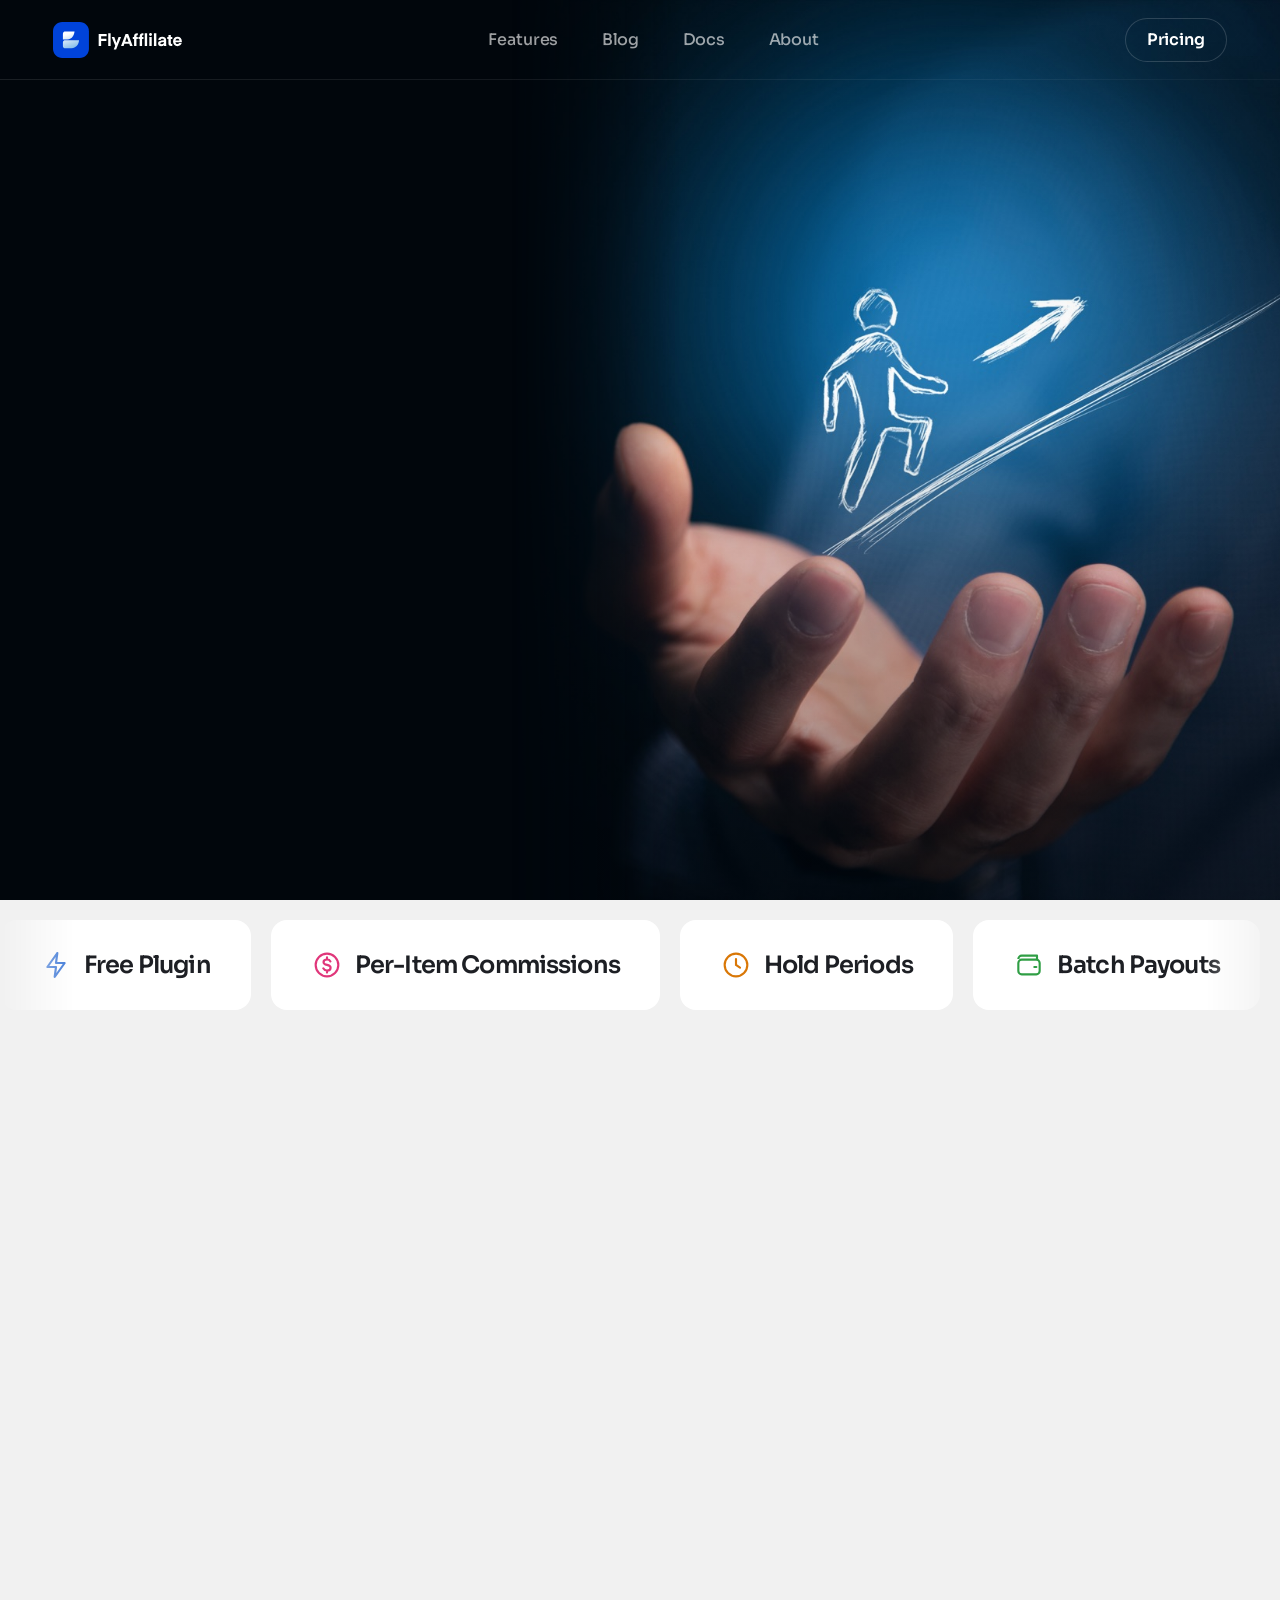
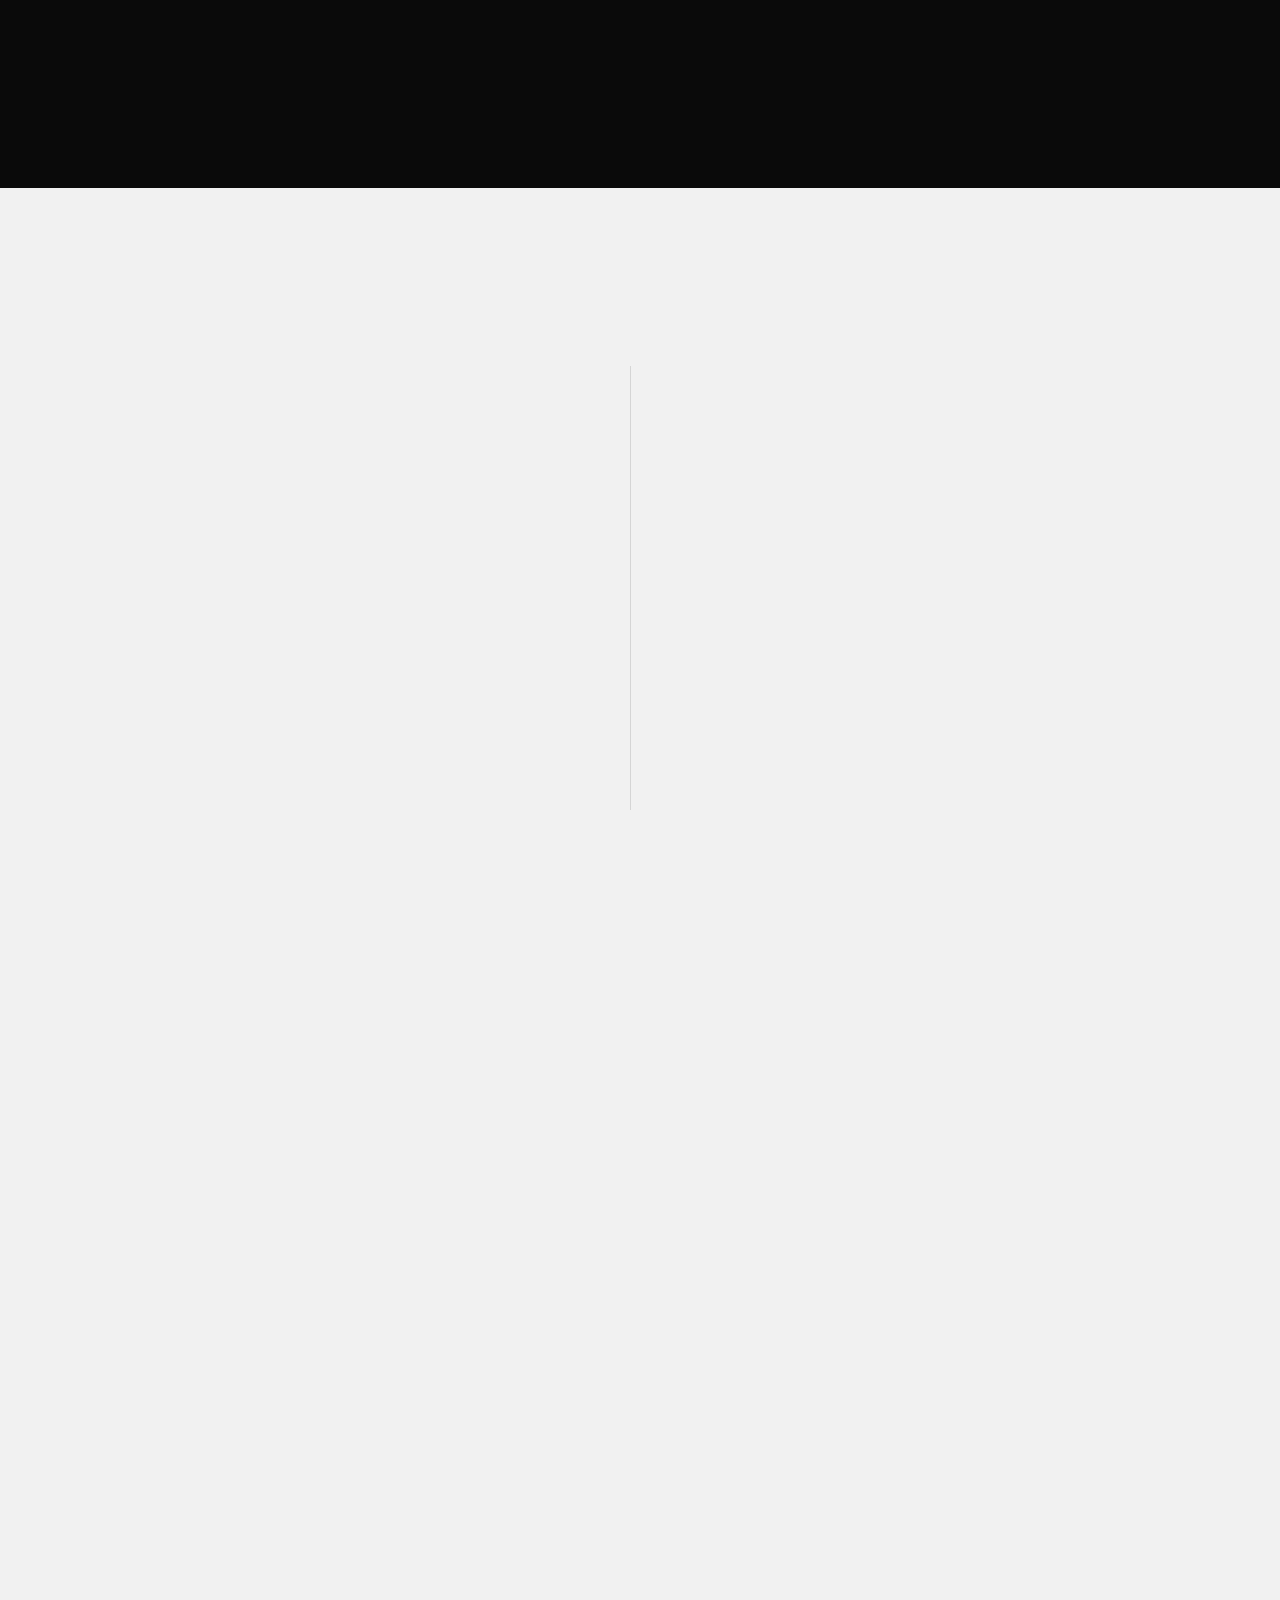
<file: index.html>
<!doctype html>
<html lang="en">
<head>
<meta charset="utf-8">
<meta name="viewport" content="width=device-width, initial-scale=1">
<title>FlyAffiliate — Run Your Own Affiliate Program on WordPress</title>
<meta name="description" content="FlyAffiliate lets you recruit affiliates, track referrals, manage commissions and handle payouts from WordPress. Free WordPress plugin.">
<meta property="og:title" content="FlyAffiliate — Run Your Own Affiliate Program on WordPress">
<meta property="og:description" content="FlyAffiliate lets you recruit affiliates, track referrals, manage commissions and handle payouts from WordPress. Free WordPress plugin.">
<meta name="theme-color" content="#f1f1f1">
<link rel="icon" href="/assets/img/favicon.svg" type="image/svg+xml">
<link rel="preconnect" href="https://fonts.googleapis.com">
<link rel="preconnect" href="https://fonts.gstatic.com" crossorigin>
<link rel="stylesheet" href="https://fonts.googleapis.com/css2?family=Sora:wght@400;500;600;700&amp;family=Lato:wght@400;700&amp;display=swap">
<link rel="stylesheet" href="/assets/css/site.css?v=166">
<script>document.documentElement.classList.add('js')</script>
</head>
<body class="page-home">
<a class="skip" href="#main">Skip to content</a>

<header class="hdr">
  <div class="hdr__in">
    <a class="logo" href="/" aria-label="FlyAffiliate home" aria-current="page"><svg class="logo__svg" viewBox="0 0 520 145" fill="none" aria-hidden="true"><path transform="translate(15 0)" d="M178.954 96.4067H169.011V48.0548H201.087V57.1804H178.954V67.3275H200.065V76.453H178.954V96.4067ZM217.172 96.4067H207.502V45.3307H217.172V96.4067ZM229.734 110.572L235.727 95.7938L221.63 60.7216H231.913L240.494 84.5571L249.143 60.7216H259.222L239.268 110.572H229.734ZM269.489 96.4067H259.069L277.252 48.0548H287.74L305.923 96.4067H295.231L292.303 88.0984H272.417L269.489 96.4067ZM282.428 60.313H282.292L275.618 79.1771H289.102L282.428 60.313ZM321.218 60.7216H326.734V68.349H321.218V96.4067H311.548V68.349H306.44V60.7216H311.548V57.8614C311.548 49.2806 316.451 45.3307 323.67 45.3307C325.372 45.3307 326.53 45.4669 326.53 45.4669V53.7753C326.53 53.7753 326.121 53.7072 325.032 53.7072C322.716 53.7072 321.218 54.6606 321.218 57.6571V60.7216ZM343.84 60.7216H349.356V68.349H343.84V96.4067H334.169V68.349H329.062V60.7216H334.169V57.8614C334.169 49.2806 339.072 45.3307 346.291 45.3307C347.994 45.3307 349.151 45.4669 349.151 45.4669V53.7753C349.151 53.7753 348.743 53.7072 347.653 53.7072C345.338 53.7072 343.84 54.6606 343.84 57.6571V60.7216ZM364.202 96.4067H354.531V45.3307H364.202V96.4067ZM377.868 56.0907C374.463 56.0907 372.012 53.7072 372.012 50.3021C372.012 46.8971 374.463 44.4454 377.868 44.4454C381.273 44.4454 383.725 46.8971 383.725 50.3021C383.725 53.7072 381.273 56.0907 377.868 56.0907ZM373.033 96.4067V60.7216H382.704V96.4067H373.033ZM401.259 96.4067H391.588V45.3307H401.259V96.4067ZM431.663 80.3348L423.082 81.7649C418.928 82.5141 417.634 84.0123 417.634 85.9872C417.634 88.4389 419.132 89.7328 423.014 89.7328C428.667 89.7328 431.663 86.4639 431.663 81.7649V80.3348ZM420.835 97.224C412.595 97.224 408.304 92.6612 408.304 86.2596C408.304 80.0624 412.595 76.3849 422.129 74.8867L431.663 73.4566V73.1161C431.663 69.6429 429.484 67.8723 425.262 67.8723C420.767 67.8723 418.996 69.7791 418.656 72.2308H409.122C409.666 66.0335 413.889 59.9044 425.194 59.9044C435.681 59.9044 440.857 64.8758 440.857 73.1842V90.0052C440.857 92.3207 441.265 94.9766 441.878 96.4067H432.548C432.48 96.4067 432.14 94.7723 432.14 92.4569C429.892 95.6576 426.283 97.224 420.835 97.224ZM465.536 87.826V96.2024C465.536 96.2024 463.901 96.611 460.973 96.611C453.141 96.611 450.008 92.5931 450.008 85.7148V68.349H445.173V60.7216H450.008V51.8685H459.679V60.7216H465.604V68.349H459.679V84.6933C459.679 87.0769 460.768 88.1665 463.288 88.1665C464.582 88.1665 465.536 87.826 465.536 87.826ZM504.029 81.3563H478.151C478.832 86.2596 481.965 88.9156 486.8 88.9156C489.728 88.9156 492.52 87.6217 493.678 85.0338H503.416C501.305 92.2526 494.768 97.224 486.527 97.224C475.972 97.224 468.549 89.4604 468.549 78.4961C468.549 67.9404 475.903 59.9044 486.459 59.9044C497.015 59.9044 504.166 67.9404 504.166 78.4961C504.166 80.0624 504.029 81.3563 504.029 81.3563ZM486.391 67.668C481.965 67.668 479.104 70.3239 478.287 74.41H494.495C493.814 70.392 490.886 67.668 486.391 67.668Z" fill="currentColor"/><path d="M107.714 0H37.0553C16.5902 0 0 16.5902 0 37.0553V107.714C0 128.179 16.5902 144.77 37.0553 144.77H107.714C128.179 144.77 144.77 128.179 144.77 107.714V37.0553C144.77 16.5902 128.179 0 107.714 0Z" fill="#0043DA"/><path d="M69.2728 73.4424L86.6224 73.4512L86.6312 73.459H104.872C104.363 82.3335 101.799 89.8923 95.3021 96.3125C84.3555 106.546 74.8352 105.705 61.0267 105.705H57.7572L48.6107 105.671C45.5365 105.671 39.9398 103.157 39.9398 97.6201L39.9222 82.1641C39.9137 75.9901 44.7298 73.4424 49.2562 73.4424H69.2728ZM86.6224 38.2158V38.9033L86.5297 39.0654H86.5375C85.739 49.4347 78.7925 69.2558 57.6722 70.4873H39.9144V47.1328C39.9145 40.7635 45.01 38.2158 49.2562 38.2158H86.6224Z" fill="url(#fa-logo-g1)"/><defs><linearGradient id="fa-logo-g1" x1="78.9513" y1="41.6539" x2="102.679" y2="109.094" gradientUnits="userSpaceOnUse"><stop stop-color="#fff"/><stop offset="1" stop-color="#70B2E6"/></linearGradient></defs></svg></a>
    <nav class="hdr__nav" aria-label="Main">
      <a class="hdr__link" href="/features/">Features</a>
      <a class="hdr__link" href="/blog/">Blog</a>
      <a class="hdr__link" href="/docs/">Docs</a>
      <a class="hdr__link" href="/about/">About</a>
    </nav>
    <a class="btn hdr__cta btn--secondary btn--sm" href="/pricing/"><span class="btn__t">Pricing</span></a>
    <button class="hdr__burger" type="button" aria-label="Open menu" aria-expanded="false" aria-controls="drawer" data-menu><svg viewBox="0 0 24 24" fill="none" stroke="currentColor" stroke-width="1.8" stroke-linecap="round"><path d="M4 8h16M4 16h16"/></svg></button>
  </div>
</header>
<div class="drawer" id="drawer" data-drawer aria-hidden="true">
  <div class="drawer__top"><a class="logo" href="/" aria-label="FlyAffiliate home"><svg class="logo__svg" viewBox="0 0 520 145" fill="none" aria-hidden="true"><path transform="translate(15 0)" d="M178.954 96.4067H169.011V48.0548H201.087V57.1804H178.954V67.3275H200.065V76.453H178.954V96.4067ZM217.172 96.4067H207.502V45.3307H217.172V96.4067ZM229.734 110.572L235.727 95.7938L221.63 60.7216H231.913L240.494 84.5571L249.143 60.7216H259.222L239.268 110.572H229.734ZM269.489 96.4067H259.069L277.252 48.0548H287.74L305.923 96.4067H295.231L292.303 88.0984H272.417L269.489 96.4067ZM282.428 60.313H282.292L275.618 79.1771H289.102L282.428 60.313ZM321.218 60.7216H326.734V68.349H321.218V96.4067H311.548V68.349H306.44V60.7216H311.548V57.8614C311.548 49.2806 316.451 45.3307 323.67 45.3307C325.372 45.3307 326.53 45.4669 326.53 45.4669V53.7753C326.53 53.7753 326.121 53.7072 325.032 53.7072C322.716 53.7072 321.218 54.6606 321.218 57.6571V60.7216ZM343.84 60.7216H349.356V68.349H343.84V96.4067H334.169V68.349H329.062V60.7216H334.169V57.8614C334.169 49.2806 339.072 45.3307 346.291 45.3307C347.994 45.3307 349.151 45.4669 349.151 45.4669V53.7753C349.151 53.7753 348.743 53.7072 347.653 53.7072C345.338 53.7072 343.84 54.6606 343.84 57.6571V60.7216ZM364.202 96.4067H354.531V45.3307H364.202V96.4067ZM377.868 56.0907C374.463 56.0907 372.012 53.7072 372.012 50.3021C372.012 46.8971 374.463 44.4454 377.868 44.4454C381.273 44.4454 383.725 46.8971 383.725 50.3021C383.725 53.7072 381.273 56.0907 377.868 56.0907ZM373.033 96.4067V60.7216H382.704V96.4067H373.033ZM401.259 96.4067H391.588V45.3307H401.259V96.4067ZM431.663 80.3348L423.082 81.7649C418.928 82.5141 417.634 84.0123 417.634 85.9872C417.634 88.4389 419.132 89.7328 423.014 89.7328C428.667 89.7328 431.663 86.4639 431.663 81.7649V80.3348ZM420.835 97.224C412.595 97.224 408.304 92.6612 408.304 86.2596C408.304 80.0624 412.595 76.3849 422.129 74.8867L431.663 73.4566V73.1161C431.663 69.6429 429.484 67.8723 425.262 67.8723C420.767 67.8723 418.996 69.7791 418.656 72.2308H409.122C409.666 66.0335 413.889 59.9044 425.194 59.9044C435.681 59.9044 440.857 64.8758 440.857 73.1842V90.0052C440.857 92.3207 441.265 94.9766 441.878 96.4067H432.548C432.48 96.4067 432.14 94.7723 432.14 92.4569C429.892 95.6576 426.283 97.224 420.835 97.224ZM465.536 87.826V96.2024C465.536 96.2024 463.901 96.611 460.973 96.611C453.141 96.611 450.008 92.5931 450.008 85.7148V68.349H445.173V60.7216H450.008V51.8685H459.679V60.7216H465.604V68.349H459.679V84.6933C459.679 87.0769 460.768 88.1665 463.288 88.1665C464.582 88.1665 465.536 87.826 465.536 87.826ZM504.029 81.3563H478.151C478.832 86.2596 481.965 88.9156 486.8 88.9156C489.728 88.9156 492.52 87.6217 493.678 85.0338H503.416C501.305 92.2526 494.768 97.224 486.527 97.224C475.972 97.224 468.549 89.4604 468.549 78.4961C468.549 67.9404 475.903 59.9044 486.459 59.9044C497.015 59.9044 504.166 67.9404 504.166 78.4961C504.166 80.0624 504.029 81.3563 504.029 81.3563ZM486.391 67.668C481.965 67.668 479.104 70.3239 478.287 74.41H494.495C493.814 70.392 490.886 67.668 486.391 67.668Z" fill="currentColor"/><path d="M107.714 0H37.0553C16.5902 0 0 16.5902 0 37.0553V107.714C0 128.179 16.5902 144.77 37.0553 144.77H107.714C128.179 144.77 144.77 128.179 144.77 107.714V37.0553C144.77 16.5902 128.179 0 107.714 0Z" fill="#0043DA"/><path d="M69.2728 73.4424L86.6224 73.4512L86.6312 73.459H104.872C104.363 82.3335 101.799 89.8923 95.3021 96.3125C84.3555 106.546 74.8352 105.705 61.0267 105.705H57.7572L48.6107 105.671C45.5365 105.671 39.9398 103.157 39.9398 97.6201L39.9222 82.1641C39.9137 75.9901 44.7298 73.4424 49.2562 73.4424H69.2728ZM86.6224 38.2158V38.9033L86.5297 39.0654H86.5375C85.739 49.4347 78.7925 69.2558 57.6722 70.4873H39.9144V47.1328C39.9145 40.7635 45.01 38.2158 49.2562 38.2158H86.6224Z" fill="url(#fa-logo-g2)"/><defs><linearGradient id="fa-logo-g2" x1="78.9513" y1="41.6539" x2="102.679" y2="109.094" gradientUnits="userSpaceOnUse"><stop stop-color="#fff"/><stop offset="1" stop-color="#70B2E6"/></linearGradient></defs></svg></a><button class="drawer__x" type="button" aria-label="Close menu" data-menu-close><svg viewBox="0 0 24 24" fill="none" stroke="currentColor" stroke-width="1.8" stroke-linecap="round"><path d="m6 6 12 12M18 6 6 18"/></svg></button></div>
  <nav class="drawer__nav" aria-label="Mobile">
    <a href="/features/"><small>01</small>Features</a>
    <a href="/blog/"><small>02</small>Blog</a>
    <a href="/docs/"><small>03</small>Docs</a>
    <a href="/about/"><small>04</small>About</a>
    <a href="/pricing/"><small>05</small>Pricing</a>
  </nav>
  <div class="drawer__foot"><a class="btn" href="https://wordpress.org/plugins/search/flyaffiliate/" target="_blank" rel="noopener"><span class="btn__t">Get Started</span><span class="btn__i" aria-hidden="true"><svg viewBox="0 0 28 16" fill="none" stroke="currentColor" stroke-width="1.6" stroke-linecap="round" stroke-linejoin="round"><path d="M1.5 8h24M19 1.5 25.5 8 19 14.5"/></svg></span></a><p>Free WordPress plugin</p></div>
</div>
<main id="main">

<section class="uhero" aria-labelledby="hero-h">
  <div class="uhero__panel">
    <div class="uhero__copy">
      <div class="uhero__main">
        <div class="uhero__proof" data-reveal>
          <span class="uhero__avs" aria-hidden="true"><img src="/assets/img/demo-avatar-1.jpg" alt="" width="34" height="34"><img src="/assets/img/demo-avatar-2.jpg" alt="" width="34" height="34"><span>+</span></span>
          <span>For customers, creators &amp; partners</span>
        </div>
        <h1 id="hero-h" class="uhero__h1" data-reveal>Run Your Own Affiliate Program on WordPress</h1>
        <p class="uhero__p" data-reveal>Turn customers, creators, and partners into a sales channel. FlyAffiliate lets you recruit affiliates, track referrals, manage commissions, and handle payouts from WordPress.</p>
        <div class="uhero__btns" data-reveal>
          <a class="btn" href="https://wordpress.org/plugins/search/flyaffiliate/" target="_blank" rel="noopener"><span class="btn__t">Start Your Affiliate Program</span><span class="btn__i" aria-hidden="true"><svg viewBox="0 0 28 16" fill="none" stroke="currentColor" stroke-width="1.6" stroke-linecap="round" stroke-linejoin="round"><path d="M1.5 8h24M19 1.5 25.5 8 19 14.5"/></svg></span></a>
          <a class="btn btn--tertiary" href="/features/"><span class="btn__t">Explore Features</span></a>
        </div>
      </div>
    </div>
    <div class="uhero__visual">
      <div class="uhero__img" aria-hidden="true"></div>
      <div class="uhero__chips" role="list" aria-label="What FlyAffiliate handles">
        <div class="uhero__chiprow" data-reveal-stagger><span class="uhero__chip" role="listitem"><span class="uhero__chip-ic" style="background:#7cc8ff"><svg viewBox="0 0 20 20" fill="currentColor"><path d="M10 0c.6 5.2 4.2 8.8 10 10-5.8 1.2-9.4 4.8-10 10-.6-5.2-4.2-8.8-10-10C5.8 8.8 9.4 5.2 10 0Z"/></svg></span>Recruit</span><span class="uhero__chip" role="listitem"><span class="uhero__chip-ic" style="background:#86ecaa"><svg viewBox="0 0 20 20" fill="currentColor"><path d="M10 0c.6 5.2 4.2 8.8 10 10-5.8 1.2-9.4 4.8-10 10-.6-5.2-4.2-8.8-10-10C5.8 8.8 9.4 5.2 10 0Z"/></svg></span>Track</span><span class="uhero__chip" role="listitem"><span class="uhero__chip-ic" style="background:#ff86ad"><svg viewBox="0 0 20 20" fill="currentColor"><path d="M10 0c.6 5.2 4.2 8.8 10 10-5.8 1.2-9.4 4.8-10 10-.6-5.2-4.2-8.8-10-10C5.8 8.8 9.4 5.2 10 0Z"/></svg></span>Commissions</span></div>
        <div class="uhero__chiprow" data-reveal-stagger><span class="uhero__chip" role="listitem"><span class="uhero__chip-ic" style="background:#f2ee74"><svg viewBox="0 0 20 20" fill="currentColor"><path d="M10 0c.6 5.2 4.2 8.8 10 10-5.8 1.2-9.4 4.8-10 10-.6-5.2-4.2-8.8-10-10C5.8 8.8 9.4 5.2 10 0Z"/></svg></span>Hold</span><span class="uhero__chip" role="listitem"><span class="uhero__chip-ic" style="background:#ec97ff"><svg viewBox="0 0 20 20" fill="currentColor"><path d="M10 0c.6 5.2 4.2 8.8 10 10-5.8 1.2-9.4 4.8-10 10-.6-5.2-4.2-8.8-10-10C5.8 8.8 9.4 5.2 10 0Z"/></svg></span>Payouts</span></div>
      </div>
    </div>
  </div>
  <div class="logos" aria-label="Highlights">
    <div class="logos__track"><ul class="logos__row"><li><span class="logos__ic" style="color:#2f6fd6"><svg viewBox="0 0 24 24" fill="none" stroke="currentColor" stroke-width="1.6" stroke-linejoin="round"><path d="M13 3 5.5 13.5H12L11 21l7.5-10.5H12z"/></svg></span>Free Plugin</li><li><span class="logos__ic" style="color:#e0367a"><svg viewBox="0 0 24 24" fill="none" stroke="currentColor" stroke-width="1.6" stroke-linecap="round"><circle cx="12" cy="12" r="8.5"/><path d="M14.6 9.3c-.5-.9-1.5-1.4-2.6-1.4-1.5 0-2.6.8-2.6 2s1.1 1.7 2.6 2 2.7.8 2.7 2.1-1.2 2.1-2.7 2.1c-1.2 0-2.3-.6-2.8-1.6M12 6.3v1.6m0 8.3v1.5"/></svg></span>Per-Item Commissions</li><li><span class="logos__ic" style="color:#d97706"><svg viewBox="0 0 24 24" fill="none" stroke="currentColor" stroke-width="1.6" stroke-linecap="round"><circle cx="12" cy="12" r="8.5"/><path d="M12 7.5V12l3 2"/></svg></span>Hold Periods</li><li><span class="logos__ic" style="color:#2f9e44"><svg viewBox="0 0 24 24" fill="none" stroke="currentColor" stroke-width="1.6" stroke-linejoin="round"><path d="M4 7.5A2.5 2.5 0 0 1 6.5 5H18v3"/><rect x="4" y="8" width="16" height="11" rx="2.5"/><path d="M16 13.5h1.5" stroke-linecap="round"/></svg></span>Batch Payouts</li><li><span class="logos__ic" style="color:#4f46e5"><svg viewBox="0 0 24 24" fill="none" stroke="currentColor" stroke-width="1.6" stroke-linejoin="round"><path d="M6 3.5h8l4 4V20.5H6z"/><path d="M14 3.5v4h4M9 12.5h6M9 16h6" stroke-linecap="round"/></svg></span>CSV Export</li><li><span class="logos__ic" style="color:#0ea5a4"><svg viewBox="0 0 24 24" fill="none" stroke="currentColor" stroke-width="1.6" stroke-linejoin="round"><path d="M12 3.5 19 6v5.5c0 4.3-2.9 7.7-7 9-4.1-1.3-7-4.7-7-9V6z"/><path d="m9 12 2.2 2.2L15.5 10" stroke-linecap="round"/></svg></span>No Third-Party Network</li><li><span class="logos__ic" style="color:#8d4dff"><svg viewBox="0 0 24 24" fill="none" stroke="currentColor" stroke-width="1.6" stroke-linejoin="round"><path d="M4 9.5 5.5 4h13L20 9.5M4 9.5h16M4 9.5a2.7 2.7 0 0 0 5.3 0 2.7 2.7 0 0 0 5.4 0 2.7 2.7 0 0 0 5.3 0M5.5 12v8h13v-8M10 20v-5h4v5"/></svg></span>Built by weDevs</li></ul><ul class="logos__row" aria-hidden="true"><li><span class="logos__ic" style="color:#2f6fd6"><svg viewBox="0 0 24 24" fill="none" stroke="currentColor" stroke-width="1.6" stroke-linejoin="round"><path d="M13 3 5.5 13.5H12L11 21l7.5-10.5H12z"/></svg></span>Free Plugin</li><li><span class="logos__ic" style="color:#e0367a"><svg viewBox="0 0 24 24" fill="none" stroke="currentColor" stroke-width="1.6" stroke-linecap="round"><circle cx="12" cy="12" r="8.5"/><path d="M14.6 9.3c-.5-.9-1.5-1.4-2.6-1.4-1.5 0-2.6.8-2.6 2s1.1 1.7 2.6 2 2.7.8 2.7 2.1-1.2 2.1-2.7 2.1c-1.2 0-2.3-.6-2.8-1.6M12 6.3v1.6m0 8.3v1.5"/></svg></span>Per-Item Commissions</li><li><span class="logos__ic" style="color:#d97706"><svg viewBox="0 0 24 24" fill="none" stroke="currentColor" stroke-width="1.6" stroke-linecap="round"><circle cx="12" cy="12" r="8.5"/><path d="M12 7.5V12l3 2"/></svg></span>Hold Periods</li><li><span class="logos__ic" style="color:#2f9e44"><svg viewBox="0 0 24 24" fill="none" stroke="currentColor" stroke-width="1.6" stroke-linejoin="round"><path d="M4 7.5A2.5 2.5 0 0 1 6.5 5H18v3"/><rect x="4" y="8" width="16" height="11" rx="2.5"/><path d="M16 13.5h1.5" stroke-linecap="round"/></svg></span>Batch Payouts</li><li><span class="logos__ic" style="color:#4f46e5"><svg viewBox="0 0 24 24" fill="none" stroke="currentColor" stroke-width="1.6" stroke-linejoin="round"><path d="M6 3.5h8l4 4V20.5H6z"/><path d="M14 3.5v4h4M9 12.5h6M9 16h6" stroke-linecap="round"/></svg></span>CSV Export</li><li><span class="logos__ic" style="color:#0ea5a4"><svg viewBox="0 0 24 24" fill="none" stroke="currentColor" stroke-width="1.6" stroke-linejoin="round"><path d="M12 3.5 19 6v5.5c0 4.3-2.9 7.7-7 9-4.1-1.3-7-4.7-7-9V6z"/><path d="m9 12 2.2 2.2L15.5 10" stroke-linecap="round"/></svg></span>No Third-Party Network</li><li><span class="logos__ic" style="color:#8d4dff"><svg viewBox="0 0 24 24" fill="none" stroke="currentColor" stroke-width="1.6" stroke-linejoin="round"><path d="M4 9.5 5.5 4h13L20 9.5M4 9.5h16M4 9.5a2.7 2.7 0 0 0 5.3 0 2.7 2.7 0 0 0 5.4 0 2.7 2.7 0 0 0 5.3 0M5.5 12v8h13v-8M10 20v-5h4v5"/></svg></span>Built by weDevs</li></ul></div>
  </div>
</section>

<section class="sec" id="audience" aria-labelledby="aud-h">
  <div class="wrap">
    <div class="au__head">
      <h2 id="aud-h" class="h2" data-reveal>Turn Your Audience <br>Into Sales</h2>
      <p class="au__sub" data-reveal>Give the people who recommend your products <br>a way to earn from every sale they bring.</p>
    </div>
    <div class="au" data-reveal-stagger>
      <article class="au__card au__photo">
        <span class="au__pic" aria-hidden="true"><svg viewBox="0 0 24 24" fill="none" stroke="currentColor" stroke-width="1.7" stroke-linecap="round"><circle cx="10" cy="8.5" r="3.6"/><path d="M3.5 19.5c1.1-3.3 3.6-5 6.5-5s5.4 1.7 6.5 5M18.5 7v6M15.5 10h6"/></svg></span>
        <div class="au__photo-in">
          <h3 class="au__big">Bring Affiliates On Board</h3>
          <p class="au__pd">Simple registration and email activation.</p>
        </div>
      </article>
      <article class="au__card">
        <div><h3 class="au__t">Give Every <br>Affiliate a Link</h3><p class="au__d">Unique referral links for your store, pages and products.</p></div>
        <div class="au__foot">
          <p class="au__k"><span>yourstore.com/?affiliate=</span><b>1</b></p>
          <div class="au__avs" aria-hidden="true"><img src="/assets/img/demo-avatar-1.jpg" alt="" width="56" height="56"><img src="/assets/img/demo-avatar-2.jpg" alt="" width="56" height="56"><img src="/assets/img/demo-avatar-3.jpg" alt="" width="56" height="56"><img src="/assets/img/demo-avatar-4.jpg" alt="" width="56" height="56"><span class="au__plus"><svg viewBox="0 0 24 24" fill="none" stroke="currentColor" stroke-width="1.7" stroke-linecap="round" stroke-linejoin="round"><path d="M10 14a4.5 4.5 0 0 0 6.4 0l3.2-3.2a4.5 4.5 0 0 0-6.4-6.4L11.6 6"/><path d="M14 10a4.5 4.5 0 0 0-6.4 0l-3.2 3.2a4.5 4.5 0 0 0 6.4 6.4l1.6-1.6"/></svg></span></div>
        </div>
      </article>
      <article class="au__card">
        <div class="au__order" aria-hidden="true"><span class="au__oi"><svg viewBox="0 0 24 24" fill="none" stroke="currentColor" stroke-width="1.6" stroke-linecap="round" stroke-linejoin="round"><path d="M3 4h2.2l2.2 11h10.8L20.5 7H6.4"/><circle cx="9.5" cy="19" r="1.4"/><circle cx="17" cy="19" r="1.4"/></svg></span><div><b>Order #2481</b><small>Referred by Maya</small></div><span class="st st--pending">Pending</span></div>
        <div><h3 class="au__t">Track Referred Sales</h3><p class="au__d">Connect affiliate referrals to WooCommerce orders.</p></div>
      </article>
    </div>
  </div>
</section>

<section class="sec" id="ledger" aria-labelledby="led-h">
  <div class="wrap">
    <div class="split-head">
      <h2 id="led-h" class="h2" data-reveal>Every Commission, <br>Clearly Tracked</h2>
      <p class="lead muted" data-reveal>From the first referral to the final payout, <br>keep every commission in one clear place.</p>
    </div>
    <ol class="flow" data-reveal-stagger><li><span>Referral</span><i aria-hidden="true"><svg viewBox="0 0 28 16" fill="none" stroke="currentColor" stroke-width="1.6" stroke-linecap="round" stroke-linejoin="round"><path d="M1.5 8h24M19 1.5 25.5 8 19 14.5"/></svg></i></li><li><span>Visit</span><i aria-hidden="true"><svg viewBox="0 0 28 16" fill="none" stroke="currentColor" stroke-width="1.6" stroke-linecap="round" stroke-linejoin="round"><path d="M1.5 8h24M19 1.5 25.5 8 19 14.5"/></svg></i></li><li><span>Order</span><i aria-hidden="true"><svg viewBox="0 0 28 16" fill="none" stroke="currentColor" stroke-width="1.6" stroke-linecap="round" stroke-linejoin="round"><path d="M1.5 8h24M19 1.5 25.5 8 19 14.5"/></svg></i></li><li><span>Commission</span><i aria-hidden="true"><svg viewBox="0 0 28 16" fill="none" stroke="currentColor" stroke-width="1.6" stroke-linecap="round" stroke-linejoin="round"><path d="M1.5 8h24M19 1.5 25.5 8 19 14.5"/></svg></i></li><li><span>Payout</span></li></ol>
    <figure class="work" data-reveal>
      <div class="work__media art art--meadow">
<div class="ui ui--ledger">
  <div class="ui__bar"><span class="ui__title">Commissions</span><span class="ui__actions"><span class="ui__ghost"><svg viewBox="0 0 24 24" fill="none" stroke="currentColor" stroke-width="1.7" stroke-linecap="round" stroke-linejoin="round"><path d="M12 4v11m-4.5-4.5L12 15l4.5-4.5M5 19h14"/></svg>Export CSV</span><span class="ui__solid">+ Add commission</span></span></div>
  <div class="ui-tabs"><span class="on">All <i>128</i></span><span>Pending <i>24</i></span><span>Unpaid <i>41</i></span><span>Paid <i>57</i></span><span>Rejected <i>6</i></span></div>
  <div class="ui-table" role="presentation">
    <div class="ui-tr ui-th"><span>Affiliate</span><span>Order</span><span class="hide-s">Product</span><span>Commission</span><span>Status</span></div>
    <div class="ui-tr"><span class="ui-who"><span class="av" style="--h:18">MK</span>Maya Khan</span><span class="ui-mono">#2481</span><span class="hide-s">Leather Tote</span><span class="ui-num">$18.40</span><span><span class="st st--pending">Pending</span></span></div><div class="ui-tr"><span class="ui-who"><span class="av" style="--h:200">JR</span>Jonas Reed</span><span class="ui-mono">#2476</span><span class="hide-s">Canvas Sneakers</span><span class="ui-num">$9.60</span><span><span class="st st--unpaid">Unpaid</span></span></div><div class="ui-tr"><span class="ui-who"><span class="av" style="--h:140">AL</span>Ava Lim</span><span class="ui-mono">#2470</span><span class="hide-s">Wool Overshirt</span><span class="ui-num">$22.00</span><span><span class="st st--paid">Paid</span></span></div><div class="ui-tr"><span class="ui-who"><span class="av" style="--h:260">TO</span>Tomi Ola</span><span class="ui-mono">#2463</span><span class="hide-s">Desk Lamp</span><span class="ui-num">$6.25</span><span><span class="st st--rejected">Rejected</span></span></div><div class="ui-tr"><span class="ui-who"><span class="av" style="--h:30">SP</span>Sara Pérez</span><span class="ui-mono">#2459</span><span class="hide-s">Travel Mug</span><span class="ui-num">$4.80</span><span><span class="st st--unpaid">Unpaid</span></span></div><div class="ui-tr"><span class="ui-who"><span class="av" style="--h:320">DN</span>Dev Nair</span><span class="ui-mono">#2452</span><span class="hide-s">Linen Shirt</span><span class="ui-num">$12.90</span><span><span class="st st--paid">Paid</span></span></div>
  </div>
</div></div>
    </figure>
    <div class="status4" data-reveal-stagger>
      <article class="status"><h3 class="st st--pending">Pending</h3><p>Still waiting to become payable.</p></article><article class="status"><h3 class="st st--unpaid">Unpaid</h3><p>Ready for a payout.</p></article><article class="status"><h3 class="st st--paid">Paid</h3><p>Payment completed.</p></article><article class="status"><h3 class="st st--rejected">Rejected</h3><p>No longer payable.</p></article>
    </div>
  </div>
</section>

<section class="sec" id="rules" aria-labelledby="rules-h">
  <div class="wrap rl" data-rules>
    <div class="rl__copy">
      <h2 id="rules-h" class="h2" data-reveal>Commission Rules That Fit Your Store</h2>
      <p class="lead muted rl__sub" data-reveal>Different products. Different margins. Better control. <br>Set a rate per product, a store-wide default and a maximum.</p>
      <div class="rl__list" data-reveal>
        <div class="rl__row is-open" data-rule>
          <h3 class="rl__h"><button class="rl__head" type="button" aria-expanded="true" aria-controls="rule-0"><span class="rl__ic" aria-hidden="true"><svg viewBox="0 0 24 24" fill="none" stroke="currentColor" stroke-width="1.6" stroke-linecap="round"><circle cx="12" cy="12" r="8.5"/><path d="M14.6 9.3c-.5-.9-1.5-1.4-2.6-1.4-1.5 0-2.6.8-2.6 2s1.1 1.7 2.6 2 2.7.8 2.7 2.1-1.2 2.1-2.7 2.1c-1.2 0-2.3-.6-2.8-1.6M12 6.3v1.6m0 8.3v1.5"/></svg></span><span class="rl__t">Per-Item Commissions</span><span class="rl__pm" aria-hidden="true"></span></button></h3>
          <div class="rl__body" id="rule-0" role="region"><div><p class="rl__d">Calculate commissions for each product in an order.</p></div></div>
          <span class="rl__bar" aria-hidden="true"></span>
        </div>
        <div class="rl__row" data-rule>
          <h3 class="rl__h"><button class="rl__head" type="button" aria-expanded="false" aria-controls="rule-1"><span class="rl__ic" aria-hidden="true"><svg viewBox="0 0 24 24" fill="none" stroke="currentColor" stroke-width="1.7" stroke-linecap="round"><path d="M18 6 6 18"/><circle cx="7.5" cy="7.5" r="2.5"/><circle cx="16.5" cy="16.5" r="2.5"/></svg></span><span class="rl__t">One Default Rate</span><span class="rl__pm" aria-hidden="true"></span></button></h3>
          <div class="rl__body" id="rule-1" role="region"><div><p class="rl__d">Set one rate that applies across your store.</p></div></div>
          <span class="rl__bar" aria-hidden="true"></span>
        </div>
        <div class="rl__row" data-rule>
          <h3 class="rl__h"><button class="rl__head" type="button" aria-expanded="false" aria-controls="rule-2"><span class="rl__ic" aria-hidden="true"><svg viewBox="0 0 24 24" fill="none" stroke="currentColor" stroke-width="1.7" stroke-linecap="round" stroke-linejoin="round"><path d="M4 18h16M6 14l4-4 3 3 5-6"/><path d="M4 5h16" stroke-dasharray="2 2.5"/></svg></span><span class="rl__t">Maximum Commission</span><span class="rl__pm" aria-hidden="true"></span></button></h3>
          <div class="rl__body" id="rule-2" role="region"><div><p class="rl__d">Keep every commission within your limits.</p></div></div>
          <span class="rl__bar" aria-hidden="true"></span>
        </div>
      </div>
    </div>
    <div class="rl__vis art" data-reveal aria-hidden="true">
      <div class="rl__panel rl__panel--c1 is-on" data-rule-panel>
        <div class="rl__chips"><span>3 items</span></div>
        <div class="rl__ui">
<div class="ui ui--mini">
  <div class="ui__bar"><span class="ui__title">Order #2481</span><span class="st st--pending">Pending</span></div>
  <div class="ui__body ui-lines">
    <div><span>Leather Tote</span><span>10%</span><b>$12.00</b></div>
    <div><span>Card Holder</span><span>10%</span><b>$4.00</b></div>
    <div><span>Gift Wrap</span><span>10%</span><b>$0.50</b></div>
    <div class="ui-total"><span>Commission</span><b>$16.50</b></div>
  </div>
</div></div>
        <div class="rl__meter"><p><span>Commission on this order</span><b>$16.50</b></p><i style="--p:100%"></i></div>
      </div>
      <div class="rl__panel rl__panel--c2" data-rule-panel>
        <div class="rl__chips"><span>All products</span></div>
        <div class="rl__ui">
<div class="ui ui--mini">
  <div class="ui__bar"><span class="ui__title">Commission settings</span></div>
  <div class="ui__body">
    <div class="ui-cap"><span class="ui-k">Default rate</span><span class="ui-v">10%</span></div>
    <div class="ui-lines ui-lines--tight"><div><span>Applies to</span><b>All products</b></div></div>
  </div>
</div></div>
        <div class="rl__meter"><p><span>Default rate</span><b>10%</b></p><i style="--p:50%"></i></div>
      </div>
      <div class="rl__panel rl__panel--c3" data-rule-panel>
        <div class="rl__chips"><span>Per item</span></div>
        <div class="rl__ui">
<div class="ui ui--mini">
  <div class="ui__bar"><span class="ui__title">Maximum commission</span></div>
  <div class="ui__body">
    <div class="ui-cap"><span class="ui-k">Maximum rate</span><span class="ui-v">20%</span></div>
    <div class="ui-meter"><i style="width:50%"></i></div>
    <div class="ui-capnote"><span>Default 10%</span><b>Cap 20%</b></div>
  </div>
</div></div>
        <div class="rl__meter"><p><span>Commission cap</span><b>20%</b></p><i style="--p:100%"></i></div>
      </div>
    </div>
  </div>
</section>

<section class="sec" id="hold" aria-labelledby="hold-h">
  <div class="wrap">
    <div class="split-head">
      <h2 id="hold-h" class="h2" data-reveal>Hold Commissions <br>Until They’re Ready</h2>
      <p class="lead muted" data-reveal>Don’t pay commissions before the sale is ready. Set a hold <br>period and let order status guide the commission lifecycle.</p>
    </div>
    <div class="proc proc--icons" data-proc data-reveal>
      <article class="proc__card is-active" data-proc-card>
        <button class="proc__hit" type="button" aria-expanded="true" aria-label="Set Your Hold Period"></button>
        <div class="proc__top"><div class="proc__head"><h3 class="proc__t">Set Your Hold Period</h3><p class="proc__d">Choose when commissions become payable. New commissions stay pending for the period you set, so returns and cancellations can settle before anything is owed.</p></div><span class="proc__ico" aria-hidden="true"><svg viewBox="0 0 24 24" fill="none" stroke="currentColor" stroke-width="1.6" stroke-linecap="round"><circle cx="12" cy="12" r="8.5"/><path d="M12 7.5V12l3 2"/></svg></span></div>
        <div class="proc__body"><div class="proc__vis">
<div class="ui ui--hold">
  <div class="ui__bar"><span class="ui__title">Commission #C-1093</span><span class="st st--pending">Pending</span></div>
  <div class="ui__body">
    <ol class="ui-steps">
      <li class="done"><b>Order completed</b><span>WooCommerce · #2481</span></li>
      <li class="now"><b>Hold period</b><span>Pending for the days you set</span></li>
      <li class=""><b>Payable</b><span>Moves to Unpaid</span></li>
    </ol>
  </div>
</div></div></div>
        <div class="proc__foot"><span></span><span class="proc__btn" aria-hidden="true"><svg viewBox="0 0 20 20" fill="none" stroke="currentColor" stroke-width="1.6" stroke-linecap="round"><path d="M10 3v14M3 10h14"/></svg></span></div>
      </article>
      <article class="proc__card" data-proc-card>
        <button class="proc__hit" type="button" aria-expanded="false" aria-label="Follow Order Status"></button>
        <div class="proc__top"><div class="proc__head"><h3 class="proc__t">Follow Order Status</h3><p class="proc__d">Keep commissions tied to the underlying order. As the WooCommerce order moves forward, its commission follows, so what you owe matches what actually sold.</p></div><span class="proc__ico" aria-hidden="true"><svg viewBox="0 0 24 24" fill="none" stroke="currentColor" stroke-width="1.7" stroke-linecap="round" stroke-linejoin="round"><path d="M20 11a8 8 0 0 0-14.3-4.9L4 8"/><path d="M4 3.5V8h4.5"/><path d="M4 13a8 8 0 0 0 14.3 4.9L20 16"/><path d="M20 20.5V16h-4.5"/></svg></span></div>
        <div class="proc__body"><div class="proc__vis">
<div class="ui ui--mini">
  <div class="ui__bar"><span class="ui__title">Status sync</span><span class="ui__pill">Automatic</span></div>
  <div class="ui__body ui-lines">
    <div><span>Order #2481</span><b>Completed</b></div>
    <div class="ui-sync" aria-hidden="true"><svg viewBox="0 0 28 16" fill="none" stroke="currentColor" stroke-width="1.6" stroke-linecap="round" stroke-linejoin="round"><path d="M1.5 8h24M19 1.5 25.5 8 19 14.5"/></svg></div>
    <div><span>Commission</span><span class="st st--pending">Pending</span></div>
  </div>
</div></div></div>
        <div class="proc__foot"><span></span><span class="proc__btn" aria-hidden="true"><svg viewBox="0 0 20 20" fill="none" stroke="currentColor" stroke-width="1.6" stroke-linecap="round"><path d="M10 3v14M3 10h14"/></svg></span></div>
      </article>
      <article class="proc__card" data-proc-card>
        <button class="proc__hit" type="button" aria-expanded="false" aria-label="Handle Refunds"></button>
        <div class="proc__top"><div class="proc__head"><h3 class="proc__t">Handle Refunds</h3><p class="proc__d">Reject eligible commissions after refunds when enabled. When an order is refunded, its commission stops short of becoming payable, so you never pay for a sale you didn’t keep.</p></div><span class="proc__ico" aria-hidden="true"><svg viewBox="0 0 24 24" fill="none" stroke="currentColor" stroke-width="1.7" stroke-linecap="round" stroke-linejoin="round"><path d="M9 14 4 9l5-5"/><path d="M4 9h10.5a5.5 5.5 0 0 1 0 11H11"/></svg></span></div>
        <div class="proc__body"><div class="proc__vis">
<div class="ui ui--mini">
  <div class="ui__bar"><span class="ui__title">Order #2463</span><span class="st st--rejected">Refunded</span></div>
  <div class="ui__body ui-lines">
    <div><span>Desk Lamp</span><b>$6.25</b></div>
    <div class="ui-total"><span>Commission</span><span class="st st--rejected">Rejected</span></div>
  </div>
</div></div></div>
        <div class="proc__foot"><span></span><span class="proc__btn" aria-hidden="true"><svg viewBox="0 0 20 20" fill="none" stroke="currentColor" stroke-width="1.6" stroke-linecap="round"><path d="M10 3v14M3 10h14"/></svg></span></div>
      </article>
    </div>
  </div>
</section>

<section class="sec sec--dark" id="reports" aria-labelledby="rep-h">
  <div class="wrap">
    <div class="split-head">
      <h2 id="rep-h" class="h2" data-reveal>Know What’s Driving <br>Your Affiliate Sales</h2>
      <p class="lead muted" data-reveal>See the numbers behind your program: the revenue affiliates <br>bring in, what commissions cost, and who performs best.</p>
    </div>
    <div class="rb" data-reveal-stagger>
      <article class="rb__tile rb__tile--wide rb__tile--orange">
        <div class="rb__head"><span class="rb__ic" aria-hidden="true"><svg viewBox="0 0 24 24" fill="none" stroke="currentColor" stroke-width="1.6" stroke-linecap="round"><circle cx="12" cy="12" r="8.5"/><path d="M14.6 9.3c-.5-.9-1.5-1.4-2.6-1.4-1.5 0-2.6.8-2.6 2s1.1 1.7 2.6 2 2.7.8 2.7 2.1-1.2 2.1-2.7 2.1c-1.2 0-2.3-.6-2.8-1.6M12 6.3v1.6m0 8.3v1.5"/></svg></span><div><h3>Revenue &amp; Commission Costs</h3><p>See what affiliates generate and what they cost.</p></div>
          <div class="rb__kpis" aria-hidden="true"><div class="rb__kpi"><span>Revenue</span><b>$48,250</b><small>↑ 18%</small></div><div class="rb__kpi"><span>Costs</span><b>$4,825</b><small>10%</small></div></div></div>
        <div class="pbars" aria-hidden="true">
  <div class="pbars__grid"><i></i><i></i><i></i></div>
  <div class="pbar"><div class="pbar__col" style="--h:38%"><i class="pbar__cost" style="--c:21%"></i></div><small>J</small></div><div class="pbar"><div class="pbar__col" style="--h:50%"><i class="pbar__cost" style="--c:20%"></i></div><small>F</small></div><div class="pbar"><div class="pbar__col" style="--h:44%"><i class="pbar__cost" style="--c:20%"></i></div><small>M</small></div><div class="pbar"><div class="pbar__col" style="--h:58%"><i class="pbar__cost" style="--c:21%"></i></div><small>A</small></div><div class="pbar"><div class="pbar__col" style="--h:64%"><i class="pbar__cost" style="--c:20%"></i></div><small>M</small></div><div class="pbar"><div class="pbar__col" style="--h:55%"><i class="pbar__cost" style="--c:20%"></i></div><small>J</small></div><div class="pbar"><div class="pbar__col" style="--h:70%"><i class="pbar__cost" style="--c:20%"></i></div><small>J</small></div><div class="pbar"><div class="pbar__col" style="--h:76%"><i class="pbar__cost" style="--c:20%"></i></div><small>A</small></div><div class="pbar"><div class="pbar__col" style="--h:72%"><i class="pbar__cost" style="--c:19%"></i></div><small>S</small></div><div class="pbar"><div class="pbar__col" style="--h:84%"><i class="pbar__cost" style="--c:20%"></i></div><small>O</small></div><div class="pbar"><div class="pbar__col" style="--h:80%"><i class="pbar__cost" style="--c:20%"></i></div><small>N</small></div><div class="pbar on"><div class="pbar__col" style="--h:94%"><i class="pbar__cost" style="--c:20%"></i><span class="pbar__tip">$48,250</span></div><small>D</small></div>
</div>
      </article>
      <article class="rb__tile rb__tile--tall">
        <div class="rb__head rb__head--col"><span class="rb__ic" aria-hidden="true"><svg viewBox="0 0 24 24" fill="none" stroke="currentColor" stroke-width="1.6"><circle cx="12" cy="8.5" r="3.8"/><path d="M4.5 20c1.2-3.6 4-5.5 7.5-5.5s6.3 1.9 7.5 5.5" stroke-linecap="round"/></svg></span><h3>Top Affiliates</h3><p>Find your strongest performers.</p></div>
        <ol class="rb__rank" aria-hidden="true"><li><span class="av" style="--h:18">MK</span><span class="rb__n">Maya Khan</span><b>$4,210</b><i style="--w:92%"></i></li><li><span class="av" style="--h:260">AL</span><span class="rb__n">Ava Lim</span><b>$3,380</b><i style="--w:74%"></i></li><li><span class="av" style="--h:320">DN</span><span class="rb__n">Dev Nair</span><b>$2,640</b><i style="--w:58%"></i></li><li><span class="av" style="--h:200">JR</span><span class="rb__n">Jonas Reed</span><b>$1,870</b><i style="--w:41%"></i></li></ol>
      </article>
      <article class="rb__tile">
        <div class="rb__head rb__head--col"><span class="rb__ic" aria-hidden="true"><svg viewBox="0 0 24 24" fill="none" stroke="currentColor" stroke-width="1.6" stroke-linecap="round" stroke-linejoin="round"><path d="M4 20V4m0 16h16"/><path d="m7.5 15 3.5-4 3 2.5 5-6.5"/></svg></span><h3>Visits &amp; Conversions</h3><p>Track traffic and sales from affiliates.</p></div>
        <div class="achart" aria-hidden="true"><svg viewBox="0 0 600 220"><defs><linearGradient id="ag1" x1="0" y1="0" x2="0" y2="1"><stop offset="0" stop-color="#6b97ff" stop-opacity=".45"/><stop offset="1" stop-color="#0043DA" stop-opacity="0"/></linearGradient></defs>
  <line x1="0" x2="600" y1="55" y2="55" class="achart__grid"/><line x1="0" x2="600" y1="110" y2="110" class="achart__grid"/><line x1="0" x2="600" y1="165" y2="165" class="achart__grid"/>
  <path d="M16 204 C24.6 200.2 50.4 183.1 67.6 181.3 C84.8 179.4 102.1 198.3 119.3 192.6 C136.5 186.9 153.7 151.9 170.9 147.1 C188.1 142.4 205.3 168.9 222.5 164.2 C239.8 159.4 257.0 124.4 274.2 118.7 C291.4 113.0 308.6 135.8 325.8 130.1 C343.0 124.4 360.2 89.3 377.5 84.6 C394.7 79.8 411.9 106.4 429.1 101.6 C446.3 96.9 463.5 61.8 480.7 56.1 C497.9 50.4 515.2 73.2 532.4 67.5 C549.6 61.8 575.4 29.6 584.0 22.0 L584 220 L16 220Z" fill="url(#ag1)"/><path d="M16 204 C24.6 200.2 50.4 183.1 67.6 181.3 C84.8 179.4 102.1 198.3 119.3 192.6 C136.5 186.9 153.7 151.9 170.9 147.1 C188.1 142.4 205.3 168.9 222.5 164.2 C239.8 159.4 257.0 124.4 274.2 118.7 C291.4 113.0 308.6 135.8 325.8 130.1 C343.0 124.4 360.2 89.3 377.5 84.6 C394.7 79.8 411.9 106.4 429.1 101.6 C446.3 96.9 463.5 61.8 480.7 56.1 C497.9 50.4 515.2 73.2 532.4 67.5 C549.6 61.8 575.4 29.6 584.0 22.0" class="achart__line"/>
  <circle cx="584" cy="22" r="14" class="achart__halo"/><circle cx="584" cy="22" r="6" class="achart__dot"/></svg>
  <span class="achart__tip" style="left:97.3%;top:10.0%">1,284 visits</span></div>
      </article>
      <article class="rb__tile rb__tile--navy">
        <div class="rb__head rb__head--col"><span class="rb__ic" aria-hidden="true"><svg viewBox="0 0 24 24" fill="none" stroke="currentColor" stroke-width="1.7" stroke-linecap="round" stroke-linejoin="round"><path d="M4 19h16"/><path d="m5 15 4-5 4 3 6-7"/><path d="M15 6h4v4"/></svg></span><h3>Performance Trends</h3><p>See visits and conversions day by day.</p></div>
        <div class="dchart" aria-hidden="true"><div class="dchart__leg"><span><i></i>Visits</span><span><i class="c2"></i>Conversions</span></div><svg viewBox="0 0 600 200">
  <line x1="24" x2="24" y1="0" y2="200" class="dchart__col"/><line x1="116" x2="116" y1="0" y2="200" class="dchart__col"/><line x1="208" x2="208" y1="0" y2="200" class="dchart__col"/><line x1="300" x2="300" y1="0" y2="200" class="dchart__col"/><line x1="392" x2="392" y1="0" y2="200" class="dchart__col"/><line x1="484" x2="484" y1="0" y2="200" class="dchart__col"/><line x1="576" x2="576" y1="0" y2="200" class="dchart__col"/>
  <path d="M24 182 C39.3 179.6 85.3 168.7 116.0 167.5 C146.7 166.3 177.3 177.2 208.0 174.8 C238.7 172.4 269.3 155.5 300.0 153.1 C330.7 150.6 361.3 162.3 392.0 160.3 C422.7 158.3 453.3 146.6 484.0 141.0 C514.7 135.4 560.7 128.9 576.0 126.5" class="dchart__l2"/><path d="M24 124.11764705882352 C39.3 118.9 85.3 95.2 116.0 92.8 C146.7 90.4 177.3 114.1 208.0 109.6 C238.7 105.2 269.3 71.5 300.0 66.2 C330.7 61.0 361.3 83.1 392.0 78.3 C422.7 73.5 453.3 47.3 484.0 37.3 C514.7 27.2 560.7 21.2 576.0 18.0" class="dchart__l1"/>
  <circle cx="24" cy="182" r="5" class="dchart__d2"/><circle cx="116" cy="167.52941176470588" r="5" class="dchart__d2"/><circle cx="208" cy="174.76470588235296" r="5" class="dchart__d2"/><circle cx="300" cy="153.05882352941177" r="5" class="dchart__d2"/><circle cx="392" cy="160.29411764705884" r="5" class="dchart__d2"/><circle cx="484" cy="141" r="5" class="dchart__d2"/><circle cx="576" cy="126.52941176470588" r="5" class="dchart__d2"/><circle cx="24" cy="124.11764705882352" r="5" class="dchart__d1"/><circle cx="116" cy="92.76470588235294" r="5" class="dchart__d1"/><circle cx="208" cy="109.64705882352942" r="5" class="dchart__d1"/><circle cx="300" cy="66.23529411764704" r="5" class="dchart__d1"/><circle cx="392" cy="78.29411764705883" r="5" class="dchart__d1"/><circle cx="484" cy="37.294117647058826" r="5" class="dchart__d1"/><circle cx="576" cy="18" r="5" class="dchart__d1"/></svg>
  <div class="dchart__days"><small>Mon</small><small>Tue</small><small>Wed</small><small>Thu</small><small>Fri</small><small>Sat</small><small>Sun</small></div></div>
      </article>
    </div>
  </div>
</section>

<section class="sec" id="dashboard" aria-labelledby="dash-h">
  <div class="wrap">
    <div class="split-head">
      <h2 id="dash-h" class="h2" data-reveal>Give Affiliates Their <br>Own Dashboard</h2>
      <p class="lead muted" data-reveal>Give affiliates their links, earnings and payouts in one place, <br>so they get what they need without the back-and-forth.</p>
    </div>
    <div class="ad">
      <div class="ad__card" data-reveal>
        <span class="ad__q" aria-hidden="true">“</span>
        <p class="ad__tag">You run the program. <span>They track their results.</span></p>
        <div class="ad__ui" aria-hidden="true">
<div class="ui ui--mini">
  <div class="ui__bar"><span class="ui__title">Visits &amp; commissions</span><span class="ui__pill">30 days</span></div>
  <div class="ui__body">
    <div class="ui-bars"><i style="--h:38%"></i><i style="--h:52%"></i><i style="--h:44%"></i><i style="--h:66%"></i><i style="--h:58%"></i><i style="--h:72%"></i><i style="--h:61%"></i><i style="--h:84%"></i><i style="--h:70%"></i><i style="--h:92%" class="on"></i></div>
    <div class="ui-split"><div><span class="ui-k">Visits</span><span class="ui-v">1,284</span></div><div><span class="ui-k">Earned</span><span class="ui-v ui-v--acc">$612.40</span></div></div>
  </div>
</div></div>
      </div>
      <div class="ad__list" data-reveal-stagger>
        <a class="ad__row" href="/features/#affiliates">
          <div class="ad__thumb ad__thumb--g1" aria-hidden="true"><div>
<div class="ui ui--mini">
  <div class="ui__bar"><span class="ui__title">My links</span><span class="ui__solid">+ New link</span></div>
  <div class="ui__body ui-lines">
    <div><span class="ui-url-s"><svg viewBox="0 0 24 24" fill="none" stroke="currentColor" stroke-width="1.7" stroke-linecap="round" stroke-linejoin="round"><path d="M10 14a4.5 4.5 0 0 0 6.4 0l3.2-3.2a4.5 4.5 0 0 0-6.4-6.4L11.6 6"/><path d="M14 10a4.5 4.5 0 0 0-6.4 0l-3.2 3.2a4.5 4.5 0 0 0 6.4 6.4l1.6-1.6"/></svg>/?ref=maya</span><b>812</b></div>
    <div><span class="ui-url-s"><svg viewBox="0 0 24 24" fill="none" stroke="currentColor" stroke-width="1.7" stroke-linecap="round" stroke-linejoin="round"><path d="M10 14a4.5 4.5 0 0 0 6.4 0l3.2-3.2a4.5 4.5 0 0 0-6.4-6.4L11.6 6"/><path d="M14 10a4.5 4.5 0 0 0-6.4 0l-3.2 3.2a4.5 4.5 0 0 0 6.4 6.4l1.6-1.6"/></svg>/tote?ref=maya</span><b>304</b></div>
    <div><span class="ui-url-s"><svg viewBox="0 0 24 24" fill="none" stroke="currentColor" stroke-width="1.7" stroke-linecap="round" stroke-linejoin="round"><path d="M10 14a4.5 4.5 0 0 0 6.4 0l3.2-3.2a4.5 4.5 0 0 0-6.4-6.4L11.6 6"/><path d="M14 10a4.5 4.5 0 0 0-6.4 0l-3.2 3.2a4.5 4.5 0 0 0 6.4 6.4l1.6-1.6"/></svg>/sale?ref=maya</span><b>168</b></div>
  </div>
</div></div></div>
          <div class="ad__copy"><h3>Referral Links</h3><p>Access and generate links.</p></div>
          <span class="ad__arr" aria-hidden="true"><svg viewBox="0 0 24 24" fill="none" stroke="currentColor" stroke-width="1.6" stroke-linecap="round" stroke-linejoin="round"><path d="M7 17 17 7M8 7h9v9"/></svg></span>
        </a>
        <a class="ad__row" href="/features/#affiliates">
          <div class="ad__thumb ad__thumb--g2" aria-hidden="true"><div>
<div class="ui ui--mini">
  <div class="ui__bar"><span class="ui__title">Visits &amp; commissions</span><span class="ui__pill">30 days</span></div>
  <div class="ui__body">
    <div class="ui-bars"><i style="--h:38%"></i><i style="--h:52%"></i><i style="--h:44%"></i><i style="--h:66%"></i><i style="--h:58%"></i><i style="--h:72%"></i><i style="--h:61%"></i><i style="--h:84%"></i><i style="--h:70%"></i><i style="--h:92%" class="on"></i></div>
    <div class="ui-split"><div><span class="ui-k">Visits</span><span class="ui-v">1,284</span></div><div><span class="ui-k">Earned</span><span class="ui-v ui-v--acc">$612.40</span></div></div>
  </div>
</div></div></div>
          <div class="ad__copy"><h3>Visits &amp; Commissions</h3><p>See referral activity and earnings.</p></div>
          <span class="ad__arr" aria-hidden="true"><svg viewBox="0 0 24 24" fill="none" stroke="currentColor" stroke-width="1.6" stroke-linecap="round" stroke-linejoin="round"><path d="M7 17 17 7M8 7h9v9"/></svg></span>
        </a>
        <a class="ad__row" href="/features/#affiliates">
          <div class="ad__thumb ad__thumb--g3" aria-hidden="true"><div>
<div class="ui ui--mini">
  <div class="ui__bar"><span class="ui__title">Balance &amp; payouts</span></div>
  <div class="ui__body">
    <div class="ui-cap"><span class="ui-k">Available balance</span><span class="ui-v">$212.80</span></div>
    <div class="ui-lines ui-lines--tight">
      <div><span>Sep 30 payout</span><b>$184.00</b><span class="st st--paid">Paid</span></div>
      <div><span>Aug 31 payout</span><b>$146.50</b><span class="st st--paid">Paid</span></div>
    </div>
  </div>
</div></div></div>
          <div class="ad__copy"><h3>Balance &amp; Payouts</h3><p>Track balances and payout history.</p></div>
          <span class="ad__arr" aria-hidden="true"><svg viewBox="0 0 24 24" fill="none" stroke="currentColor" stroke-width="1.6" stroke-linecap="round" stroke-linejoin="round"><path d="M7 17 17 7M8 7h9v9"/></svg></span>
        </a>
      </div>
    </div>
  </div>
</section>

<section class="sec sec--dark" id="payouts" aria-labelledby="pay-h">
  <div class="wrap">
    <div class="split-head">
      <h2 id="pay-h" class="h2" data-reveal>Make Payouts <br>Easier to Manage</h2>
      <p class="lead muted" data-reveal>Turn unpaid commissions into organized payouts. <br>Choose who to pay, review the totals, and keep the records.</p>
    </div>
    <div class="plan" data-reveal>
      <div class="plan__l" aria-hidden="true">
        <p class="plan__amt"><span>$531.70</span><small>/ 4 affiliates</small></p>
        <ul class="plan__list">
          <li class=""><span class="ui-chk on"><svg viewBox="0 0 20 20" fill="none" stroke="currentColor" stroke-width="1.8" stroke-linecap="round" stroke-linejoin="round"><path d="m5 10.5 3.2 3L15 6.5"/></svg></span><span class="av" style="--h:18">MK</span><span class="plan__n">Maya Khan</span><b>$212.80</b></li><li class=""><span class="ui-chk on"><svg viewBox="0 0 20 20" fill="none" stroke="currentColor" stroke-width="1.8" stroke-linecap="round" stroke-linejoin="round"><path d="m5 10.5 3.2 3L15 6.5"/></svg></span><span class="av" style="--h:140">AL</span><span class="plan__n">Ava Lim</span><b>$148.00</b></li><li class=""><span class="ui-chk on"><svg viewBox="0 0 20 20" fill="none" stroke="currentColor" stroke-width="1.8" stroke-linecap="round" stroke-linejoin="round"><path d="m5 10.5 3.2 3L15 6.5"/></svg></span><span class="av" style="--h:200">JR</span><span class="plan__n">Jonas Reed</span><b>$96.40</b></li><li class=""><span class="ui-chk on"><svg viewBox="0 0 20 20" fill="none" stroke="currentColor" stroke-width="1.8" stroke-linecap="round" stroke-linejoin="round"><path d="m5 10.5 3.2 3L15 6.5"/></svg></span><span class="av" style="--h:320">DN</span><span class="plan__n">Dev Nair</span><b>$74.50</b></li><li class="is-under"><span class="ui-chk"><svg viewBox="0 0 20 20" fill="none" stroke="currentColor" stroke-width="1.8" stroke-linecap="round" stroke-linejoin="round"><path d="m5 10.5 3.2 3L15 6.5"/></svg></span><span class="av" style="--h:30">SP</span><span class="plan__n">Sara Pérez</span><b>$38.20</b></li>
        </ul>
      </div>
      <div class="plan__r">
        <ul class="checks">
          <li><span class="checks__ic"><svg viewBox="0 0 20 20" fill="none" stroke="currentColor" stroke-width="1.8" stroke-linecap="round" stroke-linejoin="round"><path d="m5 10.5 3.2 3L15 6.5"/></svg></span><div><h3>Choose Who to Pay</h3><p>Pay everyone or select specific affiliates.</p></div></li><li><span class="checks__ic"><svg viewBox="0 0 20 20" fill="none" stroke="currentColor" stroke-width="1.8" stroke-linecap="round" stroke-linejoin="round"><path d="m5 10.5 3.2 3L15 6.5"/></svg></span><div><h3>Set a Minimum</h3><p>Only include balances that meet your threshold.</p></div></li><li><span class="checks__ic"><svg viewBox="0 0 20 20" fill="none" stroke="currentColor" stroke-width="1.8" stroke-linecap="round" stroke-linejoin="round"><path d="m5 10.5 3.2 3L15 6.5"/></svg></span><div><h3>Review Before Paying</h3><p>Preview affiliates, commissions and totals.</p></div></li><li><span class="checks__ic"><svg viewBox="0 0 20 20" fill="none" stroke="currentColor" stroke-width="1.8" stroke-linecap="round" stroke-linejoin="round"><path d="m5 10.5 3.2 3L15 6.5"/></svg></span><div><h3>Keep Payment Records</h3><p>Mark payments as paid and export CSV records.</p></div></li>
        </ul>
        <div class="plan__foot"><p class="muted">Know who you’re paying and why.</p></div>
      </div>
    </div>
  </div>
</section>

<section class="sec" id="data" aria-labelledby="data-h">
  <div class="wrap own">
    <div class="own__l">
      <h2 id="data-h" class="h2" data-reveal>Your Affiliate Data Stays With Your Store</h2>
      <p class="lead muted" data-reveal>No external affiliate network required. FlyAffiliate runs directly on your WordPress site and sends nothing to outside services.</p>
    </div>
    <ul class="own__r" data-reveal-stagger>
      <li class="own__ln own__ln--0"><span class="own__ic" aria-hidden="true"><svg viewBox="0 0 24 24" fill="none" stroke="currentColor" stroke-width="1.6"><circle cx="12" cy="8.5" r="3.8"/><path d="M4.5 20c1.2-3.6 4-5.5 7.5-5.5s6.3 1.9 7.5 5.5" stroke-linecap="round"/></svg></span>Your affiliates.</li><li class="own__ln own__ln--1"><span class="own__ic" aria-hidden="true"><svg viewBox="0 0 24 24" fill="none" stroke="currentColor" stroke-width="1.7" stroke-linecap="round" stroke-linejoin="round"><path d="M10 14a4.5 4.5 0 0 0 6.4 0l3.2-3.2a4.5 4.5 0 0 0-6.4-6.4L11.6 6"/><path d="M14 10a4.5 4.5 0 0 0-6.4 0l-3.2 3.2a4.5 4.5 0 0 0 6.4 6.4l1.6-1.6"/></svg></span>Your referrals.</li><li class="own__ln own__ln--2"><span class="own__ic" aria-hidden="true"><svg viewBox="0 0 24 24" fill="none" stroke="currentColor" stroke-width="1.6" stroke-linecap="round"><circle cx="12" cy="12" r="8.5"/><path d="M14.6 9.3c-.5-.9-1.5-1.4-2.6-1.4-1.5 0-2.6.8-2.6 2s1.1 1.7 2.6 2 2.7.8 2.7 2.1-1.2 2.1-2.7 2.1c-1.2 0-2.3-.6-2.8-1.6M12 6.3v1.6m0 8.3v1.5"/></svg></span>Your commissions.</li><li class="own__ln own__ln--3"><span class="own__ic" aria-hidden="true"><svg viewBox="0 0 24 24" fill="none" stroke="currentColor" stroke-width="1.6" stroke-linejoin="round"><path d="M12 3.5 19 6v5.5c0 4.3-2.9 7.7-7 9-4.1-1.3-7-4.7-7-9V6z"/><path d="m9 12 2.2 2.2L15.5 10" stroke-linecap="round"/></svg></span>Your data.</li>
    </ul>
  </div>
</section>

<section class="sec" id="woocommerce" aria-labelledby="woo-h">
  <div class="wrap">
    <div class="split-head">
      <h2 id="woo-h" class="h2" data-reveal>Built for <br>WooCommerce</h2>
      <p class="lead muted" data-reveal>Add affiliate marketing to the store you already have. <br>Referred orders, products and checkout all stay in WooCommerce.</p>
    </div>
    <div class="clients">
      <div class="clients__tiles" data-reveal-stagger>
        <article class="tile"><span class="tile__ic"><svg viewBox="0 0 24 24" fill="none" stroke="currentColor" stroke-width="1.6" stroke-linecap="round" stroke-linejoin="round"><path d="M3 4h2.2l2.2 11h10.8L20.5 7H6.4"/><circle cx="9.5" cy="19" r="1.4"/><circle cx="17" cy="19" r="1.4"/></svg></span><h3>WooCommerce Orders</h3><p>Track referred orders and commissions.</p></article>
        <article class="tile"><span class="tile__ic"><svg viewBox="0 0 24 24" fill="none" stroke="currentColor" stroke-width="1.6" stroke-linecap="round" stroke-linejoin="round"><path d="M4 20V4m0 16h16"/><path d="m7.5 15 3.5-4 3 2.5 5-6.5"/></svg></span><h3>Product-Level Tracking</h3><p>Calculate commissions per order item.</p></article>
        <article class="tile"><span class="tile__ic"><svg viewBox="0 0 20 20" fill="none" stroke="currentColor" stroke-width="1.8" stroke-linecap="round" stroke-linejoin="round"><path d="m5 10.5 3.2 3L15 6.5"/></svg></span><h3>Classic &amp; Block Checkout</h3><p>Works with both WooCommerce checkout types.</p></article>
        <article class="tile tile--dark"><p class="tile__big">Your store stays where it is.</p></article>
      </div>
      <div class="clients__media art art--woo" data-reveal>
<div class="ui ui--woo">
  <div class="ui__bar"><span class="ui__title">Order #2481 <small>· Processing</small></span><span class="ui__pill ui__pill--acc">Referred by maya</span></div>
  <div class="ui__body ui-lines">
    <div class="ui-lh"><span>Item</span><span>Qty</span><span>Total</span><span>Commission</span></div>
    <div class="ui-l4"><span>Leather Tote</span><span>1</span><span>$120.00</span><b>$12.00</b></div>
    <div class="ui-l4"><span>Card Holder</span><span>1</span><span>$40.00</span><b>$4.00</b></div>
    <div class="ui-l4"><span>Gift Wrap</span><span>1</span><span>$5.00</span><b>$0.50</b></div>
    <div class="ui-total"><span>Affiliate commission</span><b>$16.50</b></div>
  </div>
  <div class="ui__foot ui__foot--chips"><span><svg viewBox="0 0 20 20" fill="none" stroke="currentColor" stroke-width="1.8" stroke-linecap="round" stroke-linejoin="round"><path d="m5 10.5 3.2 3L15 6.5"/></svg>Classic checkout</span><span><svg viewBox="0 0 20 20" fill="none" stroke="currentColor" stroke-width="1.8" stroke-linecap="round" stroke-linejoin="round"><path d="m5 10.5 3.2 3L15 6.5"/></svg>Block checkout</span></div>
</div></div>
    </div>
  </div>
</section>

<section class="sec" id="dokan" aria-labelledby="dokan-h">
  <div class="wrap">
    <div class="dkw" data-reveal>
      <div class="dkw__head">
        <p class="soon">Coming Soon</p>
        <h2 id="dokan-h" class="h2">Turn Your Dokan Marketplace Into a Vendor-Powered Affiliate Program</h2>
        <p class="lead muted">Let vendors build their own sales networks. FlyAffiliate + Dokan will give vendors a way to promote their products through affiliates.</p>
      </div>
      <ul class="dkw__cols" data-reveal-stagger>
        <li><span class="dkw__ic" aria-hidden="true"><svg viewBox="0 0 24 24" fill="none" stroke="currentColor" stroke-width="1.6" stroke-linejoin="round"><path d="M4 9.5 5.5 4h13L20 9.5M4 9.5h16M4 9.5a2.7 2.7 0 0 0 5.3 0 2.7 2.7 0 0 0 5.4 0 2.7 2.7 0 0 0 5.3 0M5.5 12v8h13v-8M10 20v-5h4v5"/></svg></span><h3>Vendor Affiliate Programs</h3><p>Participating vendors use affiliates to promote their products.</p></li><li><span class="dkw__ic" aria-hidden="true"><svg viewBox="0 0 24 24" fill="none" stroke="currentColor" stroke-width="1.6" stroke-linecap="round"><path d="M4 7h9m4 0h3M4 17h3m4 0h9"/><circle cx="15" cy="7" r="2.2"/><circle cx="9" cy="17" r="2.2"/></svg></span><h3>Vendor Commission Rules</h3><p>Vendors control their affiliate rates.</p></li><li><span class="dkw__ic" aria-hidden="true"><svg viewBox="0 0 24 24" fill="none" stroke="currentColor" stroke-width="1.6"><circle cx="12" cy="12" r="8.5"/><circle cx="12" cy="12" r="4.5"/><circle cx="12" cy="12" r="1.2" fill="currentColor"/></svg></span><h3>Vendor-Level Attribution</h3><p>Commissions stay tied to the right vendor’s products.</p></li><li><span class="dkw__ic" aria-hidden="true"><svg viewBox="0 0 24 24" fill="none" stroke="currentColor" stroke-width="1.6" stroke-linejoin="round"><path d="M4 7.5A2.5 2.5 0 0 1 6.5 5H18v3"/><rect x="4" y="8" width="16" height="11" rx="2.5"/><path d="M16 13.5h1.5" stroke-linecap="round"/></svg></span><h3>Clear Vendor Earnings</h3><p>Affiliate commissions come out of the relevant vendor’s earnings.</p></li>
      </ul>
    </div>
  </div>
</section>
<section class="sec sec--snug" id="marketplace" aria-labelledby="mkt-h">
  <div class="wrap">
    <p class="soon" data-reveal>Coming Soon</p>
    <div class="split-head">
      <h2 id="mkt-h" class="h2" data-reveal>One Marketplace. <br>Many Affiliate Opportunities.</h2>
      <p class="lead muted" data-reveal>One marketplace. Multiple vendor sales networks. <br>Each vendor grows its own affiliate team.</p>
    </div>
    <div class="mk2" data-reveal aria-hidden="true">
      <div class="mk2__hub"><span><svg viewBox="0 0 24 24" fill="none" stroke="currentColor" stroke-width="1.6" stroke-linejoin="round"><path d="M4 9.5 5.5 4h13L20 9.5M4 9.5h16M4 9.5a2.7 2.7 0 0 0 5.3 0 2.7 2.7 0 0 0 5.4 0 2.7 2.7 0 0 0 5.3 0M5.5 12v8h13v-8M10 20v-5h4v5"/></svg></span>Your Dokan marketplace</div>
      <svg class="mk2__ln" viewBox="0 0 200 360" preserveAspectRatio="none"><path d="M0 180C100 180 100 60 200 60M0 180H200M0 180C100 180 100 300 200 300" fill="none" stroke="currentColor" stroke-width="1.5" vector-effect="non-scaling-stroke"/></svg>
      <div class="mk2__vs" data-reveal-stagger>
        <div class="mk2__v"><div><b>Urban Leather</b><span>12% affiliate rate</span></div><span class="mk2__affs"><img src="/assets/img/demo-avatar-1.jpg" alt="" width="36" height="36" loading="lazy"><img src="/assets/img/demo-avatar-2.jpg" alt="" width="36" height="36" loading="lazy"><img src="/assets/img/demo-avatar-3.jpg" alt="" width="36" height="36" loading="lazy"></span><small>3 affiliates</small></div><div class="mk2__v"><div><b>Northwind Home</b><span>8% affiliate rate</span></div><span class="mk2__affs"><img src="/assets/img/demo-avatar-4.jpg" alt="" width="36" height="36" loading="lazy"><img src="/assets/img/demo-avatar-1.jpg" alt="" width="36" height="36" loading="lazy"></span><small>2 affiliates</small></div><div class="mk2__v"><div><b>Kiln &amp; Clay</b><span>15% affiliate rate</span></div><span class="mk2__affs"><img src="/assets/img/demo-avatar-2.jpg" alt="" width="36" height="36" loading="lazy"><img src="/assets/img/demo-avatar-3.jpg" alt="" width="36" height="36" loading="lazy"><img src="/assets/img/demo-avatar-4.jpg" alt="" width="36" height="36" loading="lazy"><img src="/assets/img/demo-avatar-1.jpg" alt="" width="36" height="36" loading="lazy"></span><small>4 affiliates</small></div>
      </div>
    </div>
    <div class="mk2__flow" data-reveal><ol class="flow" data-reveal-stagger><li><span>Vendor</span><i aria-hidden="true"><svg viewBox="0 0 28 16" fill="none" stroke="currentColor" stroke-width="1.6" stroke-linecap="round" stroke-linejoin="round"><path d="M1.5 8h24M19 1.5 25.5 8 19 14.5"/></svg></i></li><li><span>Affiliate</span><i aria-hidden="true"><svg viewBox="0 0 28 16" fill="none" stroke="currentColor" stroke-width="1.6" stroke-linecap="round" stroke-linejoin="round"><path d="M1.5 8h24M19 1.5 25.5 8 19 14.5"/></svg></i></li><li><span>Product</span><i aria-hidden="true"><svg viewBox="0 0 28 16" fill="none" stroke="currentColor" stroke-width="1.6" stroke-linecap="round" stroke-linejoin="round"><path d="M1.5 8h24M19 1.5 25.5 8 19 14.5"/></svg></i></li><li><span>Sale</span><i aria-hidden="true"><svg viewBox="0 0 28 16" fill="none" stroke="currentColor" stroke-width="1.6" stroke-linecap="round" stroke-linejoin="round"><path d="M1.5 8h24M19 1.5 25.5 8 19 14.5"/></svg></i></li><li><span>Commission</span></li></ol></div>
  </div>
</section>

<section class="sec sec--snug" id="workflow" aria-labelledby="wf-h">
  <div class="wrap">
    <div class="wf art art--workflow" data-reveal>
      <div class="wf__l">
        <h2 id="wf-h" class="h2">Everything in One WordPress Dashboard</h2>
        <p class="wf__sub">No spreadsheets. No separate affiliate platform.</p>
        <p class="wf__foot"><i aria-hidden="true"><svg viewBox="0 0 20 20" fill="none" stroke="currentColor" stroke-width="1.8" stroke-linecap="round" stroke-linejoin="round"><path d="m5 10.5 3.2 3L15 6.5"/></svg></i>Run your affiliate program from WordPress.</p>
      </div>
      <ol class="wf__steps" data-reveal-stagger><li><span class="wf__ic" aria-hidden="true"><svg viewBox="0 0 24 24" fill="none" stroke="currentColor" stroke-width="1.6" stroke-linecap="round"><circle cx="10" cy="8.5" r="3.6"/><path d="M3.5 19.5c1.1-3.3 3.6-5 6.5-5s5.4 1.7 6.5 5M18.5 7v6M15.5 10h6"/></svg></span><b>Recruit</b></li><li><span class="wf__ic" aria-hidden="true"><svg viewBox="0 0 24 24" fill="none" stroke="currentColor" stroke-width="1.7" stroke-linecap="round" stroke-linejoin="round"><path d="M10 14a4.5 4.5 0 0 0 6.4 0l3.2-3.2a4.5 4.5 0 0 0-6.4-6.4L11.6 6"/><path d="M14 10a4.5 4.5 0 0 0-6.4 0l-3.2 3.2a4.5 4.5 0 0 0 6.4 6.4l1.6-1.6"/></svg></span><b>Share</b></li><li><span class="wf__ic" aria-hidden="true"><svg viewBox="0 0 24 24" fill="none" stroke="currentColor" stroke-width="1.6" stroke-linecap="round" stroke-linejoin="round"><path d="M4 20V4m0 16h16"/><path d="m7.5 15 3.5-4 3 2.5 5-6.5"/></svg></span><b>Track</b></li><li><span class="wf__ic" aria-hidden="true"><svg viewBox="0 0 24 24" fill="none" stroke="currentColor" stroke-width="1.6" stroke-linecap="round" stroke-linejoin="round"><rect x="5" y="3.5" width="14" height="17" rx="2.5"/><path d="M8.5 7.5h7M8.5 12h.01M12 12h.01M15.5 12h.01M8.5 16h.01M12 16h.01M15.5 16h.01"/></svg></span><b>Calculate</b></li><li><span class="wf__ic" aria-hidden="true"><svg viewBox="0 0 24 24" fill="none" stroke="currentColor" stroke-width="1.6" stroke-linecap="round"><circle cx="12" cy="12" r="8.5"/><path d="M12 7.5V12l3 2"/></svg></span><b>Hold</b></li><li><span class="wf__ic" aria-hidden="true"><svg viewBox="0 0 24 24" fill="none" stroke="currentColor" stroke-width="1.6" stroke-linejoin="round"><path d="M4 7.5A2.5 2.5 0 0 1 6.5 5H18v3"/><rect x="4" y="8" width="16" height="11" rx="2.5"/><path d="M16 13.5h1.5" stroke-linecap="round"/></svg></span><b>Pay</b></li></ol>
    </div>
  </div>
</section>

<section class="sec" id="team" aria-label="Built by weDevs and getting started">
  <div class="wrap">
    <div class="duo" data-reveal>
      <div class="duo__built">
        <img class="duo__dokan" src="/assets/img/dokan-logo.svg" alt="Dokan" width="150" height="40">
        <h2 id="team-h" class="duo__h">Built by the Team <br>Behind Dokan</h2>
        <p class="built__q"><b>FlyAffiliate</b> is built by <b>weDevs</b>, the team behind <b>Dokan</b> and other WordPress products.</p>
        <ul class="built__pills" data-reveal-stagger><li><svg viewBox="0 0 20 20" fill="none" stroke="currentColor" stroke-width="1.8" stroke-linecap="round" stroke-linejoin="round"><path d="m5 10.5 3.2 3L15 6.5"/></svg>Built for WordPress.</li><li><svg viewBox="0 0 20 20" fill="none" stroke="currentColor" stroke-width="1.8" stroke-linecap="round" stroke-linejoin="round"><path d="m5 10.5 3.2 3L15 6.5"/></svg>Built for WooCommerce.</li><li><svg viewBox="0 0 20 20" fill="none" stroke="currentColor" stroke-width="1.8" stroke-linecap="round" stroke-linejoin="round"><path d="m5 10.5 3.2 3L15 6.5"/></svg>Built for Dokan.</li></ul>
      </div>
      <div class="duo__start" id="start">
        <h2 id="start-h" class="duo__h">Start Your <br>Affiliate Program</h2>
        <p class="duo__p">Turn recommendations into revenue with an affiliate <br>program that runs right inside your WordPress store.</p>
        <ol class="duo__steps" data-reveal-stagger><li><span aria-hidden="true"><svg viewBox="0 0 24 24" fill="none" stroke="currentColor" stroke-width="1.7" stroke-linecap="round" stroke-linejoin="round"><path d="M10 14a4.5 4.5 0 0 0 6.4 0l3.2-3.2a4.5 4.5 0 0 0-6.4-6.4L11.6 6"/><path d="M14 10a4.5 4.5 0 0 0-6.4 0l-3.2 3.2a4.5 4.5 0 0 0 6.4 6.4l1.6-1.6"/></svg></span>Give your affiliates a link.</li><li><span aria-hidden="true"><svg viewBox="0 0 24 24" fill="none" stroke="currentColor" stroke-width="1.6" stroke-linecap="round" stroke-linejoin="round"><path d="M4 20V4m0 16h16"/><path d="m7.5 15 3.5-4 3 2.5 5-6.5"/></svg></span>Track the sales.</li><li><span aria-hidden="true"><svg viewBox="0 0 24 24" fill="none" stroke="currentColor" stroke-width="1.6" stroke-linecap="round"><circle cx="12" cy="12" r="8.5"/><path d="M14.6 9.3c-.5-.9-1.5-1.4-2.6-1.4-1.5 0-2.6.8-2.6 2s1.1 1.7 2.6 2 2.7.8 2.7 2.1-1.2 2.1-2.7 2.1c-1.2 0-2.3-.6-2.8-1.6M12 6.3v1.6m0 8.3v1.5"/></svg></span>Manage the commissions.</li></ol>
        <a class="btn btn--white" href="https://wordpress.org/plugins/search/flyaffiliate/" target="_blank" rel="noopener"><span class="btn__t">Start Your Affiliate Program</span><span class="btn__i" aria-hidden="true"><svg viewBox="0 0 28 16" fill="none" stroke="currentColor" stroke-width="1.6" stroke-linecap="round" stroke-linejoin="round"><path d="M1.5 8h24M19 1.5 25.5 8 19 14.5"/></svg></span></a>
      </div>
    </div>
  </div>
</section>

<section class="sec" id="faq" aria-labelledby="faq-h">
  <div class="wrap faq">
    <div class="faq__l">
      <h2 id="faq-h" class="h3" data-reveal>Frequently Asked <br>Questions</h2>
      <p class="muted" data-reveal>Quick answers about setup, tracking, <br>commissions and payouts in FlyAffiliate.</p>
      
    </div>
    <div class="faq__list" data-accordion data-reveal-stagger>
      <div class="faq__item">
        <h3><button class="faq__q" type="button" aria-expanded="false" aria-controls="faq-a0"><span>What is FlyAffiliate?</span><span class="faq__ic" aria-hidden="true"><svg viewBox="0 0 20 20" fill="none" stroke="currentColor" stroke-width="1.6" stroke-linecap="round"><path d="M10 3v14M3 10h14"/></svg></span></button></h3>
        <div class="faq__a" id="faq-a0" role="region"><div><p>FlyAffiliate lets you run your own affiliate program from WordPress.</p></div></div>
      </div>
      <div class="faq__item">
        <h3><button class="faq__q" type="button" aria-expanded="false" aria-controls="faq-a1"><span>Does FlyAffiliate work with WooCommerce?</span><span class="faq__ic" aria-hidden="true"><svg viewBox="0 0 20 20" fill="none" stroke="currentColor" stroke-width="1.6" stroke-linecap="round"><path d="M10 3v14M3 10h14"/></svg></span></button></h3>
        <div class="faq__a" id="faq-a1" role="region"><div><p>Yes. Track referred WooCommerce orders and calculate commissions.</p></div></div>
      </div>
      <div class="faq__item">
        <h3><button class="faq__q" type="button" aria-expanded="false" aria-controls="faq-a2"><span>How does affiliate tracking work?</span><span class="faq__ic" aria-hidden="true"><svg viewBox="0 0 20 20" fill="none" stroke="currentColor" stroke-width="1.6" stroke-linecap="round"><path d="M10 3v14M3 10h14"/></svg></span></button></h3>
        <div class="faq__a" id="faq-a2" role="region"><div><p>Each affiliate gets a unique referral link. FlyAffiliate tracks visits and eligible referred orders.</p></div></div>
      </div>
      <div class="faq__item">
        <h3><button class="faq__q" type="button" aria-expanded="false" aria-controls="faq-a3"><span>How are commissions calculated?</span><span class="faq__ic" aria-hidden="true"><svg viewBox="0 0 20 20" fill="none" stroke="currentColor" stroke-width="1.6" stroke-linecap="round"><path d="M10 3v14M3 10h14"/></svg></span></button></h3>
        <div class="faq__a" id="faq-a3" role="region"><div><p>Per order item, using your default rate and capped at your maximum rate.</p></div></div>
      </div>
      <div class="faq__item">
        <h3><button class="faq__q" type="button" aria-expanded="false" aria-controls="faq-a4"><span>Can I set a commission hold period?</span><span class="faq__ic" aria-hidden="true"><svg viewBox="0 0 20 20" fill="none" stroke="currentColor" stroke-width="1.6" stroke-linecap="round"><path d="M10 3v14M3 10h14"/></svg></span></button></h3>
        <div class="faq__a" id="faq-a4" role="region"><div><p>Yes. Set how long commissions stay pending before becoming payable.</p></div></div>
      </div>
      <div class="faq__item">
        <h3><button class="faq__q" type="button" aria-expanded="false" aria-controls="faq-a5"><span>Can affiliates see their commissions?</span><span class="faq__ic" aria-hidden="true"><svg viewBox="0 0 20 20" fill="none" stroke="currentColor" stroke-width="1.6" stroke-linecap="round"><path d="M10 3v14M3 10h14"/></svg></span></button></h3>
        <div class="faq__a" id="faq-a5" role="region"><div><p>Yes. Affiliates can view their links, visits, commissions, balances and payouts.</p></div></div>
      </div>
      <div class="faq__item">
        <h3><button class="faq__q" type="button" aria-expanded="false" aria-controls="faq-a6"><span>Can I manage payouts?</span><span class="faq__ic" aria-hidden="true"><svg viewBox="0 0 20 20" fill="none" stroke="currentColor" stroke-width="1.6" stroke-linecap="round"><path d="M10 3v14M3 10h14"/></svg></span></button></h3>
        <div class="faq__a" id="faq-a6" role="region"><div><p>Yes. Create payout batches, review payments, mark them as paid and export CSV records.</p></div></div>
      </div>
      <div class="faq__item">
        <h3><button class="faq__q" type="button" aria-expanded="false" aria-controls="faq-a7"><span>Does FlyAffiliate work with Dokan?</span><span class="faq__ic" aria-hidden="true"><svg viewBox="0 0 20 20" fill="none" stroke="currentColor" stroke-width="1.6" stroke-linecap="round"><path d="M10 3v14M3 10h14"/></svg></span></button></h3>
        <div class="faq__a" id="faq-a7" role="region"><div><p>The Dokan integration is in development. It will let vendors run affiliate programs for their own products.</p></div></div>
      </div>
      <div class="faq__item">
        <h3><button class="faq__q" type="button" aria-expanded="false" aria-controls="faq-a8"><span>Does FlyAffiliate use a third-party affiliate network?</span><span class="faq__ic" aria-hidden="true"><svg viewBox="0 0 20 20" fill="none" stroke="currentColor" stroke-width="1.6" stroke-linecap="round"><path d="M10 3v14M3 10h14"/></svg></span></button></h3>
        <div class="faq__a" id="faq-a8" role="region"><div><p>No. FlyAffiliate runs directly on your WordPress site.</p></div></div>
      </div>
      <div class="faq__item">
        <h3><button class="faq__q" type="button" aria-expanded="false" aria-controls="faq-a9"><span>Is FlyAffiliate free?</span><span class="faq__ic" aria-hidden="true"><svg viewBox="0 0 20 20" fill="none" stroke="currentColor" stroke-width="1.6" stroke-linecap="round"><path d="M10 3v14M3 10h14"/></svg></span></button></h3>
        <div class="faq__a" id="faq-a9" role="region"><div><p>Yes. FlyAffiliate is available as a free WordPress plugin.</p></div></div>
      </div>
    </div>
  </div>
</section>
</main>

<footer class="ftr">
  <div class="wrap">
    <div class="ftr__card art art--cta ftr__card--split" data-reveal>
      <div class="ftr__copy"><h2 class="h3 ftr__tag">Start Your <br>Affiliate Program</h2><p class="ftr__p">Your products already have people talking about them. Give them a way to promote your store and earn from the sales they generate.</p></div>
      <div class="ftr__cta"><a class="btn" href="https://wordpress.org/plugins/search/flyaffiliate/" target="_blank" rel="noopener"><span class="btn__t">Start Your Affiliate Program</span><span class="btn__i" aria-hidden="true"><svg viewBox="0 0 28 16" fill="none" stroke="currentColor" stroke-width="1.6" stroke-linecap="round" stroke-linejoin="round"><path d="M1.5 8h24M19 1.5 25.5 8 19 14.5"/></svg></span></a><a class="btn ftr__alt btn--tertiary" href="https://wordpress.org/plugins/search/flyaffiliate/" target="_blank" rel="noopener"><span class="btn__t">Free WordPress plugin</span></a></div>
    </div>
    <div class="ftr__row">
      <a class="logo ftr__logo" href="/" aria-label="FlyAffiliate home"><svg class="logo__svg" viewBox="0 0 520 145" fill="none" aria-hidden="true"><path transform="translate(15 0)" d="M178.954 96.4067H169.011V48.0548H201.087V57.1804H178.954V67.3275H200.065V76.453H178.954V96.4067ZM217.172 96.4067H207.502V45.3307H217.172V96.4067ZM229.734 110.572L235.727 95.7938L221.63 60.7216H231.913L240.494 84.5571L249.143 60.7216H259.222L239.268 110.572H229.734ZM269.489 96.4067H259.069L277.252 48.0548H287.74L305.923 96.4067H295.231L292.303 88.0984H272.417L269.489 96.4067ZM282.428 60.313H282.292L275.618 79.1771H289.102L282.428 60.313ZM321.218 60.7216H326.734V68.349H321.218V96.4067H311.548V68.349H306.44V60.7216H311.548V57.8614C311.548 49.2806 316.451 45.3307 323.67 45.3307C325.372 45.3307 326.53 45.4669 326.53 45.4669V53.7753C326.53 53.7753 326.121 53.7072 325.032 53.7072C322.716 53.7072 321.218 54.6606 321.218 57.6571V60.7216ZM343.84 60.7216H349.356V68.349H343.84V96.4067H334.169V68.349H329.062V60.7216H334.169V57.8614C334.169 49.2806 339.072 45.3307 346.291 45.3307C347.994 45.3307 349.151 45.4669 349.151 45.4669V53.7753C349.151 53.7753 348.743 53.7072 347.653 53.7072C345.338 53.7072 343.84 54.6606 343.84 57.6571V60.7216ZM364.202 96.4067H354.531V45.3307H364.202V96.4067ZM377.868 56.0907C374.463 56.0907 372.012 53.7072 372.012 50.3021C372.012 46.8971 374.463 44.4454 377.868 44.4454C381.273 44.4454 383.725 46.8971 383.725 50.3021C383.725 53.7072 381.273 56.0907 377.868 56.0907ZM373.033 96.4067V60.7216H382.704V96.4067H373.033ZM401.259 96.4067H391.588V45.3307H401.259V96.4067ZM431.663 80.3348L423.082 81.7649C418.928 82.5141 417.634 84.0123 417.634 85.9872C417.634 88.4389 419.132 89.7328 423.014 89.7328C428.667 89.7328 431.663 86.4639 431.663 81.7649V80.3348ZM420.835 97.224C412.595 97.224 408.304 92.6612 408.304 86.2596C408.304 80.0624 412.595 76.3849 422.129 74.8867L431.663 73.4566V73.1161C431.663 69.6429 429.484 67.8723 425.262 67.8723C420.767 67.8723 418.996 69.7791 418.656 72.2308H409.122C409.666 66.0335 413.889 59.9044 425.194 59.9044C435.681 59.9044 440.857 64.8758 440.857 73.1842V90.0052C440.857 92.3207 441.265 94.9766 441.878 96.4067H432.548C432.48 96.4067 432.14 94.7723 432.14 92.4569C429.892 95.6576 426.283 97.224 420.835 97.224ZM465.536 87.826V96.2024C465.536 96.2024 463.901 96.611 460.973 96.611C453.141 96.611 450.008 92.5931 450.008 85.7148V68.349H445.173V60.7216H450.008V51.8685H459.679V60.7216H465.604V68.349H459.679V84.6933C459.679 87.0769 460.768 88.1665 463.288 88.1665C464.582 88.1665 465.536 87.826 465.536 87.826ZM504.029 81.3563H478.151C478.832 86.2596 481.965 88.9156 486.8 88.9156C489.728 88.9156 492.52 87.6217 493.678 85.0338H503.416C501.305 92.2526 494.768 97.224 486.527 97.224C475.972 97.224 468.549 89.4604 468.549 78.4961C468.549 67.9404 475.903 59.9044 486.459 59.9044C497.015 59.9044 504.166 67.9404 504.166 78.4961C504.166 80.0624 504.029 81.3563 504.029 81.3563ZM486.391 67.668C481.965 67.668 479.104 70.3239 478.287 74.41H494.495C493.814 70.392 490.886 67.668 486.391 67.668Z" fill="currentColor"/><path d="M107.714 0H37.0553C16.5902 0 0 16.5902 0 37.0553V107.714C0 128.179 16.5902 144.77 37.0553 144.77H107.714C128.179 144.77 144.77 128.179 144.77 107.714V37.0553C144.77 16.5902 128.179 0 107.714 0Z" fill="#0043DA"/><path d="M69.2728 73.4424L86.6224 73.4512L86.6312 73.459H104.872C104.363 82.3335 101.799 89.8923 95.3021 96.3125C84.3555 106.546 74.8352 105.705 61.0267 105.705H57.7572L48.6107 105.671C45.5365 105.671 39.9398 103.157 39.9398 97.6201L39.9222 82.1641C39.9137 75.9901 44.7298 73.4424 49.2562 73.4424H69.2728ZM86.6224 38.2158V38.9033L86.5297 39.0654H86.5375C85.739 49.4347 78.7925 69.2558 57.6722 70.4873H39.9144V47.1328C39.9145 40.7635 45.01 38.2158 49.2562 38.2158H86.6224Z" fill="url(#fa-logo-g3)"/><defs><linearGradient id="fa-logo-g3" x1="78.9513" y1="41.6539" x2="102.679" y2="109.094" gradientUnits="userSpaceOnUse"><stop stop-color="#fff"/><stop offset="1" stop-color="#70B2E6"/></linearGradient></defs></svg></a>
      <div class="ftr__col"><p class="ftr__k">Product</p><a href="/features/">Features</a><a href="/docs/">Documentation</a><a href="/blog/">Blog</a><a href="/about/">About</a></div>
      <div class="ftr__col"><p class="ftr__k">Get started</p><a href="https://wordpress.org/plugins/search/flyaffiliate/" target="_blank" rel="noopener">Download plugin</a><a href="/docs/#quick-start">Quick start</a><a href="/#faq">FAQ</a></div>
      <div class="ftr__info">
        <div><p class="ftr__k">Built by</p><a class="ftr__v" href="https://wedevs.com" target="_blank" rel="noopener">weDevs — the team behind Dokan</a></div>
        <div><p class="ftr__k">Works with</p><p class="ftr__v">WordPress · WooCommerce · Dokan</p></div>
      </div>
    </div>
    <div class="ftr__base"><p>© 2026 FlyAffiliate by weDevs. All rights reserved.</p><p>Built for WordPress. Built for WooCommerce. Built for Dokan.</p></div>
  </div>
</footer>
<script src="/assets/js/site.js?v=166" defer></script>
</body>
</html>
</file>
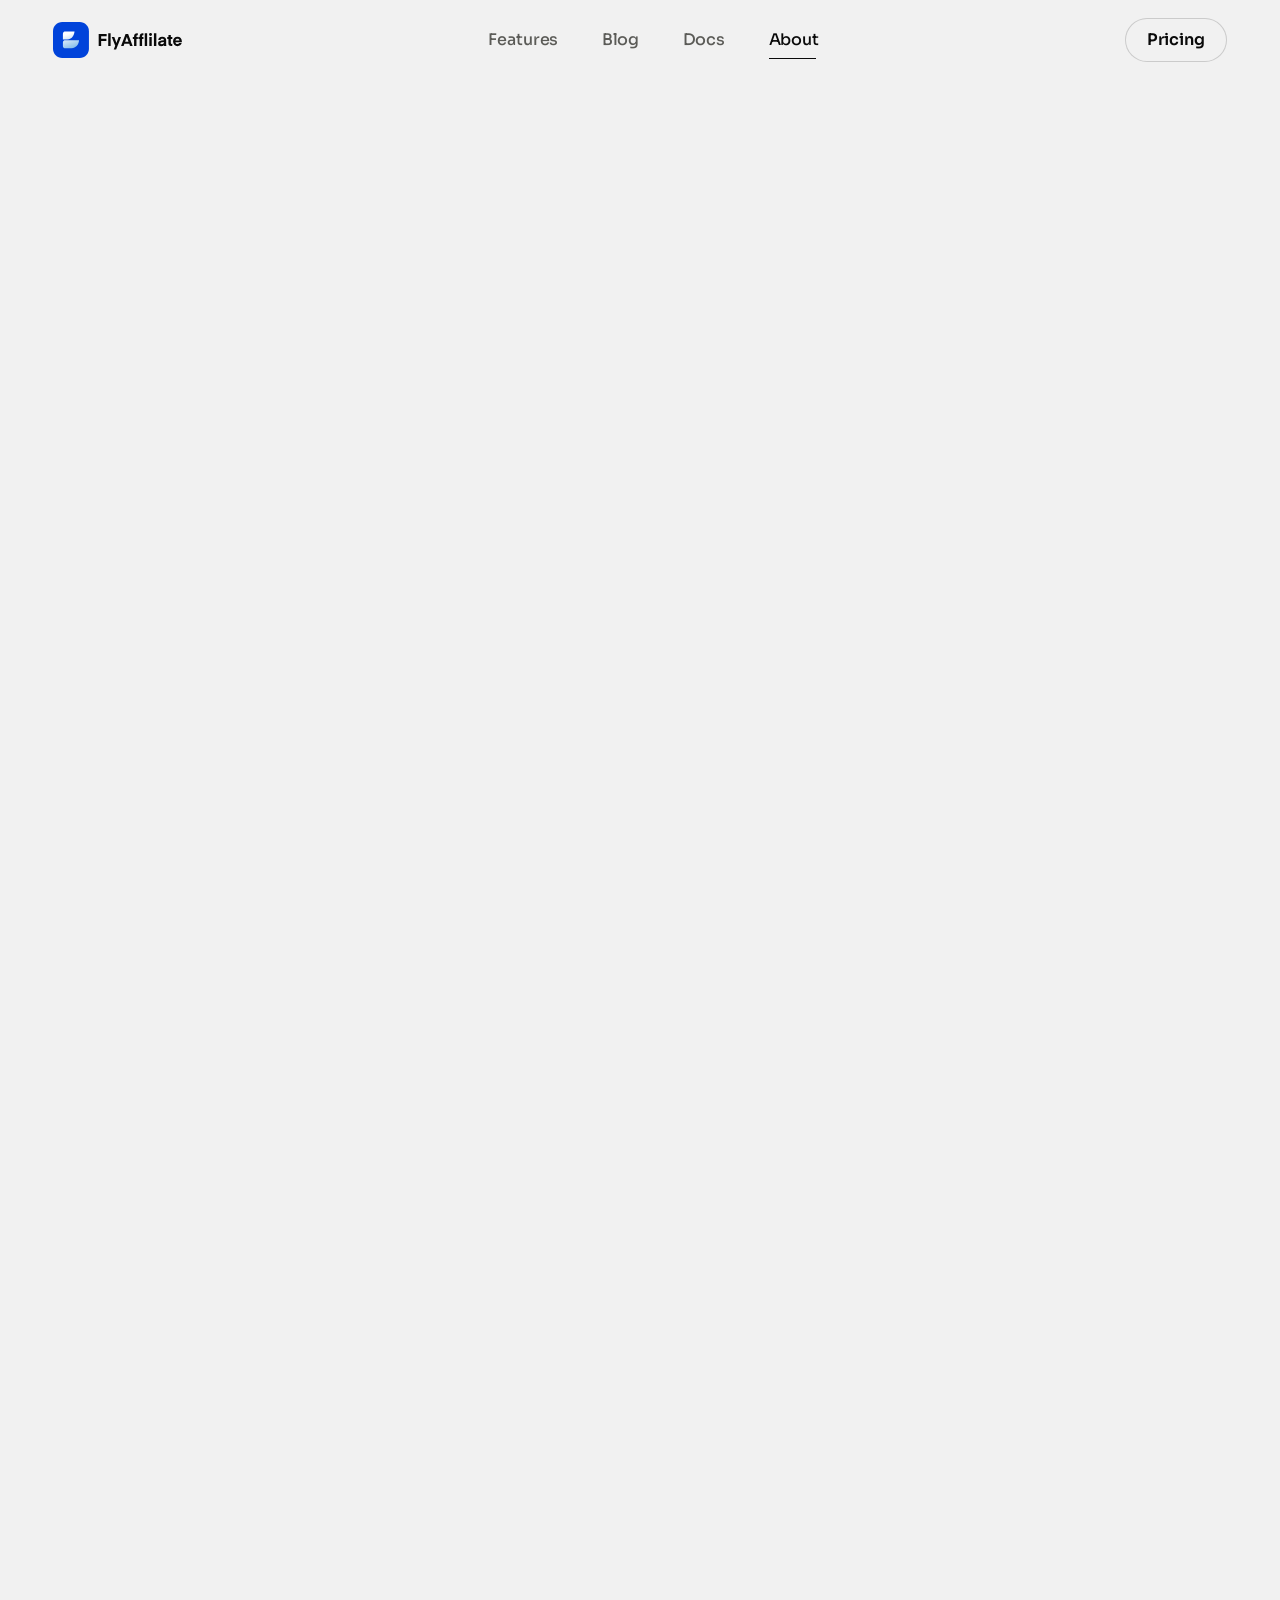
<file: about/index.html>
<!doctype html>
<html lang="en">
<head>
<meta charset="utf-8">
<meta name="viewport" content="width=device-width, initial-scale=1">
<title>About — FlyAffiliate</title>
<meta name="description" content="FlyAffiliate is built by weDevs, the team behind Dokan and other WordPress products. Affiliate marketing that runs on your own WordPress site.">
<meta property="og:title" content="About — FlyAffiliate">
<meta property="og:description" content="FlyAffiliate is built by weDevs, the team behind Dokan and other WordPress products. Affiliate marketing that runs on your own WordPress site.">
<meta name="theme-color" content="#f1f1f1">
<link rel="icon" href="/assets/img/favicon.svg" type="image/svg+xml">
<link rel="preconnect" href="https://fonts.googleapis.com">
<link rel="preconnect" href="https://fonts.gstatic.com" crossorigin>
<link rel="stylesheet" href="https://fonts.googleapis.com/css2?family=Sora:wght@400;500;600;700&amp;family=Lato:wght@400;700&amp;display=swap">
<link rel="stylesheet" href="/assets/css/site.css?v=166">
<script>document.documentElement.classList.add('js')</script>
</head>
<body class="page-about">
<a class="skip" href="#main">Skip to content</a>

<header class="hdr">
  <div class="hdr__in">
    <a class="logo" href="/" aria-label="FlyAffiliate home"><svg class="logo__svg" viewBox="0 0 520 145" fill="none" aria-hidden="true"><path transform="translate(15 0)" d="M178.954 96.4067H169.011V48.0548H201.087V57.1804H178.954V67.3275H200.065V76.453H178.954V96.4067ZM217.172 96.4067H207.502V45.3307H217.172V96.4067ZM229.734 110.572L235.727 95.7938L221.63 60.7216H231.913L240.494 84.5571L249.143 60.7216H259.222L239.268 110.572H229.734ZM269.489 96.4067H259.069L277.252 48.0548H287.74L305.923 96.4067H295.231L292.303 88.0984H272.417L269.489 96.4067ZM282.428 60.313H282.292L275.618 79.1771H289.102L282.428 60.313ZM321.218 60.7216H326.734V68.349H321.218V96.4067H311.548V68.349H306.44V60.7216H311.548V57.8614C311.548 49.2806 316.451 45.3307 323.67 45.3307C325.372 45.3307 326.53 45.4669 326.53 45.4669V53.7753C326.53 53.7753 326.121 53.7072 325.032 53.7072C322.716 53.7072 321.218 54.6606 321.218 57.6571V60.7216ZM343.84 60.7216H349.356V68.349H343.84V96.4067H334.169V68.349H329.062V60.7216H334.169V57.8614C334.169 49.2806 339.072 45.3307 346.291 45.3307C347.994 45.3307 349.151 45.4669 349.151 45.4669V53.7753C349.151 53.7753 348.743 53.7072 347.653 53.7072C345.338 53.7072 343.84 54.6606 343.84 57.6571V60.7216ZM364.202 96.4067H354.531V45.3307H364.202V96.4067ZM377.868 56.0907C374.463 56.0907 372.012 53.7072 372.012 50.3021C372.012 46.8971 374.463 44.4454 377.868 44.4454C381.273 44.4454 383.725 46.8971 383.725 50.3021C383.725 53.7072 381.273 56.0907 377.868 56.0907ZM373.033 96.4067V60.7216H382.704V96.4067H373.033ZM401.259 96.4067H391.588V45.3307H401.259V96.4067ZM431.663 80.3348L423.082 81.7649C418.928 82.5141 417.634 84.0123 417.634 85.9872C417.634 88.4389 419.132 89.7328 423.014 89.7328C428.667 89.7328 431.663 86.4639 431.663 81.7649V80.3348ZM420.835 97.224C412.595 97.224 408.304 92.6612 408.304 86.2596C408.304 80.0624 412.595 76.3849 422.129 74.8867L431.663 73.4566V73.1161C431.663 69.6429 429.484 67.8723 425.262 67.8723C420.767 67.8723 418.996 69.7791 418.656 72.2308H409.122C409.666 66.0335 413.889 59.9044 425.194 59.9044C435.681 59.9044 440.857 64.8758 440.857 73.1842V90.0052C440.857 92.3207 441.265 94.9766 441.878 96.4067H432.548C432.48 96.4067 432.14 94.7723 432.14 92.4569C429.892 95.6576 426.283 97.224 420.835 97.224ZM465.536 87.826V96.2024C465.536 96.2024 463.901 96.611 460.973 96.611C453.141 96.611 450.008 92.5931 450.008 85.7148V68.349H445.173V60.7216H450.008V51.8685H459.679V60.7216H465.604V68.349H459.679V84.6933C459.679 87.0769 460.768 88.1665 463.288 88.1665C464.582 88.1665 465.536 87.826 465.536 87.826ZM504.029 81.3563H478.151C478.832 86.2596 481.965 88.9156 486.8 88.9156C489.728 88.9156 492.52 87.6217 493.678 85.0338H503.416C501.305 92.2526 494.768 97.224 486.527 97.224C475.972 97.224 468.549 89.4604 468.549 78.4961C468.549 67.9404 475.903 59.9044 486.459 59.9044C497.015 59.9044 504.166 67.9404 504.166 78.4961C504.166 80.0624 504.029 81.3563 504.029 81.3563ZM486.391 67.668C481.965 67.668 479.104 70.3239 478.287 74.41H494.495C493.814 70.392 490.886 67.668 486.391 67.668Z" fill="currentColor"/><path d="M107.714 0H37.0553C16.5902 0 0 16.5902 0 37.0553V107.714C0 128.179 16.5902 144.77 37.0553 144.77H107.714C128.179 144.77 144.77 128.179 144.77 107.714V37.0553C144.77 16.5902 128.179 0 107.714 0Z" fill="#0043DA"/><path d="M69.2728 73.4424L86.6224 73.4512L86.6312 73.459H104.872C104.363 82.3335 101.799 89.8923 95.3021 96.3125C84.3555 106.546 74.8352 105.705 61.0267 105.705H57.7572L48.6107 105.671C45.5365 105.671 39.9398 103.157 39.9398 97.6201L39.9222 82.1641C39.9137 75.9901 44.7298 73.4424 49.2562 73.4424H69.2728ZM86.6224 38.2158V38.9033L86.5297 39.0654H86.5375C85.739 49.4347 78.7925 69.2558 57.6722 70.4873H39.9144V47.1328C39.9145 40.7635 45.01 38.2158 49.2562 38.2158H86.6224Z" fill="url(#fa-logo-g13)"/><defs><linearGradient id="fa-logo-g13" x1="78.9513" y1="41.6539" x2="102.679" y2="109.094" gradientUnits="userSpaceOnUse"><stop stop-color="#fff"/><stop offset="1" stop-color="#70B2E6"/></linearGradient></defs></svg></a>
    <nav class="hdr__nav" aria-label="Main">
      <a class="hdr__link" href="/features/">Features</a>
      <a class="hdr__link" href="/blog/">Blog</a>
      <a class="hdr__link" href="/docs/">Docs</a>
      <a class="hdr__link" href="/about/" aria-current="page">About</a>
    </nav>
    <a class="btn hdr__cta btn--secondary btn--sm" href="/pricing/"><span class="btn__t">Pricing</span></a>
    <button class="hdr__burger" type="button" aria-label="Open menu" aria-expanded="false" aria-controls="drawer" data-menu><svg viewBox="0 0 24 24" fill="none" stroke="currentColor" stroke-width="1.8" stroke-linecap="round"><path d="M4 8h16M4 16h16"/></svg></button>
  </div>
</header>
<div class="drawer" id="drawer" data-drawer aria-hidden="true">
  <div class="drawer__top"><a class="logo" href="/" aria-label="FlyAffiliate home"><svg class="logo__svg" viewBox="0 0 520 145" fill="none" aria-hidden="true"><path transform="translate(15 0)" d="M178.954 96.4067H169.011V48.0548H201.087V57.1804H178.954V67.3275H200.065V76.453H178.954V96.4067ZM217.172 96.4067H207.502V45.3307H217.172V96.4067ZM229.734 110.572L235.727 95.7938L221.63 60.7216H231.913L240.494 84.5571L249.143 60.7216H259.222L239.268 110.572H229.734ZM269.489 96.4067H259.069L277.252 48.0548H287.74L305.923 96.4067H295.231L292.303 88.0984H272.417L269.489 96.4067ZM282.428 60.313H282.292L275.618 79.1771H289.102L282.428 60.313ZM321.218 60.7216H326.734V68.349H321.218V96.4067H311.548V68.349H306.44V60.7216H311.548V57.8614C311.548 49.2806 316.451 45.3307 323.67 45.3307C325.372 45.3307 326.53 45.4669 326.53 45.4669V53.7753C326.53 53.7753 326.121 53.7072 325.032 53.7072C322.716 53.7072 321.218 54.6606 321.218 57.6571V60.7216ZM343.84 60.7216H349.356V68.349H343.84V96.4067H334.169V68.349H329.062V60.7216H334.169V57.8614C334.169 49.2806 339.072 45.3307 346.291 45.3307C347.994 45.3307 349.151 45.4669 349.151 45.4669V53.7753C349.151 53.7753 348.743 53.7072 347.653 53.7072C345.338 53.7072 343.84 54.6606 343.84 57.6571V60.7216ZM364.202 96.4067H354.531V45.3307H364.202V96.4067ZM377.868 56.0907C374.463 56.0907 372.012 53.7072 372.012 50.3021C372.012 46.8971 374.463 44.4454 377.868 44.4454C381.273 44.4454 383.725 46.8971 383.725 50.3021C383.725 53.7072 381.273 56.0907 377.868 56.0907ZM373.033 96.4067V60.7216H382.704V96.4067H373.033ZM401.259 96.4067H391.588V45.3307H401.259V96.4067ZM431.663 80.3348L423.082 81.7649C418.928 82.5141 417.634 84.0123 417.634 85.9872C417.634 88.4389 419.132 89.7328 423.014 89.7328C428.667 89.7328 431.663 86.4639 431.663 81.7649V80.3348ZM420.835 97.224C412.595 97.224 408.304 92.6612 408.304 86.2596C408.304 80.0624 412.595 76.3849 422.129 74.8867L431.663 73.4566V73.1161C431.663 69.6429 429.484 67.8723 425.262 67.8723C420.767 67.8723 418.996 69.7791 418.656 72.2308H409.122C409.666 66.0335 413.889 59.9044 425.194 59.9044C435.681 59.9044 440.857 64.8758 440.857 73.1842V90.0052C440.857 92.3207 441.265 94.9766 441.878 96.4067H432.548C432.48 96.4067 432.14 94.7723 432.14 92.4569C429.892 95.6576 426.283 97.224 420.835 97.224ZM465.536 87.826V96.2024C465.536 96.2024 463.901 96.611 460.973 96.611C453.141 96.611 450.008 92.5931 450.008 85.7148V68.349H445.173V60.7216H450.008V51.8685H459.679V60.7216H465.604V68.349H459.679V84.6933C459.679 87.0769 460.768 88.1665 463.288 88.1665C464.582 88.1665 465.536 87.826 465.536 87.826ZM504.029 81.3563H478.151C478.832 86.2596 481.965 88.9156 486.8 88.9156C489.728 88.9156 492.52 87.6217 493.678 85.0338H503.416C501.305 92.2526 494.768 97.224 486.527 97.224C475.972 97.224 468.549 89.4604 468.549 78.4961C468.549 67.9404 475.903 59.9044 486.459 59.9044C497.015 59.9044 504.166 67.9404 504.166 78.4961C504.166 80.0624 504.029 81.3563 504.029 81.3563ZM486.391 67.668C481.965 67.668 479.104 70.3239 478.287 74.41H494.495C493.814 70.392 490.886 67.668 486.391 67.668Z" fill="currentColor"/><path d="M107.714 0H37.0553C16.5902 0 0 16.5902 0 37.0553V107.714C0 128.179 16.5902 144.77 37.0553 144.77H107.714C128.179 144.77 144.77 128.179 144.77 107.714V37.0553C144.77 16.5902 128.179 0 107.714 0Z" fill="#0043DA"/><path d="M69.2728 73.4424L86.6224 73.4512L86.6312 73.459H104.872C104.363 82.3335 101.799 89.8923 95.3021 96.3125C84.3555 106.546 74.8352 105.705 61.0267 105.705H57.7572L48.6107 105.671C45.5365 105.671 39.9398 103.157 39.9398 97.6201L39.9222 82.1641C39.9137 75.9901 44.7298 73.4424 49.2562 73.4424H69.2728ZM86.6224 38.2158V38.9033L86.5297 39.0654H86.5375C85.739 49.4347 78.7925 69.2558 57.6722 70.4873H39.9144V47.1328C39.9145 40.7635 45.01 38.2158 49.2562 38.2158H86.6224Z" fill="url(#fa-logo-g14)"/><defs><linearGradient id="fa-logo-g14" x1="78.9513" y1="41.6539" x2="102.679" y2="109.094" gradientUnits="userSpaceOnUse"><stop stop-color="#fff"/><stop offset="1" stop-color="#70B2E6"/></linearGradient></defs></svg></a><button class="drawer__x" type="button" aria-label="Close menu" data-menu-close><svg viewBox="0 0 24 24" fill="none" stroke="currentColor" stroke-width="1.8" stroke-linecap="round"><path d="m6 6 12 12M18 6 6 18"/></svg></button></div>
  <nav class="drawer__nav" aria-label="Mobile">
    <a href="/features/"><small>01</small>Features</a>
    <a href="/blog/"><small>02</small>Blog</a>
    <a href="/docs/"><small>03</small>Docs</a>
    <a href="/about/" aria-current="page"><small>04</small>About</a>
    <a href="/pricing/"><small>05</small>Pricing</a>
  </nav>
  <div class="drawer__foot"><a class="btn" href="https://wordpress.org/plugins/search/flyaffiliate/" target="_blank" rel="noopener"><span class="btn__t">Get Started</span><span class="btn__i" aria-hidden="true"><svg viewBox="0 0 28 16" fill="none" stroke="currentColor" stroke-width="1.6" stroke-linecap="round" stroke-linejoin="round"><path d="M1.5 8h24M19 1.5 25.5 8 19 14.5"/></svg></span></a><p>Free WordPress plugin</p></div>
</div>
<main id="main">

<section class="abt-hero" aria-labelledby="a-h">
  <div class="wrap">
    <p class="abt-pill" data-reveal>About FlyAffiliate</p>
    <div class="abt-hero__row">
      <h1 id="a-h" class="abt-hero__h" data-reveal>Affiliate Marketing <br>That Lives in Your Store</h1>
      <div class="abt-hero__r" data-reveal>
        <p class="abt-hero__p">We build affiliate marketing that runs inside your <br>WordPress store, not in someone else’s network.</p>
        <div class="abt-hero__btns"><a class="btn" href="https://wordpress.org/plugins/search/flyaffiliate/" target="_blank" rel="noopener"><span class="btn__t">Start Your Affiliate Program</span><span class="btn__i" aria-hidden="true"><svg viewBox="0 0 28 16" fill="none" stroke="currentColor" stroke-width="1.6" stroke-linecap="round" stroke-linejoin="round"><path d="M1.5 8h24M19 1.5 25.5 8 19 14.5"/></svg></span></a><a class="btn btn--tertiary" href="/features/"><span class="btn__t">Explore Features</span></a></div>
      </div>
    </div>
    <div class="abt-banner art art--hero" data-reveal>
      <div class="abt-belief">
        <p class="abt-belief__t">Your affiliates. Your referrals. Your commissions. <span>Your data.</span></p>
        <p class="abt-belief__by"><span class="abt-belief__ic" aria-hidden="true"><svg viewBox="0 0 24 24" fill="none" stroke="currentColor" stroke-width="1.6" stroke-linejoin="round"><path d="M4 9.5 5.5 4h13L20 9.5M4 9.5h16M4 9.5a2.7 2.7 0 0 0 5.3 0 2.7 2.7 0 0 0 5.4 0 2.7 2.7 0 0 0 5.3 0M5.5 12v8h13v-8M10 20v-5h4v5"/></svg></span>Built by weDevs, the team behind Dokan</p>
      </div>
      <ul class="abt-facts" aria-label="FlyAffiliate at a glance">
        <li><b>0</b><span>Affiliate networks required</span></li>
        <li><b>4</b><span>Clear commission statuses</span></li>
        <li><b>6</b><span>Steps from click to payout</span></li>
      </ul>
    </div>
  </div>
</section>

<section class="sec" id="story" aria-labelledby="story-h">
  <div class="wrap">
    <div class="split-head">
      <h2 id="story-h" class="h2" data-reveal>Why We Built <br>FlyAffiliate</h2>
      <p class="lead muted" data-reveal>Store owners kept asking for a simple way to reward <br>the people who already recommend their products.</p>
    </div>
    <div class="abt-story" data-reveal-stagger>
      <article class="abt-story__big art art--workflow">
        <p class="abt-story__q">The people who already love your products are your best sales channel.</p>
      </article>
      <article class="abt-card">
        <span class="abt-ic" aria-hidden="true"><svg viewBox="0 0 24 24" fill="none" stroke="currentColor" stroke-width="1.6"><circle cx="12" cy="8.5" r="3.8"/><path d="M4.5 20c1.2-3.6 4-5.5 7.5-5.5s6.3 1.9 7.5 5.5" stroke-linecap="round"/></svg></span>
        <h3 class="abt-card__t">Reward the People <br>Who Recommend You</h3>
        <p>Customers, creators and partners recommend products every day. FlyAffiliate gives them a link and a fair share of the sales they bring.</p>
      </article>
      <article class="abt-card">
        <span class="abt-ic" aria-hidden="true"><svg viewBox="0 0 24 24" fill="none" stroke="currentColor" stroke-width="1.6" stroke-linejoin="round"><path d="M4 7.5A2.5 2.5 0 0 1 6.5 5H18v3"/><rect x="4" y="8" width="16" height="11" rx="2.5"/><path d="M16 13.5h1.5" stroke-linecap="round"/></svg></span>
        <h3 class="abt-card__t">Keep Every Record <br>on Your Own Site</h3>
        <p>Sales are tracked to WooCommerce orders, commissions follow clear rules, and payouts stay organized inside WordPress.</p>
      </article>
    </div>
  </div>
</section>

<section class="sec" id="principles" aria-labelledby="pr-h">
  <div class="wrap">
    <div class="split-head">
      <h2 id="pr-h" class="h2" data-reveal>What Guides <br>FlyAffiliate</h2>
      <p class="lead muted" data-reveal>Four ideas behind every feature we ship, <br>from owning your data to keeping things clear.</p>
    </div>
    <div class="abt-mf" data-reveal>
      <ul class="abt-mf__g" data-reveal-stagger>
        <li class="abt-mf__c">
          <div class="abt-mf__top"><span class="abt-mf__ic" aria-hidden="true"><svg viewBox="0 0 24 24" fill="none" stroke="currentColor" stroke-width="1.6" stroke-linejoin="round"><path d="M12 3.5 19 6v5.5c0 4.3-2.9 7.7-7 9-4.1-1.3-7-4.7-7-9V6z"/><path d="m9 12 2.2 2.2L15.5 10" stroke-linecap="round"/></svg></span><span class="abt-mf__tags"><span>First-party</span><span>No network</span></span></div>
          <h3 class="abt-mf__t">Own Your Data</h3>
          <p>Affiliate accounts, referrals and commission records live on your WordPress site.</p>
        </li>
        <li class="abt-mf__c">
          <div class="abt-mf__top"><span class="abt-mf__ic" aria-hidden="true"><svg viewBox="0 0 24 24" fill="none" stroke="currentColor" stroke-width="1.6" stroke-linecap="round" stroke-linejoin="round"><path d="M3 4h2.2l2.2 11h10.8L20.5 7H6.4"/><circle cx="9.5" cy="19" r="1.4"/><circle cx="17" cy="19" r="1.4"/></svg></span><span class="abt-mf__tags"><span>Orders</span><span>Classic + block</span></span></div>
          <h3 class="abt-mf__t">Built on WooCommerce</h3>
          <p>Commissions are tied to real orders and calculated per item, on classic and block checkout.</p>
        </li>
        <li class="abt-mf__c">
          <div class="abt-mf__top"><span class="abt-mf__ic" aria-hidden="true"><svg viewBox="0 0 24 24" fill="none" stroke="currentColor" stroke-width="1.6" stroke-linejoin="round"><path d="M4 9.5 5.5 4h13L20 9.5M4 9.5h16M4 9.5a2.7 2.7 0 0 0 5.3 0 2.7 2.7 0 0 0 5.4 0 2.7 2.7 0 0 0 5.3 0M5.5 12v8h13v-8M10 20v-5h4v5"/></svg></span><span class="abt-mf__tags"><span>Dokan</span><span>Vendors</span></span></div>
          <h3 class="abt-mf__t">Made for Marketplaces</h3>
          <p>From the team behind Dokan. Vendor affiliate programs are coming soon.</p>
        </li>
        <li class="abt-mf__c">
          <div class="abt-mf__top"><span class="abt-mf__ic" aria-hidden="true"><svg viewBox="0 0 20 20" fill="none" stroke="currentColor" stroke-width="1.8" stroke-linecap="round" stroke-linejoin="round"><path d="m5 10.5 3.2 3L15 6.5"/></svg></span><span class="abt-mf__tags"><span>Statuses</span><span>CSV records</span></span></div>
          <h3 class="abt-mf__t">Clear Over Clever</h3>
          <p>Four statuses, a hold period, and payouts you review first. You always know who you pay and why.</p>
        </li>
      </ul>
    </div>
  </div>
</section>

<section class="sec" id="family" aria-labelledby="fam-h">
  <div class="wrap">
    <div class="split-head">
      <h2 id="fam-h" class="h2" data-reveal>Built by the Team <br>Behind Dokan</h2>
      <p class="lead muted" data-reveal>FlyAffiliate is built by weDevs, the team behind <br>Dokan and other WordPress products.</p>
    </div>
    <ul class="abt-fam" data-reveal-stagger>
      <li class="abt-fam__dokan"><img class="abt-fam__logo" src="/assets/img/brands/dokan.svg" alt="Dokan"><small>Multivendor marketplace</small></li>
      <li><img class="abt-fam__logo abt-fam__logo--wpuf" src="/assets/img/brands/wpuf.svg" alt="WP User Frontend"></li><li><img class="abt-fam__logo abt-fam__logo--wp-erp" src="/assets/img/brands/wp-erp.svg" alt="WP ERP"></li><li><img class="abt-fam__logo abt-fam__logo--wedocs" src="/assets/img/brands/wedocs.svg" alt="weDocs"></li><li><img class="abt-fam__logo abt-fam__logo--wp-pm" src="/assets/img/brands/wp-pm.svg" alt="WP Project Manager"></li><li><img class="abt-fam__logo abt-fam__logo--wemail" src="/assets/img/brands/wemail.svg" alt="weMail"></li><li><img class="abt-fam__logo abt-fam__logo--wepos" src="/assets/img/brands/wepos.svg" alt="wePOS"></li><li><img class="abt-fam__logo abt-fam__logo--appsero" src="/assets/img/brands/appsero.svg" alt="Appsero"></li>
      <li class="abt-fam__me"><img class="abt-fam__logo" src="/assets/img/flyaffiliate-logo-white.svg" alt="FlyAffiliate"><small>The newest member</small></li>
      <li class="abt-fam__more"><a href="https://wedevs.com" target="_blank" rel="noopener"><img class="abt-fam__logo" src="/assets/img/brands/wedevs-white.svg" alt="weDevs"><small>See all products <svg viewBox="0 0 28 16" fill="none" stroke="currentColor" stroke-width="1.6" stroke-linecap="round" stroke-linejoin="round"><path d="M1.5 8h24M19 1.5 25.5 8 19 14.5"/></svg></small></a></li>
    </ul>
  </div>
</section>

<section class="sec" id="contact" aria-labelledby="c-h">
  <div class="wrap">
    <div class="abt-contact" data-reveal>
      <div class="abt-contact__l">
        <h2 id="c-h" class="abt-contact__h">Let’s Talk</h2>
        <p class="abt-contact__p">Questions about FlyAffiliate, your store, or your <br>marketplace? Send us a note.</p>
        <ul class="abt-contact__list">
          <li><span aria-hidden="true"><svg viewBox="0 0 24 24" fill="none" stroke="currentColor" stroke-width="1.6" stroke-linejoin="round"><path d="M5 5.5h14a1.5 1.5 0 0 1 1.5 1.5v8.5A1.5 1.5 0 0 1 19 17h-8l-4.5 3.5V17H5a1.5 1.5 0 0 1-1.5-1.5V7A1.5 1.5 0 0 1 5 5.5Z"/></svg></span>Product and setup questions</li>
          <li><span aria-hidden="true"><svg viewBox="0 0 24 24" fill="none" stroke="currentColor" stroke-width="1.6" stroke-linejoin="round"><path d="M4 9.5 5.5 4h13L20 9.5M4 9.5h16M4 9.5a2.7 2.7 0 0 0 5.3 0 2.7 2.7 0 0 0 5.4 0 2.7 2.7 0 0 0 5.3 0M5.5 12v8h13v-8M10 20v-5h4v5"/></svg></span>WooCommerce and Dokan stores</li>
          <li><span aria-hidden="true"><svg viewBox="0 0 24 24" fill="none" stroke="currentColor" stroke-width="1.6" stroke-linejoin="round"><rect x="3.5" y="5.5" width="17" height="13" rx="2.5"/><path d="m4.5 7 7.5 6 7.5-6" stroke-linecap="round"/></svg></span>We reply by email</li>
        </ul>
        <p class="abt-contact__co">Company <a href="https://wedevs.com" target="_blank" rel="noopener">weDevs</a></p>
      </div>
      <form class="abt-contact__form form" data-demo-form>
        <p class="abt-contact__ct">Have a question in mind?</p>
        <label class="sr-only" for="c-name">Name</label><input id="c-name" class="field" type="text" name="name" placeholder="Your name" autocomplete="name" required>
        <label class="sr-only" for="c-email">Email</label><input id="c-email" class="field" type="email" name="email" placeholder="you@yourstore.com" autocomplete="email" required>
        <label class="sr-only" for="c-msg">Message</label><textarea id="c-msg" class="field field--area" name="message" placeholder="Your message here…" rows="4"></textarea>
        <button class="btn abt-contact__send" type="submit"><span class="btn__t">Send Message</span><span class="btn__i" aria-hidden="true"><svg viewBox="0 0 28 16" fill="none" stroke="currentColor" stroke-width="1.6" stroke-linecap="round" stroke-linejoin="round"><path d="M1.5 8h24M19 1.5 25.5 8 19 14.5"/></svg></span></button>
        <p class="form__note" data-form-note data-ok="Thanks — message received. (Demo form: nothing was sent.)" hidden role="status"></p>
      </form>
    </div>
  </div>
</section>
</main>

<footer class="ftr">
  <div class="wrap">
    <div class="ftr__card art art--cta ftr__card--split" data-reveal>
      <div class="ftr__copy"><h2 class="h3 ftr__tag">Start Your <br>Affiliate Program</h2><p class="ftr__p">Your products already have people talking about them. Give them a way to promote your store and earn from the sales they generate.</p></div>
      <div class="ftr__cta"><a class="btn" href="https://wordpress.org/plugins/search/flyaffiliate/" target="_blank" rel="noopener"><span class="btn__t">Start Your Affiliate Program</span><span class="btn__i" aria-hidden="true"><svg viewBox="0 0 28 16" fill="none" stroke="currentColor" stroke-width="1.6" stroke-linecap="round" stroke-linejoin="round"><path d="M1.5 8h24M19 1.5 25.5 8 19 14.5"/></svg></span></a><a class="btn ftr__alt btn--tertiary" href="https://wordpress.org/plugins/search/flyaffiliate/" target="_blank" rel="noopener"><span class="btn__t">Free WordPress plugin</span></a></div>
    </div>
    <div class="ftr__row">
      <a class="logo ftr__logo" href="/" aria-label="FlyAffiliate home"><svg class="logo__svg" viewBox="0 0 520 145" fill="none" aria-hidden="true"><path transform="translate(15 0)" d="M178.954 96.4067H169.011V48.0548H201.087V57.1804H178.954V67.3275H200.065V76.453H178.954V96.4067ZM217.172 96.4067H207.502V45.3307H217.172V96.4067ZM229.734 110.572L235.727 95.7938L221.63 60.7216H231.913L240.494 84.5571L249.143 60.7216H259.222L239.268 110.572H229.734ZM269.489 96.4067H259.069L277.252 48.0548H287.74L305.923 96.4067H295.231L292.303 88.0984H272.417L269.489 96.4067ZM282.428 60.313H282.292L275.618 79.1771H289.102L282.428 60.313ZM321.218 60.7216H326.734V68.349H321.218V96.4067H311.548V68.349H306.44V60.7216H311.548V57.8614C311.548 49.2806 316.451 45.3307 323.67 45.3307C325.372 45.3307 326.53 45.4669 326.53 45.4669V53.7753C326.53 53.7753 326.121 53.7072 325.032 53.7072C322.716 53.7072 321.218 54.6606 321.218 57.6571V60.7216ZM343.84 60.7216H349.356V68.349H343.84V96.4067H334.169V68.349H329.062V60.7216H334.169V57.8614C334.169 49.2806 339.072 45.3307 346.291 45.3307C347.994 45.3307 349.151 45.4669 349.151 45.4669V53.7753C349.151 53.7753 348.743 53.7072 347.653 53.7072C345.338 53.7072 343.84 54.6606 343.84 57.6571V60.7216ZM364.202 96.4067H354.531V45.3307H364.202V96.4067ZM377.868 56.0907C374.463 56.0907 372.012 53.7072 372.012 50.3021C372.012 46.8971 374.463 44.4454 377.868 44.4454C381.273 44.4454 383.725 46.8971 383.725 50.3021C383.725 53.7072 381.273 56.0907 377.868 56.0907ZM373.033 96.4067V60.7216H382.704V96.4067H373.033ZM401.259 96.4067H391.588V45.3307H401.259V96.4067ZM431.663 80.3348L423.082 81.7649C418.928 82.5141 417.634 84.0123 417.634 85.9872C417.634 88.4389 419.132 89.7328 423.014 89.7328C428.667 89.7328 431.663 86.4639 431.663 81.7649V80.3348ZM420.835 97.224C412.595 97.224 408.304 92.6612 408.304 86.2596C408.304 80.0624 412.595 76.3849 422.129 74.8867L431.663 73.4566V73.1161C431.663 69.6429 429.484 67.8723 425.262 67.8723C420.767 67.8723 418.996 69.7791 418.656 72.2308H409.122C409.666 66.0335 413.889 59.9044 425.194 59.9044C435.681 59.9044 440.857 64.8758 440.857 73.1842V90.0052C440.857 92.3207 441.265 94.9766 441.878 96.4067H432.548C432.48 96.4067 432.14 94.7723 432.14 92.4569C429.892 95.6576 426.283 97.224 420.835 97.224ZM465.536 87.826V96.2024C465.536 96.2024 463.901 96.611 460.973 96.611C453.141 96.611 450.008 92.5931 450.008 85.7148V68.349H445.173V60.7216H450.008V51.8685H459.679V60.7216H465.604V68.349H459.679V84.6933C459.679 87.0769 460.768 88.1665 463.288 88.1665C464.582 88.1665 465.536 87.826 465.536 87.826ZM504.029 81.3563H478.151C478.832 86.2596 481.965 88.9156 486.8 88.9156C489.728 88.9156 492.52 87.6217 493.678 85.0338H503.416C501.305 92.2526 494.768 97.224 486.527 97.224C475.972 97.224 468.549 89.4604 468.549 78.4961C468.549 67.9404 475.903 59.9044 486.459 59.9044C497.015 59.9044 504.166 67.9404 504.166 78.4961C504.166 80.0624 504.029 81.3563 504.029 81.3563ZM486.391 67.668C481.965 67.668 479.104 70.3239 478.287 74.41H494.495C493.814 70.392 490.886 67.668 486.391 67.668Z" fill="currentColor"/><path d="M107.714 0H37.0553C16.5902 0 0 16.5902 0 37.0553V107.714C0 128.179 16.5902 144.77 37.0553 144.77H107.714C128.179 144.77 144.77 128.179 144.77 107.714V37.0553C144.77 16.5902 128.179 0 107.714 0Z" fill="#0043DA"/><path d="M69.2728 73.4424L86.6224 73.4512L86.6312 73.459H104.872C104.363 82.3335 101.799 89.8923 95.3021 96.3125C84.3555 106.546 74.8352 105.705 61.0267 105.705H57.7572L48.6107 105.671C45.5365 105.671 39.9398 103.157 39.9398 97.6201L39.9222 82.1641C39.9137 75.9901 44.7298 73.4424 49.2562 73.4424H69.2728ZM86.6224 38.2158V38.9033L86.5297 39.0654H86.5375C85.739 49.4347 78.7925 69.2558 57.6722 70.4873H39.9144V47.1328C39.9145 40.7635 45.01 38.2158 49.2562 38.2158H86.6224Z" fill="url(#fa-logo-g15)"/><defs><linearGradient id="fa-logo-g15" x1="78.9513" y1="41.6539" x2="102.679" y2="109.094" gradientUnits="userSpaceOnUse"><stop stop-color="#fff"/><stop offset="1" stop-color="#70B2E6"/></linearGradient></defs></svg></a>
      <div class="ftr__col"><p class="ftr__k">Product</p><a href="/features/">Features</a><a href="/docs/">Documentation</a><a href="/blog/">Blog</a><a href="/about/">About</a></div>
      <div class="ftr__col"><p class="ftr__k">Get started</p><a href="https://wordpress.org/plugins/search/flyaffiliate/" target="_blank" rel="noopener">Download plugin</a><a href="/docs/#quick-start">Quick start</a><a href="/#faq">FAQ</a></div>
      <div class="ftr__info">
        <div><p class="ftr__k">Built by</p><a class="ftr__v" href="https://wedevs.com" target="_blank" rel="noopener">weDevs — the team behind Dokan</a></div>
        <div><p class="ftr__k">Works with</p><p class="ftr__v">WordPress · WooCommerce · Dokan</p></div>
      </div>
    </div>
    <div class="ftr__base"><p>© 2026 FlyAffiliate by weDevs. All rights reserved.</p><p>Built for WordPress. Built for WooCommerce. Built for Dokan.</p></div>
  </div>
</footer>
<script src="/assets/js/site.js?v=166" defer></script>
</body>
</html>
</file>
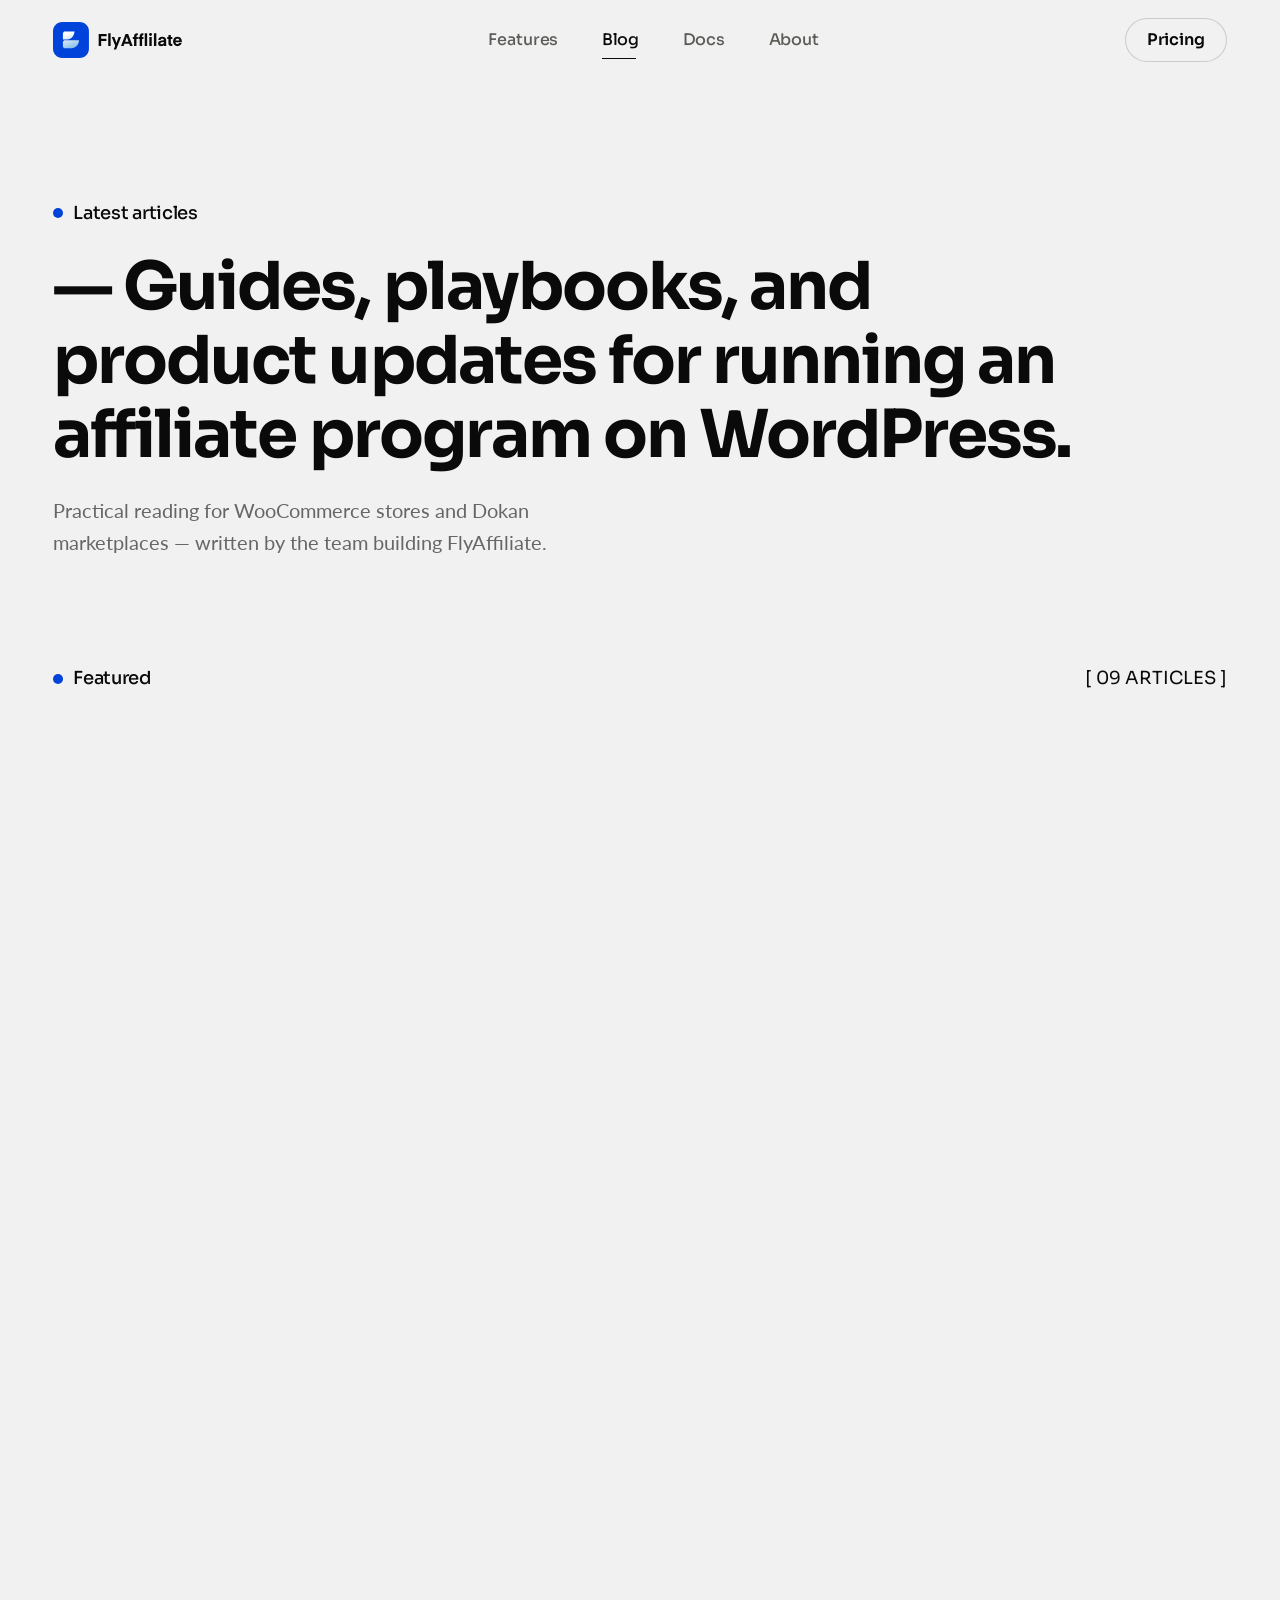
<file: blog/index.html>
<!doctype html>
<html lang="en">
<head>
<meta charset="utf-8">
<meta name="viewport" content="width=device-width, initial-scale=1">
<title>Blog — FlyAffiliate</title>
<meta name="description" content="Guides, playbooks, and product updates for running an affiliate program on WordPress, WooCommerce, and Dokan.">
<meta property="og:title" content="Blog — FlyAffiliate">
<meta property="og:description" content="Guides, playbooks, and product updates for running an affiliate program on WordPress, WooCommerce, and Dokan.">
<meta name="theme-color" content="#f1f1f1">
<link rel="icon" href="/assets/img/favicon.svg" type="image/svg+xml">
<link rel="preconnect" href="https://fonts.googleapis.com">
<link rel="preconnect" href="https://fonts.gstatic.com" crossorigin>
<link rel="stylesheet" href="https://fonts.googleapis.com/css2?family=Sora:wght@400;500;600;700&amp;family=Lato:wght@400;700&amp;display=swap">
<link rel="stylesheet" href="/assets/css/site.css?v=166">
<script>document.documentElement.classList.add('js')</script>
</head>
<body class="">
<a class="skip" href="#main">Skip to content</a>

<header class="hdr">
  <div class="hdr__in">
    <a class="logo" href="/" aria-label="FlyAffiliate home"><svg class="logo__svg" viewBox="0 0 520 145" fill="none" aria-hidden="true"><path transform="translate(15 0)" d="M178.954 96.4067H169.011V48.0548H201.087V57.1804H178.954V67.3275H200.065V76.453H178.954V96.4067ZM217.172 96.4067H207.502V45.3307H217.172V96.4067ZM229.734 110.572L235.727 95.7938L221.63 60.7216H231.913L240.494 84.5571L249.143 60.7216H259.222L239.268 110.572H229.734ZM269.489 96.4067H259.069L277.252 48.0548H287.74L305.923 96.4067H295.231L292.303 88.0984H272.417L269.489 96.4067ZM282.428 60.313H282.292L275.618 79.1771H289.102L282.428 60.313ZM321.218 60.7216H326.734V68.349H321.218V96.4067H311.548V68.349H306.44V60.7216H311.548V57.8614C311.548 49.2806 316.451 45.3307 323.67 45.3307C325.372 45.3307 326.53 45.4669 326.53 45.4669V53.7753C326.53 53.7753 326.121 53.7072 325.032 53.7072C322.716 53.7072 321.218 54.6606 321.218 57.6571V60.7216ZM343.84 60.7216H349.356V68.349H343.84V96.4067H334.169V68.349H329.062V60.7216H334.169V57.8614C334.169 49.2806 339.072 45.3307 346.291 45.3307C347.994 45.3307 349.151 45.4669 349.151 45.4669V53.7753C349.151 53.7753 348.743 53.7072 347.653 53.7072C345.338 53.7072 343.84 54.6606 343.84 57.6571V60.7216ZM364.202 96.4067H354.531V45.3307H364.202V96.4067ZM377.868 56.0907C374.463 56.0907 372.012 53.7072 372.012 50.3021C372.012 46.8971 374.463 44.4454 377.868 44.4454C381.273 44.4454 383.725 46.8971 383.725 50.3021C383.725 53.7072 381.273 56.0907 377.868 56.0907ZM373.033 96.4067V60.7216H382.704V96.4067H373.033ZM401.259 96.4067H391.588V45.3307H401.259V96.4067ZM431.663 80.3348L423.082 81.7649C418.928 82.5141 417.634 84.0123 417.634 85.9872C417.634 88.4389 419.132 89.7328 423.014 89.7328C428.667 89.7328 431.663 86.4639 431.663 81.7649V80.3348ZM420.835 97.224C412.595 97.224 408.304 92.6612 408.304 86.2596C408.304 80.0624 412.595 76.3849 422.129 74.8867L431.663 73.4566V73.1161C431.663 69.6429 429.484 67.8723 425.262 67.8723C420.767 67.8723 418.996 69.7791 418.656 72.2308H409.122C409.666 66.0335 413.889 59.9044 425.194 59.9044C435.681 59.9044 440.857 64.8758 440.857 73.1842V90.0052C440.857 92.3207 441.265 94.9766 441.878 96.4067H432.548C432.48 96.4067 432.14 94.7723 432.14 92.4569C429.892 95.6576 426.283 97.224 420.835 97.224ZM465.536 87.826V96.2024C465.536 96.2024 463.901 96.611 460.973 96.611C453.141 96.611 450.008 92.5931 450.008 85.7148V68.349H445.173V60.7216H450.008V51.8685H459.679V60.7216H465.604V68.349H459.679V84.6933C459.679 87.0769 460.768 88.1665 463.288 88.1665C464.582 88.1665 465.536 87.826 465.536 87.826ZM504.029 81.3563H478.151C478.832 86.2596 481.965 88.9156 486.8 88.9156C489.728 88.9156 492.52 87.6217 493.678 85.0338H503.416C501.305 92.2526 494.768 97.224 486.527 97.224C475.972 97.224 468.549 89.4604 468.549 78.4961C468.549 67.9404 475.903 59.9044 486.459 59.9044C497.015 59.9044 504.166 67.9404 504.166 78.4961C504.166 80.0624 504.029 81.3563 504.029 81.3563ZM486.391 67.668C481.965 67.668 479.104 70.3239 478.287 74.41H494.495C493.814 70.392 490.886 67.668 486.391 67.668Z" fill="currentColor"/><path d="M107.714 0H37.0553C16.5902 0 0 16.5902 0 37.0553V107.714C0 128.179 16.5902 144.77 37.0553 144.77H107.714C128.179 144.77 144.77 128.179 144.77 107.714V37.0553C144.77 16.5902 128.179 0 107.714 0Z" fill="#0043DA"/><path d="M69.2728 73.4424L86.6224 73.4512L86.6312 73.459H104.872C104.363 82.3335 101.799 89.8923 95.3021 96.3125C84.3555 106.546 74.8352 105.705 61.0267 105.705H57.7572L48.6107 105.671C45.5365 105.671 39.9398 103.157 39.9398 97.6201L39.9222 82.1641C39.9137 75.9901 44.7298 73.4424 49.2562 73.4424H69.2728ZM86.6224 38.2158V38.9033L86.5297 39.0654H86.5375C85.739 49.4347 78.7925 69.2558 57.6722 70.4873H39.9144V47.1328C39.9145 40.7635 45.01 38.2158 49.2562 38.2158H86.6224Z" fill="url(#fa-logo-g7)"/><defs><linearGradient id="fa-logo-g7" x1="78.9513" y1="41.6539" x2="102.679" y2="109.094" gradientUnits="userSpaceOnUse"><stop stop-color="#fff"/><stop offset="1" stop-color="#70B2E6"/></linearGradient></defs></svg></a>
    <nav class="hdr__nav" aria-label="Main">
      <a class="hdr__link" href="/features/">Features</a>
      <a class="hdr__link" href="/blog/" aria-current="page">Blog</a>
      <a class="hdr__link" href="/docs/">Docs</a>
      <a class="hdr__link" href="/about/">About</a>
    </nav>
    <a class="btn hdr__cta btn--secondary btn--sm" href="/pricing/"><span class="btn__t">Pricing</span></a>
    <button class="hdr__burger" type="button" aria-label="Open menu" aria-expanded="false" aria-controls="drawer" data-menu><svg viewBox="0 0 24 24" fill="none" stroke="currentColor" stroke-width="1.8" stroke-linecap="round"><path d="M4 8h16M4 16h16"/></svg></button>
  </div>
</header>
<div class="drawer" id="drawer" data-drawer aria-hidden="true">
  <div class="drawer__top"><a class="logo" href="/" aria-label="FlyAffiliate home"><svg class="logo__svg" viewBox="0 0 520 145" fill="none" aria-hidden="true"><path transform="translate(15 0)" d="M178.954 96.4067H169.011V48.0548H201.087V57.1804H178.954V67.3275H200.065V76.453H178.954V96.4067ZM217.172 96.4067H207.502V45.3307H217.172V96.4067ZM229.734 110.572L235.727 95.7938L221.63 60.7216H231.913L240.494 84.5571L249.143 60.7216H259.222L239.268 110.572H229.734ZM269.489 96.4067H259.069L277.252 48.0548H287.74L305.923 96.4067H295.231L292.303 88.0984H272.417L269.489 96.4067ZM282.428 60.313H282.292L275.618 79.1771H289.102L282.428 60.313ZM321.218 60.7216H326.734V68.349H321.218V96.4067H311.548V68.349H306.44V60.7216H311.548V57.8614C311.548 49.2806 316.451 45.3307 323.67 45.3307C325.372 45.3307 326.53 45.4669 326.53 45.4669V53.7753C326.53 53.7753 326.121 53.7072 325.032 53.7072C322.716 53.7072 321.218 54.6606 321.218 57.6571V60.7216ZM343.84 60.7216H349.356V68.349H343.84V96.4067H334.169V68.349H329.062V60.7216H334.169V57.8614C334.169 49.2806 339.072 45.3307 346.291 45.3307C347.994 45.3307 349.151 45.4669 349.151 45.4669V53.7753C349.151 53.7753 348.743 53.7072 347.653 53.7072C345.338 53.7072 343.84 54.6606 343.84 57.6571V60.7216ZM364.202 96.4067H354.531V45.3307H364.202V96.4067ZM377.868 56.0907C374.463 56.0907 372.012 53.7072 372.012 50.3021C372.012 46.8971 374.463 44.4454 377.868 44.4454C381.273 44.4454 383.725 46.8971 383.725 50.3021C383.725 53.7072 381.273 56.0907 377.868 56.0907ZM373.033 96.4067V60.7216H382.704V96.4067H373.033ZM401.259 96.4067H391.588V45.3307H401.259V96.4067ZM431.663 80.3348L423.082 81.7649C418.928 82.5141 417.634 84.0123 417.634 85.9872C417.634 88.4389 419.132 89.7328 423.014 89.7328C428.667 89.7328 431.663 86.4639 431.663 81.7649V80.3348ZM420.835 97.224C412.595 97.224 408.304 92.6612 408.304 86.2596C408.304 80.0624 412.595 76.3849 422.129 74.8867L431.663 73.4566V73.1161C431.663 69.6429 429.484 67.8723 425.262 67.8723C420.767 67.8723 418.996 69.7791 418.656 72.2308H409.122C409.666 66.0335 413.889 59.9044 425.194 59.9044C435.681 59.9044 440.857 64.8758 440.857 73.1842V90.0052C440.857 92.3207 441.265 94.9766 441.878 96.4067H432.548C432.48 96.4067 432.14 94.7723 432.14 92.4569C429.892 95.6576 426.283 97.224 420.835 97.224ZM465.536 87.826V96.2024C465.536 96.2024 463.901 96.611 460.973 96.611C453.141 96.611 450.008 92.5931 450.008 85.7148V68.349H445.173V60.7216H450.008V51.8685H459.679V60.7216H465.604V68.349H459.679V84.6933C459.679 87.0769 460.768 88.1665 463.288 88.1665C464.582 88.1665 465.536 87.826 465.536 87.826ZM504.029 81.3563H478.151C478.832 86.2596 481.965 88.9156 486.8 88.9156C489.728 88.9156 492.52 87.6217 493.678 85.0338H503.416C501.305 92.2526 494.768 97.224 486.527 97.224C475.972 97.224 468.549 89.4604 468.549 78.4961C468.549 67.9404 475.903 59.9044 486.459 59.9044C497.015 59.9044 504.166 67.9404 504.166 78.4961C504.166 80.0624 504.029 81.3563 504.029 81.3563ZM486.391 67.668C481.965 67.668 479.104 70.3239 478.287 74.41H494.495C493.814 70.392 490.886 67.668 486.391 67.668Z" fill="currentColor"/><path d="M107.714 0H37.0553C16.5902 0 0 16.5902 0 37.0553V107.714C0 128.179 16.5902 144.77 37.0553 144.77H107.714C128.179 144.77 144.77 128.179 144.77 107.714V37.0553C144.77 16.5902 128.179 0 107.714 0Z" fill="#0043DA"/><path d="M69.2728 73.4424L86.6224 73.4512L86.6312 73.459H104.872C104.363 82.3335 101.799 89.8923 95.3021 96.3125C84.3555 106.546 74.8352 105.705 61.0267 105.705H57.7572L48.6107 105.671C45.5365 105.671 39.9398 103.157 39.9398 97.6201L39.9222 82.1641C39.9137 75.9901 44.7298 73.4424 49.2562 73.4424H69.2728ZM86.6224 38.2158V38.9033L86.5297 39.0654H86.5375C85.739 49.4347 78.7925 69.2558 57.6722 70.4873H39.9144V47.1328C39.9145 40.7635 45.01 38.2158 49.2562 38.2158H86.6224Z" fill="url(#fa-logo-g8)"/><defs><linearGradient id="fa-logo-g8" x1="78.9513" y1="41.6539" x2="102.679" y2="109.094" gradientUnits="userSpaceOnUse"><stop stop-color="#fff"/><stop offset="1" stop-color="#70B2E6"/></linearGradient></defs></svg></a><button class="drawer__x" type="button" aria-label="Close menu" data-menu-close><svg viewBox="0 0 24 24" fill="none" stroke="currentColor" stroke-width="1.8" stroke-linecap="round"><path d="m6 6 12 12M18 6 6 18"/></svg></button></div>
  <nav class="drawer__nav" aria-label="Mobile">
    <a href="/features/"><small>01</small>Features</a>
    <a href="/blog/" aria-current="page"><small>02</small>Blog</a>
    <a href="/docs/"><small>03</small>Docs</a>
    <a href="/about/"><small>04</small>About</a>
    <a href="/pricing/"><small>05</small>Pricing</a>
  </nav>
  <div class="drawer__foot"><a class="btn" href="https://wordpress.org/plugins/search/flyaffiliate/" target="_blank" rel="noopener"><span class="btn__t">Get Started</span><span class="btn__i" aria-hidden="true"><svg viewBox="0 0 28 16" fill="none" stroke="currentColor" stroke-width="1.6" stroke-linecap="round" stroke-linejoin="round"><path d="M1.5 8h24M19 1.5 25.5 8 19 14.5"/></svg></span></a><p>Free WordPress plugin</p></div>
</div>
<main id="main">

<section class="phero" aria-labelledby="b-h">
  <div class="wrap">
    <div class="phero__grid">
      <div class="phero__l"><p class="eyebrow">Latest articles</p></div>
      <div class="phero__r">
        <h1 id="b-h" class="phero__h" data-reveal><span aria-hidden="true">— </span>Guides, playbooks, and product updates for running an affiliate program on WordPress.</h1>
        <p class="phero__p" data-reveal>Practical reading for WooCommerce stores and Dokan marketplaces — written by the team building FlyAffiliate.</p>
      </div>
    </div>
  </div>
</section>

<section class="sec sec--snug" aria-label="Featured article">
  <div class="wrap">
    <div class="shead" data-reveal><p class="eyebrow">Featured</p><p class="bracket">[ 09 articles ]</p></div>
    <a class="work work--link" href="#" data-reveal>
      <div class="work__media art art--hero bthumb bthumb--xl"><span class="g-mono">?ref=you</span><span class="bthumb__cat">Guides</span></div>
      <div class="work__cap">
        <div class="work__capl"><p class="bmeta">Oct 8, 2026 · 8 min read</p><h2 class="work__t">How to Start an Affiliate Program on WordPress</h2><p class="muted">From your first commission rate to your first payout — a step-by-step setup for store owners.</p></div>
        <span class="bcard__go" aria-hidden="true"><svg viewBox="0 0 28 16" fill="none" stroke="currentColor" stroke-width="1.6" stroke-linecap="round" stroke-linejoin="round"><path d="M1.5 8h24M19 1.5 25.5 8 19 14.5"/></svg></span>
      </div>
    </a>
  </div>
</section>

<section class="sec sec--snug" aria-labelledby="all-h">
  <div class="wrap">
    <div class="bbar">
      <h2 id="all-h" class="h3" data-reveal>All articles</h2>
      <div class="filters" role="group" aria-label="Filter by category" data-filter="[data-post]" data-empty="[data-post-empty]" data-reveal>
        <button type="button" data-cat="all" aria-pressed="true">All</button><button type="button" data-cat="guides" aria-pressed="false">Guides</button><button type="button" data-cat="commissions" aria-pressed="false">Commissions</button><button type="button" data-cat="payouts" aria-pressed="false">Payouts</button><button type="button" data-cat="woocommerce" aria-pressed="false">WooCommerce</button><button type="button" data-cat="dokan" aria-pressed="false">Dokan</button><button type="button" data-cat="product-updates" aria-pressed="false">Product updates</button>
      </div>
    </div>
    <div class="bgrid" data-reveal-stagger>
      <a class="bcard" href="#" data-post data-cat="commissions">
        <div class="bcard__media art art--peach bthumb"><span class="g-big">%</span><span class="bthumb__cat">Commissions</span></div>
        <div class="bcard__cap">
          <p class="bmeta">Oct 1, 2026 · 5 min read</p>
          <h3 class="bcard__t">Per-Item Commissions, Explained</h3>
          <p class="bcard__ex">Why calculating commissions for each product in an order keeps payouts fair across different margins.</p>
          <span class="bcard__go" aria-hidden="true"><svg viewBox="0 0 28 16" fill="none" stroke="currentColor" stroke-width="1.6" stroke-linecap="round" stroke-linejoin="round"><path d="M1.5 8h24M19 1.5 25.5 8 19 14.5"/></svg></span>
        </div>
      </a>
      <a class="bcard" href="#" data-post data-cat="commissions">
        <div class="bcard__media art art--stone bthumb"><span class="g-ic"><svg viewBox="0 0 24 24" fill="none" stroke="currentColor" stroke-width="1.6" stroke-linecap="round"><circle cx="12" cy="12" r="8.5"/><path d="M12 7.5V12l3 2"/></svg></span><span class="bthumb__cat">Commissions</span></div>
        <div class="bcard__cap">
          <p class="bmeta">Sep 24, 2026 · 4 min read</p>
          <h3 class="bcard__t">Why a Hold Period Protects Your Margins</h3>
          <p class="bcard__ex">Keep commissions pending until the sale is ready, and let refunds reject what should not be paid.</p>
          <span class="bcard__go" aria-hidden="true"><svg viewBox="0 0 28 16" fill="none" stroke="currentColor" stroke-width="1.6" stroke-linecap="round" stroke-linejoin="round"><path d="M1.5 8h24M19 1.5 25.5 8 19 14.5"/></svg></span>
        </div>
      </a>
      <a class="bcard" href="#" data-post data-cat="guides">
        <div class="bcard__media art art--sand bthumb"><span class="g-ic"><svg viewBox="0 0 24 24" fill="none" stroke="currentColor" stroke-width="1.6" stroke-linejoin="round"><path d="M12 3.5 19 6v5.5c0 4.3-2.9 7.7-7 9-4.1-1.3-7-4.7-7-9V6z"/><path d="m9 12 2.2 2.2L15.5 10" stroke-linecap="round"/></svg></span><span class="bthumb__cat">Guides</span></div>
        <div class="bcard__cap">
          <p class="bmeta">Sep 17, 2026 · 6 min read</p>
          <h3 class="bcard__t">First-Party Tracking: Keep Referral Data on Your Site</h3>
          <p class="bcard__ex">What changes when attribution runs on your own WordPress site instead of a third-party network.</p>
          <span class="bcard__go" aria-hidden="true"><svg viewBox="0 0 28 16" fill="none" stroke="currentColor" stroke-width="1.6" stroke-linecap="round" stroke-linejoin="round"><path d="M1.5 8h24M19 1.5 25.5 8 19 14.5"/></svg></span>
        </div>
      </a>
      <a class="bcard" href="#" data-post data-cat="payouts">
        <div class="bcard__media art art--dune bthumb"><span class="g-big">$</span><span class="bthumb__cat">Payouts</span></div>
        <div class="bcard__cap">
          <p class="bmeta">Sep 10, 2026 · 5 min read</p>
          <h3 class="bcard__t">Paying Affiliates Without Spreadsheets</h3>
          <p class="bcard__ex">Set a minimum, review the batch, mark it paid, and export CSV records for your books.</p>
          <span class="bcard__go" aria-hidden="true"><svg viewBox="0 0 28 16" fill="none" stroke="currentColor" stroke-width="1.6" stroke-linecap="round" stroke-linejoin="round"><path d="M1.5 8h24M19 1.5 25.5 8 19 14.5"/></svg></span>
        </div>
      </a>
      <a class="bcard" href="#" data-post data-cat="dokan">
        <div class="bcard__media art art--ember bthumb"><span class="g-ic"><svg viewBox="0 0 24 24" fill="none" stroke="currentColor" stroke-width="1.6" stroke-linejoin="round"><path d="M4 9.5 5.5 4h13L20 9.5M4 9.5h16M4 9.5a2.7 2.7 0 0 0 5.3 0 2.7 2.7 0 0 0 5.4 0 2.7 2.7 0 0 0 5.3 0M5.5 12v8h13v-8M10 20v-5h4v5"/></svg></span><span class="bthumb__cat">Dokan</span></div>
        <div class="bcard__cap">
          <p class="bmeta">Sep 3, 2026 · 7 min read</p>
          <h3 class="bcard__t">Vendor-Powered Affiliate Marketing for Dokan</h3>
          <p class="bcard__ex">Let vendors fund promotion for their own products while your marketplace keeps its structure.</p>
          <span class="bcard__go" aria-hidden="true"><svg viewBox="0 0 28 16" fill="none" stroke="currentColor" stroke-width="1.6" stroke-linecap="round" stroke-linejoin="round"><path d="M1.5 8h24M19 1.5 25.5 8 19 14.5"/></svg></span>
        </div>
      </a>
      <a class="bcard" href="#" data-post data-cat="woocommerce">
        <div class="bcard__media art art--peach bthumb"><span class="g-ic"><svg viewBox="0 0 24 24" fill="none" stroke="currentColor" stroke-width="1.6" stroke-linecap="round" stroke-linejoin="round"><path d="M3 4h2.2l2.2 11h10.8L20.5 7H6.4"/><circle cx="9.5" cy="19" r="1.4"/><circle cx="17" cy="19" r="1.4"/></svg></span><span class="bthumb__cat">WooCommerce</span></div>
        <div class="bcard__cap">
          <p class="bmeta">Aug 27, 2026 · 6 min read</p>
          <h3 class="bcard__t">An Affiliate Checklist for WooCommerce Stores</h3>
          <p class="bcard__ex">Orders, product-level tracking, and both checkout types — what to check before you launch.</p>
          <span class="bcard__go" aria-hidden="true"><svg viewBox="0 0 28 16" fill="none" stroke="currentColor" stroke-width="1.6" stroke-linecap="round" stroke-linejoin="round"><path d="M1.5 8h24M19 1.5 25.5 8 19 14.5"/></svg></span>
        </div>
      </a>
      <a class="bcard" href="#" data-post data-cat="guides">
        <div class="bcard__media art art--sand bthumb"><span class="g-big">20</span><span class="bthumb__cat">Guides</span></div>
        <div class="bcard__cap">
          <p class="bmeta">Aug 20, 2026 · 6 min read</p>
          <h3 class="bcard__t">Recruiting Your First 20 Affiliates</h3>
          <p class="bcard__ex">Start with the customers and creators who already recommend you, then make joining effortless.</p>
          <span class="bcard__go" aria-hidden="true"><svg viewBox="0 0 28 16" fill="none" stroke="currentColor" stroke-width="1.6" stroke-linecap="round" stroke-linejoin="round"><path d="M1.5 8h24M19 1.5 25.5 8 19 14.5"/></svg></span>
        </div>
      </a>
      <a class="bcard" href="#" data-post data-cat="product-updates">
        <div class="bcard__media art art--hero bthumb"><span class="g-word">FlyAffiliate<i>.</i></span><span class="bthumb__cat">Product updates</span></div>
        <div class="bcard__cap">
          <p class="bmeta">Aug 13, 2026 · 3 min read</p>
          <h3 class="bcard__t">Introducing FlyAffiliate</h3>
          <p class="bcard__ex">Recruit affiliates, track referrals, manage commissions, and handle payouts — all from WordPress.</p>
          <span class="bcard__go" aria-hidden="true"><svg viewBox="0 0 28 16" fill="none" stroke="currentColor" stroke-width="1.6" stroke-linecap="round" stroke-linejoin="round"><path d="M1.5 8h24M19 1.5 25.5 8 19 14.5"/></svg></span>
        </div>
      </a>
    </div>
    <p class="bempty" data-post-empty hidden>No articles in this category yet.</p>
  </div>
</section>

<section class="sec sec--dark contact" id="newsletter" aria-labelledby="nl-h">
  <div class="wrap contact__grid">
    <div class="contact__l">
      <p class="eyebrow">Newsletter</p>
      <h2 id="nl-h" class="h2xl" data-reveal>Get New Guides in Your Inbox</h2>
      <p class="lead contact__p" data-reveal>One email when something new is published. Affiliate playbooks, product updates, and Dokan tips.</p>
      <div class="contact__meta" data-reveal><p class="muted">Frequency</p><p class="contact__big">Only when there’s something worth reading.</p></div>
    </div>
    <form class="contact__card form" data-demo-form data-reveal>
      <p class="contact__ct">Subscribe to the blog.</p>
      <label class="sr-only" for="nl-name">Name</label><input id="nl-name" class="field" type="text" name="name" placeholder="Your name" autocomplete="name">
      <label class="sr-only" for="nl-email">Email</label><input id="nl-email" class="field" type="email" name="email" placeholder="you@yourstore.com" autocomplete="email" required>
      <button class="btn btn--block" type="submit"><span class="btn__t">Subscribe</span><span class="btn__i" aria-hidden="true"><svg viewBox="0 0 28 16" fill="none" stroke="currentColor" stroke-width="1.6" stroke-linecap="round" stroke-linejoin="round"><path d="M1.5 8h24M19 1.5 25.5 8 19 14.5"/></svg></span></button>
      <p class="form__note" data-form-note data-ok="Thanks — you’re on the list. (Demo form: nothing was sent.)" hidden role="status"></p>
    </form>
  </div>
</section>
</main>

<footer class="ftr">
  <div class="wrap">
    <div class="ftr__card art art--cta ftr__card--split" data-reveal>
      <div class="ftr__copy"><h2 class="h3 ftr__tag">Start Your <br>Affiliate Program</h2><p class="ftr__p">Your products already have people talking about them. Give them a way to promote your store and earn from the sales they generate.</p></div>
      <div class="ftr__cta"><a class="btn" href="https://wordpress.org/plugins/search/flyaffiliate/" target="_blank" rel="noopener"><span class="btn__t">Start Your Affiliate Program</span><span class="btn__i" aria-hidden="true"><svg viewBox="0 0 28 16" fill="none" stroke="currentColor" stroke-width="1.6" stroke-linecap="round" stroke-linejoin="round"><path d="M1.5 8h24M19 1.5 25.5 8 19 14.5"/></svg></span></a><a class="btn ftr__alt btn--tertiary" href="https://wordpress.org/plugins/search/flyaffiliate/" target="_blank" rel="noopener"><span class="btn__t">Free WordPress plugin</span></a></div>
    </div>
    <div class="ftr__row">
      <a class="logo ftr__logo" href="/" aria-label="FlyAffiliate home"><svg class="logo__svg" viewBox="0 0 520 145" fill="none" aria-hidden="true"><path transform="translate(15 0)" d="M178.954 96.4067H169.011V48.0548H201.087V57.1804H178.954V67.3275H200.065V76.453H178.954V96.4067ZM217.172 96.4067H207.502V45.3307H217.172V96.4067ZM229.734 110.572L235.727 95.7938L221.63 60.7216H231.913L240.494 84.5571L249.143 60.7216H259.222L239.268 110.572H229.734ZM269.489 96.4067H259.069L277.252 48.0548H287.74L305.923 96.4067H295.231L292.303 88.0984H272.417L269.489 96.4067ZM282.428 60.313H282.292L275.618 79.1771H289.102L282.428 60.313ZM321.218 60.7216H326.734V68.349H321.218V96.4067H311.548V68.349H306.44V60.7216H311.548V57.8614C311.548 49.2806 316.451 45.3307 323.67 45.3307C325.372 45.3307 326.53 45.4669 326.53 45.4669V53.7753C326.53 53.7753 326.121 53.7072 325.032 53.7072C322.716 53.7072 321.218 54.6606 321.218 57.6571V60.7216ZM343.84 60.7216H349.356V68.349H343.84V96.4067H334.169V68.349H329.062V60.7216H334.169V57.8614C334.169 49.2806 339.072 45.3307 346.291 45.3307C347.994 45.3307 349.151 45.4669 349.151 45.4669V53.7753C349.151 53.7753 348.743 53.7072 347.653 53.7072C345.338 53.7072 343.84 54.6606 343.84 57.6571V60.7216ZM364.202 96.4067H354.531V45.3307H364.202V96.4067ZM377.868 56.0907C374.463 56.0907 372.012 53.7072 372.012 50.3021C372.012 46.8971 374.463 44.4454 377.868 44.4454C381.273 44.4454 383.725 46.8971 383.725 50.3021C383.725 53.7072 381.273 56.0907 377.868 56.0907ZM373.033 96.4067V60.7216H382.704V96.4067H373.033ZM401.259 96.4067H391.588V45.3307H401.259V96.4067ZM431.663 80.3348L423.082 81.7649C418.928 82.5141 417.634 84.0123 417.634 85.9872C417.634 88.4389 419.132 89.7328 423.014 89.7328C428.667 89.7328 431.663 86.4639 431.663 81.7649V80.3348ZM420.835 97.224C412.595 97.224 408.304 92.6612 408.304 86.2596C408.304 80.0624 412.595 76.3849 422.129 74.8867L431.663 73.4566V73.1161C431.663 69.6429 429.484 67.8723 425.262 67.8723C420.767 67.8723 418.996 69.7791 418.656 72.2308H409.122C409.666 66.0335 413.889 59.9044 425.194 59.9044C435.681 59.9044 440.857 64.8758 440.857 73.1842V90.0052C440.857 92.3207 441.265 94.9766 441.878 96.4067H432.548C432.48 96.4067 432.14 94.7723 432.14 92.4569C429.892 95.6576 426.283 97.224 420.835 97.224ZM465.536 87.826V96.2024C465.536 96.2024 463.901 96.611 460.973 96.611C453.141 96.611 450.008 92.5931 450.008 85.7148V68.349H445.173V60.7216H450.008V51.8685H459.679V60.7216H465.604V68.349H459.679V84.6933C459.679 87.0769 460.768 88.1665 463.288 88.1665C464.582 88.1665 465.536 87.826 465.536 87.826ZM504.029 81.3563H478.151C478.832 86.2596 481.965 88.9156 486.8 88.9156C489.728 88.9156 492.52 87.6217 493.678 85.0338H503.416C501.305 92.2526 494.768 97.224 486.527 97.224C475.972 97.224 468.549 89.4604 468.549 78.4961C468.549 67.9404 475.903 59.9044 486.459 59.9044C497.015 59.9044 504.166 67.9404 504.166 78.4961C504.166 80.0624 504.029 81.3563 504.029 81.3563ZM486.391 67.668C481.965 67.668 479.104 70.3239 478.287 74.41H494.495C493.814 70.392 490.886 67.668 486.391 67.668Z" fill="currentColor"/><path d="M107.714 0H37.0553C16.5902 0 0 16.5902 0 37.0553V107.714C0 128.179 16.5902 144.77 37.0553 144.77H107.714C128.179 144.77 144.77 128.179 144.77 107.714V37.0553C144.77 16.5902 128.179 0 107.714 0Z" fill="#0043DA"/><path d="M69.2728 73.4424L86.6224 73.4512L86.6312 73.459H104.872C104.363 82.3335 101.799 89.8923 95.3021 96.3125C84.3555 106.546 74.8352 105.705 61.0267 105.705H57.7572L48.6107 105.671C45.5365 105.671 39.9398 103.157 39.9398 97.6201L39.9222 82.1641C39.9137 75.9901 44.7298 73.4424 49.2562 73.4424H69.2728ZM86.6224 38.2158V38.9033L86.5297 39.0654H86.5375C85.739 49.4347 78.7925 69.2558 57.6722 70.4873H39.9144V47.1328C39.9145 40.7635 45.01 38.2158 49.2562 38.2158H86.6224Z" fill="url(#fa-logo-g9)"/><defs><linearGradient id="fa-logo-g9" x1="78.9513" y1="41.6539" x2="102.679" y2="109.094" gradientUnits="userSpaceOnUse"><stop stop-color="#fff"/><stop offset="1" stop-color="#70B2E6"/></linearGradient></defs></svg></a>
      <div class="ftr__col"><p class="ftr__k">Product</p><a href="/features/">Features</a><a href="/docs/">Documentation</a><a href="/blog/">Blog</a><a href="/about/">About</a></div>
      <div class="ftr__col"><p class="ftr__k">Get started</p><a href="https://wordpress.org/plugins/search/flyaffiliate/" target="_blank" rel="noopener">Download plugin</a><a href="/docs/#quick-start">Quick start</a><a href="/#faq">FAQ</a></div>
      <div class="ftr__info">
        <div><p class="ftr__k">Built by</p><a class="ftr__v" href="https://wedevs.com" target="_blank" rel="noopener">weDevs — the team behind Dokan</a></div>
        <div><p class="ftr__k">Works with</p><p class="ftr__v">WordPress · WooCommerce · Dokan</p></div>
      </div>
    </div>
    <div class="ftr__base"><p>© 2026 FlyAffiliate by weDevs. All rights reserved.</p><p>Built for WordPress. Built for WooCommerce. Built for Dokan.</p></div>
  </div>
</footer>
<script src="/assets/js/site.js?v=166" defer></script>
</body>
</html>
</file>
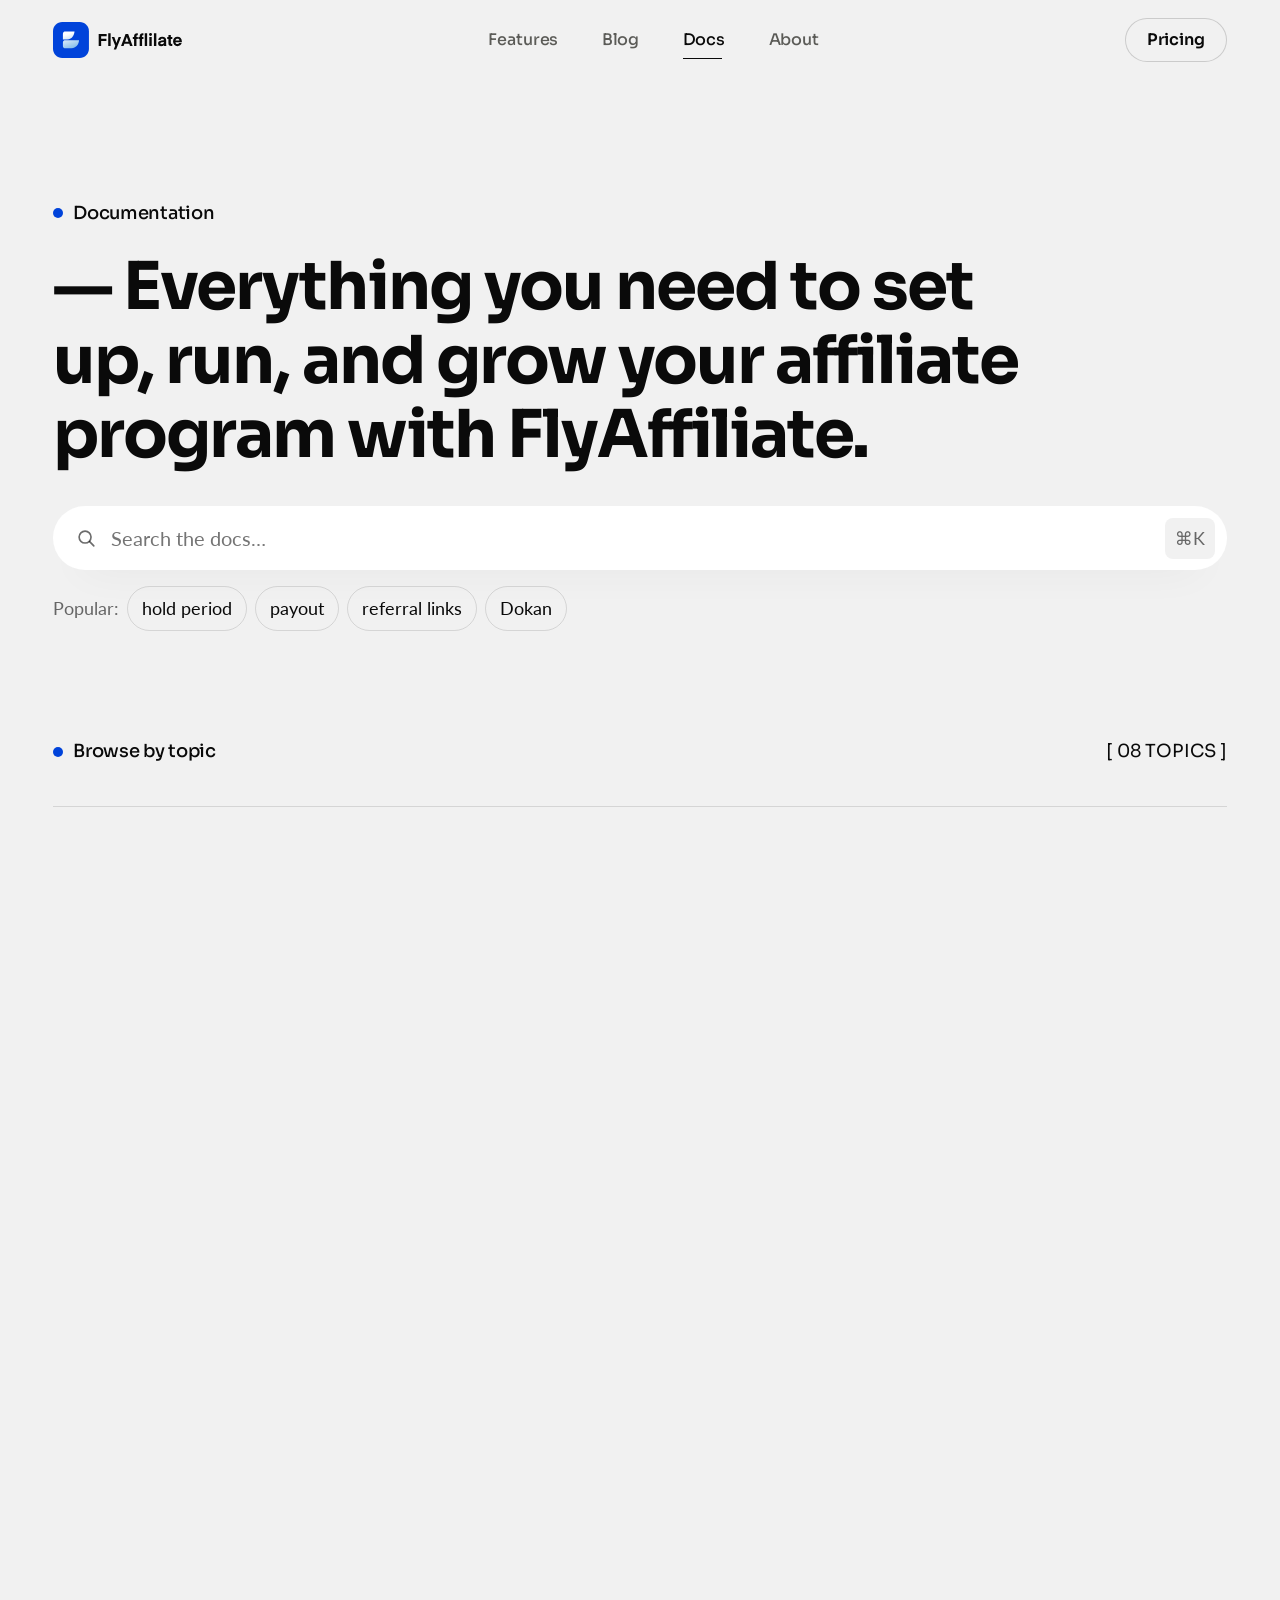
<file: docs/index.html>
<!doctype html>
<html lang="en">
<head>
<meta charset="utf-8">
<meta name="viewport" content="width=device-width, initial-scale=1">
<title>Docs — FlyAffiliate</title>
<meta name="description" content="FlyAffiliate documentation: getting started, affiliates, referral tracking, commissions, hold periods, payouts, WooCommerce, and Dokan.">
<meta property="og:title" content="Docs — FlyAffiliate">
<meta property="og:description" content="FlyAffiliate documentation: getting started, affiliates, referral tracking, commissions, hold periods, payouts, WooCommerce, and Dokan.">
<meta name="theme-color" content="#f1f1f1">
<link rel="icon" href="/assets/img/favicon.svg" type="image/svg+xml">
<link rel="preconnect" href="https://fonts.googleapis.com">
<link rel="preconnect" href="https://fonts.gstatic.com" crossorigin>
<link rel="stylesheet" href="https://fonts.googleapis.com/css2?family=Sora:wght@400;500;600;700&amp;family=Lato:wght@400;700&amp;display=swap">
<link rel="stylesheet" href="/assets/css/site.css?v=166">
<script>document.documentElement.classList.add('js')</script>
</head>
<body class="">
<a class="skip" href="#main">Skip to content</a>

<header class="hdr">
  <div class="hdr__in">
    <a class="logo" href="/" aria-label="FlyAffiliate home"><svg class="logo__svg" viewBox="0 0 520 145" fill="none" aria-hidden="true"><path transform="translate(15 0)" d="M178.954 96.4067H169.011V48.0548H201.087V57.1804H178.954V67.3275H200.065V76.453H178.954V96.4067ZM217.172 96.4067H207.502V45.3307H217.172V96.4067ZM229.734 110.572L235.727 95.7938L221.63 60.7216H231.913L240.494 84.5571L249.143 60.7216H259.222L239.268 110.572H229.734ZM269.489 96.4067H259.069L277.252 48.0548H287.74L305.923 96.4067H295.231L292.303 88.0984H272.417L269.489 96.4067ZM282.428 60.313H282.292L275.618 79.1771H289.102L282.428 60.313ZM321.218 60.7216H326.734V68.349H321.218V96.4067H311.548V68.349H306.44V60.7216H311.548V57.8614C311.548 49.2806 316.451 45.3307 323.67 45.3307C325.372 45.3307 326.53 45.4669 326.53 45.4669V53.7753C326.53 53.7753 326.121 53.7072 325.032 53.7072C322.716 53.7072 321.218 54.6606 321.218 57.6571V60.7216ZM343.84 60.7216H349.356V68.349H343.84V96.4067H334.169V68.349H329.062V60.7216H334.169V57.8614C334.169 49.2806 339.072 45.3307 346.291 45.3307C347.994 45.3307 349.151 45.4669 349.151 45.4669V53.7753C349.151 53.7753 348.743 53.7072 347.653 53.7072C345.338 53.7072 343.84 54.6606 343.84 57.6571V60.7216ZM364.202 96.4067H354.531V45.3307H364.202V96.4067ZM377.868 56.0907C374.463 56.0907 372.012 53.7072 372.012 50.3021C372.012 46.8971 374.463 44.4454 377.868 44.4454C381.273 44.4454 383.725 46.8971 383.725 50.3021C383.725 53.7072 381.273 56.0907 377.868 56.0907ZM373.033 96.4067V60.7216H382.704V96.4067H373.033ZM401.259 96.4067H391.588V45.3307H401.259V96.4067ZM431.663 80.3348L423.082 81.7649C418.928 82.5141 417.634 84.0123 417.634 85.9872C417.634 88.4389 419.132 89.7328 423.014 89.7328C428.667 89.7328 431.663 86.4639 431.663 81.7649V80.3348ZM420.835 97.224C412.595 97.224 408.304 92.6612 408.304 86.2596C408.304 80.0624 412.595 76.3849 422.129 74.8867L431.663 73.4566V73.1161C431.663 69.6429 429.484 67.8723 425.262 67.8723C420.767 67.8723 418.996 69.7791 418.656 72.2308H409.122C409.666 66.0335 413.889 59.9044 425.194 59.9044C435.681 59.9044 440.857 64.8758 440.857 73.1842V90.0052C440.857 92.3207 441.265 94.9766 441.878 96.4067H432.548C432.48 96.4067 432.14 94.7723 432.14 92.4569C429.892 95.6576 426.283 97.224 420.835 97.224ZM465.536 87.826V96.2024C465.536 96.2024 463.901 96.611 460.973 96.611C453.141 96.611 450.008 92.5931 450.008 85.7148V68.349H445.173V60.7216H450.008V51.8685H459.679V60.7216H465.604V68.349H459.679V84.6933C459.679 87.0769 460.768 88.1665 463.288 88.1665C464.582 88.1665 465.536 87.826 465.536 87.826ZM504.029 81.3563H478.151C478.832 86.2596 481.965 88.9156 486.8 88.9156C489.728 88.9156 492.52 87.6217 493.678 85.0338H503.416C501.305 92.2526 494.768 97.224 486.527 97.224C475.972 97.224 468.549 89.4604 468.549 78.4961C468.549 67.9404 475.903 59.9044 486.459 59.9044C497.015 59.9044 504.166 67.9404 504.166 78.4961C504.166 80.0624 504.029 81.3563 504.029 81.3563ZM486.391 67.668C481.965 67.668 479.104 70.3239 478.287 74.41H494.495C493.814 70.392 490.886 67.668 486.391 67.668Z" fill="currentColor"/><path d="M107.714 0H37.0553C16.5902 0 0 16.5902 0 37.0553V107.714C0 128.179 16.5902 144.77 37.0553 144.77H107.714C128.179 144.77 144.77 128.179 144.77 107.714V37.0553C144.77 16.5902 128.179 0 107.714 0Z" fill="#0043DA"/><path d="M69.2728 73.4424L86.6224 73.4512L86.6312 73.459H104.872C104.363 82.3335 101.799 89.8923 95.3021 96.3125C84.3555 106.546 74.8352 105.705 61.0267 105.705H57.7572L48.6107 105.671C45.5365 105.671 39.9398 103.157 39.9398 97.6201L39.9222 82.1641C39.9137 75.9901 44.7298 73.4424 49.2562 73.4424H69.2728ZM86.6224 38.2158V38.9033L86.5297 39.0654H86.5375C85.739 49.4347 78.7925 69.2558 57.6722 70.4873H39.9144V47.1328C39.9145 40.7635 45.01 38.2158 49.2562 38.2158H86.6224Z" fill="url(#fa-logo-g10)"/><defs><linearGradient id="fa-logo-g10" x1="78.9513" y1="41.6539" x2="102.679" y2="109.094" gradientUnits="userSpaceOnUse"><stop stop-color="#fff"/><stop offset="1" stop-color="#70B2E6"/></linearGradient></defs></svg></a>
    <nav class="hdr__nav" aria-label="Main">
      <a class="hdr__link" href="/features/">Features</a>
      <a class="hdr__link" href="/blog/">Blog</a>
      <a class="hdr__link" href="/docs/" aria-current="page">Docs</a>
      <a class="hdr__link" href="/about/">About</a>
    </nav>
    <a class="btn hdr__cta btn--secondary btn--sm" href="/pricing/"><span class="btn__t">Pricing</span></a>
    <button class="hdr__burger" type="button" aria-label="Open menu" aria-expanded="false" aria-controls="drawer" data-menu><svg viewBox="0 0 24 24" fill="none" stroke="currentColor" stroke-width="1.8" stroke-linecap="round"><path d="M4 8h16M4 16h16"/></svg></button>
  </div>
</header>
<div class="drawer" id="drawer" data-drawer aria-hidden="true">
  <div class="drawer__top"><a class="logo" href="/" aria-label="FlyAffiliate home"><svg class="logo__svg" viewBox="0 0 520 145" fill="none" aria-hidden="true"><path transform="translate(15 0)" d="M178.954 96.4067H169.011V48.0548H201.087V57.1804H178.954V67.3275H200.065V76.453H178.954V96.4067ZM217.172 96.4067H207.502V45.3307H217.172V96.4067ZM229.734 110.572L235.727 95.7938L221.63 60.7216H231.913L240.494 84.5571L249.143 60.7216H259.222L239.268 110.572H229.734ZM269.489 96.4067H259.069L277.252 48.0548H287.74L305.923 96.4067H295.231L292.303 88.0984H272.417L269.489 96.4067ZM282.428 60.313H282.292L275.618 79.1771H289.102L282.428 60.313ZM321.218 60.7216H326.734V68.349H321.218V96.4067H311.548V68.349H306.44V60.7216H311.548V57.8614C311.548 49.2806 316.451 45.3307 323.67 45.3307C325.372 45.3307 326.53 45.4669 326.53 45.4669V53.7753C326.53 53.7753 326.121 53.7072 325.032 53.7072C322.716 53.7072 321.218 54.6606 321.218 57.6571V60.7216ZM343.84 60.7216H349.356V68.349H343.84V96.4067H334.169V68.349H329.062V60.7216H334.169V57.8614C334.169 49.2806 339.072 45.3307 346.291 45.3307C347.994 45.3307 349.151 45.4669 349.151 45.4669V53.7753C349.151 53.7753 348.743 53.7072 347.653 53.7072C345.338 53.7072 343.84 54.6606 343.84 57.6571V60.7216ZM364.202 96.4067H354.531V45.3307H364.202V96.4067ZM377.868 56.0907C374.463 56.0907 372.012 53.7072 372.012 50.3021C372.012 46.8971 374.463 44.4454 377.868 44.4454C381.273 44.4454 383.725 46.8971 383.725 50.3021C383.725 53.7072 381.273 56.0907 377.868 56.0907ZM373.033 96.4067V60.7216H382.704V96.4067H373.033ZM401.259 96.4067H391.588V45.3307H401.259V96.4067ZM431.663 80.3348L423.082 81.7649C418.928 82.5141 417.634 84.0123 417.634 85.9872C417.634 88.4389 419.132 89.7328 423.014 89.7328C428.667 89.7328 431.663 86.4639 431.663 81.7649V80.3348ZM420.835 97.224C412.595 97.224 408.304 92.6612 408.304 86.2596C408.304 80.0624 412.595 76.3849 422.129 74.8867L431.663 73.4566V73.1161C431.663 69.6429 429.484 67.8723 425.262 67.8723C420.767 67.8723 418.996 69.7791 418.656 72.2308H409.122C409.666 66.0335 413.889 59.9044 425.194 59.9044C435.681 59.9044 440.857 64.8758 440.857 73.1842V90.0052C440.857 92.3207 441.265 94.9766 441.878 96.4067H432.548C432.48 96.4067 432.14 94.7723 432.14 92.4569C429.892 95.6576 426.283 97.224 420.835 97.224ZM465.536 87.826V96.2024C465.536 96.2024 463.901 96.611 460.973 96.611C453.141 96.611 450.008 92.5931 450.008 85.7148V68.349H445.173V60.7216H450.008V51.8685H459.679V60.7216H465.604V68.349H459.679V84.6933C459.679 87.0769 460.768 88.1665 463.288 88.1665C464.582 88.1665 465.536 87.826 465.536 87.826ZM504.029 81.3563H478.151C478.832 86.2596 481.965 88.9156 486.8 88.9156C489.728 88.9156 492.52 87.6217 493.678 85.0338H503.416C501.305 92.2526 494.768 97.224 486.527 97.224C475.972 97.224 468.549 89.4604 468.549 78.4961C468.549 67.9404 475.903 59.9044 486.459 59.9044C497.015 59.9044 504.166 67.9404 504.166 78.4961C504.166 80.0624 504.029 81.3563 504.029 81.3563ZM486.391 67.668C481.965 67.668 479.104 70.3239 478.287 74.41H494.495C493.814 70.392 490.886 67.668 486.391 67.668Z" fill="currentColor"/><path d="M107.714 0H37.0553C16.5902 0 0 16.5902 0 37.0553V107.714C0 128.179 16.5902 144.77 37.0553 144.77H107.714C128.179 144.77 144.77 128.179 144.77 107.714V37.0553C144.77 16.5902 128.179 0 107.714 0Z" fill="#0043DA"/><path d="M69.2728 73.4424L86.6224 73.4512L86.6312 73.459H104.872C104.363 82.3335 101.799 89.8923 95.3021 96.3125C84.3555 106.546 74.8352 105.705 61.0267 105.705H57.7572L48.6107 105.671C45.5365 105.671 39.9398 103.157 39.9398 97.6201L39.9222 82.1641C39.9137 75.9901 44.7298 73.4424 49.2562 73.4424H69.2728ZM86.6224 38.2158V38.9033L86.5297 39.0654H86.5375C85.739 49.4347 78.7925 69.2558 57.6722 70.4873H39.9144V47.1328C39.9145 40.7635 45.01 38.2158 49.2562 38.2158H86.6224Z" fill="url(#fa-logo-g11)"/><defs><linearGradient id="fa-logo-g11" x1="78.9513" y1="41.6539" x2="102.679" y2="109.094" gradientUnits="userSpaceOnUse"><stop stop-color="#fff"/><stop offset="1" stop-color="#70B2E6"/></linearGradient></defs></svg></a><button class="drawer__x" type="button" aria-label="Close menu" data-menu-close><svg viewBox="0 0 24 24" fill="none" stroke="currentColor" stroke-width="1.8" stroke-linecap="round"><path d="m6 6 12 12M18 6 6 18"/></svg></button></div>
  <nav class="drawer__nav" aria-label="Mobile">
    <a href="/features/"><small>01</small>Features</a>
    <a href="/blog/"><small>02</small>Blog</a>
    <a href="/docs/" aria-current="page"><small>03</small>Docs</a>
    <a href="/about/"><small>04</small>About</a>
    <a href="/pricing/"><small>05</small>Pricing</a>
  </nav>
  <div class="drawer__foot"><a class="btn" href="https://wordpress.org/plugins/search/flyaffiliate/" target="_blank" rel="noopener"><span class="btn__t">Get Started</span><span class="btn__i" aria-hidden="true"><svg viewBox="0 0 28 16" fill="none" stroke="currentColor" stroke-width="1.6" stroke-linecap="round" stroke-linejoin="round"><path d="M1.5 8h24M19 1.5 25.5 8 19 14.5"/></svg></span></a><p>Free WordPress plugin</p></div>
</div>
<main id="main">

<section class="phero" aria-labelledby="d-h">
  <div class="wrap">
    <div class="phero__grid">
      <div class="phero__l"><p class="eyebrow">Documentation</p></div>
      <div class="phero__r">
        <h1 id="d-h" class="phero__h" data-reveal><span aria-hidden="true">— </span>Everything you need to set up, run, and grow your affiliate program with FlyAffiliate.</h1>
        <div class="dsearch" data-reveal>
          <span class="dsearch__ic" aria-hidden="true"><svg viewBox="0 0 24 24" fill="none" stroke="currentColor" stroke-width="1.8" stroke-linecap="round"><circle cx="11" cy="11" r="6.5"/><path d="m16 16 4.5 4.5"/></svg></span>
          <label class="sr-only" for="doc-q">Search the docs</label>
          <input id="doc-q" type="search" placeholder="Search the docs…" autocomplete="off" data-doc-search>
          <kbd aria-hidden="true">⌘K</kbd>
        </div>
        <div class="dpop" data-reveal><span class="muted">Popular:</span><button type="button" data-doc-q="hold period">hold period</button><button type="button" data-doc-q="payout">payout</button><button type="button" data-doc-q="referral links">referral links</button><button type="button" data-doc-q="Dokan">Dokan</button></div>
      </div>
    </div>
  </div>
</section>

<section class="sec sec--snug" id="topics" aria-labelledby="topics-h">
  <div class="wrap">
    <div class="shead shead--rule" data-reveal><p class="eyebrow">Browse by topic</p><p class="bracket">[ 08 topics ]</p></div>
    <h2 id="topics-h" class="sr-only">Topics</h2>
    <div class="dcats" data-reveal-stagger>
      <article class="dcat" data-doc-card="Getting Started">
        <div class="dcat__top"><span class="dcat__ic"><svg viewBox="0 0 24 24" fill="none" stroke="currentColor" stroke-width="1.6" stroke-linejoin="round"><path d="M13 3 5.5 13.5H12L11 21l7.5-10.5H12z"/></svg></span><span class="dcat__n">01</span></div>
        <h3 class="dcat__t">Getting Started</h3>
        <ul class="dcat__list"><li><a href="#">Installing FlyAffiliate<span aria-hidden="true"><svg viewBox="0 0 28 16" fill="none" stroke="currentColor" stroke-width="1.6" stroke-linecap="round" stroke-linejoin="round"><path d="M1.5 8h24M19 1.5 25.5 8 19 14.5"/></svg></span></a></li><li><a href="#">Setting up your affiliate program<span aria-hidden="true"><svg viewBox="0 0 28 16" fill="none" stroke="currentColor" stroke-width="1.6" stroke-linecap="round" stroke-linejoin="round"><path d="M1.5 8h24M19 1.5 25.5 8 19 14.5"/></svg></span></a></li><li><a href="#">Choosing your default commission rate<span aria-hidden="true"><svg viewBox="0 0 28 16" fill="none" stroke="currentColor" stroke-width="1.6" stroke-linecap="round" stroke-linejoin="round"><path d="M1.5 8h24M19 1.5 25.5 8 19 14.5"/></svg></span></a></li><li><a href="#">Adding the affiliate registration page<span aria-hidden="true"><svg viewBox="0 0 28 16" fill="none" stroke="currentColor" stroke-width="1.6" stroke-linecap="round" stroke-linejoin="round"><path d="M1.5 8h24M19 1.5 25.5 8 19 14.5"/></svg></span></a></li></ul>
        <p class="dcat__foot"><i class="dot" aria-hidden="true"></i>4 articles</p>
      </article>
      <article class="dcat" data-doc-card="Affiliates">
        <div class="dcat__top"><span class="dcat__ic"><svg viewBox="0 0 24 24" fill="none" stroke="currentColor" stroke-width="1.6"><circle cx="12" cy="8.5" r="3.8"/><path d="M4.5 20c1.2-3.6 4-5.5 7.5-5.5s6.3 1.9 7.5 5.5" stroke-linecap="round"/></svg></span><span class="dcat__n">02</span></div>
        <h3 class="dcat__t">Affiliates</h3>
        <ul class="dcat__list"><li><a href="#">Registration and email activation<span aria-hidden="true"><svg viewBox="0 0 28 16" fill="none" stroke="currentColor" stroke-width="1.6" stroke-linecap="round" stroke-linejoin="round"><path d="M1.5 8h24M19 1.5 25.5 8 19 14.5"/></svg></span></a></li><li><a href="#">Managing affiliate accounts<span aria-hidden="true"><svg viewBox="0 0 28 16" fill="none" stroke="currentColor" stroke-width="1.6" stroke-linecap="round" stroke-linejoin="round"><path d="M1.5 8h24M19 1.5 25.5 8 19 14.5"/></svg></span></a></li><li><a href="#">What affiliates see in their dashboard<span aria-hidden="true"><svg viewBox="0 0 28 16" fill="none" stroke="currentColor" stroke-width="1.6" stroke-linecap="round" stroke-linejoin="round"><path d="M1.5 8h24M19 1.5 25.5 8 19 14.5"/></svg></span></a></li></ul>
        <p class="dcat__foot"><i class="dot" aria-hidden="true"></i>3 articles</p>
      </article>
      <article class="dcat" data-doc-card="Referral Links & Tracking">
        <div class="dcat__top"><span class="dcat__ic"><svg viewBox="0 0 24 24" fill="none" stroke="currentColor" stroke-width="1.7" stroke-linecap="round" stroke-linejoin="round"><path d="M10 14a4.5 4.5 0 0 0 6.4 0l3.2-3.2a4.5 4.5 0 0 0-6.4-6.4L11.6 6"/><path d="M14 10a4.5 4.5 0 0 0-6.4 0l-3.2 3.2a4.5 4.5 0 0 0 6.4 6.4l1.6-1.6"/></svg></span><span class="dcat__n">03</span></div>
        <h3 class="dcat__t">Referral Links &amp; Tracking</h3>
        <ul class="dcat__list"><li><a href="#">How referral links work<span aria-hidden="true"><svg viewBox="0 0 28 16" fill="none" stroke="currentColor" stroke-width="1.6" stroke-linecap="round" stroke-linejoin="round"><path d="M1.5 8h24M19 1.5 25.5 8 19 14.5"/></svg></span></a></li><li><a href="#">Creating product and page links<span aria-hidden="true"><svg viewBox="0 0 28 16" fill="none" stroke="currentColor" stroke-width="1.6" stroke-linecap="round" stroke-linejoin="round"><path d="M1.5 8h24M19 1.5 25.5 8 19 14.5"/></svg></span></a></li><li><a href="#">First-party tracking explained<span aria-hidden="true"><svg viewBox="0 0 28 16" fill="none" stroke="currentColor" stroke-width="1.6" stroke-linecap="round" stroke-linejoin="round"><path d="M1.5 8h24M19 1.5 25.5 8 19 14.5"/></svg></span></a></li><li><a href="#">The 30-day attribution window<span aria-hidden="true"><svg viewBox="0 0 28 16" fill="none" stroke="currentColor" stroke-width="1.6" stroke-linecap="round" stroke-linejoin="round"><path d="M1.5 8h24M19 1.5 25.5 8 19 14.5"/></svg></span></a></li></ul>
        <p class="dcat__foot"><i class="dot" aria-hidden="true"></i>4 articles</p>
      </article>
      <article class="dcat" data-doc-card="Commissions">
        <div class="dcat__top"><span class="dcat__ic"><svg viewBox="0 0 24 24" fill="none" stroke="currentColor" stroke-width="1.6" stroke-linecap="round"><circle cx="12" cy="12" r="8.5"/><path d="M14.6 9.3c-.5-.9-1.5-1.4-2.6-1.4-1.5 0-2.6.8-2.6 2s1.1 1.7 2.6 2 2.7.8 2.7 2.1-1.2 2.1-2.7 2.1c-1.2 0-2.3-.6-2.8-1.6M12 6.3v1.6m0 8.3v1.5"/></svg></span><span class="dcat__n">04</span></div>
        <h3 class="dcat__t">Commissions</h3>
        <ul class="dcat__list"><li><a href="#">How per-item commissions are calculated<span aria-hidden="true"><svg viewBox="0 0 28 16" fill="none" stroke="currentColor" stroke-width="1.6" stroke-linecap="round" stroke-linejoin="round"><path d="M1.5 8h24M19 1.5 25.5 8 19 14.5"/></svg></span></a></li><li><a href="#">Setting product-level rates<span aria-hidden="true"><svg viewBox="0 0 28 16" fill="none" stroke="currentColor" stroke-width="1.6" stroke-linecap="round" stroke-linejoin="round"><path d="M1.5 8h24M19 1.5 25.5 8 19 14.5"/></svg></span></a></li><li><a href="#">Setting a maximum commission<span aria-hidden="true"><svg viewBox="0 0 28 16" fill="none" stroke="currentColor" stroke-width="1.6" stroke-linecap="round" stroke-linejoin="round"><path d="M1.5 8h24M19 1.5 25.5 8 19 14.5"/></svg></span></a></li><li><a href="#">Adding and editing commissions manually<span aria-hidden="true"><svg viewBox="0 0 28 16" fill="none" stroke="currentColor" stroke-width="1.6" stroke-linecap="round" stroke-linejoin="round"><path d="M1.5 8h24M19 1.5 25.5 8 19 14.5"/></svg></span></a></li></ul>
        <p class="dcat__foot"><i class="dot" aria-hidden="true"></i>4 articles</p>
      </article>
      <article class="dcat" data-doc-card="Hold Period & Statuses">
        <div class="dcat__top"><span class="dcat__ic"><svg viewBox="0 0 24 24" fill="none" stroke="currentColor" stroke-width="1.6" stroke-linecap="round"><circle cx="12" cy="12" r="8.5"/><path d="M12 7.5V12l3 2"/></svg></span><span class="dcat__n">05</span></div>
        <h3 class="dcat__t">Hold Period &amp; Statuses</h3>
        <ul class="dcat__list"><li><a href="#">Setting a commission hold period<span aria-hidden="true"><svg viewBox="0 0 28 16" fill="none" stroke="currentColor" stroke-width="1.6" stroke-linecap="round" stroke-linejoin="round"><path d="M1.5 8h24M19 1.5 25.5 8 19 14.5"/></svg></span></a></li><li><a href="#">Pending, unpaid, paid, and rejected<span aria-hidden="true"><svg viewBox="0 0 28 16" fill="none" stroke="currentColor" stroke-width="1.6" stroke-linecap="round" stroke-linejoin="round"><path d="M1.5 8h24M19 1.5 25.5 8 19 14.5"/></svg></span></a></li><li><a href="#">How order status sync works<span aria-hidden="true"><svg viewBox="0 0 28 16" fill="none" stroke="currentColor" stroke-width="1.6" stroke-linecap="round" stroke-linejoin="round"><path d="M1.5 8h24M19 1.5 25.5 8 19 14.5"/></svg></span></a></li><li><a href="#">Handling refunds<span aria-hidden="true"><svg viewBox="0 0 28 16" fill="none" stroke="currentColor" stroke-width="1.6" stroke-linecap="round" stroke-linejoin="round"><path d="M1.5 8h24M19 1.5 25.5 8 19 14.5"/></svg></span></a></li></ul>
        <p class="dcat__foot"><i class="dot" aria-hidden="true"></i>4 articles</p>
      </article>
      <article class="dcat" data-doc-card="Payouts">
        <div class="dcat__top"><span class="dcat__ic"><svg viewBox="0 0 24 24" fill="none" stroke="currentColor" stroke-width="1.6" stroke-linejoin="round"><path d="M4 7.5A2.5 2.5 0 0 1 6.5 5H18v3"/><rect x="4" y="8" width="16" height="11" rx="2.5"/><path d="M16 13.5h1.5" stroke-linecap="round"/></svg></span><span class="dcat__n">06</span></div>
        <h3 class="dcat__t">Payouts</h3>
        <ul class="dcat__list"><li><a href="#">Creating a payout batch<span aria-hidden="true"><svg viewBox="0 0 28 16" fill="none" stroke="currentColor" stroke-width="1.6" stroke-linecap="round" stroke-linejoin="round"><path d="M1.5 8h24M19 1.5 25.5 8 19 14.5"/></svg></span></a></li><li><a href="#">Setting a payout minimum<span aria-hidden="true"><svg viewBox="0 0 28 16" fill="none" stroke="currentColor" stroke-width="1.6" stroke-linecap="round" stroke-linejoin="round"><path d="M1.5 8h24M19 1.5 25.5 8 19 14.5"/></svg></span></a></li><li><a href="#">Marking payouts as paid<span aria-hidden="true"><svg viewBox="0 0 28 16" fill="none" stroke="currentColor" stroke-width="1.6" stroke-linecap="round" stroke-linejoin="round"><path d="M1.5 8h24M19 1.5 25.5 8 19 14.5"/></svg></span></a></li><li><a href="#">Exporting CSV payout records<span aria-hidden="true"><svg viewBox="0 0 28 16" fill="none" stroke="currentColor" stroke-width="1.6" stroke-linecap="round" stroke-linejoin="round"><path d="M1.5 8h24M19 1.5 25.5 8 19 14.5"/></svg></span></a></li></ul>
        <p class="dcat__foot"><i class="dot" aria-hidden="true"></i>4 articles</p>
      </article>
      <article class="dcat" data-doc-card="WooCommerce">
        <div class="dcat__top"><span class="dcat__ic"><svg viewBox="0 0 24 24" fill="none" stroke="currentColor" stroke-width="1.6" stroke-linecap="round" stroke-linejoin="round"><path d="M3 4h2.2l2.2 11h10.8L20.5 7H6.4"/><circle cx="9.5" cy="19" r="1.4"/><circle cx="17" cy="19" r="1.4"/></svg></span><span class="dcat__n">07</span></div>
        <h3 class="dcat__t">WooCommerce</h3>
        <ul class="dcat__list"><li><a href="#">Tracking referred WooCommerce orders<span aria-hidden="true"><svg viewBox="0 0 28 16" fill="none" stroke="currentColor" stroke-width="1.6" stroke-linecap="round" stroke-linejoin="round"><path d="M1.5 8h24M19 1.5 25.5 8 19 14.5"/></svg></span></a></li><li><a href="#">Classic and block checkout support<span aria-hidden="true"><svg viewBox="0 0 28 16" fill="none" stroke="currentColor" stroke-width="1.6" stroke-linecap="round" stroke-linejoin="round"><path d="M1.5 8h24M19 1.5 25.5 8 19 14.5"/></svg></span></a></li></ul>
        <p class="dcat__foot"><i class="dot" aria-hidden="true"></i>2 articles</p>
      </article>
      <article class="dcat" data-doc-card="Dokan Marketplaces">
        <div class="dcat__top"><span class="dcat__ic"><svg viewBox="0 0 24 24" fill="none" stroke="currentColor" stroke-width="1.6" stroke-linejoin="round"><path d="M4 9.5 5.5 4h13L20 9.5M4 9.5h16M4 9.5a2.7 2.7 0 0 0 5.3 0 2.7 2.7 0 0 0 5.4 0 2.7 2.7 0 0 0 5.3 0M5.5 12v8h13v-8M10 20v-5h4v5"/></svg></span><span class="dcat__n">08</span></div>
        <h3 class="dcat__t">Dokan Marketplaces</h3>
        <ul class="dcat__list"><li><a href="#">Enabling vendor affiliate programs<span aria-hidden="true"><svg viewBox="0 0 28 16" fill="none" stroke="currentColor" stroke-width="1.6" stroke-linecap="round" stroke-linejoin="round"><path d="M1.5 8h24M19 1.5 25.5 8 19 14.5"/></svg></span></a></li><li><a href="#">Vendor commission rules<span aria-hidden="true"><svg viewBox="0 0 28 16" fill="none" stroke="currentColor" stroke-width="1.6" stroke-linecap="round" stroke-linejoin="round"><path d="M1.5 8h24M19 1.5 25.5 8 19 14.5"/></svg></span></a></li><li><a href="#">Vendor-level attribution<span aria-hidden="true"><svg viewBox="0 0 28 16" fill="none" stroke="currentColor" stroke-width="1.6" stroke-linecap="round" stroke-linejoin="round"><path d="M1.5 8h24M19 1.5 25.5 8 19 14.5"/></svg></span></a></li><li><a href="#">Affiliate commissions and vendor earnings<span aria-hidden="true"><svg viewBox="0 0 28 16" fill="none" stroke="currentColor" stroke-width="1.6" stroke-linecap="round" stroke-linejoin="round"><path d="M1.5 8h24M19 1.5 25.5 8 19 14.5"/></svg></span></a></li></ul>
        <p class="dcat__foot"><i class="dot" aria-hidden="true"></i>4 articles</p>
      </article>
    </div>
    <p class="bempty" data-doc-empty hidden>No articles match that search. Try “commission” or “payout”.</p>
  </div>
</section>

<section class="sec" id="quick-start" aria-labelledby="qs-h">
  <div class="wrap">
    <div class="shead" data-reveal><p class="eyebrow">Quick start</p><p class="bracket">[ 01 — 04 ]</p></div>
    <div class="split-head">
      <h2 id="qs-h" class="h2" data-reveal>Up and Running <br>in Four Steps</h2>
      <p class="lead muted" data-reveal>The shortest path from installing the plugin <br>to your first affiliate payout.</p>
    </div>
    <div class="proc" data-proc data-reveal>
      <article class="proc__card is-active" data-proc-card>
        <button class="proc__hit" type="button" aria-expanded="true" aria-label="Install the Plugin"></button>
        <div class="proc__top"><h3 class="proc__t">Install the Plugin</h3><span class="proc__n">01</span></div>
        <div class="proc__body">
          <p class="proc__d">Add FlyAffiliate to your WordPress site and activate it.</p>
          <div class="proc__vis"><div class="proc__glyph"><svg viewBox="0 0 24 24" fill="none" stroke="currentColor" stroke-width="1.7" stroke-linecap="round" stroke-linejoin="round"><path d="M12 4v11m-4.5-4.5L12 15l4.5-4.5M5 19h14"/></svg></div></div>
        </div>
        <div class="proc__foot"><p class="proc__meta">Time<i aria-hidden="true"></i>A few minutes</p><span class="proc__btn" aria-hidden="true"><svg viewBox="0 0 20 20" fill="none" stroke="currentColor" stroke-width="1.6" stroke-linecap="round"><path d="M10 3v14M3 10h14"/></svg></span></div>
      </article>
      <article class="proc__card" data-proc-card>
        <button class="proc__hit" type="button" aria-expanded="false" aria-label="Set Your Rates"></button>
        <div class="proc__top"><h3 class="proc__t">Set Your Rates</h3><span class="proc__n">02</span></div>
        <div class="proc__body">
          <p class="proc__d">Choose a default commission rate, then add product-level rates or a maximum where needed.</p>
          <div class="proc__vis"><div class="proc__glyph"><svg viewBox="0 0 24 24" fill="none" stroke="currentColor" stroke-width="1.6"><circle cx="12" cy="12" r="3"/><path d="M12 3v2.2m0 13.6V21m9-9h-2.2M5.2 12H3m15.4-6.4-1.6 1.6M7.2 16.8l-1.6 1.6m12.8 0-1.6-1.6M7.2 7.2 5.6 5.6" stroke-linecap="round"/></svg></div></div>
        </div>
        <div class="proc__foot"><p class="proc__meta">Where<i aria-hidden="true"></i>Settings</p><span class="proc__btn" aria-hidden="true"><svg viewBox="0 0 20 20" fill="none" stroke="currentColor" stroke-width="1.6" stroke-linecap="round"><path d="M10 3v14M3 10h14"/></svg></span></div>
      </article>
      <article class="proc__card" data-proc-card>
        <button class="proc__hit" type="button" aria-expanded="false" aria-label="Invite Affiliates"></button>
        <div class="proc__top"><h3 class="proc__t">Invite Affiliates</h3><span class="proc__n">03</span></div>
        <div class="proc__body">
          <p class="proc__d">Share your registration page so affiliates can sign up and activate their accounts.</p>
          <div class="proc__vis"><div class="proc__glyph"><svg viewBox="0 0 24 24" fill="none" stroke="currentColor" stroke-width="1.6"><circle cx="12" cy="8.5" r="3.8"/><path d="M4.5 20c1.2-3.6 4-5.5 7.5-5.5s6.3 1.9 7.5 5.5" stroke-linecap="round"/></svg></div></div>
        </div>
        <div class="proc__foot"><p class="proc__meta">Where<i aria-hidden="true"></i>Registration page</p><span class="proc__btn" aria-hidden="true"><svg viewBox="0 0 20 20" fill="none" stroke="currentColor" stroke-width="1.6" stroke-linecap="round"><path d="M10 3v14M3 10h14"/></svg></span></div>
      </article>
      <article class="proc__card" data-proc-card>
        <button class="proc__hit" type="button" aria-expanded="false" aria-label="Track &amp; Pay"></button>
        <div class="proc__top"><h3 class="proc__t">Track &amp; Pay</h3><span class="proc__n">04</span></div>
        <div class="proc__body">
          <p class="proc__d">Watch referrals turn into commissions, then pay them in organized batches.</p>
          <div class="proc__vis"><div class="proc__glyph"><svg viewBox="0 0 24 24" fill="none" stroke="currentColor" stroke-width="1.6" stroke-linejoin="round"><path d="M4 7.5A2.5 2.5 0 0 1 6.5 5H18v3"/><rect x="4" y="8" width="16" height="11" rx="2.5"/><path d="M16 13.5h1.5" stroke-linecap="round"/></svg></div></div>
        </div>
        <div class="proc__foot"><p class="proc__meta">Where<i aria-hidden="true"></i>Commissions & Payouts</p><span class="proc__btn" aria-hidden="true"><svg viewBox="0 0 20 20" fill="none" stroke="currentColor" stroke-width="1.6" stroke-linecap="round"><path d="M10 3v14M3 10h14"/></svg></span></div>
      </article>
    </div>
  </div>
</section>

<section class="sec" id="popular" aria-labelledby="pop-h">
  <div class="wrap mlist">
    <div class="mlist__l">
      <p class="mlist__big" aria-hidden="true">(05)</p>
      <p class="eyebrow">Most read</p>
      <h2 id="pop-h" class="h3" data-reveal>Popular Articles</h2>
      <p class="muted" data-reveal>Where most store owners start.</p>
    </div>
    <ol class="plist" data-reveal-stagger>
      <li><a href="#"><span class="plist__n">01</span><span class="plist__t">Installing FlyAffiliate</span><span class="plist__go" aria-hidden="true"><svg viewBox="0 0 28 16" fill="none" stroke="currentColor" stroke-width="1.6" stroke-linecap="round" stroke-linejoin="round"><path d="M1.5 8h24M19 1.5 25.5 8 19 14.5"/></svg></span></a></li>
      <li><a href="#"><span class="plist__n">02</span><span class="plist__t">How per-item commissions are calculated</span><span class="plist__go" aria-hidden="true"><svg viewBox="0 0 28 16" fill="none" stroke="currentColor" stroke-width="1.6" stroke-linecap="round" stroke-linejoin="round"><path d="M1.5 8h24M19 1.5 25.5 8 19 14.5"/></svg></span></a></li>
      <li><a href="#"><span class="plist__n">03</span><span class="plist__t">Setting a commission hold period</span><span class="plist__go" aria-hidden="true"><svg viewBox="0 0 28 16" fill="none" stroke="currentColor" stroke-width="1.6" stroke-linecap="round" stroke-linejoin="round"><path d="M1.5 8h24M19 1.5 25.5 8 19 14.5"/></svg></span></a></li>
      <li><a href="#"><span class="plist__n">04</span><span class="plist__t">Creating a payout batch</span><span class="plist__go" aria-hidden="true"><svg viewBox="0 0 28 16" fill="none" stroke="currentColor" stroke-width="1.6" stroke-linecap="round" stroke-linejoin="round"><path d="M1.5 8h24M19 1.5 25.5 8 19 14.5"/></svg></span></a></li>
      <li><a href="#"><span class="plist__n">05</span><span class="plist__t">Enabling vendor affiliate programs</span><span class="plist__go" aria-hidden="true"><svg viewBox="0 0 28 16" fill="none" stroke="currentColor" stroke-width="1.6" stroke-linecap="round" stroke-linejoin="round"><path d="M1.5 8h24M19 1.5 25.5 8 19 14.5"/></svg></span></a></li>
    </ol>
  </div>
</section>

<section class="sec" id="help" aria-labelledby="help-h">
  <div class="wrap faq">
    <div class="faq__l">
      <p class="eyebrow">Help</p>
      <h2 id="help-h" class="h3" data-reveal>Still got more questions?</h2>
      <p class="muted" data-reveal>Check the FAQ, or grab the plugin and explore it on your own site.</p>
      <div data-reveal><a class="btn" href="/#faq"><span class="btn__t">Read the FAQ</span><span class="btn__i" aria-hidden="true"><svg viewBox="0 0 28 16" fill="none" stroke="currentColor" stroke-width="1.6" stroke-linecap="round" stroke-linejoin="round"><path d="M1.5 8h24M19 1.5 25.5 8 19 14.5"/></svg></span></a></div>
    </div>
    <div class="hcards" data-reveal-stagger>
      <a class="hcard" href="/#faq"><span class="hcard__ic"><svg viewBox="0 0 24 24" fill="none" stroke="currentColor" stroke-width="1.6" stroke-linejoin="round"><path d="M5 5.5h14a1.5 1.5 0 0 1 1.5 1.5v8.5A1.5 1.5 0 0 1 19 17h-8l-4.5 3.5V17H5a1.5 1.5 0 0 1-1.5-1.5V7A1.5 1.5 0 0 1 5 5.5Z"/></svg></span><span><b>Frequently asked questions</b><small>Quick answers about tracking, commissions, and payouts.</small></span><span class="hcard__go" aria-hidden="true"><svg viewBox="0 0 28 16" fill="none" stroke="currentColor" stroke-width="1.6" stroke-linecap="round" stroke-linejoin="round"><path d="M1.5 8h24M19 1.5 25.5 8 19 14.5"/></svg></span></a>
      <a class="hcard" href="/features/"><span class="hcard__ic"><svg viewBox="0 0 24 24" fill="none" stroke="currentColor" stroke-width="1.6" stroke-linejoin="round"><path d="M4 5.5A1.5 1.5 0 0 1 5.5 4H11v16H5.5A1.5 1.5 0 0 1 4 18.5zM20 5.5A1.5 1.5 0 0 0 18.5 4H13v16h5.5a1.5 1.5 0 0 0 1.5-1.5z"/></svg></span><span><b>Feature overview</b><small>Every feature, grouped by what it helps you do.</small></span><span class="hcard__go" aria-hidden="true"><svg viewBox="0 0 28 16" fill="none" stroke="currentColor" stroke-width="1.6" stroke-linecap="round" stroke-linejoin="round"><path d="M1.5 8h24M19 1.5 25.5 8 19 14.5"/></svg></span></a>
      <a class="hcard" href="https://wordpress.org/plugins/search/flyaffiliate/" target="_blank" rel="noopener"><span class="hcard__ic"><svg viewBox="0 0 24 24" fill="none" stroke="currentColor" stroke-width="1.7" stroke-linecap="round" stroke-linejoin="round"><path d="M12 4v11m-4.5-4.5L12 15l4.5-4.5M5 19h14"/></svg></span><span><b>Download the plugin</b><small>FlyAffiliate is a free WordPress plugin.</small></span><span class="hcard__go" aria-hidden="true"><svg viewBox="0 0 28 16" fill="none" stroke="currentColor" stroke-width="1.6" stroke-linecap="round" stroke-linejoin="round"><path d="M1.5 8h24M19 1.5 25.5 8 19 14.5"/></svg></span></a>
    </div>
  </div>
</section>
</main>

<footer class="ftr">
  <div class="wrap">
    <div class="ftr__card art art--cta ftr__card--split" data-reveal>
      <div class="ftr__copy"><h2 class="h3 ftr__tag">Start Your <br>Affiliate Program</h2><p class="ftr__p">Your products already have people talking about them. Give them a way to promote your store and earn from the sales they generate.</p></div>
      <div class="ftr__cta"><a class="btn" href="https://wordpress.org/plugins/search/flyaffiliate/" target="_blank" rel="noopener"><span class="btn__t">Start Your Affiliate Program</span><span class="btn__i" aria-hidden="true"><svg viewBox="0 0 28 16" fill="none" stroke="currentColor" stroke-width="1.6" stroke-linecap="round" stroke-linejoin="round"><path d="M1.5 8h24M19 1.5 25.5 8 19 14.5"/></svg></span></a><a class="btn ftr__alt btn--tertiary" href="https://wordpress.org/plugins/search/flyaffiliate/" target="_blank" rel="noopener"><span class="btn__t">Free WordPress plugin</span></a></div>
    </div>
    <div class="ftr__row">
      <a class="logo ftr__logo" href="/" aria-label="FlyAffiliate home"><svg class="logo__svg" viewBox="0 0 520 145" fill="none" aria-hidden="true"><path transform="translate(15 0)" d="M178.954 96.4067H169.011V48.0548H201.087V57.1804H178.954V67.3275H200.065V76.453H178.954V96.4067ZM217.172 96.4067H207.502V45.3307H217.172V96.4067ZM229.734 110.572L235.727 95.7938L221.63 60.7216H231.913L240.494 84.5571L249.143 60.7216H259.222L239.268 110.572H229.734ZM269.489 96.4067H259.069L277.252 48.0548H287.74L305.923 96.4067H295.231L292.303 88.0984H272.417L269.489 96.4067ZM282.428 60.313H282.292L275.618 79.1771H289.102L282.428 60.313ZM321.218 60.7216H326.734V68.349H321.218V96.4067H311.548V68.349H306.44V60.7216H311.548V57.8614C311.548 49.2806 316.451 45.3307 323.67 45.3307C325.372 45.3307 326.53 45.4669 326.53 45.4669V53.7753C326.53 53.7753 326.121 53.7072 325.032 53.7072C322.716 53.7072 321.218 54.6606 321.218 57.6571V60.7216ZM343.84 60.7216H349.356V68.349H343.84V96.4067H334.169V68.349H329.062V60.7216H334.169V57.8614C334.169 49.2806 339.072 45.3307 346.291 45.3307C347.994 45.3307 349.151 45.4669 349.151 45.4669V53.7753C349.151 53.7753 348.743 53.7072 347.653 53.7072C345.338 53.7072 343.84 54.6606 343.84 57.6571V60.7216ZM364.202 96.4067H354.531V45.3307H364.202V96.4067ZM377.868 56.0907C374.463 56.0907 372.012 53.7072 372.012 50.3021C372.012 46.8971 374.463 44.4454 377.868 44.4454C381.273 44.4454 383.725 46.8971 383.725 50.3021C383.725 53.7072 381.273 56.0907 377.868 56.0907ZM373.033 96.4067V60.7216H382.704V96.4067H373.033ZM401.259 96.4067H391.588V45.3307H401.259V96.4067ZM431.663 80.3348L423.082 81.7649C418.928 82.5141 417.634 84.0123 417.634 85.9872C417.634 88.4389 419.132 89.7328 423.014 89.7328C428.667 89.7328 431.663 86.4639 431.663 81.7649V80.3348ZM420.835 97.224C412.595 97.224 408.304 92.6612 408.304 86.2596C408.304 80.0624 412.595 76.3849 422.129 74.8867L431.663 73.4566V73.1161C431.663 69.6429 429.484 67.8723 425.262 67.8723C420.767 67.8723 418.996 69.7791 418.656 72.2308H409.122C409.666 66.0335 413.889 59.9044 425.194 59.9044C435.681 59.9044 440.857 64.8758 440.857 73.1842V90.0052C440.857 92.3207 441.265 94.9766 441.878 96.4067H432.548C432.48 96.4067 432.14 94.7723 432.14 92.4569C429.892 95.6576 426.283 97.224 420.835 97.224ZM465.536 87.826V96.2024C465.536 96.2024 463.901 96.611 460.973 96.611C453.141 96.611 450.008 92.5931 450.008 85.7148V68.349H445.173V60.7216H450.008V51.8685H459.679V60.7216H465.604V68.349H459.679V84.6933C459.679 87.0769 460.768 88.1665 463.288 88.1665C464.582 88.1665 465.536 87.826 465.536 87.826ZM504.029 81.3563H478.151C478.832 86.2596 481.965 88.9156 486.8 88.9156C489.728 88.9156 492.52 87.6217 493.678 85.0338H503.416C501.305 92.2526 494.768 97.224 486.527 97.224C475.972 97.224 468.549 89.4604 468.549 78.4961C468.549 67.9404 475.903 59.9044 486.459 59.9044C497.015 59.9044 504.166 67.9404 504.166 78.4961C504.166 80.0624 504.029 81.3563 504.029 81.3563ZM486.391 67.668C481.965 67.668 479.104 70.3239 478.287 74.41H494.495C493.814 70.392 490.886 67.668 486.391 67.668Z" fill="currentColor"/><path d="M107.714 0H37.0553C16.5902 0 0 16.5902 0 37.0553V107.714C0 128.179 16.5902 144.77 37.0553 144.77H107.714C128.179 144.77 144.77 128.179 144.77 107.714V37.0553C144.77 16.5902 128.179 0 107.714 0Z" fill="#0043DA"/><path d="M69.2728 73.4424L86.6224 73.4512L86.6312 73.459H104.872C104.363 82.3335 101.799 89.8923 95.3021 96.3125C84.3555 106.546 74.8352 105.705 61.0267 105.705H57.7572L48.6107 105.671C45.5365 105.671 39.9398 103.157 39.9398 97.6201L39.9222 82.1641C39.9137 75.9901 44.7298 73.4424 49.2562 73.4424H69.2728ZM86.6224 38.2158V38.9033L86.5297 39.0654H86.5375C85.739 49.4347 78.7925 69.2558 57.6722 70.4873H39.9144V47.1328C39.9145 40.7635 45.01 38.2158 49.2562 38.2158H86.6224Z" fill="url(#fa-logo-g12)"/><defs><linearGradient id="fa-logo-g12" x1="78.9513" y1="41.6539" x2="102.679" y2="109.094" gradientUnits="userSpaceOnUse"><stop stop-color="#fff"/><stop offset="1" stop-color="#70B2E6"/></linearGradient></defs></svg></a>
      <div class="ftr__col"><p class="ftr__k">Product</p><a href="/features/">Features</a><a href="/docs/">Documentation</a><a href="/blog/">Blog</a><a href="/about/">About</a></div>
      <div class="ftr__col"><p class="ftr__k">Get started</p><a href="https://wordpress.org/plugins/search/flyaffiliate/" target="_blank" rel="noopener">Download plugin</a><a href="/docs/#quick-start">Quick start</a><a href="/#faq">FAQ</a></div>
      <div class="ftr__info">
        <div><p class="ftr__k">Built by</p><a class="ftr__v" href="https://wedevs.com" target="_blank" rel="noopener">weDevs — the team behind Dokan</a></div>
        <div><p class="ftr__k">Works with</p><p class="ftr__v">WordPress · WooCommerce · Dokan</p></div>
      </div>
    </div>
    <div class="ftr__base"><p>© 2026 FlyAffiliate by weDevs. All rights reserved.</p><p>Built for WordPress. Built for WooCommerce. Built for Dokan.</p></div>
  </div>
</footer>
<script src="/assets/js/site.js?v=166" defer></script>
</body>
</html>
</file>
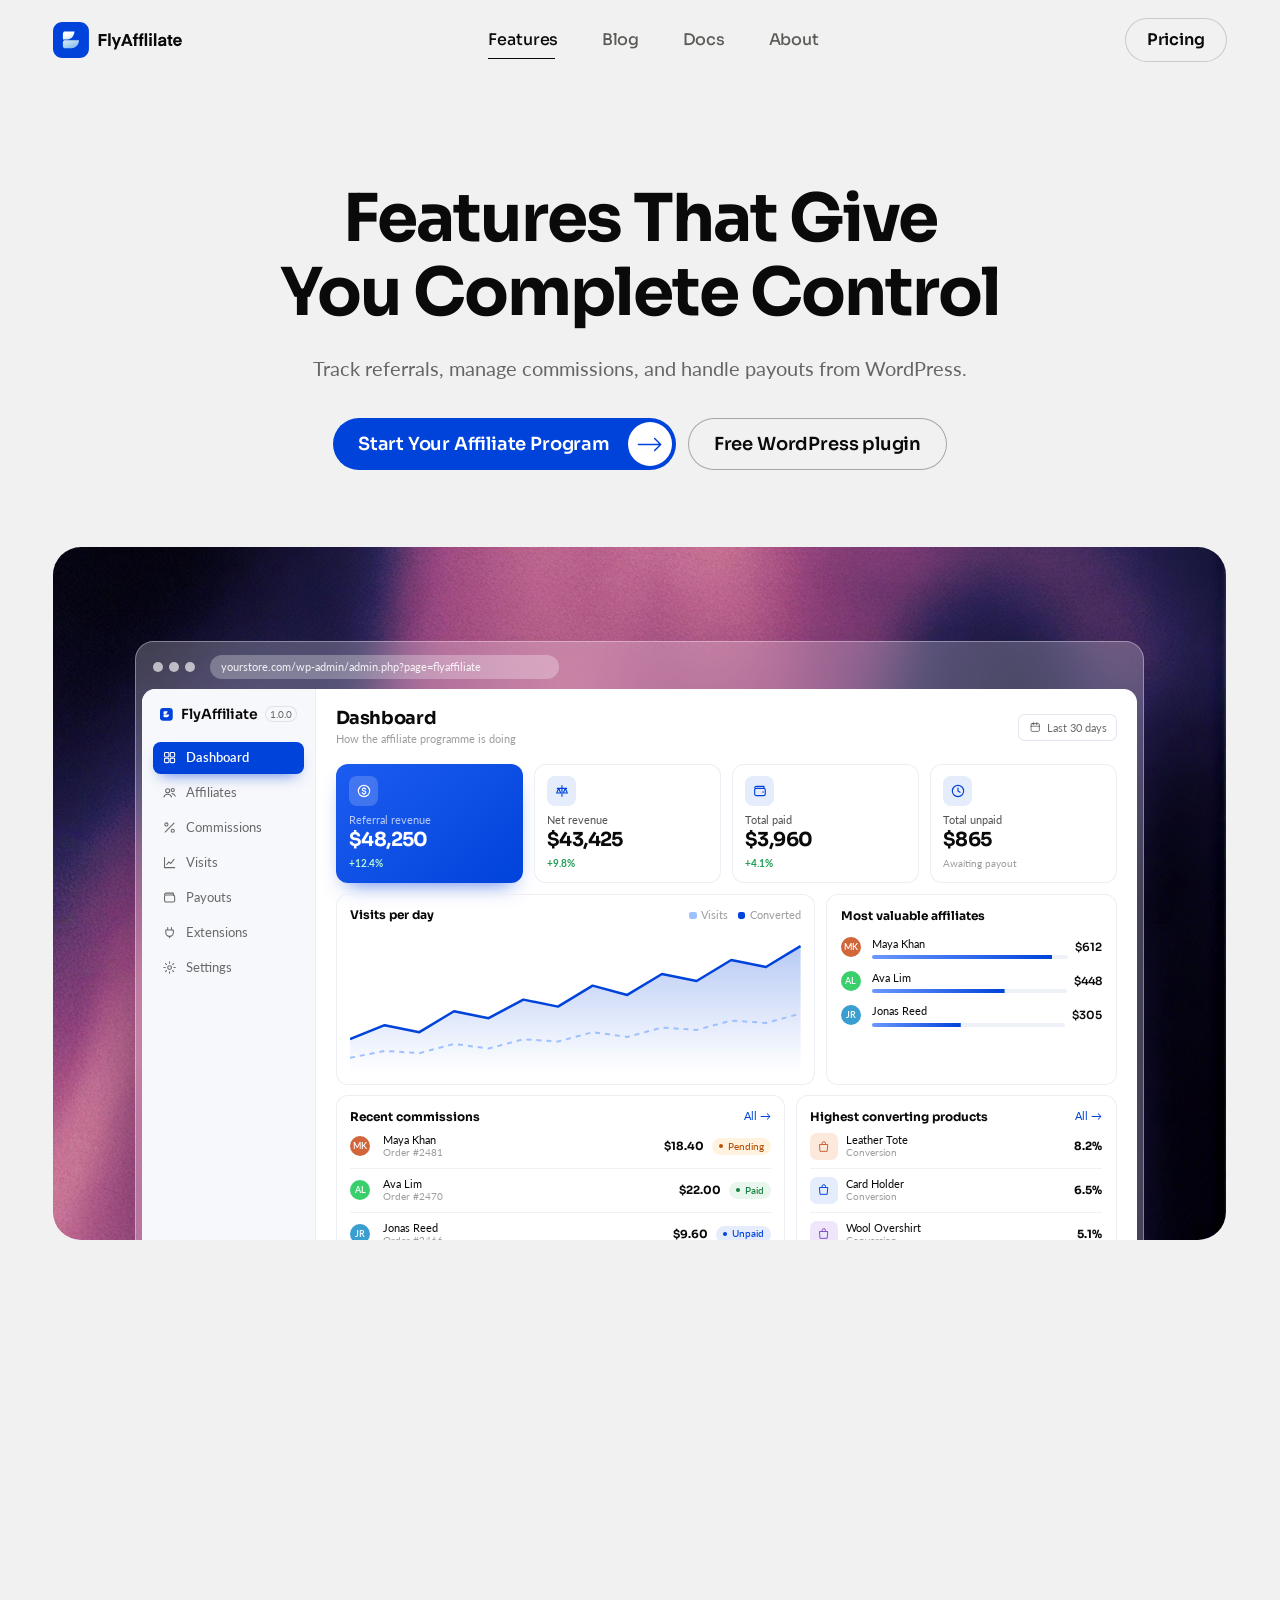
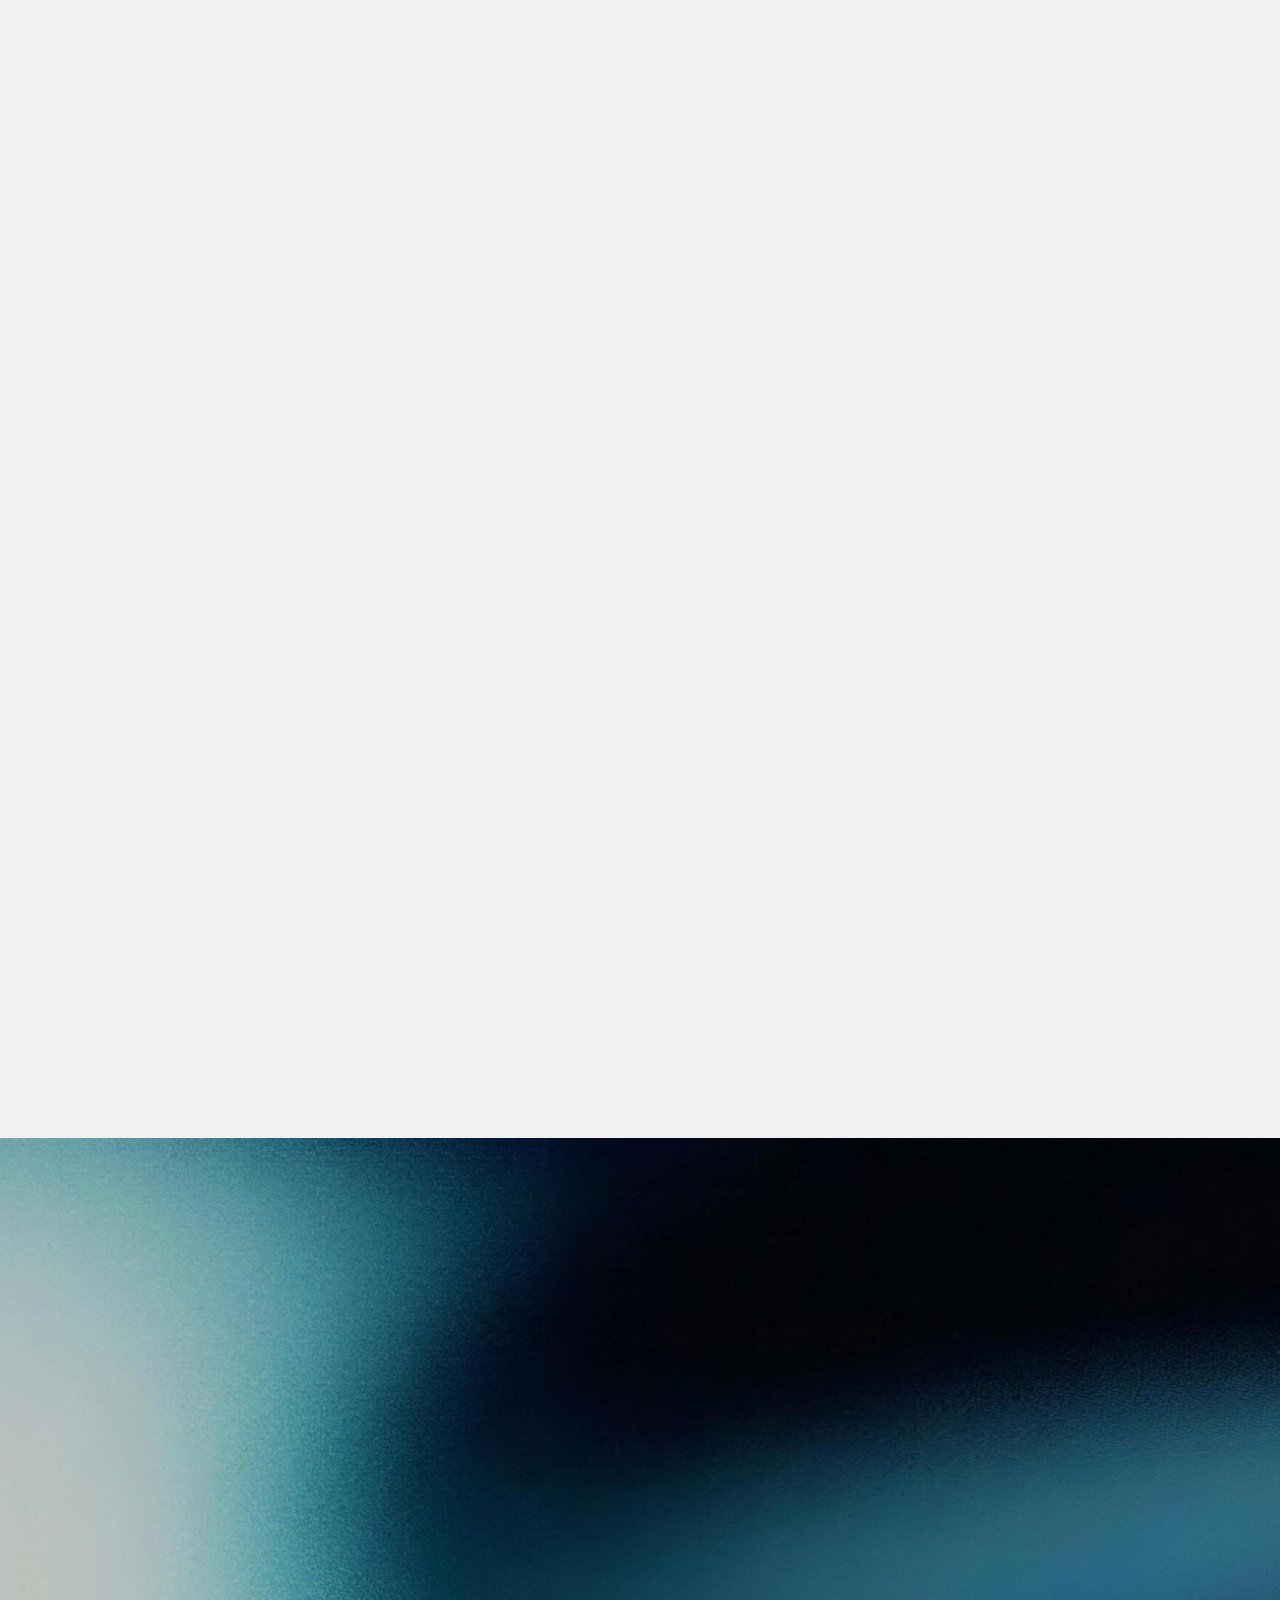
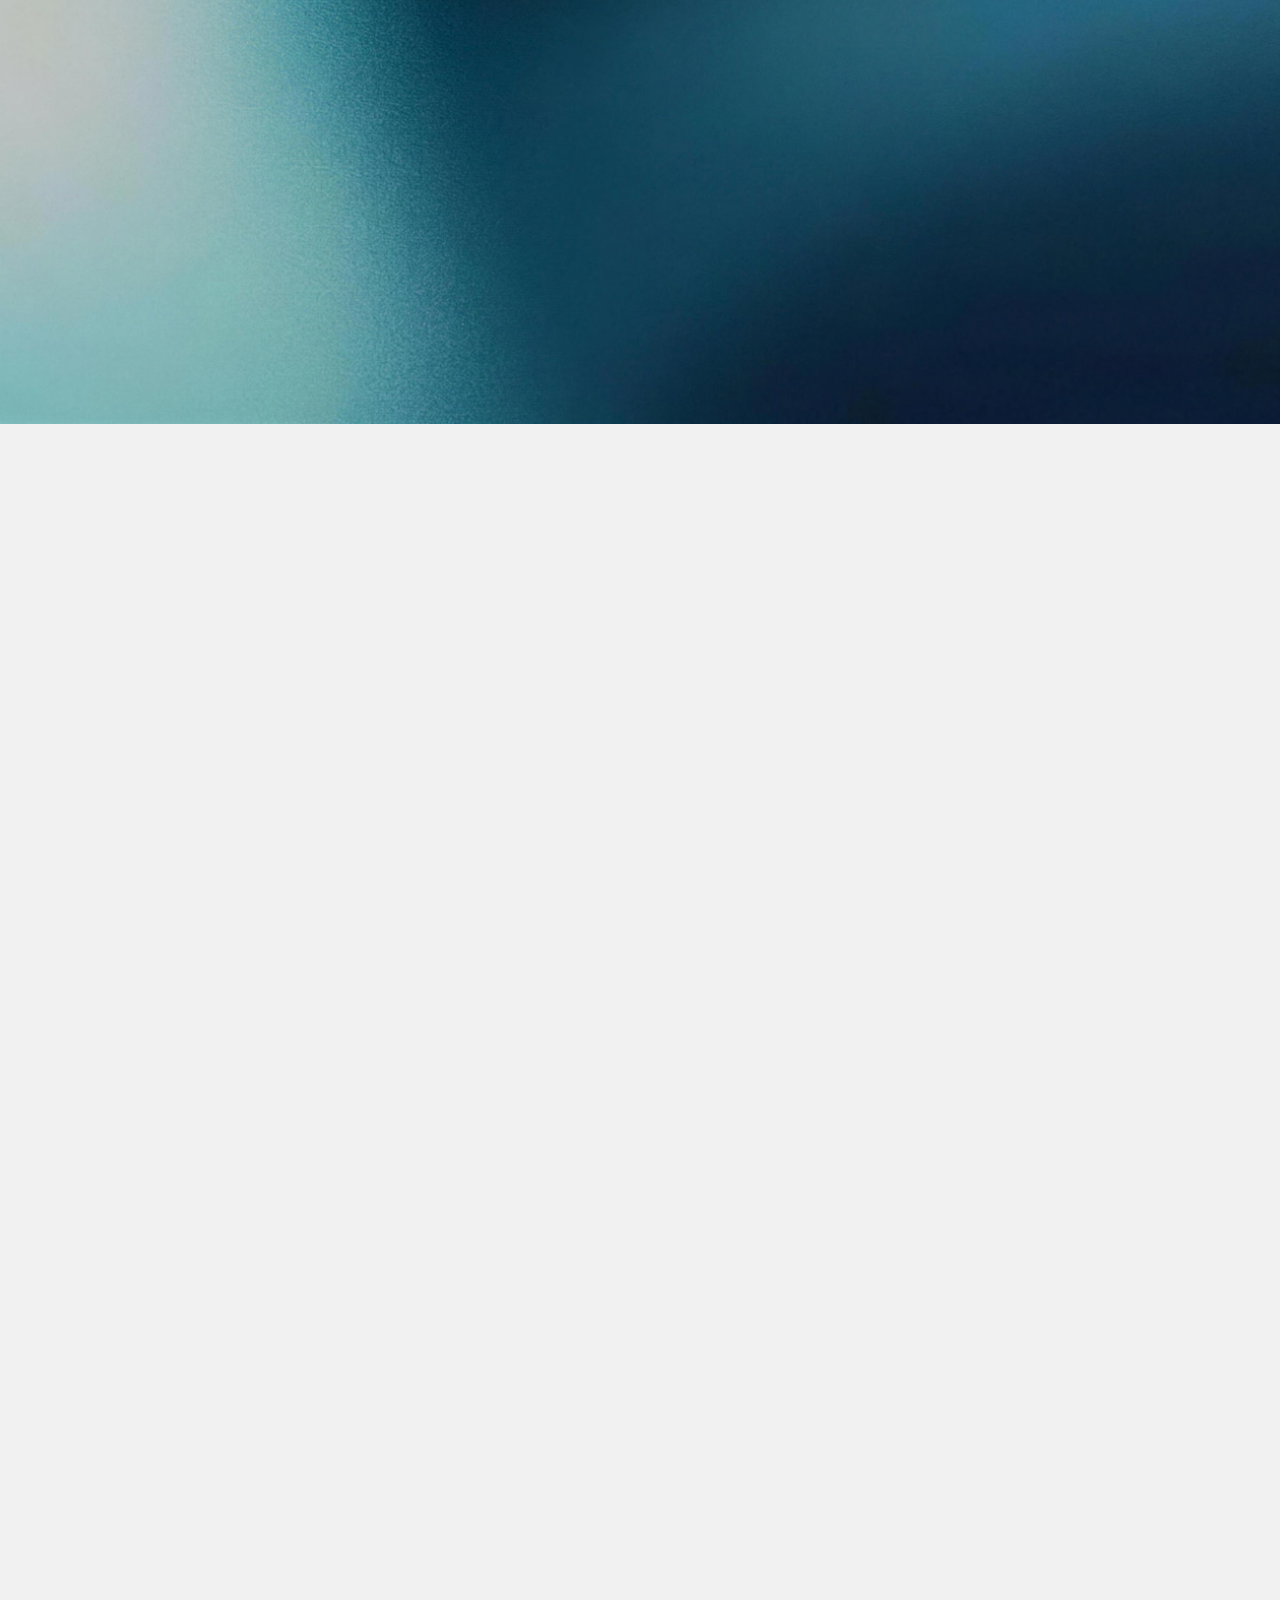
<file: features/index.html>
<!doctype html>
<html lang="en">
<head>
<meta charset="utf-8">
<meta name="viewport" content="width=device-width, initial-scale=1">
<title>Features — FlyAffiliate</title>
<meta name="description" content="Track referrals, manage commissions, and handle payouts from WordPress. Referral links, per-item commissions, hold periods, affiliate dashboards, payouts, and Dokan support.">
<meta property="og:title" content="Features — FlyAffiliate">
<meta property="og:description" content="Track referrals, manage commissions, and handle payouts from WordPress. Referral links, per-item commissions, hold periods, affiliate dashboards, payouts, and Dokan support.">
<meta name="theme-color" content="#f1f1f1">
<link rel="icon" href="/assets/img/favicon.svg" type="image/svg+xml">
<link rel="preconnect" href="https://fonts.googleapis.com">
<link rel="preconnect" href="https://fonts.gstatic.com" crossorigin>
<link rel="stylesheet" href="https://fonts.googleapis.com/css2?family=Sora:wght@400;500;600;700&amp;family=Lato:wght@400;700&amp;display=swap">
<link rel="stylesheet" href="/assets/css/site.css?v=166">
<script>document.documentElement.classList.add('js')</script>
</head>
<body class="page-features">
<a class="skip" href="#main">Skip to content</a>

<header class="hdr">
  <div class="hdr__in">
    <a class="logo" href="/" aria-label="FlyAffiliate home"><svg class="logo__svg" viewBox="0 0 520 145" fill="none" aria-hidden="true"><path transform="translate(15 0)" d="M178.954 96.4067H169.011V48.0548H201.087V57.1804H178.954V67.3275H200.065V76.453H178.954V96.4067ZM217.172 96.4067H207.502V45.3307H217.172V96.4067ZM229.734 110.572L235.727 95.7938L221.63 60.7216H231.913L240.494 84.5571L249.143 60.7216H259.222L239.268 110.572H229.734ZM269.489 96.4067H259.069L277.252 48.0548H287.74L305.923 96.4067H295.231L292.303 88.0984H272.417L269.489 96.4067ZM282.428 60.313H282.292L275.618 79.1771H289.102L282.428 60.313ZM321.218 60.7216H326.734V68.349H321.218V96.4067H311.548V68.349H306.44V60.7216H311.548V57.8614C311.548 49.2806 316.451 45.3307 323.67 45.3307C325.372 45.3307 326.53 45.4669 326.53 45.4669V53.7753C326.53 53.7753 326.121 53.7072 325.032 53.7072C322.716 53.7072 321.218 54.6606 321.218 57.6571V60.7216ZM343.84 60.7216H349.356V68.349H343.84V96.4067H334.169V68.349H329.062V60.7216H334.169V57.8614C334.169 49.2806 339.072 45.3307 346.291 45.3307C347.994 45.3307 349.151 45.4669 349.151 45.4669V53.7753C349.151 53.7753 348.743 53.7072 347.653 53.7072C345.338 53.7072 343.84 54.6606 343.84 57.6571V60.7216ZM364.202 96.4067H354.531V45.3307H364.202V96.4067ZM377.868 56.0907C374.463 56.0907 372.012 53.7072 372.012 50.3021C372.012 46.8971 374.463 44.4454 377.868 44.4454C381.273 44.4454 383.725 46.8971 383.725 50.3021C383.725 53.7072 381.273 56.0907 377.868 56.0907ZM373.033 96.4067V60.7216H382.704V96.4067H373.033ZM401.259 96.4067H391.588V45.3307H401.259V96.4067ZM431.663 80.3348L423.082 81.7649C418.928 82.5141 417.634 84.0123 417.634 85.9872C417.634 88.4389 419.132 89.7328 423.014 89.7328C428.667 89.7328 431.663 86.4639 431.663 81.7649V80.3348ZM420.835 97.224C412.595 97.224 408.304 92.6612 408.304 86.2596C408.304 80.0624 412.595 76.3849 422.129 74.8867L431.663 73.4566V73.1161C431.663 69.6429 429.484 67.8723 425.262 67.8723C420.767 67.8723 418.996 69.7791 418.656 72.2308H409.122C409.666 66.0335 413.889 59.9044 425.194 59.9044C435.681 59.9044 440.857 64.8758 440.857 73.1842V90.0052C440.857 92.3207 441.265 94.9766 441.878 96.4067H432.548C432.48 96.4067 432.14 94.7723 432.14 92.4569C429.892 95.6576 426.283 97.224 420.835 97.224ZM465.536 87.826V96.2024C465.536 96.2024 463.901 96.611 460.973 96.611C453.141 96.611 450.008 92.5931 450.008 85.7148V68.349H445.173V60.7216H450.008V51.8685H459.679V60.7216H465.604V68.349H459.679V84.6933C459.679 87.0769 460.768 88.1665 463.288 88.1665C464.582 88.1665 465.536 87.826 465.536 87.826ZM504.029 81.3563H478.151C478.832 86.2596 481.965 88.9156 486.8 88.9156C489.728 88.9156 492.52 87.6217 493.678 85.0338H503.416C501.305 92.2526 494.768 97.224 486.527 97.224C475.972 97.224 468.549 89.4604 468.549 78.4961C468.549 67.9404 475.903 59.9044 486.459 59.9044C497.015 59.9044 504.166 67.9404 504.166 78.4961C504.166 80.0624 504.029 81.3563 504.029 81.3563ZM486.391 67.668C481.965 67.668 479.104 70.3239 478.287 74.41H494.495C493.814 70.392 490.886 67.668 486.391 67.668Z" fill="currentColor"/><path d="M107.714 0H37.0553C16.5902 0 0 16.5902 0 37.0553V107.714C0 128.179 16.5902 144.77 37.0553 144.77H107.714C128.179 144.77 144.77 128.179 144.77 107.714V37.0553C144.77 16.5902 128.179 0 107.714 0Z" fill="#0043DA"/><path d="M69.2728 73.4424L86.6224 73.4512L86.6312 73.459H104.872C104.363 82.3335 101.799 89.8923 95.3021 96.3125C84.3555 106.546 74.8352 105.705 61.0267 105.705H57.7572L48.6107 105.671C45.5365 105.671 39.9398 103.157 39.9398 97.6201L39.9222 82.1641C39.9137 75.9901 44.7298 73.4424 49.2562 73.4424H69.2728ZM86.6224 38.2158V38.9033L86.5297 39.0654H86.5375C85.739 49.4347 78.7925 69.2558 57.6722 70.4873H39.9144V47.1328C39.9145 40.7635 45.01 38.2158 49.2562 38.2158H86.6224Z" fill="url(#fa-logo-g4)"/><defs><linearGradient id="fa-logo-g4" x1="78.9513" y1="41.6539" x2="102.679" y2="109.094" gradientUnits="userSpaceOnUse"><stop stop-color="#fff"/><stop offset="1" stop-color="#70B2E6"/></linearGradient></defs></svg></a>
    <nav class="hdr__nav" aria-label="Main">
      <a class="hdr__link" href="/features/" aria-current="page">Features</a>
      <a class="hdr__link" href="/blog/">Blog</a>
      <a class="hdr__link" href="/docs/">Docs</a>
      <a class="hdr__link" href="/about/">About</a>
    </nav>
    <a class="btn hdr__cta btn--secondary btn--sm" href="/pricing/"><span class="btn__t">Pricing</span></a>
    <button class="hdr__burger" type="button" aria-label="Open menu" aria-expanded="false" aria-controls="drawer" data-menu><svg viewBox="0 0 24 24" fill="none" stroke="currentColor" stroke-width="1.8" stroke-linecap="round"><path d="M4 8h16M4 16h16"/></svg></button>
  </div>
</header>
<div class="drawer" id="drawer" data-drawer aria-hidden="true">
  <div class="drawer__top"><a class="logo" href="/" aria-label="FlyAffiliate home"><svg class="logo__svg" viewBox="0 0 520 145" fill="none" aria-hidden="true"><path transform="translate(15 0)" d="M178.954 96.4067H169.011V48.0548H201.087V57.1804H178.954V67.3275H200.065V76.453H178.954V96.4067ZM217.172 96.4067H207.502V45.3307H217.172V96.4067ZM229.734 110.572L235.727 95.7938L221.63 60.7216H231.913L240.494 84.5571L249.143 60.7216H259.222L239.268 110.572H229.734ZM269.489 96.4067H259.069L277.252 48.0548H287.74L305.923 96.4067H295.231L292.303 88.0984H272.417L269.489 96.4067ZM282.428 60.313H282.292L275.618 79.1771H289.102L282.428 60.313ZM321.218 60.7216H326.734V68.349H321.218V96.4067H311.548V68.349H306.44V60.7216H311.548V57.8614C311.548 49.2806 316.451 45.3307 323.67 45.3307C325.372 45.3307 326.53 45.4669 326.53 45.4669V53.7753C326.53 53.7753 326.121 53.7072 325.032 53.7072C322.716 53.7072 321.218 54.6606 321.218 57.6571V60.7216ZM343.84 60.7216H349.356V68.349H343.84V96.4067H334.169V68.349H329.062V60.7216H334.169V57.8614C334.169 49.2806 339.072 45.3307 346.291 45.3307C347.994 45.3307 349.151 45.4669 349.151 45.4669V53.7753C349.151 53.7753 348.743 53.7072 347.653 53.7072C345.338 53.7072 343.84 54.6606 343.84 57.6571V60.7216ZM364.202 96.4067H354.531V45.3307H364.202V96.4067ZM377.868 56.0907C374.463 56.0907 372.012 53.7072 372.012 50.3021C372.012 46.8971 374.463 44.4454 377.868 44.4454C381.273 44.4454 383.725 46.8971 383.725 50.3021C383.725 53.7072 381.273 56.0907 377.868 56.0907ZM373.033 96.4067V60.7216H382.704V96.4067H373.033ZM401.259 96.4067H391.588V45.3307H401.259V96.4067ZM431.663 80.3348L423.082 81.7649C418.928 82.5141 417.634 84.0123 417.634 85.9872C417.634 88.4389 419.132 89.7328 423.014 89.7328C428.667 89.7328 431.663 86.4639 431.663 81.7649V80.3348ZM420.835 97.224C412.595 97.224 408.304 92.6612 408.304 86.2596C408.304 80.0624 412.595 76.3849 422.129 74.8867L431.663 73.4566V73.1161C431.663 69.6429 429.484 67.8723 425.262 67.8723C420.767 67.8723 418.996 69.7791 418.656 72.2308H409.122C409.666 66.0335 413.889 59.9044 425.194 59.9044C435.681 59.9044 440.857 64.8758 440.857 73.1842V90.0052C440.857 92.3207 441.265 94.9766 441.878 96.4067H432.548C432.48 96.4067 432.14 94.7723 432.14 92.4569C429.892 95.6576 426.283 97.224 420.835 97.224ZM465.536 87.826V96.2024C465.536 96.2024 463.901 96.611 460.973 96.611C453.141 96.611 450.008 92.5931 450.008 85.7148V68.349H445.173V60.7216H450.008V51.8685H459.679V60.7216H465.604V68.349H459.679V84.6933C459.679 87.0769 460.768 88.1665 463.288 88.1665C464.582 88.1665 465.536 87.826 465.536 87.826ZM504.029 81.3563H478.151C478.832 86.2596 481.965 88.9156 486.8 88.9156C489.728 88.9156 492.52 87.6217 493.678 85.0338H503.416C501.305 92.2526 494.768 97.224 486.527 97.224C475.972 97.224 468.549 89.4604 468.549 78.4961C468.549 67.9404 475.903 59.9044 486.459 59.9044C497.015 59.9044 504.166 67.9404 504.166 78.4961C504.166 80.0624 504.029 81.3563 504.029 81.3563ZM486.391 67.668C481.965 67.668 479.104 70.3239 478.287 74.41H494.495C493.814 70.392 490.886 67.668 486.391 67.668Z" fill="currentColor"/><path d="M107.714 0H37.0553C16.5902 0 0 16.5902 0 37.0553V107.714C0 128.179 16.5902 144.77 37.0553 144.77H107.714C128.179 144.77 144.77 128.179 144.77 107.714V37.0553C144.77 16.5902 128.179 0 107.714 0Z" fill="#0043DA"/><path d="M69.2728 73.4424L86.6224 73.4512L86.6312 73.459H104.872C104.363 82.3335 101.799 89.8923 95.3021 96.3125C84.3555 106.546 74.8352 105.705 61.0267 105.705H57.7572L48.6107 105.671C45.5365 105.671 39.9398 103.157 39.9398 97.6201L39.9222 82.1641C39.9137 75.9901 44.7298 73.4424 49.2562 73.4424H69.2728ZM86.6224 38.2158V38.9033L86.5297 39.0654H86.5375C85.739 49.4347 78.7925 69.2558 57.6722 70.4873H39.9144V47.1328C39.9145 40.7635 45.01 38.2158 49.2562 38.2158H86.6224Z" fill="url(#fa-logo-g5)"/><defs><linearGradient id="fa-logo-g5" x1="78.9513" y1="41.6539" x2="102.679" y2="109.094" gradientUnits="userSpaceOnUse"><stop stop-color="#fff"/><stop offset="1" stop-color="#70B2E6"/></linearGradient></defs></svg></a><button class="drawer__x" type="button" aria-label="Close menu" data-menu-close><svg viewBox="0 0 24 24" fill="none" stroke="currentColor" stroke-width="1.8" stroke-linecap="round"><path d="m6 6 12 12M18 6 6 18"/></svg></button></div>
  <nav class="drawer__nav" aria-label="Mobile">
    <a href="/features/" aria-current="page"><small>01</small>Features</a>
    <a href="/blog/"><small>02</small>Blog</a>
    <a href="/docs/"><small>03</small>Docs</a>
    <a href="/about/"><small>04</small>About</a>
    <a href="/pricing/"><small>05</small>Pricing</a>
  </nav>
  <div class="drawer__foot"><a class="btn" href="https://wordpress.org/plugins/search/flyaffiliate/" target="_blank" rel="noopener"><span class="btn__t">Get Started</span><span class="btn__i" aria-hidden="true"><svg viewBox="0 0 28 16" fill="none" stroke="currentColor" stroke-width="1.6" stroke-linecap="round" stroke-linejoin="round"><path d="M1.5 8h24M19 1.5 25.5 8 19 14.5"/></svg></span></a><p>Free WordPress plugin</p></div>
</div>
<main id="main">

<section class="phero" aria-labelledby="f-h">
  <div class="wrap">
    <div class="phero__grid">
      <div class="phero__r">
        <h1 id="f-h" class="phero__h" data-reveal>Features That Give You Complete Control</h1>
        <p class="phero__p" data-reveal>Track referrals, manage commissions, and handle payouts from WordPress.</p>
        <div class="phero__row" data-reveal><a class="btn" href="https://wordpress.org/plugins/search/flyaffiliate/" target="_blank" rel="noopener"><span class="btn__t">Start Your Affiliate Program</span><span class="btn__i" aria-hidden="true"><svg viewBox="0 0 28 16" fill="none" stroke="currentColor" stroke-width="1.6" stroke-linecap="round" stroke-linejoin="round"><path d="M1.5 8h24M19 1.5 25.5 8 19 14.5"/></svg></span></a><a class="btn btn--secondary" href="https://wordpress.org/plugins/search/flyaffiliate/" target="_blank" rel="noopener"><span class="btn__t">Free WordPress plugin</span></a></div>
      </div>
    </div>
    <div class="phero__media phero__media--fbg" data-reveal>
<div class="hd" aria-hidden="true">
  <div class="hd__win">
    <div class="hd__chrome"><i></i><i></i><i></i><span>yourstore.com/wp-admin/admin.php?page=flyaffiliate</span></div>
    <div class="hd__app">
      <aside class="hd__side">
        <p class="hd__brand"><svg viewBox="0 0 145 145" aria-hidden="true"><rect width="145" height="145" rx="37" fill="#0043DA"/><path d="M69.3 73.4h35.6c-.5 8.9-3.1 16.5-9.6 22.9-10.9 10.2-20.5 9.4-34.3 9.4h-12.4c-3.1 0-8.7-2.5-8.7-8.1V82.2c0-6.2 4.8-8.8 9.3-8.8Zm17.3-35.2c-.8 10.4-7.8 30.2-28.9 32.3H39.9V47.1c0-6.4 5.1-8.9 9.3-8.9Z" fill="#fff"/></svg>FlyAffiliate <em>1.0.0</em></p>
        <span class="on"><svg viewBox="0 0 24 24" fill="none" stroke="currentColor" stroke-width="1.7" stroke-linecap="round" stroke-linejoin="round"><rect x="4" y="4" width="7" height="7" rx="1.5"/><rect x="13" y="4" width="7" height="7" rx="1.5"/><rect x="4" y="13" width="7" height="7" rx="1.5"/><rect x="13" y="13" width="7" height="7" rx="1.5"/></svg>Dashboard</span><span class=""><svg viewBox="0 0 24 24" fill="none" stroke="currentColor" stroke-width="1.7" stroke-linecap="round" stroke-linejoin="round"><circle cx="9" cy="9" r="3.2"/><path d="M3 19c.9-2.9 3.1-4.5 6-4.5s5.1 1.6 6 4.5"/><circle cx="17" cy="8" r="2.5"/><path d="M16 13.6c2.3.1 4 1.5 5 4"/></svg>Affiliates</span><span class=""><svg viewBox="0 0 24 24" fill="none" stroke="currentColor" stroke-width="1.7" stroke-linecap="round" stroke-linejoin="round"><path d="M19 5 5 19"/><circle cx="7" cy="7" r="2.5"/><circle cx="17" cy="17" r="2.5"/></svg>Commissions</span><span class=""><svg viewBox="0 0 24 24" fill="none" stroke="currentColor" stroke-width="1.7" stroke-linecap="round" stroke-linejoin="round"><path d="M4 20V4m0 16h16"/><path d="m7.5 15 3.5-4 3 2.5 5-6.5"/></svg>Visits</span><span class=""><svg viewBox="0 0 24 24" fill="none" stroke="currentColor" stroke-width="1.7" stroke-linecap="round" stroke-linejoin="round"><path d="M4 7.5A2.5 2.5 0 0 1 6.5 5H18v3"/><rect x="4" y="8" width="16" height="11" rx="2.5"/></svg>Payouts</span><span class=""><svg viewBox="0 0 24 24" fill="none" stroke="currentColor" stroke-width="1.7" stroke-linecap="round" stroke-linejoin="round"><path d="M9 4v4M15 4v4M6 8h12v4a6 6 0 0 1-12 0zM12 18v2"/></svg>Extensions</span><span class=""><svg viewBox="0 0 24 24" fill="none" stroke="currentColor" stroke-width="1.7" stroke-linecap="round" stroke-linejoin="round"><circle cx="12" cy="12" r="3"/><path d="M12 3v2.2m0 13.6V21m9-9h-2.2M5.2 12H3m15.4-6.4-1.6 1.6M7.2 16.8l-1.6 1.6m12.8 0-1.6-1.6M7.2 7.2 5.6 5.6"/></svg>Settings</span>
      </aside>
      <div class="hd__main">
        <div class="hd__top"><div><b>Dashboard</b><small>How the affiliate programme is doing</small></div><span class="hd__range"><svg viewBox="0 0 24 24" fill="none" stroke="currentColor" stroke-width="1.7" stroke-linecap="round" stroke-linejoin="round"><rect x="4" y="5" width="16" height="15" rx="2"/><path d="M4 10h16M9 3v4M15 3v4"/></svg>Last 30 days</span></div>
        <div class="hd__kpis"><div><span class="hd__ki"><svg viewBox="0 0 24 24" fill="none" stroke="currentColor" stroke-width="1.7" stroke-linecap="round" stroke-linejoin="round"><circle cx="12" cy="12" r="8.5"/><path d="M14.6 9.3c-.5-.9-1.5-1.4-2.6-1.4-1.5 0-2.6.8-2.6 2s1.1 1.7 2.6 2 2.7.8 2.7 2.1-1.2 2.1-2.7 2.1c-1.2 0-2.3-.6-2.8-1.6M12 6.3v1.6m0 8.3v1.5"/></svg></span><small>Referral revenue</small><b>$48,250</b><em>+12.4%</em></div><div><span class="hd__ki"><svg viewBox="0 0 24 24" fill="none" stroke="currentColor" stroke-width="1.7" stroke-linecap="round" stroke-linejoin="round"><path d="M12 4v16M5 8h14M7 8l-3 7h6zM17 8l-3 7h6z"/></svg></span><small>Net revenue</small><b>$43,425</b><em>+9.8%</em></div><div><span class="hd__ki"><svg viewBox="0 0 24 24" fill="none" stroke="currentColor" stroke-width="1.7" stroke-linecap="round" stroke-linejoin="round"><path d="M4 7.5A2.5 2.5 0 0 1 6.5 5H18v3"/><rect x="4" y="8" width="16" height="11" rx="2.5"/><path d="M16 13.5h1.5"/></svg></span><small>Total paid</small><b>$3,960</b><em>+4.1%</em></div><div><span class="hd__ki"><svg viewBox="0 0 24 24" fill="none" stroke="currentColor" stroke-width="1.7" stroke-linecap="round" stroke-linejoin="round"><circle cx="12" cy="12" r="8.5"/><path d="M12 7.5V12l3 2"/></svg></span><small>Total unpaid</small><b>$865</b><em class="hd__muted">Awaiting payout</em></div></div>
        <div class="hd__row">
          <div class="hd__chart"><div class="hd__ch"><b>Visits per day</b><span><i></i>Visits<i class="on"></i>Converted</span></div>
            <svg viewBox="0 0 640 140" preserveAspectRatio="none"><defs><linearGradient id="hdg" x1="0" y1="0" x2="0" y2="1"><stop offset="0" stop-color="#0043DA" stop-opacity=".28"/><stop offset="1" stop-color="#0043DA" stop-opacity="0"/></linearGradient></defs><polygon points="0,140 0.0,107.3 49.2,93.3 98.5,100.3 147.7,79.3 196.9,86.3 246.2,67.7 295.4,74.7 344.6,53.7 393.8,63.0 443.1,42.0 492.3,49.0 541.5,28.0 590.8,35.0 640.0,14.0 640,140" fill="url(#hdg)"/><polyline points="0.0,107.3 49.2,93.3 98.5,100.3 147.7,79.3 196.9,86.3 246.2,67.7 295.4,74.7 344.6,53.7 393.8,63.0 443.1,42.0 492.3,49.0 541.5,28.0 590.8,35.0 640.0,14.0" fill="none" stroke="#0043DA" stroke-width="2.5" vector-effect="non-scaling-stroke" stroke-linejoin="round"/><polyline points="0.0,126.0 49.2,119.0 98.5,121.3 147.7,112.0 196.9,116.7 246.2,107.3 295.4,109.7 344.6,100.3 393.8,105.0 443.1,95.7 492.3,98.0 541.5,88.7 590.8,91.0 640.0,81.7" fill="none" stroke="#9fc0ff" stroke-width="2" stroke-dasharray="5 5" vector-effect="non-scaling-stroke"/></svg>
          </div>
          <div class="hd__top3"><b>Most valuable affiliates</b><div><span class="av" style="--h:18">MK</span><span><span>Maya Khan</span><i style="--w:92%"></i></span><em>$612</em></div><div><span class="av" style="--h:140">AL</span><span><span>Ava Lim</span><i style="--w:68%"></i></span><em>$448</em></div><div><span class="av" style="--h:200">JR</span><span><span>Jonas Reed</span><i style="--w:46%"></i></span><em>$305</em></div></div>
        </div>
        <div class="hd__row hd__row--b">
          <div class="hd__list"><div class="hd__ch"><b>Recent commissions</b><span>All →</span></div><div class="hd__li"><span class="av" style="--h:18">MK</span><span>Maya Khan<small>Order #2481</small></span><b>$18.40</b><span class="st st--pending">Pending</span></div><div class="hd__li"><span class="av" style="--h:140">AL</span><span>Ava Lim<small>Order #2470</small></span><b>$22.00</b><span class="st st--paid">Paid</span></div><div class="hd__li"><span class="av" style="--h:200">JR</span><span>Jonas Reed<small>Order #2466</small></span><b>$9.60</b><span class="st st--unpaid">Unpaid</span></div></div>
          <div class="hd__list"><div class="hd__ch"><b>Highest converting products</b><span>All →</span></div><div class="hd__li hd__li--p"><span class="cb__th cb__th--p1"><svg viewBox="0 0 24 24" fill="none" stroke="currentColor" stroke-width="1.7" stroke-linecap="round" stroke-linejoin="round"><path d="M5 8h14l-1 12H6z"/><path d="M9 8V6a3 3 0 0 1 6 0v2"/></svg></span><span>Leather Tote<small>Conversion</small></span><b>8.2%</b></div><div class="hd__li hd__li--p"><span class="cb__th cb__th--p2"><svg viewBox="0 0 24 24" fill="none" stroke="currentColor" stroke-width="1.7" stroke-linecap="round" stroke-linejoin="round"><path d="M5 8h14l-1 12H6z"/><path d="M9 8V6a3 3 0 0 1 6 0v2"/></svg></span><span>Card Holder<small>Conversion</small></span><b>6.5%</b></div><div class="hd__li hd__li--p"><span class="cb__th cb__th--p3"><svg viewBox="0 0 24 24" fill="none" stroke="currentColor" stroke-width="1.7" stroke-linecap="round" stroke-linejoin="round"><path d="M5 8h14l-1 12H6z"/><path d="M9 8V6a3 3 0 0 1 6 0v2"/></svg></span><span>Wool Overshirt<small>Conversion</small></span><b>5.1%</b></div></div>
        </div>
      </div>
    </div>
  </div>
  
</div></div>
  </div>
</section>
<div class="jump-scope">
<section class="sec fgroup tk" id="tracking" aria-labelledby="tracking-h">
  <div class="wrap">
    <div class="tk__head split-head">
      <div>
        <p class="tk__pill" data-reveal>Tracking</p>
        <h2 id="tracking-h" class="h2 tk__h" data-reveal>Know Where Every <br>Sale <span class="tk__chip" aria-hidden="true"><svg viewBox="0 0 24 24" fill="none" stroke="currentColor" stroke-width="1.7" stroke-linecap="round" stroke-linejoin="round"><path d="M10 14a4.5 4.5 0 0 0 6.4 0l3.2-3.2a4.5 4.5 0 0 0-6.4-6.4L11.6 6"/><path d="M14 10a4.5 4.5 0 0 0-6.4 0l-3.2 3.2a4.5 4.5 0 0 0 6.4 6.4l1.6-1.6"/></svg></span> Came From</h2>
      </div>
      <p class="lead muted" data-reveal>Give every affiliate a link, then follow each visit and order <br>back to the person who sent it, right on your own site.</p>
    </div>
    <div class="tk__grid" data-reveal-stagger>
      <article class="tk__card">
        <span class="tk__ic" aria-hidden="true"><svg viewBox="0 0 24 24" fill="none" stroke="currentColor" stroke-width="1.7" stroke-linecap="round" stroke-linejoin="round"><path d="M10 14a4.5 4.5 0 0 0 6.4 0l3.2-3.2a4.5 4.5 0 0 0-6.4-6.4L11.6 6"/><path d="M14 10a4.5 4.5 0 0 0-6.4 0l-3.2 3.2a4.5 4.5 0 0 0 6.4 6.4l1.6-1.6"/></svg></span>
        <h3 class="tk__t">Unique Referral Links</h3>
        <p class="tk__d">Give every affiliate a unique tracking link.</p>
        <div class="tk__foot"><span class="tk__url"><span>yourstore.com/?affiliate=<b>1</b></span><i><svg viewBox="0 0 24 24" fill="none" stroke="currentColor" stroke-width="1.7" stroke-linejoin="round"><rect x="8" y="8" width="12" height="12" rx="2.5"/><path d="M16 8V6.5A2.5 2.5 0 0 0 13.5 4h-7A2.5 2.5 0 0 0 4 6.5v7A2.5 2.5 0 0 0 6.5 16H8"/></svg></i></span><a class="tk__go" href="/docs/" aria-label="Unique Referral Links in the docs"><svg viewBox="0 0 28 16" fill="none" stroke="currentColor" stroke-width="1.6" stroke-linecap="round" stroke-linejoin="round"><path d="M1.5 8h24M19 1.5 25.5 8 19 14.5"/></svg></a></div>
      </article><article class="tk__card tk__card--dark">
        <span class="tk__ic" aria-hidden="true"><svg viewBox="0 0 24 24" fill="none" stroke="currentColor" stroke-width="1.6" stroke-linejoin="round"><path d="M6 3.5h8l4 4V20.5H6z"/><path d="M14 3.5v4h4M9 12.5h6M9 16h6" stroke-linecap="round"/></svg></span>
        <h3 class="tk__t">Product &amp; Page Links</h3>
        <p class="tk__d">Create links for specific products or pages.</p>
        <div class="tk__foot"><span class="tk__chips"><span>/tote?affiliate=1</span><span>/sale?affiliate=1</span></span><a class="tk__go" href="/docs/" aria-label="Product and Page Links in the docs"><svg viewBox="0 0 28 16" fill="none" stroke="currentColor" stroke-width="1.6" stroke-linecap="round" stroke-linejoin="round"><path d="M1.5 8h24M19 1.5 25.5 8 19 14.5"/></svg></a></div>
      </article><article class="tk__card">
        <span class="tk__ic" aria-hidden="true"><svg viewBox="0 0 24 24" fill="none" stroke="currentColor" stroke-width="1.6" stroke-linejoin="round"><path d="M12 3.5 19 6v5.5c0 4.3-2.9 7.7-7 9-4.1-1.3-7-4.7-7-9V6z"/><path d="m9 12 2.2 2.2L15.5 10" stroke-linecap="round"/></svg></span>
        <h3 class="tk__t">First-Party Tracking</h3>
        <p class="tk__d">Track referrals directly on your WordPress site.</p>
        <div class="tk__foot"><span class="tk__chips"><span><svg viewBox="0 0 24 24" fill="none" stroke="currentColor" stroke-width="1.6" stroke-linecap="round" stroke-linejoin="round"><path d="M4 20V4m0 16h16"/><path d="m7.5 15 3.5-4 3 2.5 5-6.5"/></svg>Visits 1,284</span><span><svg viewBox="0 0 24 24" fill="none" stroke="currentColor" stroke-width="1.6" stroke-linecap="round" stroke-linejoin="round"><path d="M3 4h2.2l2.2 11h10.8L20.5 7H6.4"/><circle cx="9.5" cy="19" r="1.4"/><circle cx="17" cy="19" r="1.4"/></svg>Orders 46</span></span><a class="tk__go" href="/docs/" aria-label="First-Party Tracking in the docs"><svg viewBox="0 0 28 16" fill="none" stroke="currentColor" stroke-width="1.6" stroke-linecap="round" stroke-linejoin="round"><path d="M1.5 8h24M19 1.5 25.5 8 19 14.5"/></svg></a></div>
      </article><article class="tk__card">
        <span class="tk__ic" aria-hidden="true"><svg viewBox="0 0 24 24" fill="none" stroke="currentColor" stroke-width="1.6" stroke-linecap="round"><circle cx="12" cy="12" r="8.5"/><path d="M12 7.5V12l3 2"/></svg></span>
        <h3 class="tk__t">30-Day Attribution</h3>
        <p class="tk__d">Keep referral attribution for 30 days by default.</p>
        <div class="tk__foot"><span class="tk__days"><i class="on"></i><i class="on"></i><i class="on"></i><i class="on"></i><i class="on"></i><i class="on"></i><i class="on"></i><i class="on"></i><i class="on"></i><i class="on"></i><b>30 days</b></span><a class="tk__go" href="/docs/" aria-label="30-Day Attribution in the docs"><svg viewBox="0 0 28 16" fill="none" stroke="currentColor" stroke-width="1.6" stroke-linecap="round" stroke-linejoin="round"><path d="M1.5 8h24M19 1.5 25.5 8 19 14.5"/></svg></a></div>
      </article>
    </div>
  </div>
</section>
<section class="sec fgroup cb" id="commissions" aria-labelledby="commissions-h">
  <div class="wrap">
    <div class="cb__top">
      <div class="cb__card cb__hero" data-reveal>
        <div class="cb__row"><p class="tk__pill">Commissions</p></div>
        <h2 id="commissions-h" class="h2 cb__h">Calculate Commissions Per Product</h2>
        <div class="cb__order" aria-hidden="true">
          <div class="cb__order-hd"><b>Order #2481</b><span class="st st--pending">Pending</span></div>
          <div class="cb__order-row"><span class="cb__th cb__th--p1"><svg viewBox="0 0 24 24" fill="none" stroke="currentColor" stroke-width="1.6" stroke-linejoin="round"><path d="M5 8h14l-1 12H6z"/><path d="M9 8V6a3 3 0 0 1 6 0v2" stroke-linecap="round"/></svg></span><span>Leather Tote<small>10% per item</small></span><b>$12.00</b></div><div class="cb__order-row"><span class="cb__th cb__th--p2"><svg viewBox="0 0 24 24" fill="none" stroke="currentColor" stroke-width="1.6" stroke-linejoin="round"><rect x="3.5" y="6" width="17" height="12" rx="2.5"/><path d="M3.5 10h17" /></svg></span><span>Card Holder<small>10% per item</small></span><b>$4.00</b></div><div class="cb__order-row"><span class="cb__th cb__th--p3"><svg viewBox="0 0 24 24" fill="none" stroke="currentColor" stroke-width="1.6" stroke-linejoin="round"><rect x="4" y="9" width="16" height="11" rx="1.5"/><path d="M3 9h18M12 9v11M12 9c-2-4-6-4-6-1.5S10 9 12 9c2 0 6-1 6-1.5S14 5 12 9Z"/></svg></span><span>Gift Wrap<small>10% per item</small></span><b>$0.50</b></div>
          <div class="cb__order-tot"><span>Commission</span><b>$16.50</b></div>
        </div>
      </div>
      <div class="cb__card cb__table-card" data-reveal>
        <h3 class="cb__t">Per-Item Commissions</h3>
        <p class="cb__d">Calculate earnings for each order item.</p>
        <div class="cb__table" aria-hidden="true">
          <div class="cb__tr cb__tr--hd"><i class="cb__cb"></i><span>Item</span><span>Rate</span><span>Commission</span></div>
          <div class="cb__tr"><i class="cb__cb on"><svg viewBox="0 0 20 20" fill="none" stroke="currentColor" stroke-width="1.8" stroke-linecap="round" stroke-linejoin="round"><path d="m5 10.5 3.2 3L15 6.5"/></svg></i><span class="cb__item"><span class="cb__th cb__th--p1"><svg viewBox="0 0 24 24" fill="none" stroke="currentColor" stroke-width="1.6" stroke-linejoin="round"><path d="M5 8h14l-1 12H6z"/><path d="M9 8V6a3 3 0 0 1 6 0v2" stroke-linecap="round"/></svg></span>Leather Tote</span><span class="cb__rate">10<em>%</em></span><b>$12.00</b></div><div class="cb__tr"><i class="cb__cb"></i><span class="cb__item"><span class="cb__th cb__th--p2"><svg viewBox="0 0 24 24" fill="none" stroke="currentColor" stroke-width="1.6" stroke-linejoin="round"><rect x="3.5" y="6" width="17" height="12" rx="2.5"/><path d="M3.5 10h17" /></svg></span>Card Holder</span><span class="cb__rate">10<em>%</em></span><b>$4.00</b></div><div class="cb__tr"><i class="cb__cb"></i><span class="cb__item"><span class="cb__th cb__th--p3"><svg viewBox="0 0 24 24" fill="none" stroke="currentColor" stroke-width="1.6" stroke-linejoin="round"><rect x="4" y="9" width="16" height="11" rx="1.5"/><path d="M3 9h18M12 9v11M12 9c-2-4-6-4-6-1.5S10 9 12 9c2 0 6-1 6-1.5S14 5 12 9Z"/></svg></span>Gift Wrap</span><span class="cb__rate">10<em>%</em></span><b>$0.50</b></div>
        </div>
      </div>
    </div>
    <div class="cb__bottom" data-reveal-stagger>
      <div class="cb__card cb__sm">
        <h3 class="cb__t">Product-Level Rates</h3>
        <p class="cb__d">Apply product-specific commission rates where configured.</p>
        <div class="cb__chips" aria-hidden="true"><span>Leather Tote <b>12%</b></span><span>Canvas Sneakers <b>8%</b></span><span>Wool Overshirt <b>15%</b></span></div>
      </div>
      <div class="cb__card cb__sm">
        <h3 class="cb__t">Global Default Rate</h3>
        <p class="cb__d">Set a default rate for your program.</p>
        <div class="cb__field" aria-hidden="true"><span>Default rate</span><div class="cb__input">10<em>%</em></div><small>Used when the product doesn’t set its own rate.</small></div>
      </div>
      <div class="cb__card cb__sm">
        <h3 class="cb__t">Maximum Commission</h3>
        <p class="cb__d">Keep commissions within your defined limit.</p>
        <div class="cb__cap" aria-hidden="true"><div><span>Maximum rate</span><b>50%</b></div><i style="--p:20%"></i><small><span>Default 10%</span><span>Cap 50%</span></small></div>
      </div>
    </div>
  </div>
</section>
<section class="sec fgroup hs" id="hold" aria-labelledby="hold-h">
  <div class="wrap hs__grid">
    <div class="hs__media art art--hold" data-reveal><div class="fstack">
<div class="ui ui--hold">
  <div class="ui__bar"><span class="ui__title">Commission #C-1093</span><span class="st st--pending">Pending</span></div>
  <div class="ui__body">
    <ol class="ui-steps">
      <li class="done"><b>Order completed</b><span>WooCommerce · #2481</span></li>
      <li class="now"><b>Hold period</b><span>Pending for the days you set</span></li>
      <li class=""><b>Payable</b><span>Moves to Unpaid</span></li>
    </ol>
  </div>
</div><span class="fbadge fbadge--row"><span class="st st--pending">Pending</span><span class="st st--unpaid">Unpaid</span><span class="st st--paid">Paid</span><span class="st st--rejected">Rejected</span></span></div></div>
    <div class="hs__copy">
      <div class="cb__row" data-reveal><p class="tk__pill">Hold &amp; status</p></div>
      <h2 id="hold-h" class="h2 hs__h" data-reveal>Pay Commissions When They’re Ready</h2>
      <ul class="hs__list" data-reveal-stagger>
        <li><span class="hs__ic" aria-hidden="true"><svg viewBox="0 0 24 24" fill="none" stroke="currentColor" stroke-width="1.6" stroke-linecap="round"><circle cx="12" cy="12" r="8.5"/><path d="M12 7.5V12l3 2"/></svg></span><div><h3>Hold Period</h3><p>Keep commissions pending for the time you choose.</p></div></li><li><span class="hs__ic" aria-hidden="true"><svg viewBox="0 0 24 24" fill="none" stroke="currentColor" stroke-width="1.6" stroke-linecap="round" stroke-linejoin="round"><path d="M20 11a8 8 0 0 0-14.6-4.5M4 13a8 8 0 0 0 14.6 4.5"/><path d="M5 3v4h4M19 21v-4h-4"/></svg></span><div><h3>Order Status Sync</h3><p>Commission status follows the WooCommerce order.</p></div></li><li><span class="hs__ic" aria-hidden="true"><svg viewBox="0 0 24 24" fill="none" stroke="currentColor" stroke-width="1.6" stroke-linecap="round" stroke-linejoin="round"><path d="M9 14 4 9l5-5"/><path d="M4 9h10.5a5.5 5.5 0 0 1 0 11H11"/></svg></span><div><h3>Refund Handling</h3><p>Reject eligible commissions after refunds when enabled.</p></div></li><li><span class="hs__ic" aria-hidden="true"><svg viewBox="0 0 24 24" fill="none" stroke="currentColor" stroke-width="1.6" stroke-linecap="round"><path d="M9 6h11M9 12h11M9 18h11"/><circle cx="4.5" cy="6" r="1.3"/><circle cx="4.5" cy="12" r="1.3"/><circle cx="4.5" cy="18" r="1.3"/></svg></span><div><h3>Clear Statuses</h3><p>Track every commission from pending to unpaid, paid, or rejected.</p></div></li>
      </ul>
  </div>
</section>
<section class="sec fgroup ab" id="affiliates" aria-labelledby="affiliates-h">
  <div class="wrap ab__grid" data-reveal-stagger>
    <div class="ab__card ab__hero">
      <div class="ab__win" aria-hidden="true">
        <div class="ab__chrome"><i></i><i></i><i></i><span>yourstore.com/affiliate-dashboard</span></div>
        <div class="ab__body">
          <aside><span class="on">Dashboard</span><span class="">Referral links</span><span class="">Commissions</span><span class="">Visits</span><span class="">Payouts</span><span class="">Settings</span></aside>
          <div class="ab__main"><b>Welcome back, Maya</b><small>Here’s how your links are doing</small><div class="ab__kpis"><span><small>Balance</small>$212.80</span><span><small>Visits</small>1,284</span><span><small>Commissions</small>46</span></div></div>
        </div>
      </div>
      <div class="ab__copy">
        <div class="cb__row"><p class="tk__pill">Affiliate dashboard</p></div>
        <h2 id="affiliates-h" class="h2 ab__h">Everything Affiliates Need to See</h2>
      </div>
    </div>
    <div class="ab__card ab__links">
      <div class="ab__vis" aria-hidden="true"><span class="ab__lk"><svg viewBox="0 0 24 24" fill="none" stroke="currentColor" stroke-width="1.7" stroke-linecap="round" stroke-linejoin="round"><path d="M10 14a4.5 4.5 0 0 0 6.4 0l3.2-3.2a4.5 4.5 0 0 0-6.4-6.4L11.6 6"/><path d="M14 10a4.5 4.5 0 0 0-6.4 0l-3.2 3.2a4.5 4.5 0 0 0 6.4 6.4l1.6-1.6"/></svg>/?affiliate=1</span><span class="ab__lk"><svg viewBox="0 0 24 24" fill="none" stroke="currentColor" stroke-width="1.7" stroke-linecap="round" stroke-linejoin="round"><path d="M10 14a4.5 4.5 0 0 0 6.4 0l3.2-3.2a4.5 4.5 0 0 0-6.4-6.4L11.6 6"/><path d="M14 10a4.5 4.5 0 0 0-6.4 0l-3.2 3.2a4.5 4.5 0 0 0 6.4 6.4l1.6-1.6"/></svg>/tote?affiliate=1</span><span class="ab__lk"><svg viewBox="0 0 24 24" fill="none" stroke="currentColor" stroke-width="1.7" stroke-linecap="round" stroke-linejoin="round"><path d="M10 14a4.5 4.5 0 0 0 6.4 0l3.2-3.2a4.5 4.5 0 0 0-6.4-6.4L11.6 6"/><path d="M14 10a4.5 4.5 0 0 0-6.4 0l-3.2 3.2a4.5 4.5 0 0 0 6.4 6.4l1.6-1.6"/></svg>/sale?affiliate=1</span><span class="ab__copybtn"><svg viewBox="0 0 24 24" fill="none" stroke="currentColor" stroke-width="1.7" stroke-linejoin="round"><rect x="8" y="8" width="12" height="12" rx="2.5"/><path d="M16 8V6.5A2.5 2.5 0 0 0 13.5 4h-7A2.5 2.5 0 0 0 4 6.5v7A2.5 2.5 0 0 0 6.5 16H8"/></svg>Copy link</span></div>
      <h3 class="ab__t">Referral Links</h3><p class="ab__d">Access and generate links to share.</p>
    </div>
    <div class="ab__card ab__pay">
      <div class="ab__vis" aria-hidden="true"><div class="ab__ticket"><small>Payout history</small><div><span>Sep 30 payout</span><b>$184.00</b></div><div><span>Aug 31 payout</span><b>$146.50</b></div><em class="st st--paid">Paid</em></div><span class="ab__badge"><svg viewBox="0 0 24 24" fill="none" stroke="currentColor" stroke-width="1.6" stroke-linejoin="round"><path d="M4 7.5A2.5 2.5 0 0 1 6.5 5H18v3"/><rect x="4" y="8" width="16" height="11" rx="2.5"/><path d="M16 13.5h1.5" stroke-linecap="round"/></svg><b>2</b></span></div>
      <h3 class="ab__t">Payouts</h3><p class="ab__d">See payout information in one place.</p>
    </div>
    <div class="ab__card ab__bal">
      <div class="ab__vis" aria-hidden="true"><div class="ab__amount"><small>Available balance</small><b>$212.80</b><div><span class="st st--unpaid">Unpaid $212.80</span><span class="st st--pending">Pending $48.20</span></div></div></div>
      <h3 class="ab__t">Balance</h3><p class="ab__d">Know how much is currently available.</p>
    </div>
    <div class="ab__card ab__vc">
      <div class="ab__vis" aria-hidden="true">
        <div class="ab__stats"><span><svg viewBox="0 0 24 24" fill="none" stroke="currentColor" stroke-width="1.6" stroke-linecap="round" stroke-linejoin="round"><path d="M4 20V4m0 16h16"/><path d="m7.5 15 3.5-4 3 2.5 5-6.5"/></svg><b>1,284</b><small>Visits</small></span><span><svg viewBox="0 0 20 20" fill="none" stroke="currentColor" stroke-width="1.8" stroke-linecap="round" stroke-linejoin="round"><path d="m5 10.5 3.2 3L15 6.5"/></svg><b>3.6%</b><small>Conversion</small></span><span><svg viewBox="0 0 24 24" fill="none" stroke="currentColor" stroke-width="1.6" stroke-linecap="round"><circle cx="12" cy="12" r="8.5"/><path d="M14.6 9.3c-.5-.9-1.5-1.4-2.6-1.4-1.5 0-2.6.8-2.6 2s1.1 1.7 2.6 2 2.7.8 2.7 2.1-1.2 2.1-2.7 2.1c-1.2 0-2.3-.6-2.8-1.6M12 6.3v1.6m0 8.3v1.5"/></svg><b>46</b><small>Commissions</small></span><span><svg viewBox="0 0 24 24" fill="none" stroke="currentColor" stroke-width="1.6" stroke-linejoin="round"><path d="M4 7.5A2.5 2.5 0 0 1 6.5 5H18v3"/><rect x="4" y="8" width="16" height="11" rx="2.5"/><path d="M16 13.5h1.5" stroke-linecap="round"/></svg><b>$612.40</b><small>Earned</small></span></div>
        <div class="ab__chart"><svg viewBox="0 0 520 120" preserveAspectRatio="none"><polyline class="ab__l2" points="0.0,105.0 37.1,97.5 74.3,100.0 111.4,90.0 148.6,95.0 185.7,85.0 222.9,87.5 260.0,77.5 297.1,82.5 334.3,85.0 371.4,75.0 408.6,80.0 445.7,67.5 482.9,72.5 520.0,60.0"/><polygon class="ab__area" points="0,120 0.0,100.0 37.1,85.0 74.3,92.5 111.4,75.0 148.6,82.5 185.7,60.0 222.9,70.0 260.0,45.0 297.1,55.0 334.3,65.0 371.4,42.5 408.6,50.0 445.7,25.0 482.9,35.0 520.0,10.0 520,120"/><polyline class="ab__l1" points="0.0,100.0 37.1,85.0 74.3,92.5 111.4,75.0 148.6,82.5 185.7,60.0 222.9,70.0 260.0,45.0 297.1,55.0 334.3,65.0 371.4,42.5 408.6,50.0 445.7,25.0 482.9,35.0 520.0,10.0"/></svg><span class="ab__tip">1,284 visits</span></div>
      </div>
      <h3 class="ab__t">Visits &amp; Commissions</h3><p class="ab__d">See referral activity and earnings.</p>
    </div>
  </div>
</section>
<section class="sec fgroup" id="payouts" aria-labelledby="payouts-h">
  <div class="wrap">
    <div class="fg">
      <div class="fg__copy">
        <h2 id="payouts-h" class="h2" data-reveal>Pay Affiliates Your Way</h2>
        <ul class="frows" data-reveal-stagger>
          <li><span class="frows__ic" aria-hidden="true"><svg viewBox="0 0 20 20" fill="currentColor"><path d="M10 0c.6 5.2 4.2 8.8 10 10-5.8 1.2-9.4 4.8-10 10-.6-5.2-4.2-8.8-10-10C5.8 8.8 9.4 5.2 10 0Z"/></svg></span><h3>Choose Who to Pay</h3><p>Pay everyone or selected affiliates.</p></li>
          <li><span class="frows__ic" aria-hidden="true"><svg viewBox="0 0 20 20" fill="currentColor"><path d="M10 0c.6 5.2 4.2 8.8 10 10-5.8 1.2-9.4 4.8-10 10-.6-5.2-4.2-8.8-10-10C5.8 8.8 9.4 5.2 10 0Z"/></svg></span><h3>Set a Minimum</h3><p>Only include balances above your threshold.</p></li>
          <li><span class="frows__ic" aria-hidden="true"><svg viewBox="0 0 20 20" fill="currentColor"><path d="M10 0c.6 5.2 4.2 8.8 10 10-5.8 1.2-9.4 4.8-10 10-.6-5.2-4.2-8.8-10-10C5.8 8.8 9.4 5.2 10 0Z"/></svg></span><h3>Review First</h3><p>Preview amounts before creating payouts.</p></li>
          <li><span class="frows__ic" aria-hidden="true"><svg viewBox="0 0 20 20" fill="currentColor"><path d="M10 0c.6 5.2 4.2 8.8 10 10-5.8 1.2-9.4 4.8-10 10-.6-5.2-4.2-8.8-10-10C5.8 8.8 9.4 5.2 10 0Z"/></svg></span><h3>Keep Records</h3><p>Mark payments as paid and export CSV records.</p></li>
        </ul>
      </div>
      <div class="fg__vis art art--payouts" data-reveal><div class="fstack">
<div class="ui ui--np">
  <div class="ui__bar"><span class="ui__title">New payout</span><span class="ui__pill">Manual</span></div>
  <div class="ui__body ui-np">
    <div class="ui-np__l">
      <p class="ui-np__k">Who to pay</p>
      <span class="ui-radio on">Everyone with an unpaid balance</span>
      <span class="ui-radio">Only the affiliates I choose</span>
      <span class="ui-radio">Everyone except the affiliates I choose</span>
      <p class="ui-np__k">Minimum amount</p><span class="ui-np__in">$50.00</span>
      <p class="ui-np__k">Period</p><span class="ui-np__in">Any time</span>
    </div>
    <div class="ui-np__r">
      <p class="ui-np__k">Preview</p>
      <div class="ui-np__p"><span class="av" style="--h:18">MK</span><span>Maya Khan</span><b>$212.80</b></div><div class="ui-np__p"><span class="av" style="--h:200">JR</span><span>Jonas Reed</span><b>$96.40</b></div><div class="ui-np__p"><span class="av" style="--h:140">AL</span><span>Ava Lim</span><b>$148.00</b></div>
      <div class="ui-np__tot"><span>3 affiliates</span><b>$457.20</b></div>
      <span class="ui__solid ui-np__btn">Create payout</span>
    </div>
  </div>
</div></div></div>
    </div>
  </div>
</section>
<section class="sec mf" id="more" aria-labelledby="more-h">
  <div class="wrap mf__wrap">
    <div class="mf__head">
      <h2 id="more-h" class="h2" data-reveal>More Features</h2>
      <p class="lead muted mf__sub" data-reveal>The rest of the toolkit for running your program day to day.</p>
    </div>
    <ul class="mf__cards" data-reveal-stagger>
        <li class="mf__c"><span class="mf__ic mf__ic--0" aria-hidden="true"><svg viewBox="0 0 24 24" fill="none" stroke="currentColor" stroke-width="1.7" stroke-linecap="round" stroke-linejoin="round"><circle cx="10" cy="8.5" r="3.6"/><path d="M3.5 19.5c1.1-3.3 3.6-5 6.5-5s5.4 1.7 6.5 5M18.5 7v6M15.5 10h6"/></svg></span><h3>Affiliate Registration</h3><p>Let affiliates join through a simple signup flow.</p></li>
        <li class="mf__c"><span class="mf__ic mf__ic--1" aria-hidden="true"><svg viewBox="0 0 24 24" fill="none" stroke="currentColor" stroke-width="1.7" stroke-linecap="round" stroke-linejoin="round"><circle cx="9" cy="9" r="3.2"/><path d="M3 19c.9-2.9 3.1-4.5 6-4.5s5.1 1.6 6 4.5"/><circle cx="17" cy="8" r="2.5"/><path d="M16 13.6c2.3.1 4 1.5 5 4"/></svg></span><h3>Affiliate Management</h3><p>Manage your affiliate accounts from WordPress.</p></li>
        <li class="mf__c"><span class="mf__ic mf__ic--2" aria-hidden="true"><svg viewBox="0 0 24 24" fill="none" stroke="currentColor" stroke-width="1.7" stroke-linecap="round" stroke-linejoin="round"><path d="M9 6h11M9 12h11M9 18h11"/><circle cx="4.5" cy="6" r="1.2"/><circle cx="4.5" cy="12" r="1.2"/><circle cx="4.5" cy="18" r="1.2"/></svg></span><h3>Commission Ledger</h3><p>Keep every commission organized by status.</p></li>
        <li class="mf__c"><span class="mf__ic mf__ic--3" aria-hidden="true"><svg viewBox="0 0 24 24" fill="none" stroke="currentColor" stroke-width="1.7" stroke-linecap="round" stroke-linejoin="round"><path d="M12 5v14M5 12h14"/></svg></span><h3>Manual Commissions</h3><p>Add commissions manually when needed.</p></li>
        <li class="mf__c"><span class="mf__ic mf__ic--4" aria-hidden="true"><svg viewBox="0 0 24 24" fill="none" stroke="currentColor" stroke-width="1.7" stroke-linecap="round" stroke-linejoin="round"><path d="m14.5 5.5 4 4L9 19H5v-4z"/><path d="m12.5 7.5 4 4"/></svg></span><h3>Commission Editing</h3><p>Edit eligible commission records before payment.</p></li>
        <li class="mf__c"><span class="mf__ic mf__ic--5" aria-hidden="true"><svg viewBox="0 0 24 24" fill="none" stroke="currentColor" stroke-width="1.7" stroke-linecap="round" stroke-linejoin="round"><path d="M3 4h2.2l2.2 11h10.8L20.5 7H6.4"/><circle cx="9.5" cy="19" r="1.4"/><circle cx="17" cy="19" r="1.4"/></svg></span><h3>WooCommerce Integration</h3><p>Connect affiliate activity with WooCommerce orders.</p></li>
        <li class="mf__c"><span class="mf__ic mf__ic--0" aria-hidden="true"><svg viewBox="0 0 24 24" fill="none" stroke="currentColor" stroke-width="1.7" stroke-linecap="round" stroke-linejoin="round"><rect x="3.5" y="6" width="17" height="12" rx="2.5"/><path d="M3.5 10h17M7 14.5h4"/></svg></span><h3>Block &amp; Classic Checkout</h3><p>Works with both WooCommerce checkout experiences.</p></li>
        <li class="mf__c"><span class="mf__ic mf__ic--1" aria-hidden="true"><svg viewBox="0 0 24 24" fill="none" stroke="currentColor" stroke-width="1.7" stroke-linecap="round" stroke-linejoin="round"><path d="M4 7.5A2.5 2.5 0 0 1 6.5 5H18v3"/><rect x="4" y="8" width="16" height="11" rx="2.5"/><path d="M16 13.5h1.5"/></svg></span><h3>Manual Payouts</h3><p>Create payout batches and record completed payments.</p></li>
        <li class="mf__c"><span class="mf__ic mf__ic--2" aria-hidden="true"><svg viewBox="0 0 24 24" fill="none" stroke="currentColor" stroke-width="1.7" stroke-linecap="round" stroke-linejoin="round"><path d="M12 4v11m-4.5-4.5L12 15l4.5-4.5M5 19h14"/></svg></span><h3>CSV Export</h3><p>Export payout information for your records.</p></li>
        <li class="mf__c"><span class="mf__ic mf__ic--3" aria-hidden="true"><svg viewBox="0 0 24 24" fill="none" stroke="currentColor" stroke-width="1.7" stroke-linecap="round" stroke-linejoin="round"><path d="M12 3.5 19 6v5.5c0 4.3-2.9 7.7-7 9-4.1-1.3-7-4.7-7-9V6z"/><path d="m9 12 2.2 2.2L15.5 10"/></svg></span><h3>First-Party Tracking</h3><p>Run referral attribution directly on your site.</p></li>
        <li class="mf__c"><span class="mf__ic mf__ic--4" aria-hidden="true"><svg viewBox="0 0 24 24" fill="none" stroke="currentColor" stroke-width="1.7" stroke-linecap="round" stroke-linejoin="round"><circle cx="6" cy="12" r="2.5"/><circle cx="18" cy="6" r="2.5"/><circle cx="18" cy="18" r="2.5"/><path d="m8.2 10.8 7.6-3.6M8.2 13.2l7.6 3.6M3 3l18 18"/></svg></span><h3>No Affiliate Network Required</h3><p>Run your program without a third-party affiliate network.</p></li>
        <li class="mf__c"><span class="mf__ic mf__ic--5" aria-hidden="true"><svg viewBox="0 0 24 24" fill="none" stroke="currentColor" stroke-width="1.7" stroke-linecap="round" stroke-linejoin="round"><path d="M20.5 13.5 13.5 20.5a1.5 1.5 0 0 1-2.1 0L4 13.1V4h9.1l7.4 7.4a1.5 1.5 0 0 1 0 2.1Z"/><circle cx="8.5" cy="8.5" r="1.3"/></svg></span><h3>Commission Statuses</h3><p>Track commissions from pending to paid or rejected.</p></li>
    </ul>
  </div>
</section></div>

<section class="sec sec--dk art" id="dokan" aria-labelledby="fd-h">
  <div class="wrap">
    <div class="dk" data-reveal>
      <div class="dk__card">
        <div class="dk__top"><p class="soon">Coming Soon</p></div>
        <img class="dk__logo" src="/assets/img/dokan-logo.svg" alt="Dokan" width="231" height="63">
        <h2 id="fd-h" class="h2 dk__h">Specially Built for Dokan Marketplaces</h2>
        <p class="dk__sub">Let Vendors Grow With Affiliates</p>
      </div>
      <ul class="dk__g" data-reveal-stagger>
        <li class="dk__c"><span class="dk__ic" aria-hidden="true"><svg viewBox="0 0 24 24" fill="none" stroke="currentColor" stroke-width="1.6" stroke-linejoin="round"><path d="M4 9.5 5.5 4h13L20 9.5M4 9.5h16M4 9.5a2.7 2.7 0 0 0 5.3 0 2.7 2.7 0 0 0 5.4 0 2.7 2.7 0 0 0 5.3 0M5.5 12v8h13v-8M10 20v-5h4v5"/></svg></span><div><h3 class="dk__t">Vendor Affiliate Programs</h3><p>Let vendors promote their own products through affiliates.</p></div></li><li class="dk__c"><span class="dk__ic" aria-hidden="true"><svg viewBox="0 0 24 24" fill="none" stroke="currentColor" stroke-width="1.6" stroke-linecap="round"><path d="M4 7h9m4 0h3M4 17h3m4 0h9"/><circle cx="15" cy="7" r="2.2"/><circle cx="9" cy="17" r="2.2"/></svg></span><div><h3 class="dk__t">Vendor Commission Rules</h3><p>Let vendors define affiliate commission rules.</p></div></li><li class="dk__c"><span class="dk__ic" aria-hidden="true"><svg viewBox="0 0 24 24" fill="none" stroke="currentColor" stroke-width="1.6"><circle cx="12" cy="12" r="8.5"/><circle cx="12" cy="12" r="4.5"/><circle cx="12" cy="12" r="1.2" fill="currentColor"/></svg></span><div><h3 class="dk__t">Vendor-Level Attribution</h3><p>Keep affiliate activity connected to vendor products.</p></div></li><li class="dk__c"><span class="dk__ic" aria-hidden="true"><svg viewBox="0 0 24 24" fill="none" stroke="currentColor" stroke-width="1.6"><rect x="3" y="7" width="18" height="10" rx="5"/><circle cx="16" cy="12" r="3" fill="currentColor"/></svg></span><div><h3 class="dk__t">Flexible Participation</h3><p>One vendor can participate while another chooses not to.</p></div></li>
      </ul>
    </div>
  </div>
</section>

<section class="sec" id="workflow" aria-labelledby="fw-h">
  <div class="wrap">
    <div class="split-head">
      <h2 id="fw-h" class="h2" data-reveal>From Click to <br>Commission to Payout</h2>
      <p class="lead muted" data-reveal>Six steps run your whole program, from the first <br>affiliate signup to the payout you send.</p>
    </div>
    <div class="wv" data-reveal>
      <svg class="wv__path" viewBox="0 0 1200 250" preserveAspectRatio="none" aria-hidden="true"><path d="M164 60 C200.0 60 200.0 190 236 190 M364 190 C400.0 190 400.0 60 436 60 M564 60 C600.0 60 600.0 190 636 190 M764 190 C800.0 190 800.0 60 836 60 M964 60 C1000.0 60 1000.0 190 1036 190" vector-effect="non-scaling-stroke"/></svg>
      <ol class="wv__list">
        <li class="wv__s"><span class="wv__ring" aria-hidden="true"><div class="wv__ic"><svg viewBox="0 0 24 24" fill="none" stroke="currentColor" stroke-width="1.6"><circle cx="12" cy="8.5" r="3.8"/><path d="M4.5 20c1.2-3.6 4-5.5 7.5-5.5s6.3 1.9 7.5 5.5" stroke-linecap="round"/></svg></div></span><h3 class="wv__t">Recruit</h3><p>Affiliates join through a simple signup flow.</p></li><li class="wv__s wv__s--dn"><span class="wv__ring" aria-hidden="true"><div class="wv__ic"><svg viewBox="0 0 24 24" fill="none" stroke="currentColor" stroke-width="1.7" stroke-linecap="round" stroke-linejoin="round"><path d="M10 14a4.5 4.5 0 0 0 6.4 0l3.2-3.2a4.5 4.5 0 0 0-6.4-6.4L11.6 6"/><path d="M14 10a4.5 4.5 0 0 0-6.4 0l-3.2 3.2a4.5 4.5 0 0 0 6.4 6.4l1.6-1.6"/></svg></div></span><h3 class="wv__t">Share</h3><p>Every affiliate gets unique links for your store, products, and pages.</p></li><li class="wv__s"><span class="wv__ring" aria-hidden="true"><div class="wv__ic"><svg viewBox="0 0 24 24" fill="none" stroke="currentColor" stroke-width="1.6" stroke-linecap="round" stroke-linejoin="round"><path d="M4 20V4m0 16h16"/><path d="m7.5 15 3.5-4 3 2.5 5-6.5"/></svg></div></span><h3 class="wv__t">Track</h3><p>Visits and referred orders are tracked on your own site.</p></li><li class="wv__s wv__s--dn"><span class="wv__ring" aria-hidden="true"><div class="wv__ic"><svg viewBox="0 0 24 24" fill="none" stroke="currentColor" stroke-width="1.6" stroke-linecap="round"><circle cx="12" cy="12" r="8.5"/><path d="M14.6 9.3c-.5-.9-1.5-1.4-2.6-1.4-1.5 0-2.6.8-2.6 2s1.1 1.7 2.6 2 2.7.8 2.7 2.1-1.2 2.1-2.7 2.1c-1.2 0-2.3-.6-2.8-1.6M12 6.3v1.6m0 8.3v1.5"/></svg></div></span><h3 class="wv__t">Calculate</h3><p>Commissions are calculated per order item.</p></li><li class="wv__s"><span class="wv__ring" aria-hidden="true"><div class="wv__ic"><svg viewBox="0 0 24 24" fill="none" stroke="currentColor" stroke-width="1.6" stroke-linecap="round"><circle cx="12" cy="12" r="8.5"/><path d="M12 7.5V12l3 2"/></svg></div></span><h3 class="wv__t">Hold</h3><p>Commissions stay pending until your hold period ends.</p></li><li class="wv__s wv__s--dn"><span class="wv__ring" aria-hidden="true"><div class="wv__ic"><svg viewBox="0 0 24 24" fill="none" stroke="currentColor" stroke-width="1.6" stroke-linejoin="round"><path d="M4 7.5A2.5 2.5 0 0 1 6.5 5H18v3"/><rect x="4" y="8" width="16" height="11" rx="2.5"/><path d="M16 13.5h1.5" stroke-linecap="round"/></svg></div></span><h3 class="wv__t">Pay</h3><p>Create payout batches, mark them paid, and export CSV records.</p></li>
      </ol>
    </div>
    <p class="wv__note" data-reveal><span class="wv__note-ic" aria-hidden="true"><svg viewBox="0 0 20 20" fill="none" stroke="currentColor" stroke-width="1.8" stroke-linecap="round" stroke-linejoin="round"><path d="m5 10.5 3.2 3L15 6.5"/></svg></span>One affiliate workflow. One WordPress site.</p>
  </div>
</section>
</main>

<footer class="ftr">
  <div class="wrap">
    <div class="ftr__card art art--cta ftr__card--split" data-reveal>
      <div class="ftr__copy"><h2 class="h3 ftr__tag">Start Your <br>Affiliate Program</h2><p class="ftr__p">Your products already have people talking about them. Give them a way to promote your store and earn from the sales they generate.</p></div>
      <div class="ftr__cta"><a class="btn" href="https://wordpress.org/plugins/search/flyaffiliate/" target="_blank" rel="noopener"><span class="btn__t">Start Your Affiliate Program</span><span class="btn__i" aria-hidden="true"><svg viewBox="0 0 28 16" fill="none" stroke="currentColor" stroke-width="1.6" stroke-linecap="round" stroke-linejoin="round"><path d="M1.5 8h24M19 1.5 25.5 8 19 14.5"/></svg></span></a><a class="btn ftr__alt btn--tertiary" href="https://wordpress.org/plugins/search/flyaffiliate/" target="_blank" rel="noopener"><span class="btn__t">Free WordPress plugin</span></a></div>
    </div>
    <div class="ftr__row">
      <a class="logo ftr__logo" href="/" aria-label="FlyAffiliate home"><svg class="logo__svg" viewBox="0 0 520 145" fill="none" aria-hidden="true"><path transform="translate(15 0)" d="M178.954 96.4067H169.011V48.0548H201.087V57.1804H178.954V67.3275H200.065V76.453H178.954V96.4067ZM217.172 96.4067H207.502V45.3307H217.172V96.4067ZM229.734 110.572L235.727 95.7938L221.63 60.7216H231.913L240.494 84.5571L249.143 60.7216H259.222L239.268 110.572H229.734ZM269.489 96.4067H259.069L277.252 48.0548H287.74L305.923 96.4067H295.231L292.303 88.0984H272.417L269.489 96.4067ZM282.428 60.313H282.292L275.618 79.1771H289.102L282.428 60.313ZM321.218 60.7216H326.734V68.349H321.218V96.4067H311.548V68.349H306.44V60.7216H311.548V57.8614C311.548 49.2806 316.451 45.3307 323.67 45.3307C325.372 45.3307 326.53 45.4669 326.53 45.4669V53.7753C326.53 53.7753 326.121 53.7072 325.032 53.7072C322.716 53.7072 321.218 54.6606 321.218 57.6571V60.7216ZM343.84 60.7216H349.356V68.349H343.84V96.4067H334.169V68.349H329.062V60.7216H334.169V57.8614C334.169 49.2806 339.072 45.3307 346.291 45.3307C347.994 45.3307 349.151 45.4669 349.151 45.4669V53.7753C349.151 53.7753 348.743 53.7072 347.653 53.7072C345.338 53.7072 343.84 54.6606 343.84 57.6571V60.7216ZM364.202 96.4067H354.531V45.3307H364.202V96.4067ZM377.868 56.0907C374.463 56.0907 372.012 53.7072 372.012 50.3021C372.012 46.8971 374.463 44.4454 377.868 44.4454C381.273 44.4454 383.725 46.8971 383.725 50.3021C383.725 53.7072 381.273 56.0907 377.868 56.0907ZM373.033 96.4067V60.7216H382.704V96.4067H373.033ZM401.259 96.4067H391.588V45.3307H401.259V96.4067ZM431.663 80.3348L423.082 81.7649C418.928 82.5141 417.634 84.0123 417.634 85.9872C417.634 88.4389 419.132 89.7328 423.014 89.7328C428.667 89.7328 431.663 86.4639 431.663 81.7649V80.3348ZM420.835 97.224C412.595 97.224 408.304 92.6612 408.304 86.2596C408.304 80.0624 412.595 76.3849 422.129 74.8867L431.663 73.4566V73.1161C431.663 69.6429 429.484 67.8723 425.262 67.8723C420.767 67.8723 418.996 69.7791 418.656 72.2308H409.122C409.666 66.0335 413.889 59.9044 425.194 59.9044C435.681 59.9044 440.857 64.8758 440.857 73.1842V90.0052C440.857 92.3207 441.265 94.9766 441.878 96.4067H432.548C432.48 96.4067 432.14 94.7723 432.14 92.4569C429.892 95.6576 426.283 97.224 420.835 97.224ZM465.536 87.826V96.2024C465.536 96.2024 463.901 96.611 460.973 96.611C453.141 96.611 450.008 92.5931 450.008 85.7148V68.349H445.173V60.7216H450.008V51.8685H459.679V60.7216H465.604V68.349H459.679V84.6933C459.679 87.0769 460.768 88.1665 463.288 88.1665C464.582 88.1665 465.536 87.826 465.536 87.826ZM504.029 81.3563H478.151C478.832 86.2596 481.965 88.9156 486.8 88.9156C489.728 88.9156 492.52 87.6217 493.678 85.0338H503.416C501.305 92.2526 494.768 97.224 486.527 97.224C475.972 97.224 468.549 89.4604 468.549 78.4961C468.549 67.9404 475.903 59.9044 486.459 59.9044C497.015 59.9044 504.166 67.9404 504.166 78.4961C504.166 80.0624 504.029 81.3563 504.029 81.3563ZM486.391 67.668C481.965 67.668 479.104 70.3239 478.287 74.41H494.495C493.814 70.392 490.886 67.668 486.391 67.668Z" fill="currentColor"/><path d="M107.714 0H37.0553C16.5902 0 0 16.5902 0 37.0553V107.714C0 128.179 16.5902 144.77 37.0553 144.77H107.714C128.179 144.77 144.77 128.179 144.77 107.714V37.0553C144.77 16.5902 128.179 0 107.714 0Z" fill="#0043DA"/><path d="M69.2728 73.4424L86.6224 73.4512L86.6312 73.459H104.872C104.363 82.3335 101.799 89.8923 95.3021 96.3125C84.3555 106.546 74.8352 105.705 61.0267 105.705H57.7572L48.6107 105.671C45.5365 105.671 39.9398 103.157 39.9398 97.6201L39.9222 82.1641C39.9137 75.9901 44.7298 73.4424 49.2562 73.4424H69.2728ZM86.6224 38.2158V38.9033L86.5297 39.0654H86.5375C85.739 49.4347 78.7925 69.2558 57.6722 70.4873H39.9144V47.1328C39.9145 40.7635 45.01 38.2158 49.2562 38.2158H86.6224Z" fill="url(#fa-logo-g6)"/><defs><linearGradient id="fa-logo-g6" x1="78.9513" y1="41.6539" x2="102.679" y2="109.094" gradientUnits="userSpaceOnUse"><stop stop-color="#fff"/><stop offset="1" stop-color="#70B2E6"/></linearGradient></defs></svg></a>
      <div class="ftr__col"><p class="ftr__k">Product</p><a href="/features/">Features</a><a href="/docs/">Documentation</a><a href="/blog/">Blog</a><a href="/about/">About</a></div>
      <div class="ftr__col"><p class="ftr__k">Get started</p><a href="https://wordpress.org/plugins/search/flyaffiliate/" target="_blank" rel="noopener">Download plugin</a><a href="/docs/#quick-start">Quick start</a><a href="/#faq">FAQ</a></div>
      <div class="ftr__info">
        <div><p class="ftr__k">Built by</p><a class="ftr__v" href="https://wedevs.com" target="_blank" rel="noopener">weDevs — the team behind Dokan</a></div>
        <div><p class="ftr__k">Works with</p><p class="ftr__v">WordPress · WooCommerce · Dokan</p></div>
      </div>
    </div>
    <div class="ftr__base"><p>© 2026 FlyAffiliate by weDevs. All rights reserved.</p><p>Built for WordPress. Built for WooCommerce. Built for Dokan.</p></div>
  </div>
</footer>
<script src="/assets/js/site.js?v=166" defer></script>
</body>
</html>
</file>
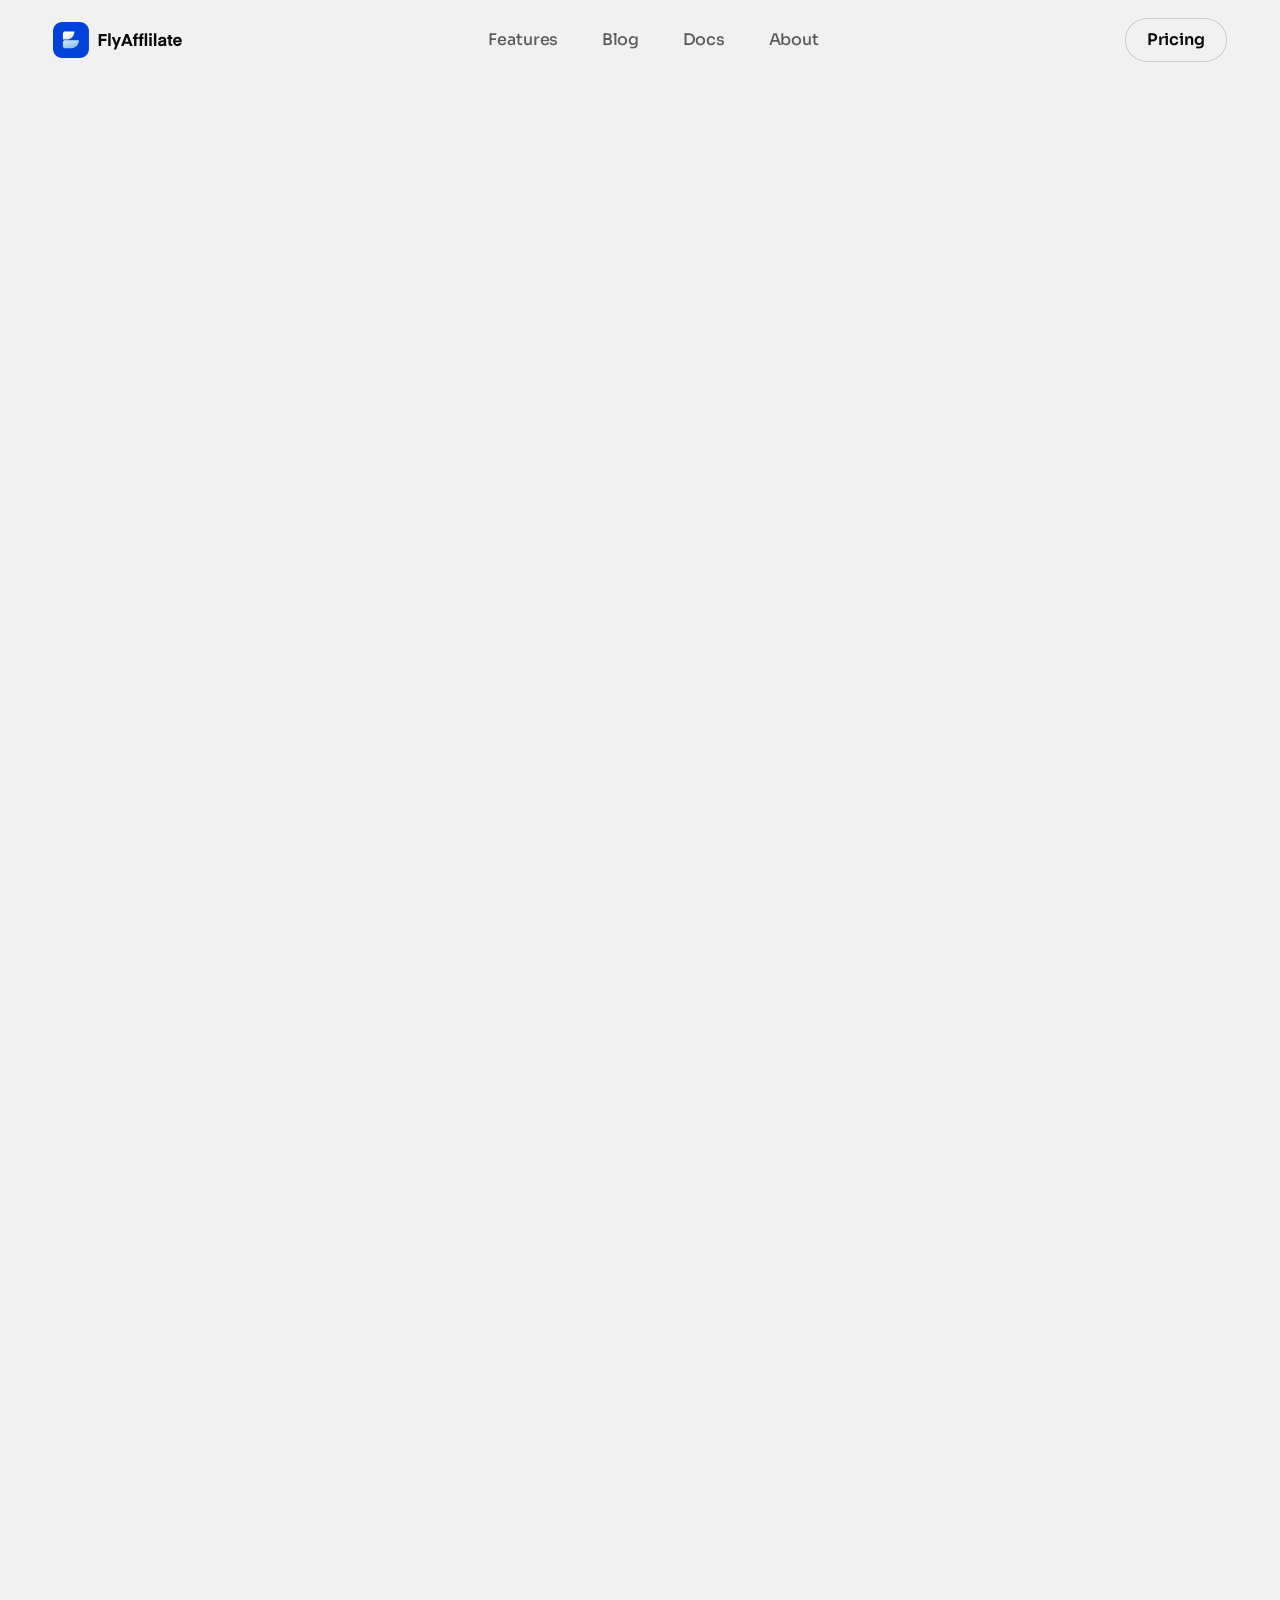
<file: pricing/index.html>
<!doctype html>
<html lang="en">
<head>
<meta charset="utf-8">
<meta name="viewport" content="width=device-width, initial-scale=1">
<title>Pricing — FlyAffiliate</title>
<meta name="description" content="Simple pricing for FlyAffiliate. Every feature in every plan, a free plugin forever, and a one-time lifetime option.">
<meta property="og:title" content="Pricing — FlyAffiliate">
<meta property="og:description" content="Simple pricing for FlyAffiliate. Every feature in every plan, a free plugin forever, and a one-time lifetime option.">
<meta name="theme-color" content="#f1f1f1">
<link rel="icon" href="/assets/img/favicon.svg" type="image/svg+xml">
<link rel="preconnect" href="https://fonts.googleapis.com">
<link rel="preconnect" href="https://fonts.gstatic.com" crossorigin>
<link rel="stylesheet" href="https://fonts.googleapis.com/css2?family=Sora:wght@400;500;600;700&amp;family=Lato:wght@400;700&amp;display=swap">
<link rel="stylesheet" href="/assets/css/site.css?v=166">
<script>document.documentElement.classList.add('js')</script>
</head>
<body class="page-pricing">
<a class="skip" href="#main">Skip to content</a>

<header class="hdr">
  <div class="hdr__in">
    <a class="logo" href="/" aria-label="FlyAffiliate home"><svg class="logo__svg" viewBox="0 0 520 145" fill="none" aria-hidden="true"><path transform="translate(15 0)" d="M178.954 96.4067H169.011V48.0548H201.087V57.1804H178.954V67.3275H200.065V76.453H178.954V96.4067ZM217.172 96.4067H207.502V45.3307H217.172V96.4067ZM229.734 110.572L235.727 95.7938L221.63 60.7216H231.913L240.494 84.5571L249.143 60.7216H259.222L239.268 110.572H229.734ZM269.489 96.4067H259.069L277.252 48.0548H287.74L305.923 96.4067H295.231L292.303 88.0984H272.417L269.489 96.4067ZM282.428 60.313H282.292L275.618 79.1771H289.102L282.428 60.313ZM321.218 60.7216H326.734V68.349H321.218V96.4067H311.548V68.349H306.44V60.7216H311.548V57.8614C311.548 49.2806 316.451 45.3307 323.67 45.3307C325.372 45.3307 326.53 45.4669 326.53 45.4669V53.7753C326.53 53.7753 326.121 53.7072 325.032 53.7072C322.716 53.7072 321.218 54.6606 321.218 57.6571V60.7216ZM343.84 60.7216H349.356V68.349H343.84V96.4067H334.169V68.349H329.062V60.7216H334.169V57.8614C334.169 49.2806 339.072 45.3307 346.291 45.3307C347.994 45.3307 349.151 45.4669 349.151 45.4669V53.7753C349.151 53.7753 348.743 53.7072 347.653 53.7072C345.338 53.7072 343.84 54.6606 343.84 57.6571V60.7216ZM364.202 96.4067H354.531V45.3307H364.202V96.4067ZM377.868 56.0907C374.463 56.0907 372.012 53.7072 372.012 50.3021C372.012 46.8971 374.463 44.4454 377.868 44.4454C381.273 44.4454 383.725 46.8971 383.725 50.3021C383.725 53.7072 381.273 56.0907 377.868 56.0907ZM373.033 96.4067V60.7216H382.704V96.4067H373.033ZM401.259 96.4067H391.588V45.3307H401.259V96.4067ZM431.663 80.3348L423.082 81.7649C418.928 82.5141 417.634 84.0123 417.634 85.9872C417.634 88.4389 419.132 89.7328 423.014 89.7328C428.667 89.7328 431.663 86.4639 431.663 81.7649V80.3348ZM420.835 97.224C412.595 97.224 408.304 92.6612 408.304 86.2596C408.304 80.0624 412.595 76.3849 422.129 74.8867L431.663 73.4566V73.1161C431.663 69.6429 429.484 67.8723 425.262 67.8723C420.767 67.8723 418.996 69.7791 418.656 72.2308H409.122C409.666 66.0335 413.889 59.9044 425.194 59.9044C435.681 59.9044 440.857 64.8758 440.857 73.1842V90.0052C440.857 92.3207 441.265 94.9766 441.878 96.4067H432.548C432.48 96.4067 432.14 94.7723 432.14 92.4569C429.892 95.6576 426.283 97.224 420.835 97.224ZM465.536 87.826V96.2024C465.536 96.2024 463.901 96.611 460.973 96.611C453.141 96.611 450.008 92.5931 450.008 85.7148V68.349H445.173V60.7216H450.008V51.8685H459.679V60.7216H465.604V68.349H459.679V84.6933C459.679 87.0769 460.768 88.1665 463.288 88.1665C464.582 88.1665 465.536 87.826 465.536 87.826ZM504.029 81.3563H478.151C478.832 86.2596 481.965 88.9156 486.8 88.9156C489.728 88.9156 492.52 87.6217 493.678 85.0338H503.416C501.305 92.2526 494.768 97.224 486.527 97.224C475.972 97.224 468.549 89.4604 468.549 78.4961C468.549 67.9404 475.903 59.9044 486.459 59.9044C497.015 59.9044 504.166 67.9404 504.166 78.4961C504.166 80.0624 504.029 81.3563 504.029 81.3563ZM486.391 67.668C481.965 67.668 479.104 70.3239 478.287 74.41H494.495C493.814 70.392 490.886 67.668 486.391 67.668Z" fill="currentColor"/><path d="M107.714 0H37.0553C16.5902 0 0 16.5902 0 37.0553V107.714C0 128.179 16.5902 144.77 37.0553 144.77H107.714C128.179 144.77 144.77 128.179 144.77 107.714V37.0553C144.77 16.5902 128.179 0 107.714 0Z" fill="#0043DA"/><path d="M69.2728 73.4424L86.6224 73.4512L86.6312 73.459H104.872C104.363 82.3335 101.799 89.8923 95.3021 96.3125C84.3555 106.546 74.8352 105.705 61.0267 105.705H57.7572L48.6107 105.671C45.5365 105.671 39.9398 103.157 39.9398 97.6201L39.9222 82.1641C39.9137 75.9901 44.7298 73.4424 49.2562 73.4424H69.2728ZM86.6224 38.2158V38.9033L86.5297 39.0654H86.5375C85.739 49.4347 78.7925 69.2558 57.6722 70.4873H39.9144V47.1328C39.9145 40.7635 45.01 38.2158 49.2562 38.2158H86.6224Z" fill="url(#fa-logo-g16)"/><defs><linearGradient id="fa-logo-g16" x1="78.9513" y1="41.6539" x2="102.679" y2="109.094" gradientUnits="userSpaceOnUse"><stop stop-color="#fff"/><stop offset="1" stop-color="#70B2E6"/></linearGradient></defs></svg></a>
    <nav class="hdr__nav" aria-label="Main">
      <a class="hdr__link" href="/features/">Features</a>
      <a class="hdr__link" href="/blog/">Blog</a>
      <a class="hdr__link" href="/docs/">Docs</a>
      <a class="hdr__link" href="/about/">About</a>
    </nav>
    <a class="btn hdr__cta btn--secondary btn--sm" href="/pricing/"><span class="btn__t">Pricing</span></a>
    <button class="hdr__burger" type="button" aria-label="Open menu" aria-expanded="false" aria-controls="drawer" data-menu><svg viewBox="0 0 24 24" fill="none" stroke="currentColor" stroke-width="1.8" stroke-linecap="round"><path d="M4 8h16M4 16h16"/></svg></button>
  </div>
</header>
<div class="drawer" id="drawer" data-drawer aria-hidden="true">
  <div class="drawer__top"><a class="logo" href="/" aria-label="FlyAffiliate home"><svg class="logo__svg" viewBox="0 0 520 145" fill="none" aria-hidden="true"><path transform="translate(15 0)" d="M178.954 96.4067H169.011V48.0548H201.087V57.1804H178.954V67.3275H200.065V76.453H178.954V96.4067ZM217.172 96.4067H207.502V45.3307H217.172V96.4067ZM229.734 110.572L235.727 95.7938L221.63 60.7216H231.913L240.494 84.5571L249.143 60.7216H259.222L239.268 110.572H229.734ZM269.489 96.4067H259.069L277.252 48.0548H287.74L305.923 96.4067H295.231L292.303 88.0984H272.417L269.489 96.4067ZM282.428 60.313H282.292L275.618 79.1771H289.102L282.428 60.313ZM321.218 60.7216H326.734V68.349H321.218V96.4067H311.548V68.349H306.44V60.7216H311.548V57.8614C311.548 49.2806 316.451 45.3307 323.67 45.3307C325.372 45.3307 326.53 45.4669 326.53 45.4669V53.7753C326.53 53.7753 326.121 53.7072 325.032 53.7072C322.716 53.7072 321.218 54.6606 321.218 57.6571V60.7216ZM343.84 60.7216H349.356V68.349H343.84V96.4067H334.169V68.349H329.062V60.7216H334.169V57.8614C334.169 49.2806 339.072 45.3307 346.291 45.3307C347.994 45.3307 349.151 45.4669 349.151 45.4669V53.7753C349.151 53.7753 348.743 53.7072 347.653 53.7072C345.338 53.7072 343.84 54.6606 343.84 57.6571V60.7216ZM364.202 96.4067H354.531V45.3307H364.202V96.4067ZM377.868 56.0907C374.463 56.0907 372.012 53.7072 372.012 50.3021C372.012 46.8971 374.463 44.4454 377.868 44.4454C381.273 44.4454 383.725 46.8971 383.725 50.3021C383.725 53.7072 381.273 56.0907 377.868 56.0907ZM373.033 96.4067V60.7216H382.704V96.4067H373.033ZM401.259 96.4067H391.588V45.3307H401.259V96.4067ZM431.663 80.3348L423.082 81.7649C418.928 82.5141 417.634 84.0123 417.634 85.9872C417.634 88.4389 419.132 89.7328 423.014 89.7328C428.667 89.7328 431.663 86.4639 431.663 81.7649V80.3348ZM420.835 97.224C412.595 97.224 408.304 92.6612 408.304 86.2596C408.304 80.0624 412.595 76.3849 422.129 74.8867L431.663 73.4566V73.1161C431.663 69.6429 429.484 67.8723 425.262 67.8723C420.767 67.8723 418.996 69.7791 418.656 72.2308H409.122C409.666 66.0335 413.889 59.9044 425.194 59.9044C435.681 59.9044 440.857 64.8758 440.857 73.1842V90.0052C440.857 92.3207 441.265 94.9766 441.878 96.4067H432.548C432.48 96.4067 432.14 94.7723 432.14 92.4569C429.892 95.6576 426.283 97.224 420.835 97.224ZM465.536 87.826V96.2024C465.536 96.2024 463.901 96.611 460.973 96.611C453.141 96.611 450.008 92.5931 450.008 85.7148V68.349H445.173V60.7216H450.008V51.8685H459.679V60.7216H465.604V68.349H459.679V84.6933C459.679 87.0769 460.768 88.1665 463.288 88.1665C464.582 88.1665 465.536 87.826 465.536 87.826ZM504.029 81.3563H478.151C478.832 86.2596 481.965 88.9156 486.8 88.9156C489.728 88.9156 492.52 87.6217 493.678 85.0338H503.416C501.305 92.2526 494.768 97.224 486.527 97.224C475.972 97.224 468.549 89.4604 468.549 78.4961C468.549 67.9404 475.903 59.9044 486.459 59.9044C497.015 59.9044 504.166 67.9404 504.166 78.4961C504.166 80.0624 504.029 81.3563 504.029 81.3563ZM486.391 67.668C481.965 67.668 479.104 70.3239 478.287 74.41H494.495C493.814 70.392 490.886 67.668 486.391 67.668Z" fill="currentColor"/><path d="M107.714 0H37.0553C16.5902 0 0 16.5902 0 37.0553V107.714C0 128.179 16.5902 144.77 37.0553 144.77H107.714C128.179 144.77 144.77 128.179 144.77 107.714V37.0553C144.77 16.5902 128.179 0 107.714 0Z" fill="#0043DA"/><path d="M69.2728 73.4424L86.6224 73.4512L86.6312 73.459H104.872C104.363 82.3335 101.799 89.8923 95.3021 96.3125C84.3555 106.546 74.8352 105.705 61.0267 105.705H57.7572L48.6107 105.671C45.5365 105.671 39.9398 103.157 39.9398 97.6201L39.9222 82.1641C39.9137 75.9901 44.7298 73.4424 49.2562 73.4424H69.2728ZM86.6224 38.2158V38.9033L86.5297 39.0654H86.5375C85.739 49.4347 78.7925 69.2558 57.6722 70.4873H39.9144V47.1328C39.9145 40.7635 45.01 38.2158 49.2562 38.2158H86.6224Z" fill="url(#fa-logo-g17)"/><defs><linearGradient id="fa-logo-g17" x1="78.9513" y1="41.6539" x2="102.679" y2="109.094" gradientUnits="userSpaceOnUse"><stop stop-color="#fff"/><stop offset="1" stop-color="#70B2E6"/></linearGradient></defs></svg></a><button class="drawer__x" type="button" aria-label="Close menu" data-menu-close><svg viewBox="0 0 24 24" fill="none" stroke="currentColor" stroke-width="1.8" stroke-linecap="round"><path d="m6 6 12 12M18 6 6 18"/></svg></button></div>
  <nav class="drawer__nav" aria-label="Mobile">
    <a href="/features/"><small>01</small>Features</a>
    <a href="/blog/"><small>02</small>Blog</a>
    <a href="/docs/"><small>03</small>Docs</a>
    <a href="/about/"><small>04</small>About</a>
    <a href="/pricing/" aria-current="page"><small>05</small>Pricing</a>
  </nav>
  <div class="drawer__foot"><a class="btn" href="https://wordpress.org/plugins/search/flyaffiliate/" target="_blank" rel="noopener"><span class="btn__t">Get Started</span><span class="btn__i" aria-hidden="true"><svg viewBox="0 0 28 16" fill="none" stroke="currentColor" stroke-width="1.6" stroke-linecap="round" stroke-linejoin="round"><path d="M1.5 8h24M19 1.5 25.5 8 19 14.5"/></svg></span></a><p>Free WordPress plugin</p></div>
</div>
<main id="main">

<section class="pr-hero" aria-labelledby="pr-h">
  <div class="wrap pr-hero__in">
    <p class="pr-badge" data-reveal><span>Launch Pricing</span>Save 50%</p>
    <h1 id="pr-h" class="pr-hero__h" data-reveal>Simple Pricing. Every Feature in Every Plan.</h1>
    <p class="lead muted pr-hero__p" data-reveal>Start free and upgrade when you’re ready. Pro adds PayPal payouts, so you can pay your whole affiliate team in one go. Every plan includes every Pro feature.</p>
    <div class="pr-toggle" role="tablist" aria-label="Billing" data-billing-toggle data-reveal>
      <button type="button" role="tab" aria-selected="true" data-billing="annual">Annual</button>
      <button type="button" role="tab" aria-selected="false" data-billing="lifetime">Lifetime</button>
    </div>
    <ul class="pr-trust" data-reveal><li><svg viewBox="0 0 20 20" fill="none" stroke="currentColor" stroke-width="1.8" stroke-linecap="round" stroke-linejoin="round"><path d="m5 10.5 3.2 3L15 6.5"/></svg>Free plugin forever</li><li><svg viewBox="0 0 20 20" fill="none" stroke="currentColor" stroke-width="1.8" stroke-linecap="round" stroke-linejoin="round"><path d="m5 10.5 3.2 3L15 6.5"/></svg>One-time lifetime option</li><li><svg viewBox="0 0 20 20" fill="none" stroke="currentColor" stroke-width="1.8" stroke-linecap="round" stroke-linejoin="round"><path d="m5 10.5 3.2 3L15 6.5"/></svg>Money-back guarantee</li></ul>
  </div>
</section>

<section class="pr-plans" id="plans" aria-label="Plans" data-billing-scope data-mode="annual">
  <div class="wrap">
    <div class="pr-grid" data-reveal-stagger>
      
      <article class="pr-card">
        <div class="pr-card__top"><h2 class="pr-card__n">Starter</h2></div>
        <p class="pr-card__price" data-show="annual"><b>$49</b><span>/year</span></p>
        <p class="pr-card__price" data-show="lifetime"><b>$149</b><span>one-time</span></p>
        <p class="pr-card__was" data-show="annual"><s>$99</s><em>Save 50%</em></p>
        <p class="pr-card__was" data-show="lifetime"><s>$299</s><em>Save 50%</em></p>
        <ul class="pr-card__list">
          <li><svg viewBox="0 0 20 20" fill="none" stroke="currentColor" stroke-width="1.8" stroke-linecap="round" stroke-linejoin="round"><path d="m5 10.5 3.2 3L15 6.5"/></svg>1 Site License</li>
          <li><svg viewBox="0 0 20 20" fill="none" stroke="currentColor" stroke-width="1.8" stroke-linecap="round" stroke-linejoin="round"><path d="m5 10.5 3.2 3L15 6.5"/></svg>All Pro Features</li>
          <li data-show="annual"><svg viewBox="0 0 20 20" fill="none" stroke="currentColor" stroke-width="1.8" stroke-linecap="round" stroke-linejoin="round"><path d="m5 10.5 3.2 3L15 6.5"/></svg>Updates and support for 1 year</li>
          <li data-show="lifetime"><svg viewBox="0 0 20 20" fill="none" stroke="currentColor" stroke-width="1.8" stroke-linecap="round" stroke-linejoin="round"><path d="m5 10.5 3.2 3L15 6.5"/></svg>Lifetime updates</li>
        </ul>
        <span data-show="annual"><a class="btn btn--dark btn--block" href="#plans"><span class="btn__t">Get Starter</span><span class="btn__i" aria-hidden="true"><svg viewBox="0 0 28 16" fill="none" stroke="currentColor" stroke-width="1.6" stroke-linecap="round" stroke-linejoin="round"><path d="M1.5 8h24M19 1.5 25.5 8 19 14.5"/></svg></span></a></span>
        <span data-show="lifetime"><a class="btn btn--dark btn--block" href="#plans"><span class="btn__t">Get Starter Lifetime</span><span class="btn__i" aria-hidden="true"><svg viewBox="0 0 28 16" fill="none" stroke="currentColor" stroke-width="1.6" stroke-linecap="round" stroke-linejoin="round"><path d="M1.5 8h24M19 1.5 25.5 8 19 14.5"/></svg></span></a></span>
      </article>
      <article class="pr-card pr-card--pop">
        <div class="pr-card__top"><h2 class="pr-card__n">Growth</h2><span class="pr-card__tag">Most Popular</span></div>
        <p class="pr-card__price" data-show="annual"><b>$89</b><span>/year</span></p>
        <p class="pr-card__price" data-show="lifetime"><b>$229</b><span>one-time</span></p>
        <p class="pr-card__was" data-show="annual"><s>$179</s><em>Save 50%</em></p>
        <p class="pr-card__was" data-show="lifetime"><s>$459</s><em>Save 50%</em></p>
        <ul class="pr-card__list">
          <li><svg viewBox="0 0 20 20" fill="none" stroke="currentColor" stroke-width="1.8" stroke-linecap="round" stroke-linejoin="round"><path d="m5 10.5 3.2 3L15 6.5"/></svg>5 Site Licenses</li>
          <li><svg viewBox="0 0 20 20" fill="none" stroke="currentColor" stroke-width="1.8" stroke-linecap="round" stroke-linejoin="round"><path d="m5 10.5 3.2 3L15 6.5"/></svg>All Pro Features</li>
          <li data-show="annual"><svg viewBox="0 0 20 20" fill="none" stroke="currentColor" stroke-width="1.8" stroke-linecap="round" stroke-linejoin="round"><path d="m5 10.5 3.2 3L15 6.5"/></svg>Updates and support for 1 year</li>
          <li data-show="lifetime"><svg viewBox="0 0 20 20" fill="none" stroke="currentColor" stroke-width="1.8" stroke-linecap="round" stroke-linejoin="round"><path d="m5 10.5 3.2 3L15 6.5"/></svg>Lifetime updates</li>
        </ul>
        <span data-show="annual"><a class="btn btn--block" href="#plans"><span class="btn__t">Get Growth</span><span class="btn__i" aria-hidden="true"><svg viewBox="0 0 28 16" fill="none" stroke="currentColor" stroke-width="1.6" stroke-linecap="round" stroke-linejoin="round"><path d="M1.5 8h24M19 1.5 25.5 8 19 14.5"/></svg></span></a></span>
        <span data-show="lifetime"><a class="btn btn--block" href="#plans"><span class="btn__t">Get Growth Lifetime</span><span class="btn__i" aria-hidden="true"><svg viewBox="0 0 28 16" fill="none" stroke="currentColor" stroke-width="1.6" stroke-linecap="round" stroke-linejoin="round"><path d="M1.5 8h24M19 1.5 25.5 8 19 14.5"/></svg></span></a></span>
      </article>
      <article class="pr-card">
        <div class="pr-card__top"><h2 class="pr-card__n">Agency</h2></div>
        <p class="pr-card__price" data-show="annual"><b>$149</b><span>/year</span></p>
        <p class="pr-card__price" data-show="lifetime"><b>$349</b><span>one-time</span></p>
        <p class="pr-card__was" data-show="annual"><s>$299</s><em>Save 50%</em></p>
        <p class="pr-card__was" data-show="lifetime"><s>$699</s><em>Save 50%</em></p>
        <ul class="pr-card__list">
          <li><svg viewBox="0 0 20 20" fill="none" stroke="currentColor" stroke-width="1.8" stroke-linecap="round" stroke-linejoin="round"><path d="m5 10.5 3.2 3L15 6.5"/></svg>25 Site Licenses</li>
          <li><svg viewBox="0 0 20 20" fill="none" stroke="currentColor" stroke-width="1.8" stroke-linecap="round" stroke-linejoin="round"><path d="m5 10.5 3.2 3L15 6.5"/></svg>All Pro Features</li>
          <li data-show="annual"><svg viewBox="0 0 20 20" fill="none" stroke="currentColor" stroke-width="1.8" stroke-linecap="round" stroke-linejoin="round"><path d="m5 10.5 3.2 3L15 6.5"/></svg>Updates and support for 1 year</li>
          <li data-show="lifetime"><svg viewBox="0 0 20 20" fill="none" stroke="currentColor" stroke-width="1.8" stroke-linecap="round" stroke-linejoin="round"><path d="m5 10.5 3.2 3L15 6.5"/></svg>Lifetime updates</li>
        </ul>
        <span data-show="annual"><a class="btn btn--dark btn--block" href="#plans"><span class="btn__t">Get Agency</span><span class="btn__i" aria-hidden="true"><svg viewBox="0 0 28 16" fill="none" stroke="currentColor" stroke-width="1.6" stroke-linecap="round" stroke-linejoin="round"><path d="M1.5 8h24M19 1.5 25.5 8 19 14.5"/></svg></span></a></span>
        <span data-show="lifetime"><a class="btn btn--dark btn--block" href="#plans"><span class="btn__t">Get Agency Lifetime</span><span class="btn__i" aria-hidden="true"><svg viewBox="0 0 28 16" fill="none" stroke="currentColor" stroke-width="1.6" stroke-linecap="round" stroke-linejoin="round"><path d="M1.5 8h24M19 1.5 25.5 8 19 14.5"/></svg></span></a></span>
      </article>
    </div>
    <p class="pr-under" data-show="annual">Every plan includes the same features. Pick the number of sites you run.</p>
    <p class="pr-under" data-show="lifetime">Pay once. No renewals.</p>
  </div>
</section>

<section class="sec" id="free" aria-labelledby="free-h">
  <div class="wrap">
    <div class="pr-free" data-reveal>
      <div class="pr-free__l">
        <p class="pr-pill">Free plan</p>
        <h2 id="free-h" class="h3">Not Ready for Pro? Start Free.</h2>
        <p class="lead muted">The free plugin runs a complete affiliate program today. Upgrade any time.</p>
        <a class="btn btn--dark" href="https://wordpress.org/plugins/search/flyaffiliate/" target="_blank" rel="noopener"><span class="btn__t">Download Free</span><span class="btn__i" aria-hidden="true"><svg viewBox="0 0 28 16" fill="none" stroke="currentColor" stroke-width="1.6" stroke-linecap="round" stroke-linejoin="round"><path d="M1.5 8h24M19 1.5 25.5 8 19 14.5"/></svg></span></a>
      </div>
      <div class="pr-free__r"><p class="pr-free__k">Free includes</p><ul><li><svg viewBox="0 0 20 20" fill="none" stroke="currentColor" stroke-width="1.8" stroke-linecap="round" stroke-linejoin="round"><path d="m5 10.5 3.2 3L15 6.5"/></svg>Affiliate registration with email activation</li><li><svg viewBox="0 0 20 20" fill="none" stroke="currentColor" stroke-width="1.8" stroke-linecap="round" stroke-linejoin="round"><path d="m5 10.5 3.2 3L15 6.5"/></svg>Unique referral links and first-party tracking</li><li><svg viewBox="0 0 20 20" fill="none" stroke="currentColor" stroke-width="1.8" stroke-linecap="round" stroke-linejoin="round"><path d="m5 10.5 3.2 3L15 6.5"/></svg>Per-item commissions with a maximum rate cap</li><li><svg viewBox="0 0 20 20" fill="none" stroke="currentColor" stroke-width="1.8" stroke-linecap="round" stroke-linejoin="round"><path d="m5 10.5 3.2 3L15 6.5"/></svg>Hold period that follows the order status</li><li><svg viewBox="0 0 20 20" fill="none" stroke="currentColor" stroke-width="1.8" stroke-linecap="round" stroke-linejoin="round"><path d="m5 10.5 3.2 3L15 6.5"/></svg>Commission ledger: pending, unpaid, paid, rejected</li><li><svg viewBox="0 0 20 20" fill="none" stroke="currentColor" stroke-width="1.8" stroke-linecap="round" stroke-linejoin="round"><path d="m5 10.5 3.2 3L15 6.5"/></svg>Manual batch payouts with CSV export</li><li><svg viewBox="0 0 20 20" fill="none" stroke="currentColor" stroke-width="1.8" stroke-linecap="round" stroke-linejoin="round"><path d="m5 10.5 3.2 3L15 6.5"/></svg>Admin dashboard and affiliate dashboard</li><li><svg viewBox="0 0 20 20" fill="none" stroke="currentColor" stroke-width="1.8" stroke-linecap="round" stroke-linejoin="round"><path d="m5 10.5 3.2 3L15 6.5"/></svg>WooCommerce, classic and block checkout</li></ul></div>
    </div>
  </div>
</section>

<section class="sec pr-pro" id="pro" aria-labelledby="pro-h">
  <div class="wrap pr-pro__grid">
    <div class="pr-pro__l">
      <p class="pr-pill pr-pill--acc">FlyAffiliate Pro</p>
      <h2 id="pro-h" class="h2" data-reveal>Everything in Free, Plus PayPal Payouts</h2>
      <p class="lead muted pr-pro__sub" data-reveal>Stop sending payments one by one. Pay your whole affiliate team through PayPal in one go.</p>
      <ul class="pr-pro__cards" data-reveal-stagger><li><span class="pr-ic" aria-hidden="true"><svg viewBox="0 0 24 24" fill="none" stroke="currentColor" stroke-width="1.7" stroke-linecap="round" stroke-linejoin="round"><path d="M8 20H5.5L8 4h6.5a4 4 0 0 1 0 8H10l-1.2 8"/><path d="M10.5 16H14a4 4 0 0 0 4-4"/></svg></span><div><h3>PayPal Payouts</h3><p>Pay a whole batch of affiliates through PayPal in one action.</p></div></li><li><span class="pr-ic" aria-hidden="true"><svg viewBox="0 0 24 24" fill="none" stroke="currentColor" stroke-width="1.7" stroke-linecap="round" stroke-linejoin="round"><rect x="3.5" y="5.5" width="17" height="13" rx="2.5"/><path d="m4.5 7 7.5 6 7.5-6"/></svg></span><div><h3>Just an Email Needed</h3><p>Affiliates only need a PayPal email to get paid.</p></div></li><li><span class="pr-ic" aria-hidden="true"><svg viewBox="0 0 24 24" fill="none" stroke="currentColor" stroke-width="1.7" stroke-linecap="round" stroke-linejoin="round"><path d="M9 6h11M9 12h11M9 18h11"/><circle cx="4.5" cy="6" r="1.2"/><circle cx="4.5" cy="12" r="1.2"/><circle cx="4.5" cy="18" r="1.2"/></svg></span><div><h3>Real Results per Payment</h3><p>Every payment shows whether it’s paid, pending or failed.</p></div></li><li><span class="pr-ic" aria-hidden="true"><svg viewBox="0 0 24 24" fill="none" stroke="currentColor" stroke-width="1.7" stroke-linecap="round" stroke-linejoin="round"><path d="M20 11a8 8 0 0 0-14.6-4.5M4 13a8 8 0 0 0 14.6 4.5"/><path d="M5 3v4h4M19 21v-4h-4"/></svg></span><div><h3>Safe Retries</h3><p>A failed payment stays unpaid so you can retry it. It’s never marked paid by mistake.</p></div></li></ul>
      <p class="pr-tag" data-reveal><i></i>Pay everyone at once. Know exactly what was sent.</p>
    </div>
    <div class="pr-pro__vis art art--payouts" data-reveal aria-hidden="true">
      <div class="ui pr-batch">
        <div class="ui__bar"><span class="ui__title">PayPal payout</span><span class="ui__pill">3 affiliates</span></div>
        <div class="ui__body">
          <div class="pr-batch__row"><span class="av" style="--h:18">MK</span><span><b>Maya Khan</b><small>maya@studio.co</small></span><b>$212.80</b><span class="st st--paid">Paid</span></div><div class="pr-batch__row"><span class="av" style="--h:200">JR</span><span><b>Jonas Reed</b><small>jonas@reed.io</small></span><b>$96.40</b><span class="st st--pending">Pending</span></div><div class="pr-batch__row"><span class="av" style="--h:140">AL</span><span><b>Ava Lim</b><small>ava@lim.shop</small></span><b>$148.00</b><span class="st st--rejected">Failed</span></div>
          <div class="pr-batch__ft"><span>Failed payments stay unpaid</span><span class="ui__solid">Retry failed</span></div>
        </div>
      </div>
    </div>
  </div>
</section>

<section class="sec" id="compare" aria-labelledby="cmp-h">
  <div class="wrap">
    <div class="split-head">
      <h2 id="cmp-h" class="h2" data-reveal>Free vs Pro, <br>Side by Side</h2>
      <p class="lead muted" data-reveal>Everything the free plugin does, plus what Pro adds <br>for paying your affiliates through PayPal.</p>
    </div>
    <div class="pr-table" data-reveal>
      <table>
        <thead><tr><th scope="col">Feature</th><th scope="col">Free</th><th scope="col" class="pr-table__pro">Pro</th></tr></thead>
        <tbody><tr><th scope="row">Referral links and first-party tracking</th><td><span class="pr-yes"><svg viewBox="0 0 20 20" fill="none" stroke="currentColor" stroke-width="1.8" stroke-linecap="round" stroke-linejoin="round"><path d="m5 10.5 3.2 3L15 6.5"/></svg><span class="sr-only">Included</span></span></td><td class="pr-table__pro"><span class="pr-yes"><svg viewBox="0 0 20 20" fill="none" stroke="currentColor" stroke-width="1.8" stroke-linecap="round" stroke-linejoin="round"><path d="m5 10.5 3.2 3L15 6.5"/></svg><span class="sr-only">Included</span></span></td></tr><tr><th scope="row">Per-item commissions</th><td><span class="pr-yes"><svg viewBox="0 0 20 20" fill="none" stroke="currentColor" stroke-width="1.8" stroke-linecap="round" stroke-linejoin="round"><path d="m5 10.5 3.2 3L15 6.5"/></svg><span class="sr-only">Included</span></span></td><td class="pr-table__pro"><span class="pr-yes"><svg viewBox="0 0 20 20" fill="none" stroke="currentColor" stroke-width="1.8" stroke-linecap="round" stroke-linejoin="round"><path d="m5 10.5 3.2 3L15 6.5"/></svg><span class="sr-only">Included</span></span></td></tr><tr><th scope="row">Hold period and order status sync</th><td><span class="pr-yes"><svg viewBox="0 0 20 20" fill="none" stroke="currentColor" stroke-width="1.8" stroke-linecap="round" stroke-linejoin="round"><path d="m5 10.5 3.2 3L15 6.5"/></svg><span class="sr-only">Included</span></span></td><td class="pr-table__pro"><span class="pr-yes"><svg viewBox="0 0 20 20" fill="none" stroke="currentColor" stroke-width="1.8" stroke-linecap="round" stroke-linejoin="round"><path d="m5 10.5 3.2 3L15 6.5"/></svg><span class="sr-only">Included</span></span></td></tr><tr><th scope="row">Commission ledger</th><td><span class="pr-yes"><svg viewBox="0 0 20 20" fill="none" stroke="currentColor" stroke-width="1.8" stroke-linecap="round" stroke-linejoin="round"><path d="m5 10.5 3.2 3L15 6.5"/></svg><span class="sr-only">Included</span></span></td><td class="pr-table__pro"><span class="pr-yes"><svg viewBox="0 0 20 20" fill="none" stroke="currentColor" stroke-width="1.8" stroke-linecap="round" stroke-linejoin="round"><path d="m5 10.5 3.2 3L15 6.5"/></svg><span class="sr-only">Included</span></span></td></tr><tr><th scope="row">Manual batch payouts and CSV export</th><td><span class="pr-yes"><svg viewBox="0 0 20 20" fill="none" stroke="currentColor" stroke-width="1.8" stroke-linecap="round" stroke-linejoin="round"><path d="m5 10.5 3.2 3L15 6.5"/></svg><span class="sr-only">Included</span></span></td><td class="pr-table__pro"><span class="pr-yes"><svg viewBox="0 0 20 20" fill="none" stroke="currentColor" stroke-width="1.8" stroke-linecap="round" stroke-linejoin="round"><path d="m5 10.5 3.2 3L15 6.5"/></svg><span class="sr-only">Included</span></span></td></tr><tr><th scope="row">Admin and affiliate dashboards</th><td><span class="pr-yes"><svg viewBox="0 0 20 20" fill="none" stroke="currentColor" stroke-width="1.8" stroke-linecap="round" stroke-linejoin="round"><path d="m5 10.5 3.2 3L15 6.5"/></svg><span class="sr-only">Included</span></span></td><td class="pr-table__pro"><span class="pr-yes"><svg viewBox="0 0 20 20" fill="none" stroke="currentColor" stroke-width="1.8" stroke-linecap="round" stroke-linejoin="round"><path d="m5 10.5 3.2 3L15 6.5"/></svg><span class="sr-only">Included</span></span></td></tr><tr><th scope="row">WooCommerce integration</th><td><span class="pr-yes"><svg viewBox="0 0 20 20" fill="none" stroke="currentColor" stroke-width="1.8" stroke-linecap="round" stroke-linejoin="round"><path d="m5 10.5 3.2 3L15 6.5"/></svg><span class="sr-only">Included</span></span></td><td class="pr-table__pro"><span class="pr-yes"><svg viewBox="0 0 20 20" fill="none" stroke="currentColor" stroke-width="1.8" stroke-linecap="round" stroke-linejoin="round"><path d="m5 10.5 3.2 3L15 6.5"/></svg><span class="sr-only">Included</span></span></td></tr><tr><th scope="row">PayPal payouts in one click</th><td><span class="pr-no">–<span class="sr-only">Not included</span></span></td><td class="pr-table__pro"><span class="pr-yes"><svg viewBox="0 0 20 20" fill="none" stroke="currentColor" stroke-width="1.8" stroke-linecap="round" stroke-linejoin="round"><path d="m5 10.5 3.2 3L15 6.5"/></svg><span class="sr-only">Included</span></span></td></tr><tr><th scope="row">Payment status per affiliate (paid, pending, failed)</th><td><span class="pr-no">–<span class="sr-only">Not included</span></span></td><td class="pr-table__pro"><span class="pr-yes"><svg viewBox="0 0 20 20" fill="none" stroke="currentColor" stroke-width="1.8" stroke-linecap="round" stroke-linejoin="round"><path d="m5 10.5 3.2 3L15 6.5"/></svg><span class="sr-only">Included</span></span></td></tr><tr><th scope="row">Support</th><td>WordPress.org forum</td><td class="pr-table__pro">Ticket support</td></tr></tbody>
      </table>
    </div>
  </div>
</section>

<section class="sec" id="why" aria-labelledby="why-h">
  <div class="wrap">
    <div class="split-head">
      <h2 id="why-h" class="h2" data-reveal>Built to Run Your <br>Program the Right Way</h2>
      <p class="lead muted" data-reveal>Every plan starts with safe defaults, data that stays <br>on your site and a ledger you can trust.</p>
    </div>
    <ul class="pr-why" data-reveal-stagger><li><span class="pr-ic" aria-hidden="true"><svg viewBox="0 0 24 24" fill="none" stroke="currentColor" stroke-width="1.6" stroke-linejoin="round"><path d="M12 3.5 19 6v5.5c0 4.3-2.9 7.7-7 9-4.1-1.3-7-4.7-7-9V6z"/><path d="m9 12 2.2 2.2L15.5 10" stroke-linecap="round"/></svg></span><h3>Safe by Default</h3><p>A 30-day hold period is on from the start, so you don’t pay out on refunded orders.</p></li><li><span class="pr-ic" aria-hidden="true"><svg viewBox="0 0 24 24" fill="none" stroke="currentColor" stroke-width="1.7" stroke-linecap="round" stroke-linejoin="round"><rect x="5" y="10.5" width="14" height="10" rx="2.5"/><path d="M8.5 10.5V8a3.5 3.5 0 0 1 7 0v2.5"/></svg></span><h3>Your Data Stays Yours</h3><p>No external requests. Visitor data is stored as hashes on your own site.</p></li><li><span class="pr-ic" aria-hidden="true"><svg viewBox="0 0 24 24" fill="none" stroke="currentColor" stroke-width="1.7" stroke-linecap="round" stroke-linejoin="round"><path d="M6 3.5h9l3 3V20.5H6z"/><path d="M9 11h6M9 15h6M9 7h3"/></svg></span><h3>A Clear Ledger</h3><p>Every commission is earned, owed or paid, and follows the order behind it.</p></li><li><span class="pr-ic" aria-hidden="true"><svg viewBox="0 0 24 24" fill="none" stroke="currentColor" stroke-width="1.6" stroke-linejoin="round"><path d="M4 9.5 5.5 4h13L20 9.5M4 9.5h16M4 9.5a2.7 2.7 0 0 0 5.3 0 2.7 2.7 0 0 0 5.4 0 2.7 2.7 0 0 0 5.3 0M5.5 12v8h13v-8M10 20v-5h4v5"/></svg></span><h3>Built by the Dokan Team</h3><p>Made by weDevs, the team behind Dokan, WP User Frontend and weMail.</p></li></ul>
  </div>
</section>

<section class="sec" id="lifetime" aria-labelledby="lt-h">
  <div class="wrap pr-math">
    <div class="pr-math__l">
      <h2 id="lt-h" class="h2" data-reveal>Lifetime Pays for Itself</h2>
      <p class="pr-tag" data-reveal><i></i>Every year after that costs nothing.</p>
    </div>
    <ul class="pr-math__rows" data-reveal-stagger><li><span class="pr-math__n">Starter</span><span class="pr-math__p">Lifetime <b>$149</b></span><span class="pr-math__bar" style="--y:88%"><i></i></span><span class="pr-math__t">= about 3 years of annual</span></li><li><span class="pr-math__n">Growth</span><span class="pr-math__p">Lifetime <b>$229</b></span><span class="pr-math__bar" style="--y:76%"><i></i></span><span class="pr-math__t">= about 2.6 years of annual</span></li><li><span class="pr-math__n">Agency</span><span class="pr-math__p">Lifetime <b>$349</b></span><span class="pr-math__bar" style="--y:68%"><i></i></span><span class="pr-math__t">= about 2.3 years of annual</span></li></ul>
  </div>
</section>

<section class="sec" id="guarantee" aria-labelledby="gu-h">
  <div class="wrap">
    <div class="pr-guar" data-reveal>
      <span class="pr-guar__seal" aria-hidden="true"><svg viewBox="0 0 24 24" fill="none" stroke="currentColor" stroke-width="1.6" stroke-linejoin="round"><path d="M12 3.5 19 6v5.5c0 4.3-2.9 7.7-7 9-4.1-1.3-7-4.7-7-9V6z"/><path d="m9 12 2.2 2.2L15.5 10" stroke-linecap="round"/></svg></span>
      <div><h2 id="gu-h" class="h3">Try Pro Risk Free</h2><p class="lead">If FlyAffiliate Pro isn’t right for you, ask for a full refund within the guarantee period.</p></div>
    </div>
  </div>
</section>

<section class="sec" id="faq" aria-labelledby="faq-h">
  <div class="wrap faq">
    <div class="faq__l">
      <h2 id="faq-h" class="h3" data-reveal>Pricing <br>Questions</h2>
      <p class="muted" data-reveal>Plans, licenses, upgrades and refunds, <br>answered before you buy.</p>
      
    </div>
    <div class="faq__list" data-accordion data-reveal-stagger>
      <div class="faq__item">
        <h3><button class="faq__q" type="button" aria-expanded="false" aria-controls="faq-a0"><span>Is there a free version?</span><span class="faq__ic" aria-hidden="true"><svg viewBox="0 0 20 20" fill="none" stroke="currentColor" stroke-width="1.6" stroke-linecap="round"><path d="M10 3v14M3 10h14"/></svg></span></button></h3>
        <div class="faq__a" id="faq-a0" role="region"><div><p>Yes. The free plugin is on WordPress.org and runs a complete single-tier affiliate program.</p></div></div>
      </div>
      <div class="faq__item">
        <h3><button class="faq__q" type="button" aria-expanded="false" aria-controls="faq-a1"><span>What’s the difference between the plans?</span><span class="faq__ic" aria-hidden="true"><svg viewBox="0 0 20 20" fill="none" stroke="currentColor" stroke-width="1.6" stroke-linecap="round"><path d="M10 3v14M3 10h14"/></svg></span></button></h3>
        <div class="faq__a" id="faq-a1" role="region"><div><p>Only the number of sites. Every plan includes every Pro feature.</p></div></div>
      </div>
      <div class="faq__item">
        <h3><button class="faq__q" type="button" aria-expanded="false" aria-controls="faq-a2"><span>How do PayPal payouts work?</span><span class="faq__ic" aria-hidden="true"><svg viewBox="0 0 20 20" fill="none" stroke="currentColor" stroke-width="1.6" stroke-linecap="round"><path d="M10 3v14M3 10h14"/></svg></span></button></h3>
        <div class="faq__a" id="faq-a2" role="region"><div><p>Create a payout as usual, then send it through PayPal in one action. Each affiliate is paid to their PayPal email, and every payment shows its result.</p></div></div>
      </div>
      <div class="faq__item">
        <h3><button class="faq__q" type="button" aria-expanded="false" aria-controls="faq-a3"><span>What happens when my annual license ends?</span><span class="faq__ic" aria-hidden="true"><svg viewBox="0 0 20 20" fill="none" stroke="currentColor" stroke-width="1.6" stroke-linecap="round"><path d="M10 3v14M3 10h14"/></svg></span></button></h3>
        <div class="faq__a" id="faq-a3" role="region"><div><p>The plugin keeps working. Updates and support stop until you renew.</p></div></div>
      </div>
      <div class="faq__item">
        <h3><button class="faq__q" type="button" aria-expanded="false" aria-controls="faq-a4"><span>Can I upgrade from Starter to Growth or Agency later?</span><span class="faq__ic" aria-hidden="true"><svg viewBox="0 0 20 20" fill="none" stroke="currentColor" stroke-width="1.6" stroke-linecap="round"><path d="M10 3v14M3 10h14"/></svg></span></button></h3>
        <div class="faq__a" id="faq-a4" role="region"><div><p>Yes. You pay the difference.</p></div></div>
      </div>
      <div class="faq__item">
        <h3><button class="faq__q" type="button" aria-expanded="false" aria-controls="faq-a5"><span>Does Pro include the Dokan integration?</span><span class="faq__ic" aria-hidden="true"><svg viewBox="0 0 20 20" fill="none" stroke="currentColor" stroke-width="1.6" stroke-linecap="round"><path d="M10 3v14M3 10h14"/></svg></span></button></h3>
        <div class="faq__a" id="faq-a5" role="region"><div><p>The Dokan integration is in development. We’ll share plan details when it launches.</p></div></div>
      </div>
      <div class="faq__item">
        <h3><button class="faq__q" type="button" aria-expanded="false" aria-controls="faq-a6"><span>Do I need WooCommerce?</span><span class="faq__ic" aria-hidden="true"><svg viewBox="0 0 20 20" fill="none" stroke="currentColor" stroke-width="1.6" stroke-linecap="round"><path d="M10 3v14M3 10h14"/></svg></span></button></h3>
        <div class="faq__a" id="faq-a6" role="region"><div><p>No. FlyAffiliate works on WordPress alone. WooCommerce adds automatic order tracking.</p></div></div>
      </div>
      <div class="faq__item">
        <h3><button class="faq__q" type="button" aria-expanded="false" aria-controls="faq-a7"><span>Is there a refund policy?</span><span class="faq__ic" aria-hidden="true"><svg viewBox="0 0 20 20" fill="none" stroke="currentColor" stroke-width="1.6" stroke-linecap="round"><path d="M10 3v14M3 10h14"/></svg></span></button></h3>
        <div class="faq__a" id="faq-a7" role="region"><div><p>Yes. Ask for a full refund within the guarantee period.</p></div></div>
      </div>
    </div>
  </div>
</section>
</main>

<footer class="ftr">
  <div class="wrap">
    <div class="ftr__card art art--cta ftr__card--split" data-reveal>
      <div class="ftr__copy"><h2 class="h3 ftr__tag">Start Your <br>Affiliate Program</h2><p class="ftr__p">Your products already have people talking about them. Give them a way to promote your store and earn from the sales they generate.</p></div>
      <div class="ftr__cta"><a class="btn" href="https://wordpress.org/plugins/search/flyaffiliate/" target="_blank" rel="noopener"><span class="btn__t">Start Your Affiliate Program</span><span class="btn__i" aria-hidden="true"><svg viewBox="0 0 28 16" fill="none" stroke="currentColor" stroke-width="1.6" stroke-linecap="round" stroke-linejoin="round"><path d="M1.5 8h24M19 1.5 25.5 8 19 14.5"/></svg></span></a><a class="btn ftr__alt btn--tertiary" href="https://wordpress.org/plugins/search/flyaffiliate/" target="_blank" rel="noopener"><span class="btn__t">Free WordPress plugin</span></a></div>
    </div>
    <div class="ftr__row">
      <a class="logo ftr__logo" href="/" aria-label="FlyAffiliate home"><svg class="logo__svg" viewBox="0 0 520 145" fill="none" aria-hidden="true"><path transform="translate(15 0)" d="M178.954 96.4067H169.011V48.0548H201.087V57.1804H178.954V67.3275H200.065V76.453H178.954V96.4067ZM217.172 96.4067H207.502V45.3307H217.172V96.4067ZM229.734 110.572L235.727 95.7938L221.63 60.7216H231.913L240.494 84.5571L249.143 60.7216H259.222L239.268 110.572H229.734ZM269.489 96.4067H259.069L277.252 48.0548H287.74L305.923 96.4067H295.231L292.303 88.0984H272.417L269.489 96.4067ZM282.428 60.313H282.292L275.618 79.1771H289.102L282.428 60.313ZM321.218 60.7216H326.734V68.349H321.218V96.4067H311.548V68.349H306.44V60.7216H311.548V57.8614C311.548 49.2806 316.451 45.3307 323.67 45.3307C325.372 45.3307 326.53 45.4669 326.53 45.4669V53.7753C326.53 53.7753 326.121 53.7072 325.032 53.7072C322.716 53.7072 321.218 54.6606 321.218 57.6571V60.7216ZM343.84 60.7216H349.356V68.349H343.84V96.4067H334.169V68.349H329.062V60.7216H334.169V57.8614C334.169 49.2806 339.072 45.3307 346.291 45.3307C347.994 45.3307 349.151 45.4669 349.151 45.4669V53.7753C349.151 53.7753 348.743 53.7072 347.653 53.7072C345.338 53.7072 343.84 54.6606 343.84 57.6571V60.7216ZM364.202 96.4067H354.531V45.3307H364.202V96.4067ZM377.868 56.0907C374.463 56.0907 372.012 53.7072 372.012 50.3021C372.012 46.8971 374.463 44.4454 377.868 44.4454C381.273 44.4454 383.725 46.8971 383.725 50.3021C383.725 53.7072 381.273 56.0907 377.868 56.0907ZM373.033 96.4067V60.7216H382.704V96.4067H373.033ZM401.259 96.4067H391.588V45.3307H401.259V96.4067ZM431.663 80.3348L423.082 81.7649C418.928 82.5141 417.634 84.0123 417.634 85.9872C417.634 88.4389 419.132 89.7328 423.014 89.7328C428.667 89.7328 431.663 86.4639 431.663 81.7649V80.3348ZM420.835 97.224C412.595 97.224 408.304 92.6612 408.304 86.2596C408.304 80.0624 412.595 76.3849 422.129 74.8867L431.663 73.4566V73.1161C431.663 69.6429 429.484 67.8723 425.262 67.8723C420.767 67.8723 418.996 69.7791 418.656 72.2308H409.122C409.666 66.0335 413.889 59.9044 425.194 59.9044C435.681 59.9044 440.857 64.8758 440.857 73.1842V90.0052C440.857 92.3207 441.265 94.9766 441.878 96.4067H432.548C432.48 96.4067 432.14 94.7723 432.14 92.4569C429.892 95.6576 426.283 97.224 420.835 97.224ZM465.536 87.826V96.2024C465.536 96.2024 463.901 96.611 460.973 96.611C453.141 96.611 450.008 92.5931 450.008 85.7148V68.349H445.173V60.7216H450.008V51.8685H459.679V60.7216H465.604V68.349H459.679V84.6933C459.679 87.0769 460.768 88.1665 463.288 88.1665C464.582 88.1665 465.536 87.826 465.536 87.826ZM504.029 81.3563H478.151C478.832 86.2596 481.965 88.9156 486.8 88.9156C489.728 88.9156 492.52 87.6217 493.678 85.0338H503.416C501.305 92.2526 494.768 97.224 486.527 97.224C475.972 97.224 468.549 89.4604 468.549 78.4961C468.549 67.9404 475.903 59.9044 486.459 59.9044C497.015 59.9044 504.166 67.9404 504.166 78.4961C504.166 80.0624 504.029 81.3563 504.029 81.3563ZM486.391 67.668C481.965 67.668 479.104 70.3239 478.287 74.41H494.495C493.814 70.392 490.886 67.668 486.391 67.668Z" fill="currentColor"/><path d="M107.714 0H37.0553C16.5902 0 0 16.5902 0 37.0553V107.714C0 128.179 16.5902 144.77 37.0553 144.77H107.714C128.179 144.77 144.77 128.179 144.77 107.714V37.0553C144.77 16.5902 128.179 0 107.714 0Z" fill="#0043DA"/><path d="M69.2728 73.4424L86.6224 73.4512L86.6312 73.459H104.872C104.363 82.3335 101.799 89.8923 95.3021 96.3125C84.3555 106.546 74.8352 105.705 61.0267 105.705H57.7572L48.6107 105.671C45.5365 105.671 39.9398 103.157 39.9398 97.6201L39.9222 82.1641C39.9137 75.9901 44.7298 73.4424 49.2562 73.4424H69.2728ZM86.6224 38.2158V38.9033L86.5297 39.0654H86.5375C85.739 49.4347 78.7925 69.2558 57.6722 70.4873H39.9144V47.1328C39.9145 40.7635 45.01 38.2158 49.2562 38.2158H86.6224Z" fill="url(#fa-logo-g18)"/><defs><linearGradient id="fa-logo-g18" x1="78.9513" y1="41.6539" x2="102.679" y2="109.094" gradientUnits="userSpaceOnUse"><stop stop-color="#fff"/><stop offset="1" stop-color="#70B2E6"/></linearGradient></defs></svg></a>
      <div class="ftr__col"><p class="ftr__k">Product</p><a href="/features/">Features</a><a href="/docs/">Documentation</a><a href="/blog/">Blog</a><a href="/about/">About</a></div>
      <div class="ftr__col"><p class="ftr__k">Get started</p><a href="https://wordpress.org/plugins/search/flyaffiliate/" target="_blank" rel="noopener">Download plugin</a><a href="/docs/#quick-start">Quick start</a><a href="/#faq">FAQ</a></div>
      <div class="ftr__info">
        <div><p class="ftr__k">Built by</p><a class="ftr__v" href="https://wedevs.com" target="_blank" rel="noopener">weDevs — the team behind Dokan</a></div>
        <div><p class="ftr__k">Works with</p><p class="ftr__v">WordPress · WooCommerce · Dokan</p></div>
      </div>
    </div>
    <div class="ftr__base"><p>© 2026 FlyAffiliate by weDevs. All rights reserved.</p><p>Built for WordPress. Built for WooCommerce. Built for Dokan.</p></div>
  </div>
</footer>
<script src="/assets/js/site.js?v=166" defer></script>
</body>
</html>
</file>
<file: assets/css/site.css>
/* FlyAffiliate — site styles. Visual language follows the Kiro Framer template:
   #F1F1F1 canvas, white 10px cards, near-black bands, one blue primary (#0043DA),
   Inter (display optical size) with tight tracking, "● eyebrow  [ bracket ]" section heads. */

:root {
  --bg: #f1f1f1;
  --card: #fff;
  --ink: #0a0a0a;
  --ink-2: rgba(10, 10, 10, .6);
  --ink-3: rgba(10, 10, 10, .4);
  --line: rgba(10, 10, 10, .12);
  --chip: #e4e4e4;
  --dark: #0a0a0a;
  --dark-2: #171717;
  --dark-3: #232323;
  --on-dark-2: rgba(255, 255, 255, .6);
  --dark-line: rgba(255, 255, 255, .12);
  --accent: #0043DA;      /* primary — fills, dots, buttons (white text on top) */
  --accent-2: #1d5cf0;    /* primary hover */
  --accent-soft: #e5ecfc; /* tint for icon wells and badges */
  --accent-ink: #0043DA;  /* text and icons on light surfaces */
  --accent-bright: #6b97ff; /* the primary on dark surfaces, where #0043DA is too dim */
  --on-accent: #fff;      /* text on primary fills */

  --r: 10px;
  --r-lg: 20px;
  --pill: 500px;
  --gut: clamp(20px, 4.1667vw, 60px);
  --maxw: 1496px; /* content area at 1920px screens */
  --sec: clamp(104px, 13.9vw, 200px);
  --font: "Lato", ui-sans-serif, system-ui, -apple-system, "Segoe UI", sans-serif;
  --ease: cubic-bezier(.22, 1, .36, 1);
  --ease-io: cubic-bezier(.65, 0, .35, 1);

  /* type scale — only the sizes from the FlyAffiliate typeface spec.
     Headings (Sora): H1 66 · H2 52 · H3 42 · H4 36 · H5 30 · H6 24
     Paragraphs (Lato): 25 · 20 (default) · 18. Smaller screens step down within the same set. */
  --font-head: "Sora", ui-sans-serif, system-ui, sans-serif;
  --h1: 66px; --h2: 52px; --h3: 42px; --h4: 36px; --h5: 30px; --h6: 24px;
  --t-lg: 25px; --t-def: 20px; --t-sm: 18px;
}

*, *::before, *::after { box-sizing: border-box; }
html { -webkit-text-size-adjust: 100%; scroll-behavior: smooth; scroll-padding-top: 92px; }
body {
  margin: 0; background: var(--bg); color: var(--ink);
  font-family: var(--font); font-size: var(--t-def); line-height: 1.6; letter-spacing: 0;
  font-optical-sizing: auto; -webkit-font-smoothing: antialiased; -moz-osx-font-smoothing: grayscale;
  text-rendering: optimizeLegibility; overflow-x: clip;
}
img, svg { display: block; max-width: 100%; }
a { color: inherit; text-decoration: none; }
button, input, textarea, select { font: inherit; color: inherit; letter-spacing: inherit; }
button { background: none; border: 0; padding: 0; cursor: pointer; }
h1, h2, h3, h4, h5, h6, p, figure { margin: 0; }
ul, ol { margin: 0; padding: 0; list-style: none; }
:focus-visible { outline: 2px solid var(--accent-ink); outline-offset: 3px; border-radius: 6px; }
::selection { background: var(--accent); color: var(--on-accent); }
@media (prefers-reduced-motion: reduce) { html { scroll-behavior: auto; } }

.sr-only { position: absolute !important; width: 1px; height: 1px; padding: 0; margin: -1px; overflow: hidden; clip: rect(0 0 0 0); white-space: nowrap; border: 0; }
.skip { position: fixed; left: 16px; top: -60px; z-index: 100; background: var(--ink); color: #fff; padding: 10px 16px; border-radius: var(--pill); transition: top .2s; }
.skip:focus { top: 16px; }

.wrap { width: min(100% - 2 * var(--gut), var(--maxw)); margin-inline: auto; }
.muted { color: var(--ink-2); }
.lead { font-size: var(--t-def); line-height: 1.5; letter-spacing: -.015em; }

/* ---------- type ---------- */
.giant {
  font-size: min(var(--fs-giant), calc((100vw - 2 * var(--gut)) / (var(--len, 6) * .6))); font-weight: 600; letter-spacing: -.041em; line-height: .82;
  text-align: center; margin: 0 0 clamp(44px, 5vw, 72px); white-space: nowrap;
}
.giant .ch { display: inline-block; }
/* balanced line breaks everywhere: no lone word left on the last line of a heading or paragraph */
h1, h2, h3, h4, h5, h6, p, li, dt, dd, figcaption, blockquote, label, .btn__t { text-wrap: balance; }
.statement { font-size: var(--h2); font-weight: 600; letter-spacing: -.022em; line-height: 1.07; text-wrap: balance; }
.statement .dash { font-weight: 500; }
.h2xl { font-size: var(--h2); font-weight: 600; letter-spacing: -.02em; line-height: 1.07; }
.h2 { font-size: var(--h2); font-weight: 600; letter-spacing: -.035em; line-height: 1.04; text-wrap: balance; }
.h3, .h4 { font-size: var(--h3); font-weight: 500; letter-spacing: -.028em; line-height: 1.17; }
.h6 { font-size: var(--h6); font-weight: 500; letter-spacing: -.021em; line-height: 1.33; }

.eyebrow { display: inline-flex; align-items: center; gap: 10px; font-size: var(--t-sm); font-weight: 500; letter-spacing: -.017em; line-height: 1.4; }
.eyebrow::before { content: ""; width: 10px; height: 10px; border-radius: 50%; background: var(--accent); flex: none; }
.eyebrow--light { color: #fff; }
.bracket { font-size: var(--t-sm); letter-spacing: 0; line-height: 1.6; text-transform: uppercase; white-space: nowrap; }
.dot { display: inline-block; width: 12px; height: 12px; border-radius: 50%; background: var(--accent); flex: none; }

/* ---------- buttons ---------- */
.btn {
  --b: var(--accent); --f: var(--on-accent); --cb: #fff; --cf: var(--accent);
  display: inline-flex; align-items: center; gap: 18px; height: 52px; padding: 4px 4px 4px 25px;
  border-radius: var(--pill); background: var(--b); color: var(--f);
  font-size: var(--t-sm); font-weight: 600; letter-spacing: -.01em; line-height: 1; white-space: nowrap; font-family: var(--font-head);
  transition: background-color .35s var(--ease), color .35s var(--ease), transform .35s var(--ease);
}
.btn__i { width: 44px; height: 44px; flex: none; border-radius: 50%; background: var(--cb); color: var(--cf); display: grid; place-items: center; overflow: hidden; transition: background-color .35s var(--ease), color .35s var(--ease); }
.btn__i svg { width: 26px; height: 15px; }
.btn:hover, .btn:focus-visible { --b: var(--accent-2); }
.btn:hover .btn__i, .btn:focus-visible .btn__i { background: var(--ink); color: #fff; }
.btn:hover .btn__i svg { animation: arrowLoop .6s var(--ease-io); }
.btn:active { transform: scale(.98); }
@keyframes arrowLoop { 0% { transform: none; } 45% { transform: translateX(140%); } 46% { transform: translateX(-140%); } 100% { transform: none; } }
.btn--ghost { --b: transparent; --f: #fff; --cb: rgba(255, 255, 255, .14); --cf: #fff; box-shadow: inset 0 0 0 1px rgba(255, 255, 255, .22) !important; }
.btn--ghost:hover { --b: rgba(255, 255, 255, .08); }
/* secondary: outline pill that inherits the surrounding text colour */
.btn.btn--secondary { --b: transparent; --f: currentColor; padding: 0 26px; box-shadow: inset 0 0 0 1px color-mix(in srgb, currentColor 32%, transparent); }
.btn.btn--secondary:hover, .btn.btn--secondary:focus-visible { --b: color-mix(in srgb, currentColor 10%, transparent); box-shadow: inset 0 0 0 1px color-mix(in srgb, currentColor 70%, transparent); }
/* small size (header) */
.btn.btn--sm { height: 44px; gap: 14px; padding: 0 22px; font-size: 16px; /* user-approved menu size */ }
/* tertiary: text + arrow only, no pill */
.btn.btn--tertiary { --b: transparent; --f: currentColor; height: auto; padding: 8px 0; gap: 12px; box-shadow: none; }
.btn--tertiary .btn__i { width: auto; height: auto; background: none !important; color: inherit !important; }
.btn--tertiary .btn__t { background: linear-gradient(currentColor, currentColor) 0 100% / 0 1px no-repeat; padding-bottom: 3px; transition: background-size .45s var(--ease); }
.btn--tertiary:hover .btn__t { background-size: 100% 1px; }
.uhero .btn--tertiary { color: rgba(255, 255, 255, .62); font-weight: 500; transition: color .3s; }
.uhero .btn--tertiary:hover { color: #fff; }
.btn--tertiary .btn__i svg { width: 20px; height: 12px; }
.btn--glass { --b: rgba(255, 255, 255, .16); --f: #fff; --cb: rgba(255, 255, 255, .2); --cf: #fff; -webkit-backdrop-filter: blur(14px); backdrop-filter: blur(14px); }
.btn--glass:hover { --b: rgba(255, 255, 255, .26); }
.btn--block { width: 100%; height: 60px; justify-content: center; padding: 0 8px 0 24px; position: relative; }
.btn--block .btn__i { position: absolute; right: 8px; }
.btn--block .btn__t { padding-right: 52px; padding-left: 28px; text-align: center; }
.btn--block:hover { --b: var(--accent-2); }

.circ { width: 44px; height: 44px; border-radius: 50%; display: inline-grid; place-items: center; background: rgba(255, 255, 255, .1); color: #fff; transition: background-color .3s, color .3s; }
.circ svg { width: 18px; height: 18px; }
.circ:hover { background: #fff; color: var(--ink); }
.link-arrow { display: inline-flex; align-items: center; gap: 12px; font-weight: 500; border-bottom: 1px solid currentColor; padding-bottom: 4px; }
.link-arrow svg { width: 22px; height: 12px; transition: transform .35s var(--ease); }
.link-arrow:hover svg { transform: translateX(6px); }
.link-arrow:hover { color: var(--accent-ink); }

/* ---------- header (Upmind style: light bar, mono nav, dark pill CTA) ---------- */
.hdr { position: relative; z-index: 30; background: var(--bg); }
.hdr__in { display: flex; align-items: center; gap: 30px; height: 80px; width: min(100% - 2 * var(--gut), var(--maxw)); margin-inline: auto; }
.logo { display: inline-flex; align-items: center; gap: 10px; font-size: var(--h6); font-weight: 600; letter-spacing: -.035em; line-height: 1; white-space: nowrap; }
.logo span { color: var(--accent-ink); }
.logo__svg { display: block; height: 36px; width: auto; }
.hdr__nav { flex: 1; display: flex; justify-content: center; gap: clamp(24px, 3.4vw, 50px); }
.mono-eb { font-family: var(--font-head); text-transform: uppercase; letter-spacing: .1em; }
.hdr__link { font-family: var(--font-head); text-transform: none; }
.hdr__link { position: relative; font-size: 16px; /* user-specified exception to the type scale */ color: #5b5b57; padding: 8px 0; transition: color .3s; }
.hdr__link::after { content: ""; position: absolute; left: 0; right: .2em; bottom: 2px; height: 1px; background: currentColor; transform: scaleX(0); transform-origin: right; transition: transform .45s var(--ease); }
.hdr__link:hover, .hdr__link[aria-current="page"] { color: var(--ink); }
.hdr__link:hover::after, .hdr__link[aria-current="page"]::after { transform: scaleX(1); transform-origin: left; }
.hdr__burger { display: none; margin-left: auto; width: 48px; height: 48px; border-radius: 50%; background: #121410; color: #fff; place-items: center; }
.hdr__burger svg { width: 22px; height: 22px; }

.drawer { position: fixed; inset: 0; z-index: 60; overflow: hidden; background: var(--ink); color: #fff; display: flex; flex-direction: column; padding: 24px var(--gut) 32px; visibility: hidden; opacity: 0; transform: translateY(-12px); transition: opacity .35s var(--ease), transform .45s var(--ease), visibility 0s .45s; }
.drawer.is-open { visibility: visible; opacity: 1; transform: none; transition: opacity .35s var(--ease), transform .45s var(--ease); }
.drawer__top { display: flex; align-items: center; justify-content: space-between; }
.drawer__x { width: 52px; height: 52px; border-radius: 50%; background: rgba(255, 255, 255, .12); display: grid; place-items: center; }
.drawer__x svg { width: 22px; height: 22px; }
.drawer__nav { margin-top: auto; display: flex; flex-direction: column; }
.drawer__nav a { display: flex; align-items: baseline; gap: 14px; font-size: var(--h3); font-weight: 600; letter-spacing: -.04em; line-height: 1.1; padding: 6px 0; border-bottom: 1px solid var(--dark-line); }
.drawer__nav a small { font-size: var(--t-sm); font-weight: 400; letter-spacing: 0; color: var(--on-dark-2); }
.drawer__nav a[aria-current="page"] { color: var(--accent-bright); }
.drawer__foot { margin-top: 32px; display: flex; flex-direction: column; gap: 12px; align-items: flex-start; }
.drawer__foot p { color: var(--on-dark-2); font-size: var(--t-sm); }
body.menu-open { overflow: hidden; }

/* ---------- sections ---------- */
.sec { padding-block: var(--sec) 0; }
.sec--dark { background: var(--dark); color: #fff; padding-block: var(--sec); margin-top: var(--sec); }
.sec--dark + .sec--dark { margin-top: 0; padding-top: 0; }
.sec--dark + .sec:not(.sec--dark), .sec--dk + .sec { padding-top: var(--sec); }
.sec--dark .muted, .sec--dark .bracket { color: var(--on-dark-2); }
.sec--dark .giant { color: #fff; }
.sec--snug { padding-top: clamp(72px, 8.3vw, 120px); }
.shead { display: flex; justify-content: space-between; align-items: center; gap: 20px; margin-bottom: clamp(36px, 3.5vw, 50px); }
.shead--rule { padding-bottom: 40px; border-bottom: 1px solid var(--line); }
.split-head { display: grid; grid-template-columns: minmax(0, 7fr) minmax(0, 4fr); gap: clamp(24px, 6vw, 110px); align-items: end; margin-bottom: clamp(40px, 4.2vw, 60px); }
.split-head .eyebrow { margin-bottom: 22px; }
.split-head--flush { margin-bottom: 0; padding-bottom: clamp(36px, 3.5vw, 50px); border-bottom: 1px solid var(--line); }
.split-head p + p { margin-top: 8px; }
.caption { display: flex; align-items: center; gap: 12px; justify-content: center; margin-top: clamp(32px, 3.5vw, 50px); font-size: var(--h6); font-weight: 500; letter-spacing: -.021em; }
.caption .dot { width: 10px; height: 10px; }

.tags { display: flex; flex-wrap: wrap; gap: 10px; }
.tags li { font-size: var(--t-sm); letter-spacing: 0; text-transform: uppercase; line-height: 1; padding: 8px 14px; border: 1px solid var(--line); border-radius: var(--pill); background: transparent; }

.flow { display: flex; flex-wrap: wrap; align-items: center; gap: 10px; margin-bottom: 30px; }
.flow li { display: inline-flex; align-items: center; gap: 10px; }
.flow span { display: inline-flex; align-items: center; height: 44px; padding: 0 20px; border-radius: var(--pill); background: var(--card); font-weight: 500; }
.flow li:last-child span { background: var(--accent); color: var(--on-accent); }
.flow i { color: var(--accent-ink); }
.flow i svg { width: 22px; height: 12px; }
.flow--glass span { background: rgba(255, 255, 255, .14); color: #fff; -webkit-backdrop-filter: blur(12px); backdrop-filter: blur(12px); }
.flow--glass i { color: rgba(255, 255, 255, .7); }

/* ---------- art surfaces (procedural backdrops behind product UI) ---------- */
.art { position: relative; border-radius: var(--r); overflow: hidden; background: #c9c4c0 center / cover no-repeat; container-type: inline-size; isolation: isolate; }
.art--hero { background-image: url(/assets/img/art-hero.jpg); background-color: #6f6866; }
.art--dune { background-image: url(/assets/img/art-dune.jpg); background-color: #e08a55; }
.art--sand { background-image: url(/assets/img/art-sand.jpg); background-color: #d8bca8; }
.art--stone { background-image: url(/assets/img/art-stone.jpg); background-color: #b8b5b2; }
.art--ember { background-image: url(/assets/img/art-ember.jpg); background-color: #1b1716; }
.art--meadow { background-image: url(/assets/img/art-meadow.jpg); background-color: #8fc6ef; background-position: 50% 60%; }
.art--peach { background-image: url(/assets/img/art-peach.jpg); background-color: #f0b896; }

/* ---------- product UI vignettes ---------- */
.ui { --u: 14px; font-size: var(--u); background: #fff; color: var(--ink); border-radius: 12px; overflow: hidden; letter-spacing: -.01em; line-height: 1.35; text-align: left; box-shadow: 0 40px 80px -30px rgba(60, 25, 5, .45), 0 2px 8px rgba(0, 0, 0, .06); }
.ui__bar { display: flex; align-items: center; justify-content: space-between; gap: 1em; padding: 1em 1.2em; border-bottom: 1px solid #efefef; }
.ui__title { font-weight: 600; font-size: 1.05em; white-space: nowrap; }
.ui__title small { font-weight: 400; color: var(--ink-2); font-size: .9em; }
.ui__body { padding: 1em 1.2em 1.2em; }
.ui__pill { font-size: .82em; padding: .35em .75em; border-radius: 99px; background: #f2f2f2; color: var(--ink-2); white-space: nowrap; }
.ui__pill--acc { background: var(--accent-soft); color: var(--accent-ink); }
.ui__actions { display: flex; gap: .5em; }
.ui__ghost, .ui__solid { display: inline-flex; align-items: center; gap: .4em; font-size: .86em; font-weight: 500; padding: .5em .9em; border-radius: 99px; white-space: nowrap; }
.ui__ghost { border: 1px solid #e6e6e6; }
.ui__ghost svg { width: 1.2em; height: 1.2em; }
.ui__solid { background: var(--accent); color: #fff; }
.ui__foot { display: flex; justify-content: space-between; align-items: center; gap: .6em; padding: .9em 1.2em; border-top: 1px solid #efefef; background: #fafafa; }
.ui__foot--chips { justify-content: flex-start; }
.ui__foot--chips span { display: inline-flex; align-items: center; gap: .35em; font-size: .86em; font-weight: 500; }
.ui__foot--chips svg { width: 1.2em; height: 1.2em; color: #15803d; }
.st { display: inline-flex; align-items: center; gap: .45em; padding: .3em .7em; border-radius: 99px; font-size: .82em; font-weight: 500; line-height: 1.2; white-space: nowrap; }
.st::before { content: ""; width: .45em; height: .45em; border-radius: 50%; background: currentColor; }
.st--pending { background: #fff3e0; color: #b45309; }
.st--unpaid { background: var(--accent-soft); color: var(--accent-ink); }
.st--paid { background: #e8f6ee; color: #15803d; }
.st--rejected, .st--refunded { background: #f1f1f1; color: #6b6b6b; }
.av { --h: 18; width: 2em; height: 2em; border-radius: 50%; flex: none; display: inline-grid; place-items: center; font-size: .78em; font-weight: 600; letter-spacing: 0; color: #fff; background: hsl(var(--h) 62% 52%); }
.ui-who { display: inline-flex; align-items: center; gap: .6em; min-width: 0; }
.ui-who small { display: block; color: var(--ink-2); font-size: .85em; }
.ui-who b { display: block; font-weight: 600; }
.ui-k { display: block; font-size: .8em; color: var(--ink-2); }
.ui-v { display: block; font-size: 1.45em; font-weight: 600; letter-spacing: -.03em; line-height: 1.2; }
.ui-v--acc { color: var(--accent-ink); }
.ui-split { display: grid; grid-template-columns: repeat(auto-fit, minmax(0, 1fr)); gap: .8em; margin-top: 1em; }
.ui-split > div { background: #f6f6f6; border-radius: 8px; padding: .7em .8em; }
.ui-url { display: flex; align-items: center; gap: .6em; border: 1px solid #e8e8e8; border-radius: 9px; padding: .45em .45em .45em .7em; }
.ui-url__ic { width: 1.9em; height: 1.9em; border-radius: 6px; background: var(--accent-soft); color: var(--accent-ink); display: grid; place-items: center; flex: none; }
.ui-url__ic svg { width: 1.15em; }
.ui-url__t { flex: 1; min-width: 0; white-space: nowrap; overflow: hidden; text-overflow: ellipsis; font-size: .95em; }
.ui-url__t b { color: var(--accent-ink); font-weight: 600; }
.ui-url__copy { display: inline-flex; align-items: center; gap: .35em; font-size: .85em; font-weight: 500; background: var(--ink); color: #fff; border-radius: 6px; padding: .45em .7em; }
.ui-url__copy svg { width: 1.1em; }
.ui-tabs { display: flex; gap: .3em; padding: .7em 1.2em 0; border-bottom: 1px solid #efefef; overflow: hidden; }
.ui-tabs span { padding: .5em .7em .8em; font-size: .9em; color: var(--ink-2); white-space: nowrap; border-bottom: 2px solid transparent; }
.ui-tabs span i { font-style: normal; font-size: .85em; background: #f2f2f2; border-radius: 99px; padding: .1em .5em; margin-left: .2em; }
.ui-tabs span.on { color: var(--ink); font-weight: 600; border-color: var(--accent); }
.ui-table { padding: .2em 0 .4em; }
.ui-tr { display: grid; grid-template-columns: 1.6fr .8fr 1.3fr 1fr 1fr; align-items: center; gap: 1em; padding: .75em 1.2em; border-bottom: 1px solid #f3f3f3; }
.ui-tr:last-child { border-bottom: 0; }
.ui-th { font-size: .78em; text-transform: uppercase; letter-spacing: .04em; color: var(--ink-3); padding-block: .9em .6em; }
.ui-mono { font-variant-numeric: tabular-nums; color: var(--ink-2); }
.ui-num { font-weight: 600; font-variant-numeric: tabular-nums; }
.ui-lines > div { display: flex; align-items: center; gap: .8em; padding: .65em 0; border-bottom: 1px solid #f2f2f2; }
.ui-lines > div:last-child { border-bottom: 0; }
.ui-lines > div > span.ui-chk:first-child { flex: none; }
.ui-lines > div > .ui-who { flex: 1; min-width: 0; }
.ui-lines > div > span:first-child { flex: 1; min-width: 0; white-space: nowrap; overflow: hidden; text-overflow: ellipsis; }
.ui-lines > div > span:nth-child(2):not(:last-child) { color: var(--ink-2); }
.ui-lines b { font-weight: 600; font-variant-numeric: tabular-nums; }
.ui-lines .ui-total { border-top: 1px dashed #e4e4e4; margin-top: .3em; padding-top: .8em; }
.ui-lines .ui-total b { color: var(--accent-ink); font-size: 1.1em; }
.ui-lines--tight > div { padding: .5em 0; }
.ui-rate { min-width: 3.4em; text-align: center; background: var(--accent-soft); color: var(--accent-ink); border-radius: 6px; padding: .25em .5em; }
.ui-rate--off { background: #f2f2f2; color: var(--ink-3); }
.ui-cap { display: flex; justify-content: space-between; align-items: end; gap: 1em; }
.ui-meter { height: .55em; border-radius: 99px; background: #f0f0f0; margin: .9em 0 .7em; overflow: hidden; }
.ui-meter i { display: block; height: 100%; border-radius: inherit; background: linear-gradient(90deg, #bfe3ff, var(--accent-ink)); }
.ui-capnote { display: flex; justify-content: space-between; font-size: .85em; color: var(--ink-2); }
.ui-capnote b { color: var(--ink); }
.ui-steps { display: grid; gap: .2em; }
.ui-steps li { position: relative; padding: .55em 0 .55em 2.2em; }
.ui-steps li::before { content: ""; position: absolute; left: .35em; top: .8em; width: .9em; height: .9em; border-radius: 50%; border: 2px solid #d9d9d9; background: #fff; }
.ui-steps li:not(:last-child)::after { content: ""; position: absolute; left: .78em; top: 1.95em; bottom: -.6em; width: 2px; background: #ececec; }
.ui-steps li.done::before { background: var(--accent); border-color: var(--accent); }
.ui-steps li.now::before { border-color: var(--accent); box-shadow: 0 0 0 4px var(--accent-soft); }
.ui-steps b { display: block; font-weight: 600; }
.ui-steps span { font-size: .85em; color: var(--ink-2); }
.ui-sync { justify-content: center; color: var(--accent-ink); border-bottom: 0 !important; padding: .1em 0 !important; }
.ui-sync svg { width: 1.6em; transform: rotate(90deg); }
.ui-kpis { display: grid; grid-template-columns: repeat(3, 1fr); gap: .6em; }
.ui-kpis > div { background: #f6f6f6; border-radius: 8px; padding: .7em .8em; }
.ui-kpis .ui-v { font-size: 1.25em; }
.ui-spark { height: 5em; margin-top: 1em; }
.ui-spark svg, .rev__spark svg, .chart-line svg { width: 100%; height: 100%; }
.sp-a { fill: rgba(0, 67, 218, .1); }
.sp-l { fill: none; stroke: var(--accent-ink); stroke-width: 2.5; vector-effect: non-scaling-stroke; stroke-linejoin: round; }
.ui-bars { display: flex; align-items: flex-end; gap: .45em; height: 6em; }
.ui-bars i { flex: 1; height: var(--h); border-radius: 4px 4px 2px 2px; background: #ececec; }
.ui-bars i.on { background: var(--accent); }
.ui-url-s { display: inline-flex; align-items: center; gap: .45em; }
.ui-url-s svg { width: 1.1em; color: var(--accent-ink); flex: none; }
.ui-chk { width: 1.35em; height: 1.35em; border-radius: 5px; border: 1.5px solid #d6d6d6; display: inline-grid; place-items: center; flex: none; color: transparent; transition: background-color .3s, border-color .3s, color .3s; }
.ui-chk svg { width: 1em; }
.ui-chk.on { background: var(--accent); border-color: var(--accent); color: var(--on-accent); }
.ui-lines .is-under { opacity: .45; }
.ui-lh, .ui-l4 { display: grid !important; grid-template-columns: 1.8fr .5fr 1fr 1fr; }
.ui-lh { font-size: .78em; text-transform: uppercase; letter-spacing: .04em; color: var(--ink-3); }
.ui-l4 > span:first-child { flex: initial; }
.ui-l4 b { color: var(--accent-ink); }

/* ---------- home hero (Upmind style) ---------- */
.uhero { --hdr-h: 80px; display: flex; flex-direction: column; }
/* home: dark header floats over the hero panel */
body.page-home .hdr { position: absolute; top: 0; left: 0; right: 0; background: transparent; color: #fff; }
body.page-home .hdr__link { color: rgba(255, 255, 255, .62); }
body.page-home .hdr__link:hover, body.page-home .hdr__link[aria-current="page"] { color: #fff; }
body.page-home .hdr__burger { background: rgba(255, 255, 255, .12); box-shadow: inset 0 0 0 1px rgba(255, 255, 255, .16); -webkit-backdrop-filter: blur(12px); backdrop-filter: blur(12px); }
body.page-home .hdr::after { content: ""; position: absolute; left: 0; right: 0; bottom: 0; height: 1px; background: linear-gradient(90deg, rgba(255, 255, 255, .1), rgba(255, 255, 255, .04)); }
.uhero__panel { --panel: #01060c; position: relative; flex: none; display: flex; min-height: 100vh; min-height: 100svh; background: var(--panel); color: #fff; overflow: hidden; isolation: isolate; }
.uhero__copy { position: relative; z-index: 2; width: min(48%, 720px); display: flex; flex-direction: column; justify-content: flex-start; gap: clamp(20px, 4vh, 40px); padding: calc(var(--hdr-h) + clamp(32px, 8vh, 110px)) 0 clamp(24px, 5.5vh, 72px) clamp(20px, 4.9vw, 70px); }
.mono-eb { display: inline-flex; align-items: center; gap: 10px; font-size: var(--t-sm); font-weight: 500; }
.mono-eb::before { content: ""; width: 5px; height: 5px; border-radius: 50%; background: currentColor; }
.uhero__main { display: flex; flex-direction: column; align-items: flex-start; }
.uhero__proof { display: flex; align-items: center; gap: 12px; font-size: 14px; /* user-specified exception to the type scale */ color: rgba(255, 255, 255, .82); }
.uhero__avs { display: flex; }
.uhero__avs > * { width: 34px; height: 34px; border-radius: 50%; border: 2px solid var(--panel); object-fit: cover; margin-right: -9px; }
.uhero__avs > span { display: grid; place-items: center; background: var(--accent); color: var(--on-accent); font-weight: 600; font-size: 16px; margin-right: 0; }
.uhero__h1 { margin-top: clamp(14px, 3vh, 34px); font-size: var(--h1); font-weight: 500; letter-spacing: -.035em; line-height: 1.2; text-wrap: balance; }
.uhero__h1 .ln { display: block; overflow: hidden; padding-bottom: .06em; margin-bottom: -.06em; }
.uhero__h1 .ln > span { display: block; }
.uhero__p { margin-top: clamp(12px, 2.6vh, 28px); max-width: 540px; text-wrap: balance; font-size: var(--t-def); line-height: 1.65; color: rgba(255, 255, 255, .62); }
.uhero__btns { display: flex; flex-wrap: wrap; align-items: center; gap: 16px 44px; margin-top: clamp(18px, 4.4vh, 44px); }
.uhero__visual { position: absolute; inset: 0 0 0 auto; width: 60%; z-index: 1; }
.uhero__img { position: absolute; inset: 0; background: url(/assets/img/hero-web.jpg) 82% 50% / cover no-repeat; -webkit-mask-image: linear-gradient(90deg, transparent 0%, #000 22%); mask-image: linear-gradient(90deg, transparent 0%, #000 22%); animation: uImg 2s var(--ease) both; }
.uhero__img::after { content: ""; position: absolute; inset: 0; background: linear-gradient(180deg, rgba(1, 6, 12, .1), rgba(1, 6, 12, 0) 45%, rgba(1, 6, 12, .45)); }
@keyframes uImg { from { transform: scale(1.08); opacity: 0; } to { transform: none; opacity: 1; } }
.uhero__chips { position: absolute; right: clamp(20px, 4.9vw, 70px); bottom: clamp(40px, 7vh, 90px); display: flex; flex-direction: column; align-items: flex-start; gap: 14px; }
.uhero__chiprow { display: flex; gap: 16px; }
.uhero__chip { display: inline-flex; align-items: center; gap: 14px; height: 58px; padding: 0 26px 0 6px; border-radius: var(--pill); background: rgba(16, 28, 44, .45); border: 1px solid rgba(255, 255, 255, .16); -webkit-backdrop-filter: blur(14px) saturate(1.2); backdrop-filter: blur(14px) saturate(1.2); font-size: var(--t-sm); letter-spacing: -.01em; color: rgba(255, 255, 255, .92); transition: background-color .35s, transform .5s var(--ease); }
.uhero__chip:hover { background: rgba(30, 48, 72, .6); transform: translateY(-3px); }
.uhero__chip-ic { width: 46px; height: 46px; border-radius: 50%; display: grid; place-items: center; color: #121410; flex: none; }
.uhero__chip-ic svg { width: 18px; height: 18px; }
.logos { flex: none; overflow: hidden; padding: 20px 0 0; -webkit-mask-image: linear-gradient(90deg, transparent, #000 6%, #000 94%, transparent); mask-image: linear-gradient(90deg, transparent, #000 6%, #000 94%, transparent); }
.logos__track { display: flex; width: max-content; animation: marquee 40s linear infinite; }
.logos:hover .logos__track { animation-play-state: paused; }
.logos__row { display: flex; gap: 20px; padding-right: 20px; }
.logos__row li { display: inline-flex; align-items: center; justify-content: center; gap: 12px; width: auto; padding: 0 40px; height: clamp(68px, 10vh, 96px); border-radius: 16px; background: #fff; font-size: var(--h6); font-weight: 600; letter-spacing: -.035em; color: #1d1f24; white-space: nowrap; }
.logos__ic { width: 32px; height: 32px; display: grid; place-items: center; }
.logos__ic svg { width: 32px; height: 32px; }
@keyframes marquee { to { transform: translateX(-50%); } }

/* ---------- intro / statement ---------- */
.intro__grid { display: grid; grid-template-columns: minmax(0, 4.2fr) minmax(0, 8fr); gap: 30px 100px; }
.intro__l { display: flex; flex-direction: column; justify-content: space-between; gap: 40px; }
.intro__r { display: flex; flex-direction: column; }
.intro__p { margin-top: clamp(28px, 5vw, 72px); max-width: 860px; }
.intro__grid--top .intro__l { justify-content: flex-start; padding-top: 12px; }
.intro__media { aspect-ratio: 362 / 300; display: grid; place-items: center; padding: 8%; }
.intro__media .ui { width: 100%; --u: clamp(11px, 3.7cqi, 14px); }
.rating { display: inline-flex; align-items: center; gap: 12px; margin-top: auto; padding-top: 48px; font-size: var(--t-sm); font-weight: 500; }
.rating__ic { width: 24px; height: 24px; border-radius: 50%; background: var(--accent); color: var(--on-accent); display: grid; place-items: center; }
.rating__ic svg { width: 13px; }

.scards { display: grid; grid-template-columns: repeat(4, minmax(0, 1fr)); gap: 10px; margin-top: 70px; }
.scard { background: var(--card); border-radius: var(--r); padding: 30px; min-height: clamp(300px, 30vw, 430px); display: flex; flex-direction: column; transition: transform .5s var(--ease), box-shadow .5s var(--ease); }
.scard:hover { transform: translateY(-6px); box-shadow: 0 30px 60px -36px rgba(0, 0, 0, .3); }
.scard__t { font-size: var(--h6); font-weight: 500; letter-spacing: -.021em; line-height: 1.25; }
.scard__d { margin-top: 12px; color: var(--ink-2); line-height: 1.4; }
.scard__foot { margin-top: auto; display: flex; justify-content: space-between; align-items: flex-end; padding-top: 30px; }
.scard__foot .dot { margin-bottom: 14px; }
.scard__n { font-size: var(--h1); font-weight: 600; letter-spacing: -.05em; line-height: .8; transition: color .4s var(--ease); }
.scard:hover .scard__n { color: var(--accent-ink); }

/* ---------- work card (ledger) ---------- */
.work__media { aspect-ratio: 1320 / 700; display: grid; place-items: center; padding: 5.5% 8%; }
.work__media .ui { width: min(100%, 980px); --u: clamp(9px, 1.45cqi, 15px); }
.work__cap { margin-top: 10px; background: var(--card); border-radius: var(--r); padding: 26px 30px; display: flex; justify-content: space-between; align-items: center; gap: 20px; flex-wrap: wrap; }
.work__t { font-size: var(--h5); font-weight: 500; letter-spacing: -.018em; line-height: 1.29; }
.status4 { display: grid; grid-template-columns: repeat(4, minmax(0, 1fr)); gap: 10px; margin-top: 10px; }
.status { background: var(--card); border-radius: var(--r); padding: 24px 30px 26px; display: flex; flex-direction: column; gap: 18px; align-items: flex-start; }
.status .st { font-size: var(--t-sm); }
.status p { color: var(--ink-2); }

/* ---------- accordion rows (services) ---------- */
.svc__row { border-bottom: 1px solid var(--line); }
.svc__head { width: 100%; display: flex; align-items: center; justify-content: space-between; gap: 20px; padding: clamp(36px, 5.4vw, 78px) 0; text-align: left; }
.svc__t { font-size: var(--h4); font-weight: 500; letter-spacing: -.029em; line-height: 1.04; transition: transform .6s var(--ease), color .4s; }
.svc__head:hover .svc__t { transform: translateX(30px); }
.svc__ic { width: 40px; height: 40px; flex: none; border-radius: 50%; background: #e3e3e3; display: grid; place-items: center; transition: transform .5s var(--ease), background-color .4s, color .4s; }
.svc__ic svg { width: 18px; height: 18px; }
.svc__row.is-open .svc__ic { transform: rotate(45deg); background: var(--accent); color: var(--on-accent); }
.svc__row.is-open .svc__head { padding-bottom: 24px; }
.svc__row.is-open .svc__head:hover .svc__t { transform: none; }
.svc__body { display: grid; grid-template-rows: 0fr; transition: grid-template-rows .6s var(--ease); }
.svc__row.is-open .svc__body { grid-template-rows: 1fr; }
.svc__in { overflow: hidden; display: grid; grid-template-columns: minmax(0, 1fr) auto; gap: 40px; align-items: start; }
.svc__copy { padding-bottom: clamp(36px, 5vw, 70px); max-width: 690px; }
.svc__copy p { font-size: var(--t-def); margin-bottom: 24px; }
.svc__vis { width: clamp(220px, 22vw, 300px); aspect-ratio: 4 / 4.6; margin: -64px 70px 50px 0; transform: rotate(4deg) translateY(30px); opacity: 0; transition: transform .8s var(--ease), opacity .6s var(--ease); display: grid; place-items: center; padding: 10%; box-shadow: 0 30px 60px -30px rgba(0, 0, 0, .35); }
.svc__row.is-open .svc__vis { transform: rotate(4deg); opacity: 1; transition-delay: .12s; }
.svc__vis .ui { width: 100%; --u: clamp(10px, 4.6cqi, 13px); }

/* ---------- process (horizontal accordion) ---------- */
.proc { display: flex; gap: 10px; min-height: clamp(420px, 34vw, 490px); }
.proc__card { position: relative; flex: 0 0 140px; background: var(--card); border-radius: var(--r); padding: 30px; display: flex; flex-direction: column; overflow: hidden; transition: flex-grow .9s var(--ease), flex-basis .9s var(--ease), background-color .7s var(--ease), box-shadow .6s var(--ease); will-change: flex-grow; }
.proc__card.is-active { flex: 1 1 auto; }
.proc__hit { position: absolute; inset: 0; z-index: 2; cursor: pointer; border-radius: inherit; }
.proc__card.is-active .proc__hit { pointer-events: none; }
.proc__top { display: flex; justify-content: space-between; align-items: flex-start; gap: 20px; }
.proc__t { font-size: var(--h5); font-weight: 500; letter-spacing: -.018em; line-height: 1.29; white-space: nowrap; opacity: 0; transform: translateY(10px); transition: opacity .4s, transform .6s var(--ease); }
.proc__n { font-size: var(--h2); font-weight: 600; letter-spacing: -.02em; line-height: .9; margin-left: auto; transition: color .4s; }
.proc__card.is-active .proc__n { color: var(--accent-ink); }
.proc__card:not(.is-active) .proc__top { justify-content: center; }
.proc__card:not(.is-active) .proc__t, .proc__card:not(.is-active) .proc__meta { position: absolute; pointer-events: none; }
.proc__card:not(.is-active) .proc__n { margin: 0 auto; }
.proc__body { flex: 1; display: grid; grid-template-columns: minmax(0, 1fr) minmax(0, 1fr); gap: 30px; align-items: center; opacity: 0; transform: translateY(18px); filter: blur(6px); transition: opacity .3s var(--ease), transform .5s var(--ease), filter .3s var(--ease); min-width: 640px; }
.proc__d { font-size: var(--t-def); max-width: 440px; }
.proc__vis { justify-self: end; width: min(100%, 360px); }
.proc__vis .ui { --u: 13px; }
.proc__foot { display: flex; justify-content: space-between; align-items: center; gap: 20px; }
.proc__meta { display: inline-flex; align-items: center; gap: 8px; white-space: nowrap; opacity: 0; transition: opacity .3s; }
.proc__meta i { width: 30px; height: 1px; background: var(--ink); }
.proc__btn { width: 30px; height: 30px; border-radius: 50%; background: #e3e3e3; display: grid; place-items: center; flex: none; margin-left: auto; transition: background-color .4s, color .4s, transform .5s var(--ease); }
.proc__btn svg { width: 15px; height: 15px; }
.proc__card:not(.is-active) .proc__foot { justify-content: center; }
.proc__card:not(.is-active) .proc__btn { margin: 0 auto; }
.proc__card:not(.is-active):hover .proc__btn { background: var(--ink); color: #fff; }
.proc__card.is-active .proc__btn { background: var(--ink); color: #fff; transform: rotate(45deg); }
.proc__card.is-active .proc__t, .proc__card.is-active .proc__meta { opacity: 1; transform: none; transition-delay: .3s; }
.proc__card.is-active .proc__body { opacity: 1; transform: none; filter: none; transition: opacity .6s var(--ease) .35s, transform .9s var(--ease) .3s, filter .6s var(--ease) .35s; }

/* ---------- reports (dark slider) ---------- */
.rev { display: grid; grid-template-columns: minmax(0, 340px) minmax(0, 1fr); gap: 30px; }
.rev__side { display: flex; flex-direction: column; gap: 20px; }
.rev__kpi { aspect-ratio: 340 / 266; padding: 26px; color: var(--ink); display: flex; flex-direction: column; }
.rev__k { font-size: var(--t-sm); font-weight: 500; }
.rev__v { font-size: var(--h2); font-weight: 600; letter-spacing: -.04em; line-height: 1.1; margin-top: 6px; }
.rev__d { font-size: var(--t-sm); margin-top: 2px; }
.rev__d span { background: rgba(255, 255, 255, .7); border-radius: 99px; padding: 2px 8px; font-weight: 600; color: var(--accent-ink); }
.rev__spark { margin-top: auto; height: 60px; }
.rev__spark .sp-l { stroke: #fff; }
.rev__spark .sp-a { fill: rgba(255, 255, 255, .25); }
.rev__badge { position: relative; aspect-ratio: 1; border-radius: 50%; background: #fdf7e2; color: var(--ink); display: grid; place-items: center; }
.rev__badge > svg { position: absolute; inset: 0; width: 100%; height: 100%; animation: spin 24s linear infinite; }
.rev__badge text { font-size: 15px; font-weight: 500; fill: currentColor; }
.rev__badge > span { width: 22%; color: var(--accent-bright); }
.rev__badge > span svg { width: 100%; height: auto; }
@keyframes spin { to { transform: rotate(360deg); } }
.rev__main { background: var(--dark-2); border-radius: var(--r); padding: 30px; display: flex; flex-direction: column; min-height: 100%; }
.rev__slides { position: relative; flex: 1; display: grid; }
.rev__slide { grid-area: 1 / 1; display: flex; flex-direction: column; opacity: 0; transform: translateX(24px); transition: opacity .5s var(--ease), transform .7s var(--ease); pointer-events: none; }
.rev__slide.is-active { opacity: 1; transform: none; pointer-events: auto; }
.rev__top { font-size: var(--t-def); color: var(--on-dark-2); }
.rev__top b { color: var(--accent-bright); font-weight: 500; margin-right: 6px; }
.rev__q { font-size: var(--h4); font-weight: 500; letter-spacing: -.028em; line-height: 1.17; margin-top: 18px; max-width: 620px; }
.rev__chart { flex: 1; min-height: 190px; margin-top: 30px; display: flex; align-items: flex-end; }
.rev__leg { display: flex; gap: 22px; margin-top: 18px; font-size: var(--t-sm); color: var(--on-dark-2); }
.rev__leg span { display: inline-flex; align-items: center; gap: 8px; }
.rev__leg i { width: 10px; height: 10px; border-radius: 3px; background: var(--accent); }
.rev__leg i.c2 { background: rgba(255, 255, 255, .35); }
.rev__nav { display: flex; justify-content: space-between; align-items: center; margin-top: 30px; padding-top: 24px; border-top: 1px solid var(--dark-line); }
.rev__nav > div { display: flex; gap: 8px; }
.rev__count { font-size: var(--t-sm); color: var(--on-dark-2); }
.rev__count b { color: #fff; font-weight: 500; }
.chart-bars { width: 100%; height: 200px; display: flex; align-items: flex-end; gap: clamp(8px, 2vw, 26px); }
.chart-bars span { flex: 1; height: 100%; display: flex; align-items: flex-end; gap: 4px; }
.chart-bars i { flex: 1; height: var(--h); border-radius: 5px 5px 2px 2px; background: var(--accent); transform-origin: bottom; }
.chart-bars i.c2 { background: rgba(255, 255, 255, .3); }
.rev__slide.is-active .chart-bars i { animation: grow .9s var(--ease) both; }
.rev__slide.is-active .chart-bars span:nth-child(n) i { animation-delay: calc(var(--d, 0) * 1ms); }
@keyframes grow { from { transform: scaleY(0); } }
.chart-line { position: relative; width: 100%; height: 200px; }
.chart-line svg { position: absolute; inset: 0; }
.chart-line .sp-a { fill: rgba(0, 67, 218, .18); }
.chart-line .sp-l { stroke: var(--accent); }
.chart-line--two svg + svg .sp-l { stroke: rgba(255, 255, 255, .45); stroke-dasharray: 6 6; }
.chart-line--two svg + svg .sp-a { fill: none; }
.chart-rank { width: 100%; display: grid; gap: 14px; }
.chart-rank li { display: grid; grid-template-columns: 130px 1fr 80px; align-items: center; gap: 16px; font-size: var(--t-sm); }
.chart-rank i { height: 12px; border-radius: 99px; background: linear-gradient(90deg, var(--accent), var(--accent-bright)) 0 0 / var(--w) 100% no-repeat, rgba(255, 255, 255, .08); }
.chart-rank b { text-align: right; font-weight: 500; }

/* ---------- dashboard (team grid) ---------- */
.team { display: grid; grid-template-columns: minmax(0, 5fr) minmax(0, 7.4fr); gap: 40px; align-items: start; }
.team__copy { position: sticky; top: calc(40px + var(--hdr-off, 0px)); display: flex; flex-direction: column; align-items: flex-start; }
.team__copy .h4 { margin-top: 22px; }
.team__copy .muted { margin-top: 18px; max-width: 380px; }
.team__copy .btn { margin-top: 32px; }
.team__grid { display: grid; grid-template-columns: repeat(2, minmax(0, 1fr)); gap: 30px 10px; }
.tcard__media { aspect-ratio: 358 / 440; display: grid; place-items: center; padding: 9%; }
.tcard__media .ui { width: 100%; --u: clamp(10px, 4.2cqi, 14px); transition: transform .7s var(--ease); }
.tcard:hover .tcard__media .ui { transform: translateY(-8px) scale(1.02); }
.tcard figcaption { margin-top: 10px; background: var(--card); border-radius: var(--r); padding: 24px 20px; text-align: center; }
.tcard h3 { font-size: var(--h6); font-weight: 500; letter-spacing: -.015em; }
.tcard figcaption p { font-size: var(--t-sm); color: var(--ink-2); margin-top: 2px; }
.tcard--quote .tcard__media { place-items: end start; padding: 30px; }
.tcard--quote .tcard__media p { color: #fff; font-size: var(--h5); font-weight: 500; letter-spacing: -.03em; line-height: 1.12; }
.tcard--quote .tcard__media p span { color: rgba(255, 255, 255, .55); }

/* ---------- pricing-style payout card ---------- */
.tgl { display: inline-flex; align-items: center; gap: 12px; }
.tgl__l { font-size: var(--t-sm); color: var(--on-dark-2); transition: color .3s; }
.tgl__l.is-on { color: #fff; }
.tgl__sw { width: 50px; height: 26px; border-radius: 99px; background: #fff; position: relative; }
.tgl__sw i { position: absolute; top: 3px; left: 3px; width: 20px; height: 20px; border-radius: 50%; background: var(--ink); transition: transform .45s var(--ease), background-color .3s; }
.tgl__sw[aria-checked="true"] i { transform: translateX(24px); background: var(--accent-bright); }
.plan { background: var(--dark-2); border-radius: var(--r); padding: 10px; display: grid; grid-template-columns: minmax(0, 1fr) minmax(0, 1.15fr); gap: 10px; }
.plan__l { padding: 30px; display: flex; flex-direction: column; }
.plan__top { display: flex; justify-content: space-between; align-items: center; gap: 12px; }
.plan__top .bracket { font-size: var(--t-sm); }
.plan__amt { display: flex; align-items: baseline; gap: 8px; margin-top: clamp(32px, 4vw, 60px); }
.plan__amt > span { font-size: var(--h2); font-weight: 500; letter-spacing: -.035em; line-height: 1.04; font-variant-numeric: tabular-nums; }
.plan__amt small { font-size: var(--t-sm); color: var(--on-dark-2); }
.plan__list { margin-top: 30px; display: grid; gap: 6px; }
.plan__list li { display: flex; align-items: center; gap: 12px; padding: 10px 12px; border-radius: 8px; background: rgba(255, 255, 255, .04); font-size: var(--t-sm); transition: opacity .4s, background-color .4s; }
.plan__list li b { margin-left: auto; font-weight: 500; font-variant-numeric: tabular-nums; }
.plan__list li.is-under, .plan__list li.is-off { opacity: .4; }
.plan__list .ui-chk { border-color: rgba(255, 255, 255, .3); }
.plan__list .av { font-size: 12px; }
.plan__r { background: var(--dark); border-radius: var(--r); padding: 30px; display: flex; flex-direction: column; }
.checks { margin-top: clamp(28px, 3.5vw, 50px); display: grid; gap: 22px; }
.checks li { display: flex; gap: 14px; }
.checks__ic { width: 22px; height: 22px; border-radius: 50%; background: rgba(255, 255, 255, .1); display: grid; place-items: center; flex: none; margin-top: 2px; }
.checks__ic svg { width: 13px; }
.checks h3 { font-size: var(--h6); font-weight: 500; }
.checks p { font-size: var(--t-sm); color: var(--on-dark-2); margin-top: 2px; }
.plan__foot { margin-top: auto; padding-top: 40px; display: flex; justify-content: space-between; align-items: center; gap: 20px; flex-wrap: wrap; }

/* ---------- Features → Tracking: badge, heading with inline icon chip, 2×2 cards ---------- */
.tk__head { display: flex; justify-content: space-between; align-items: flex-end; gap: 40px; }
.tk__pill { white-space: nowrap; display: inline-flex; height: 36px; align-items: center; padding: 0 18px; border-radius: var(--pill); background: var(--card); box-shadow: inset 0 0 0 1px var(--line); font-family: var(--font-head); font-size: var(--t-sm); font-weight: 500; }
.tk__h { margin-top: 24px; max-width: 760px; }
.tk__chip { display: inline-grid; place-items: center; width: .9em; height: .9em; border-radius: 50%; background: var(--accent); color: #fff; vertical-align: -.06em; margin: 0 .04em; transform: rotate(-8deg); }
.tk__chip svg { width: 55%; height: 55%; }
.tk__grid { display: grid; grid-template-columns: repeat(2, minmax(0, 1fr)); gap: 16px; margin-top: clamp(40px, 4.2vw, 60px); }
.tk__card { display: flex; flex-direction: column; min-height: clamp(380px, 31vw, 440px); padding: clamp(26px, 2.6vw, 38px); border-radius: 24px; background: var(--card); box-shadow: inset 0 0 0 1px var(--line); transition: transform .5s var(--ease), box-shadow .5s var(--ease); }
.tk__card:hover { transform: translateY(-6px); box-shadow: inset 0 0 0 1px var(--line), 0 30px 50px -34px rgba(20, 50, 100, .45); }
.tk__ic { width: 64px; height: 64px; border-radius: 50%; display: grid; place-items: center; background: var(--accent-soft); color: var(--accent); transition: transform .5s var(--ease); }
.tk__card:hover .tk__ic { transform: scale(1.08) rotate(-8deg); }
.tk__ic svg { width: 26px; height: 26px; }
.tk__t { margin-top: 28px; font-family: var(--font-head); font-size: var(--h5); font-weight: 600; letter-spacing: -.025em; line-height: 1.2; }
.tk__d { margin-top: auto; padding-top: 40px; max-width: 420px; font-size: var(--t-sm); line-height: 1.5; color: var(--ink-2); }
.tk__foot { display: flex; align-items: center; justify-content: space-between; gap: 16px; margin-top: 24px; }
.tk__go { width: 56px; height: 56px; flex: none; border-radius: 50%; display: grid; place-items: center; box-shadow: inset 0 0 0 1px var(--line); transition: background-color .35s, color .35s, transform .5s var(--ease); }
.tk__go svg { width: 22px; height: 13px; transform: rotate(-45deg); }
.tk__go:hover { background: var(--accent); color: #fff; transform: rotate(45deg); }
.tk__url { display: inline-flex; align-items: center; gap: 10px; height: 44px; padding: 0 8px 0 16px; border-radius: var(--pill); background: var(--bg); font-size: var(--t-sm); color: var(--ink-2); white-space: nowrap; overflow: hidden; min-width: 0; }
.tk__url > span { overflow: hidden; text-overflow: ellipsis; }
.tk__url i { flex: none; }
.tk__foot > :first-child { min-width: 0; }
.tk__url b { color: var(--accent); font-weight: 700; }
.tk__url i { width: 30px; height: 30px; border-radius: 50%; background: #fff; display: grid; place-items: center; color: var(--ink); }
.tk__url i svg { width: 15px; height: 15px; }
.tk__chips { display: flex; flex-wrap: wrap; gap: 8px; min-width: 0; }
.tk__chips span { display: inline-flex; align-items: center; gap: 8px; height: 40px; padding: 0 16px; border-radius: var(--pill); background: var(--bg); font-size: 16px; color: var(--ink-2); white-space: nowrap; }
.tk__chips svg { width: 16px; height: 16px; color: var(--accent); }
.tk__days { display: flex; align-items: center; gap: 5px; }
.tk__days i { width: 10px; height: 26px; border-radius: 99px; background: var(--accent); opacity: .25; }
.tk__days i:nth-child(n+4) { opacity: .45; } .tk__days i:nth-child(n+7) { opacity: .7; } .tk__days i:nth-child(n+9) { opacity: 1; }
.tk__days b { white-space: nowrap; margin-left: 10px; font-family: var(--font-head); font-size: var(--t-sm); font-weight: 600; color: var(--accent); }
.tk__card--dark { background: var(--dark); color: #fff; box-shadow: none; }
.tk__card--dark:hover { box-shadow: 0 30px 50px -30px rgba(0, 0, 0, .55); }
.tk__card--dark .tk__ic { background: #fff; color: var(--ink); }
.tk__card--dark .tk__d { color: var(--on-dark-2); }
.tk__card--dark .tk__go { box-shadow: inset 0 0 0 1px var(--dark-line); }
.tk__card--dark .tk__chips span { background: rgba(255, 255, 255, .08); color: rgba(255, 255, 255, .8); }
.tk__card--dark .tk__chips svg { color: var(--accent-bright); }
@media (max-width: 1024px) { .tk__card { min-height: 360px; } }
@media (max-width: 680px) { .tk__head { flex-direction: column; align-items: flex-start; } .tk__grid { grid-template-columns: minmax(0, 1fr); } .tk__card { min-height: 0; } .tk__d { padding-top: 24px; } .tk__url { font-size: 16px; } }

/* ---------- Features → Commissions: bento with order + per-item table ---------- */
.cb__top { display: grid; grid-template-columns: minmax(0, 1fr) minmax(0, 1fr); gap: 16px; }
.cb__bottom { display: grid; grid-template-columns: repeat(3, minmax(0, 1fr)); gap: 16px; margin-top: 16px; }
.cb__card { position: relative; overflow: hidden; border-radius: 24px; background: var(--card); box-shadow: inset 0 0 0 1px var(--line); padding: clamp(26px, 3vw, 44px); }
.cb__hero { display: flex; flex-direction: column; padding-bottom: 0; background: linear-gradient(160deg, #fff 30%, #dfe8ff 70%, #9ab6ff 100%); }
.cb__row { display: flex; justify-content: space-between; align-items: center; gap: 16px; }
.cb__h { margin-top: 24px; max-width: 520px; }
.cb__order { margin-top: 40px; width: min(100%, 420px); align-self: center; background: #fff; border-radius: 22px 22px 0 0; padding: 22px 24px 18px; box-shadow: 0 -20px 50px -30px rgba(0, 67, 218, .45); }
.cb__order-hd { display: flex; justify-content: space-between; align-items: center; padding-bottom: 14px; border-bottom: 1px solid var(--line); }
.cb__order-hd b { font-family: var(--font-head); font-size: var(--t-sm); }
.cb__order-row { display: grid; grid-template-columns: 44px 1fr auto; gap: 14px; align-items: center; padding: 12px 0; border-bottom: 1px solid var(--line); font-size: 16px; }
.cb__order-row small { display: block; font-size: 14px; color: var(--ink-3); }
.cb__order-row b, .cb__order-tot b { font-family: var(--font-head); font-size: 16px; }
.cb__order-tot { display: flex; justify-content: space-between; padding-top: 14px; font-size: 16px; }
.cb__order-tot b { color: var(--accent); }
.cb__th { width: 44px; height: 44px; flex: none; border-radius: 12px; display: grid; place-items: center; }
.cb__th svg { width: 22px; height: 22px; }
.cb__th--p1 { background: #fde9dc; color: #c4622d; } .cb__th--p2 { background: #e5ecfc; color: var(--accent); } .cb__th--p3 { background: #efe6fb; color: #7a4bc4; }
.cb__t { font-family: var(--font-head); font-size: var(--h5); font-weight: 600; letter-spacing: -.025em; line-height: 1.2; }
.cb__d { margin-top: 12px; max-width: 420px; font-size: var(--t-sm); line-height: 1.5; color: var(--ink-2); }
.cb__table-card { display: flex; flex-direction: column; }
.cb__table { margin-top: auto; padding: 8px 24px; border-radius: 20px; background: #fafbfd; box-shadow: inset 0 0 0 1px var(--line); }
.cb__tr { display: grid; grid-template-columns: 28px minmax(0, 1fr) 84px 92px; gap: 16px; align-items: center; padding: 14px 0; border-bottom: 1px solid var(--line); font-size: var(--t-sm); }
.cb__tr:last-child { border-bottom: 0; }
.cb__tr--hd { font-size: 16px; color: var(--ink-3); }
.cb__tr b { text-align: right; font-family: var(--font-head); }
.cb__tr--hd span:last-child { text-align: right; }
.cb__cb { width: 24px; height: 24px; border-radius: 7px; box-shadow: inset 0 0 0 1.5px #c9ced8; display: grid; place-items: center; }
.cb__cb.on { background: var(--accent); box-shadow: none; color: #fff; }
.cb__cb svg { width: 15px; }
.cb__item { display: flex; align-items: center; gap: 14px; font-family: var(--font-head); font-weight: 500; }
.cb__rate { display: inline-flex; align-items: center; justify-content: space-between; height: 40px; padding: 0 12px; border-radius: 10px; background: #fff; box-shadow: inset 0 0 0 1px var(--line); font-family: var(--font-head); font-weight: 600; }
.cb__rate em, .cb__input em { font-style: normal; color: var(--ink-3); font-weight: 400; }
.cb__sm { display: flex; flex-direction: column; min-height: 320px; }
.cb__sm > :last-child { margin-top: auto; padding-top: 32px; }
.cb__chips { display: flex; flex-wrap: wrap; gap: 8px; }
.cb__chips span { display: inline-flex; align-items: center; gap: 10px; height: 40px; padding: 0 6px 0 16px; border-radius: var(--pill); background: var(--bg); font-size: 16px; }
.cb__chips b { height: 30px; padding: 0 10px; border-radius: var(--pill); display: grid; place-items: center; background: var(--accent-soft); color: var(--accent); font-family: var(--font-head); font-size: 14px; }
.cb__field span { font-size: 16px; color: var(--ink-2); }
.cb__input { margin-top: 10px; display: flex; justify-content: space-between; align-items: center; height: 52px; padding: 0 18px; border-radius: 12px; box-shadow: inset 0 0 0 2px var(--accent), 0 0 0 4px var(--accent-soft); font-family: var(--font-head); font-size: var(--t-def); font-weight: 600; }
.cb__cap > div { display: flex; justify-content: space-between; align-items: baseline; font-size: 16px; color: var(--ink-2); }
.cb__cap b { font-family: var(--font-head); font-size: var(--h5); color: var(--ink); }
.cb__cap i { display: block; height: 10px; margin-top: 14px; border-radius: 99px; background: linear-gradient(90deg, #b9cdff, var(--accent)) 0 0 / var(--p) 100% no-repeat, #eceef2; }
.cb__cap small { display: flex; justify-content: space-between; margin-top: 10px; font-size: 14px; color: var(--ink-3); }
.cb__card:not(.cb__hero) { transition: transform .5s var(--ease), box-shadow .5s var(--ease); }
.cb__card:not(.cb__hero):hover { transform: translateY(-6px); box-shadow: inset 0 0 0 1px var(--line), 0 30px 50px -34px rgba(20, 50, 100, .45); }
@media (max-width: 1024px) { .cb__top { grid-template-columns: minmax(0, 1fr); } .cb__bottom { grid-template-columns: minmax(0, 1fr); } .cb__sm { min-height: 0; } .cb__table { margin-top: 32px; } }
@media (max-width: 680px) { .cb__table { padding: 4px 14px; } .cb__tr { grid-template-columns: minmax(0, 1fr) 60px 84px; gap: 8px; font-size: 16px; } .cb__tr--hd { font-size: 14px; } .cb__tr .cb__cb { display: none; } .cb__item .cb__th { display: none; } }

/* ---------- Features → Hold & status: image card + icon rows ---------- */
.hs__grid { display: grid; grid-template-columns: minmax(0, 1fr) minmax(0, 1fr); gap: clamp(32px, 5vw, 80px); align-items: center; }
.hs__media { border-radius: 28px; aspect-ratio: 1 / 1.05; display: grid; place-items: center; padding: 9%; }
.hs__h { margin-top: 24px; max-width: 600px; }
.hs__list { list-style: none; margin: clamp(32px, 3.4vw, 48px) 0 0; padding: 0; display: grid; gap: 28px; }
.hs__list li { display: grid; grid-template-columns: 44px minmax(0, 1fr); gap: 18px; align-items: start; }
.hs__ic { width: 44px; height: 44px; border-radius: 12px; display: grid; place-items: center; background: var(--card); box-shadow: inset 0 0 0 1px var(--line); color: var(--accent); transition: background-color .35s, color .35s, transform .5s var(--ease); }
.hs__ic svg { width: 20px; height: 20px; }
.hs__list li:hover .hs__ic { background: var(--accent); color: #fff; transform: rotate(-8deg); }
.hs__list h3 { font-family: var(--font-head); font-size: var(--h6); font-weight: 600; letter-spacing: -.02em; line-height: 1.25; margin-top: 8px; }
.hs__list p { margin-top: 8px; max-width: 460px; font-size: var(--t-sm); line-height: 1.55; color: var(--ink-2); }
.hs__cta { margin-top: clamp(36px, 4vw, 56px); }
@media (max-width: 1024px) { .hs__grid { grid-template-columns: minmax(0, 1fr); } .hs__media { aspect-ratio: 4 / 3; } }
@media (max-width: 680px) { .hs__media { aspect-ratio: auto; padding: 32px 18px; } }

/* ---------- Features → Affiliate dashboard: bento, visual on top ---------- */
.ab__grid { display: grid; grid-template-columns: repeat(12, minmax(0, 1fr)); gap: 16px; }
.ab__card { grid-column: span 3; display: flex; flex-direction: column; border-radius: 24px; background: var(--card); box-shadow: inset 0 0 0 1px var(--line); padding: clamp(24px, 2.6vw, 36px); overflow: hidden; transition: transform .5s var(--ease), box-shadow .5s var(--ease); }
.ab__card:not(.ab__hero):hover { transform: translateY(-6px); box-shadow: inset 0 0 0 1px var(--line), 0 30px 50px -34px rgba(20, 50, 100, .45); }
.ab__hero { grid-column: span 6; }
.ab__bal { grid-column: span 4; }
.ab__vc { grid-column: span 8; }
.ab__vis { position: relative; min-height: 220px; display: flex; flex-direction: column; justify-content: center; gap: 10px; margin-bottom: 32px; }
.ab__t { margin-top: auto; font-family: var(--font-head); font-size: var(--h5); font-weight: 600; letter-spacing: -.025em; line-height: 1.2; }
.ab__d { margin-top: 12px; max-width: 420px; font-size: var(--t-sm); line-height: 1.5; color: var(--ink-2); }
/* hero window */
.ab__win { border-radius: 16px; background: #fff; box-shadow: 0 30px 60px -36px rgba(20, 50, 100, .45), inset 0 0 0 1px var(--line); overflow: hidden; -webkit-mask-image: linear-gradient(180deg, #000 70%, transparent); mask-image: linear-gradient(180deg, #000 70%, transparent); }
.ab__chrome { display: flex; align-items: center; gap: 6px; padding: 10px 14px; border-bottom: 1px solid var(--line); }
.ab__chrome i { width: 9px; height: 9px; border-radius: 50%; background: #e1e1e1; }
.ab__chrome span { margin-left: 10px; flex: 1; padding: 4px 12px; border-radius: 99px; background: var(--bg); font-size: 13px; color: var(--ink-3); }
.ab__body { display: grid; grid-template-columns: 140px 1fr; min-height: 190px; }
.ab__body aside { display: flex; flex-direction: column; gap: 2px; padding: 12px 10px; border-right: 1px solid var(--line); font-size: 13px; color: var(--ink-2); }
.ab__body aside span { padding: 6px 10px; border-radius: 8px; }
.ab__body aside .on { background: var(--accent-soft); color: var(--accent); font-weight: 700; }
.ab__main { padding: 16px; }
.ab__main b { display: block; font-family: var(--font-head); font-size: 16px; }
.ab__main > small { font-size: 13px; color: var(--ink-3); }
.ab__kpis { display: grid; grid-template-columns: repeat(3, 1fr); gap: 8px; margin-top: 14px; }
.ab__kpis span { padding: 10px 12px; border-radius: 10px; background: var(--bg); font-family: var(--font-head); font-weight: 600; font-size: 16px; }
.ab__kpis span:first-child { background: var(--accent); color: #fff; }
.ab__kpis small { display: block; font-family: var(--font); font-weight: 400; font-size: 12px; opacity: .7; }
.ab__copy { margin-top: auto; padding-top: 32px; }
.ab__h { margin-top: 20px; }
/* links */
.ab__links .ab__vis { align-items: stretch; }
.ab__lk { display: flex; align-items: center; justify-content: center; gap: 8px; height: 44px; border-radius: var(--pill); background: var(--accent); color: #fff; font-family: var(--font-head); font-size: 16px; font-weight: 500; }
.ab__lk svg { width: 16px; height: 16px; }
.ab__copybtn { align-self: center; display: inline-flex; align-items: center; gap: 8px; margin-top: 6px; height: 36px; padding: 0 14px; border-radius: var(--pill); background: var(--bg); font-size: 14px; color: var(--ink-2); }
.ab__copybtn svg { width: 15px; height: 15px; }
/* payouts */
.ab__ticket { position: relative; width: calc(100% - 40px); padding: 18px; border-radius: 16px; background: #e5ecfc; }
.ab__ticket small { font-size: 13px; color: var(--ink-2); }
.ab__ticket div { display: flex; justify-content: space-between; gap: 10px; margin-top: 10px; padding: 10px 12px; border-radius: 10px; background: #fff; font-size: 14px; white-space: nowrap; }
.ab__ticket b { font-family: var(--font-head); }
.ab__ticket em { display: inline-flex; margin-top: 12px; }
.ab__badge { position: absolute; top: 4px; right: 0; width: 72px; padding: 12px 0; border-radius: 14px; background: var(--accent); color: #fff; display: grid; place-items: center; gap: 4px; box-shadow: 0 18px 30px -16px rgba(0, 67, 218, .6); }
.ab__badge svg { width: 22px; height: 22px; }
.ab__badge b { font-family: var(--font-head); font-size: 18px; }
/* balance */
.ab__amount { padding: 22px; border-radius: 18px; background: linear-gradient(150deg, #fff, #e5ecfc); box-shadow: inset 0 0 0 1px var(--line); }
.ab__amount small { font-size: 14px; color: var(--ink-2); }
.ab__amount > b { display: block; margin: 6px 0 14px; font-family: var(--font-head); font-size: var(--h4); letter-spacing: -.03em; }
.ab__amount div { display: flex; flex-wrap: wrap; gap: 6px; }
/* visits & commissions */
.ab__stats { display: grid; grid-template-columns: repeat(4, minmax(0, 1fr)); gap: 10px; }
.ab__stats span { padding: 14px; border-radius: 14px; background: #e5ecfc; }
.ab__stats svg { width: 18px; height: 18px; color: var(--accent); }
.ab__stats b { display: block; margin-top: 8px; font-family: var(--font-head); font-size: var(--t-def); }
.ab__stats small { font-size: 13px; color: var(--ink-2); }
.ab__chart { position: relative; height: 130px; margin-top: 10px; }
.ab__chart svg { width: 100%; height: 100%; overflow: visible; }
.ab__l1 { fill: none; stroke: var(--accent); stroke-width: 3; stroke-linejoin: round; vector-effect: non-scaling-stroke; }
.ab__l2 { fill: none; stroke: #f0883e; stroke-width: 2; stroke-dasharray: 5 5; vector-effect: non-scaling-stroke; }
.ab__area { fill: rgba(0, 67, 218, .08); }
.ab__tip { position: absolute; left: 50%; top: 0; padding: 6px 12px; border-radius: var(--pill); background: var(--accent); color: #fff; font-family: var(--font-head); font-size: 14px; font-weight: 600; }
@media (max-width: 1024px) { .ab__hero, .ab__vc { grid-column: span 12; } .ab__card, .ab__bal { grid-column: span 6; } }
@media (max-width: 680px) { .ab__card, .ab__bal, .ab__hero, .ab__vc { grid-column: span 12; } .ab__body { grid-template-columns: 1fr; } .ab__body aside { display: none; } .ab__stats { grid-template-columns: repeat(2, minmax(0, 1fr)); } .ab__vis { min-height: 0; } }

/* ---------- Features → More features: icon cards + sticky product view (light) ---------- */
.mf__grid { display: grid; grid-template-columns: minmax(0, 1.05fr) minmax(0, 1fr); gap: clamp(32px, 4vw, 64px); align-items: start; }
.mf__sub { margin-top: 20px; max-width: 520px; }
.mf__cards { list-style: none; margin: clamp(32px, 3.4vw, 48px) 0 0; padding: 0; display: grid; grid-template-columns: repeat(2, minmax(0, 1fr)); gap: 12px; }
.mf__c { padding: 22px; border-radius: 18px; background: var(--card); box-shadow: inset 0 0 0 1px var(--line); transition: transform .45s var(--ease), box-shadow .45s var(--ease); }
.mf__c:hover, .mf__c.is-on { box-shadow: inset 0 0 0 1.5px var(--accent), 0 20px 40px -30px rgba(0, 67, 218, .5); }
.mf__c:hover { transform: translateY(-3px); }
.mf__ic { width: 44px; height: 44px; border-radius: 12px; display: grid; place-items: center; color: #fff; }
.mf__ic svg { width: 22px; height: 22px; }
.mf__ic--0 { background: linear-gradient(140deg, #6b97ff, #0043da); } .mf__ic--1 { background: linear-gradient(140deg, #ffb35c, #f07a1a); } .mf__ic--2 { background: linear-gradient(140deg, #5fe0a8, #13a86b); }
.mf__ic--3 { background: linear-gradient(140deg, #ffd666, #e8a311); } .mf__ic--4 { background: linear-gradient(140deg, #7cd3ff, #1b8fe0); } .mf__ic--5 { background: linear-gradient(140deg, #c49bff, #7a45e8); }
.mf__c h3 { margin-top: 16px; font-family: var(--font-head); font-size: var(--t-def); font-weight: 600; letter-spacing: -.015em; line-height: 1.3; }
.mf__c p { margin-top: 6px; font-size: 16px; line-height: 1.5; color: var(--ink-2); }
.mf__r { position: sticky; top: calc(100px + var(--hdr-off, 0px)); }
.mf__panel { position: relative; border-radius: 28px; padding: clamp(28px, 3vw, 48px) 0 clamp(28px, 3vw, 48px) clamp(28px, 3vw, 48px); min-height: 560px; display: flex; align-items: center; overflow: hidden; background: radial-gradient(70% 80% at 15% 15%, #d7f5e9, transparent 60%), radial-gradient(70% 80% at 85% 25%, #e3dcff, transparent 60%), radial-gradient(80% 80% at 50% 100%, #cfe6ff, transparent 60%), #f2f7ff; box-shadow: inset 0 0 0 1px #d3dff5; }
.mf__ui { width: 112%; background: #fff; border-radius: 18px 0 0 18px; padding: 20px 22px; box-shadow: 0 40px 80px -40px rgba(20, 50, 100, .45); font-size: 15px; }
.mf__ui-hd { display: flex; justify-content: space-between; align-items: center; gap: 12px; }
.mf__ui-hd b { font-family: var(--font-head); font-size: 18px; }
.mf__ui-hd span { display: flex; gap: 8px; }
.mf__btn { display: inline-flex; align-items: center; gap: 6px; height: 32px; padding: 0 12px; border-radius: 8px; box-shadow: inset 0 0 0 1px var(--line); font-style: normal; font-size: 13px; white-space: nowrap; }
.mf__btn svg { width: 14px; height: 14px; }
.mf__btn--p { background: var(--accent); color: #fff; box-shadow: none; }
.mf__tabs { display: flex; gap: 16px; margin: 16px 0 6px; border-bottom: 1px solid var(--line); font-size: 13px; color: var(--ink-2); white-space: nowrap; }
.mf__tabs span { padding-bottom: 10px; }
.mf__tabs .on { color: var(--accent); box-shadow: inset 0 -2px 0 var(--accent); font-weight: 700; }
.mf__tabs em { font-style: normal; font-size: 11px; padding: 1px 6px; border-radius: 99px; background: var(--bg); margin-left: 4px; }
.mf__row { display: grid; grid-template-columns: 30px 1.4fr .8fr .8fr 90px; gap: 10px; align-items: center; padding: 11px 0; border-bottom: 1px solid var(--line); font-size: 14px; color: var(--ink-2); white-space: nowrap; }
.mf__row:last-child { border-bottom: 0; }
.mf__row .av { width: 30px; height: 30px; font-size: 11px; }
.mf__row b { color: var(--ink); font-weight: 600; overflow: hidden; text-overflow: ellipsis; }
.mf__row span:nth-child(4) { font-family: var(--font-head); font-weight: 600; color: var(--ink); }
.mf__float { position: absolute; left: 28px; bottom: 28px; display: flex; align-items: center; gap: 12px; padding: 12px 18px 12px 12px; border-radius: 16px; background: rgba(255, 255, 255, .9); -webkit-backdrop-filter: blur(12px); backdrop-filter: blur(12px); box-shadow: 0 20px 40px -24px rgba(20, 50, 100, .45); }
.mf__float > span { width: 36px; height: 36px; border-radius: 50%; display: grid; place-items: center; background: #2f9e44; color: #fff; }
.mf__float svg { width: 18px; }
.mf__float b { display: block; font-family: var(--font-head); font-size: 16px; }
.mf__float small { font-size: 13px; color: var(--ink-2); }
@media (max-width: 1024px) { .mf__grid { grid-template-columns: minmax(0, 1fr); } .mf__r { position: static; } .mf__panel { min-height: 480px; } }
@media (max-width: 680px) { .mf__cards { grid-template-columns: minmax(0, 1fr); } .mf__panel { min-height: 0; padding: 24px 0 96px 18px; } .mf__row { grid-template-columns: 30px 1.2fr .8fr 84px; } .mf__row span:nth-child(3) { display: none; } .mf__ui-hd span .mf__btn:first-child { display: none; } .mf__float { left: 18px; bottom: 20px; } }

/* hero dashboard + new-payout mockups (match the real plugin screens) */
.ui-side__logo { display: flex; align-items: center; gap: 8px; }
.ui-side__logo > span:not(.ui-side__mark) { display: none; }
.ui-side__mark svg { width: 20px; height: 20px; display: block; }
.ui-sec { margin: 4px 0 8px; font-weight: 700; font-size: calc(var(--u, 14px) * .9); }
.ui-sec--row { display: flex; justify-content: space-between; align-items: center; margin-top: 14px; }
.ui-legend { display: inline-flex; align-items: center; gap: 6px; font-weight: 400; color: var(--ink-2); }
.ui-legend i { width: 9px; height: 9px; border-radius: 3px; background: #9fc0ff; }
.ui-legend i.on { background: var(--accent); margin-left: 6px; }
.ui-np { display: grid; grid-template-columns: 1fr 1fr; gap: 14px; font-size: calc(var(--u, 14px) * .9); }
.ui-np__k { margin: 10px 0 6px; font-weight: 700; }
.ui-np__k:first-child { margin-top: 0; }
.ui-radio { display: flex; align-items: center; gap: 8px; padding: 4px 0; color: var(--ink-2); }
.ui-radio::before { content: ""; width: 12px; height: 12px; flex: none; border-radius: 50%; box-shadow: inset 0 0 0 1.5px #c9ced8; }
.ui-radio.on { color: var(--ink); }
.ui-radio.on::before { box-shadow: inset 0 0 0 4px var(--accent); }
.ui-np__in { display: block; padding: 7px 10px; border-radius: 8px; box-shadow: inset 0 0 0 1px var(--line); }
.ui-np__r { padding: 12px; border-radius: 12px; background: var(--bg); }
.ui-np__p { display: grid; grid-template-columns: 26px 1fr auto; gap: 8px; align-items: center; padding: 7px 0; border-bottom: 1px solid var(--line); }
.ui-np__p .av { width: 26px; height: 26px; font-size: 10px; }
.ui-np__tot { display: flex; justify-content: space-between; padding-top: 8px; }
.ui-np__tot b { color: var(--accent); }
.ui-np__btn { display: block; margin-top: 10px; text-align: center; }
.cb__field small { display: block; margin-top: 10px; font-size: 14px; color: var(--ink-3); }

/* ---------- Features → workflow: ring steps on a dashed wave ---------- */
.wv__head { text-align: center; max-width: 900px; margin: 0 auto; }
.wv__head .lead { margin-top: 20px; }
.wv { position: relative; margin-top: clamp(48px, 5vw, 72px); }
.wv__path { position: absolute; left: 0; right: 0; top: 0; width: 100%; height: 250px; pointer-events: none; }
.wv__path path { fill: none; stroke: var(--accent); stroke-opacity: .45; stroke-width: 2; stroke-dasharray: 6 8; }
.wv__list { position: relative; list-style: none; margin: 0; padding: 0; display: grid; grid-template-columns: repeat(6, minmax(0, 1fr)); gap: 16px; }
.wv__s { display: flex; flex-direction: column; align-items: center; text-align: center; }
.wv__s--dn { margin-top: 130px; }
.wv__ring { position: relative; width: 120px; height: 120px; flex: none; border-radius: 50%; display: grid; place-items: center; background: var(--bg); transition: transform .5s var(--ease); }
.wv__ring::before { content: ""; position: absolute; inset: 0; border-radius: 50%; padding: 5px; background: conic-gradient(from 200deg, var(--accent) 0deg, #8fb0ff 160deg, #d7e3ff 250deg, var(--accent) 360deg); -webkit-mask: linear-gradient(#000 0 0) content-box, linear-gradient(#000 0 0); -webkit-mask-composite: xor; mask-composite: exclude; }
.wv__ring b { position: absolute; top: 2px; right: 2px; width: 34px; height: 34px; border-radius: 50%; display: grid; place-items: center; background: var(--ink); color: #fff; font-family: var(--font-head); font-size: 16px; font-weight: 600; }
.wv__ic { color: var(--accent); display: grid; place-items: center; }
.wv__ic svg { width: 36px; height: 36px; }
.wv__s:hover .wv__ring { transform: translateY(-6px); }
.wv__t { margin-top: 24px; font-family: var(--font-head); font-size: var(--h6); font-weight: 600; letter-spacing: -.02em; }
.wv__s p { margin-top: 10px; max-width: 220px; font-size: var(--t-sm); line-height: 1.5; color: var(--ink-2); }
.wv__note { display: flex; align-items: center; gap: 16px; width: fit-content; max-width: 100%; margin: clamp(48px, 5vw, 72px) auto 0; padding: 16px 28px 16px 16px; border-radius: 20px; background: var(--accent-soft); font-size: var(--t-sm); }
.wv__note-ic { width: 48px; height: 48px; flex: none; border-radius: 50%; display: grid; place-items: center; background: #fff; color: var(--accent); }
.wv__note-ic svg { width: 22px; height: 22px; }
@media (max-width: 1024px) {
  .wv__path { display: none; }
  .wv__list { grid-template-columns: repeat(3, minmax(0, 1fr)); row-gap: 48px; }
  .wv__s--dn { margin-top: 0; }
}
@media (max-width: 680px) { .wv__list { grid-template-columns: 1fr 1fr; gap: 40px 16px; } .wv__ring { width: 96px; height: 96px; } .wv__ic svg { width: 30px; height: 30px; } }

/* ---------- Features → Dokan: art panel, frosted headline card, glass capability cards ---------- */
.sec--dk { padding-block: var(--sec); margin-top: var(--sec); border-radius: 0; background-image: url("/assets/img/color-1-hd.jpg"); background-color: #1b3a44; background-position: center; }
.dk { display: grid; grid-template-columns: minmax(0, 1fr) minmax(0, 1.15fr); gap: 20px; }
.dk__card { display: flex; flex-direction: column; min-height: 100%; padding: clamp(28px, 3vw, 44px); border-radius: 24px; background: rgba(255, 255, 255, .82); -webkit-backdrop-filter: blur(18px); backdrop-filter: blur(18px); }
.dk__card .soon { align-self: flex-start; }
.dk__h { margin-top: auto; padding-top: 80px; font-size: var(--h3); }
.dk__sub { margin-top: 20px; font-family: var(--font-head); font-size: var(--h6); font-weight: 600; letter-spacing: -.02em; color: var(--ink-2); }
.dk__g { list-style: none; margin: 0; padding: 0; display: grid; grid-template-columns: 1fr 1fr; gap: 12px; }
.dk__c { display: flex; flex-direction: column; justify-content: space-between; gap: 32px; padding: clamp(22px, 2vw, 28px); border-radius: 20px; background: rgba(255, 255, 255, .66); -webkit-backdrop-filter: blur(16px); backdrop-filter: blur(16px); box-shadow: inset 0 0 0 1px rgba(255, 255, 255, .7); transition: transform .5s var(--ease), box-shadow .5s var(--ease); }
.dk__c:hover { transform: translateY(-4px); box-shadow: inset 0 0 0 1px rgba(255, 255, 255, .7), 0 24px 40px -28px rgba(0, 0, 0, .45); }
.dk__ic { width: 52px; height: 52px; border-radius: 50%; display: grid; place-items: center; background: #fff; color: var(--accent); transition: transform .5s var(--ease); }
.dk__c:hover .dk__ic { transform: scale(1.08) rotate(-6deg); }
.dk__ic svg { width: 24px; height: 24px; }
.dk__t { font-family: var(--font-head); font-size: var(--h6); font-weight: 600; letter-spacing: -.02em; line-height: 1.25; }
.dk__c p { margin-top: 10px; font-size: var(--t-sm); line-height: 1.5; color: rgba(10, 10, 10, .7); }
.dk__c:last-child { background: var(--accent); color: var(--on-accent); box-shadow: none; }
.dk__c:last-child .dk__ic { background: rgba(255, 255, 255, .16); color: #fff; }
.dk__c:last-child p { color: rgba(255, 255, 255, .82); }
@media (max-width: 1024px) { .dk { grid-template-columns: 1fr; } .dk__h { padding-top: 40px; } }
@media (max-width: 680px) { .dk__g { grid-template-columns: 1fr; } .dk__c { gap: 24px; } }

/* ---------- Dokan: icon cards, last card in primary ---------- */
.vk { list-style: none; margin: clamp(40px, 4.2vw, 60px) 0 0; padding: 0; display: grid; grid-template-columns: repeat(4, minmax(0, 1fr)); gap: 12px; }
.vk__card { background: var(--card); border-radius: var(--r-lg); padding: clamp(24px, 2.2vw, 32px); min-height: 330px; display: flex; flex-direction: column; justify-content: space-between; gap: 40px; }
.vk__ic { width: 52px; height: 52px; border-radius: 50%; display: grid; place-items: center; background: var(--accent-soft); color: var(--accent-ink); }
.vk__ic svg { width: 24px; height: 24px; }
.vk__t { font-family: var(--font-head); font-size: var(--h6); font-weight: 600; letter-spacing: -.02em; line-height: 1.25; }
.vk__card p { margin-top: 10px; font-size: var(--t-sm); color: var(--ink-2); line-height: 1.5; }
.vk__card:last-child { background: var(--accent); color: var(--on-accent); }
.vk__card:last-child .vk__ic { background: rgba(255, 255, 255, .16); color: #fff; }
.vk__card:last-child p { color: rgba(255, 255, 255, .78); }
@media (max-width: 1180px) { .vk { grid-template-columns: repeat(2, minmax(0, 1fr)); } .vk__card { min-height: 280px; } }
@media (max-width: 680px) { .vk { grid-template-columns: 1fr; } .vk__card { min-height: 0; gap: 28px; } }

/* ---------- own your data — heading left, typographic stack right ---------- */
.own { display: grid; grid-template-columns: 5fr 6fr; gap: clamp(40px, 6.25vw, 90px); align-items: center; }
.own__l .lead { margin-top: 24px; max-width: 560px; }
.own__r { list-style: none; margin: 0; padding: 0 0 0 clamp(32px, 4.9vw, 70px); border-left: 1px solid var(--line); }
.own__ln { display: flex; align-items: center; gap: 22px; padding: 20px 0; font-family: var(--font-head); font-size: var(--h2); font-weight: 600; letter-spacing: -.04em; line-height: 1; }
.own__ic { width: 60px; height: 60px; flex: none; border-radius: 50%; background: var(--card); color: currentColor; display: grid; place-items: center; }
.own__ic svg { width: 24px; height: 24px; }
.own__ln--0 { color: rgba(10, 10, 10, .22); }
.own__ln--1 { color: rgba(10, 10, 10, .42); }
.own__ln--2 { color: rgba(10, 10, 10, .7); }
.own__ln--3 { color: var(--accent-ink); }
.own__ln--3 .own__ic { background: var(--accent); color: var(--on-accent); }

/* ---------- woo (clients grid) ---------- */
.clients { display: grid; grid-template-columns: minmax(0, 1fr) minmax(0, 1.27fr); gap: 10px; }
.clients__tiles { display: grid; grid-template-columns: repeat(2, minmax(0, 1fr)); gap: 10px; }
.tile { background: var(--card); border-radius: var(--r); padding: 28px; aspect-ratio: 1; display: flex; flex-direction: column; }
.tile__ic { width: 48px; height: 48px; border-radius: 50%; background: var(--bg); display: grid; place-items: center; transition: background-color .4s, color .4s; }
.tile__ic svg { width: 22px; }
.tile:hover .tile__ic { background: var(--accent); color: var(--on-accent); }
.tile h3 { margin-top: auto; font-size: var(--h6); font-weight: 500; letter-spacing: -.021em; line-height: 1.2; }
.tile p { margin-top: 8px; color: var(--ink-2); font-size: var(--t-sm); line-height: 1.4; }
.tile--dark { background: var(--ink); color: #fff; justify-content: flex-end; }
.tile--dark .tile__big { color: #fff; margin: 0; }
.tile__big { font-size: var(--h5); font-weight: 500; letter-spacing: -.03em; line-height: 1.12; }
.clients__media { display: grid; place-items: center; padding: 7%; min-height: 420px; }
.art--color3 { background-image: url("/assets/img/color-3-hd.jpg"); background-color: #3b2a6b; }
.clients__media .ui { width: 100%; --u: clamp(10px, 2.15cqi, 15px); }

/* ---------- marketplace ---------- */
.mkt { margin-top: 70px; padding: clamp(28px, 3.9vw, 56px); display: flex; flex-direction: column; align-items: center; gap: 0; color: var(--ink); background: radial-gradient(60% 50% at 50% 0, rgba(0, 67, 218, .2), transparent), var(--card); border-radius: 28px; }
.mkt__hub { display: inline-flex; align-items: center; gap: 14px; height: 64px; padding: 0 28px 0 8px; border-radius: var(--pill); background: var(--card); color: var(--ink); font-weight: 600; font-size: var(--h6); letter-spacing: -.02em; position: relative; z-index: 1; box-shadow: 0 20px 40px -26px rgba(20, 50, 100, .35); }
.mkt__hub span { width: 48px; height: 48px; border-radius: 50%; background: var(--accent); color: var(--on-accent); display: grid; place-items: center; }
.mkt__hub span svg { width: 22px; }
.mkt__vendors { width: 100%; display: grid; grid-template-columns: repeat(3, minmax(0, 1fr)); gap: 12px; margin-top: 64px; position: relative; }
.mkt__vendors::before { content: ""; position: absolute; left: 16.66%; right: 16.66%; top: -40px; height: 40px; border: 1px solid var(--line); border-bottom: 0; border-radius: 16px 16px 0 0; }
.mkt__vendors::after { content: ""; position: absolute; left: 50%; top: -64px; height: 24px; border-left: 1px solid var(--line); }
.mkt__v { background: var(--bg); border-radius: 18px; padding: clamp(20px, 2.2vw, 32px); text-align: left; transition: transform .5s var(--ease), box-shadow .5s var(--ease); }
.mkt__v:hover { transform: translateY(-4px); box-shadow: 0 24px 40px -28px rgba(20, 50, 100, .35); }
.mkt__vh b { display: block; font-family: var(--font-head); font-size: var(--h6); font-weight: 600; letter-spacing: -.02em; }
.mkt__vh span { display: block; margin-top: 6px; font-size: var(--t-sm); color: var(--accent-ink); }
.mkt__affs { display: flex; align-items: center; margin-top: 22px; }
.mkt__affs .av { font-size: 12px; width: 36px; height: 36px; box-shadow: 0 0 0 2px var(--bg); margin-right: -6px; }
.mkt__affs small { margin-left: 18px; font-size: var(--t-sm); color: var(--ink-2); white-space: nowrap; }
.mkt .flow { margin: 44px 0 0; justify-content: center; }
.mkt .flow span { background: transparent; }
.mkt .flow li:last-child span { background: var(--accent); color: var(--on-accent); }
.mkt__foot { display: grid; grid-template-columns: minmax(0, 1fr) auto; gap: 40px; align-items: center; margin-top: 14px; background: var(--card); border-radius: 20px; padding: clamp(24px, 2.8vw, 40px); }
.mkt__foot .lead { max-width: 640px; }
.mkt__badge { border-left: 1px solid var(--line); padding-left: 40px; }
.mkt__badge-t { font-weight: 600; font-size: var(--h6); letter-spacing: -.02em; }
.mkt__badge-t::after { content: "."; color: var(--accent-ink); }
.mkt__badge .muted { font-size: var(--t-sm); max-width: 300px; }

/* ---------- workflow banner ---------- */
.wf { position: relative; color: #fff; border-radius: 28px; padding: clamp(32px, 3.9vw, 56px); min-height: clamp(560px, 50vw, 720px); display: grid; grid-template-columns: minmax(0, 1fr) 360px; gap: 40px; background-size: cover; background-position: center 30%; }
.wf::before { content: ""; position: absolute; inset: 0; border-radius: inherit; background: linear-gradient(90deg, rgba(8, 8, 10, .85) 0%, rgba(8, 8, 10, .55) 45%, rgba(8, 8, 10, .15) 70%, rgba(8, 8, 10, .35) 100%); pointer-events: none; }
.wf__l { position: relative; align-self: end; max-width: 760px; }
.wf__sub { margin-top: 24px; font-size: var(--t-def); color: rgba(255, 255, 255, .8); }
.wf__foot { display: flex; align-items: center; gap: 12px; margin-top: 40px; font-family: var(--font-head); font-size: var(--h6); font-weight: 600; letter-spacing: -.02em; }
.wf__foot i { width: 32px; height: 32px; flex: none; border-radius: 50%; display: grid; place-items: center; background: var(--accent); color: #fff; }
.wf__foot i svg { width: 18px; height: 18px; }
.wf__steps { position: relative; align-self: center; list-style: none; margin: 0; padding: 0; display: grid; gap: 8px; }
.wf__steps li { display: flex; align-items: center; gap: 16px; padding: 10px 20px 10px 10px; border-radius: 18px; background: rgba(255, 255, 255, .14); box-shadow: inset 0 0 0 1px rgba(255, 255, 255, .22); -webkit-backdrop-filter: blur(14px); backdrop-filter: blur(14px); transition: background-color .4s, transform .5s var(--ease); }
.wf__steps li:hover { background: rgba(255, 255, 255, .22); transform: translateX(-4px); }
.wf__ic { width: 52px; height: 52px; flex: none; border-radius: 50%; background: rgba(255, 255, 255, .9); color: var(--ink); display: grid; place-items: center; }
.wf__ic svg { width: 24px; height: 24px; }
.wf__steps b { font-size: var(--h6); }
.wf__steps li:last-child { background: var(--accent); color: var(--on-accent); box-shadow: none; }
.wf__steps li:last-child .wf__ic { background: #fff; color: var(--accent); }

/* ---------- built by + start: one split card (B1) ---------- */
.duo { display: grid; grid-template-columns: repeat(2, minmax(0, 1fr)); border-radius: 32px; overflow: hidden; }
.duo__built, .duo__start { padding: clamp(32px, 4vw, 56px); display: flex; flex-direction: column; align-items: flex-start; }
.duo__built { background: var(--card); }
.duo__start { background: var(--accent); color: #fff; }
.duo__dokan { display: block; width: 150px; height: auto; margin-bottom: 28px; }
.duo__h { font-size: var(--h4); font-weight: 700; letter-spacing: -.035em; line-height: 1.12; }
.built__q { margin-top: 24px; max-width: 560px; font-family: var(--font-head); font-size: var(--h6); font-weight: 500; letter-spacing: -.02em; line-height: 1.4; color: var(--ink-2); }
.built__q b { color: var(--ink); font-weight: 600; }
.built__pills { display: flex; flex-wrap: wrap; gap: 8px; margin-top: 28px; }
.built__pills li { display: inline-flex; align-items: center; gap: 6px; height: 34px; padding: 0 14px 0 10px; border-radius: var(--pill); background: var(--bg); font-size: 14px; }
.built__pills svg { width: 14px; color: var(--accent); }
.duo__p { margin-top: 14px; font-size: var(--t-def); color: rgba(255, 255, 255, .8); }
.duo__steps { display: grid; gap: 10px; margin: 28px 0; }
.duo__steps li { display: flex; align-items: center; gap: 14px; font-size: var(--t-sm); }
.duo__steps span { width: 40px; height: 40px; flex: none; border-radius: 50%; display: grid; place-items: center; background: rgba(255, 255, 255, .16); }
.duo__steps svg { width: 18px; }
.btn--white { --b: #fff; --f: var(--ink); --cb: var(--accent); --cf: #fff; }
.btn--white:hover, .btn--white:focus-visible { --b: #fff; }
.duo__note { margin-top: 14px; font-size: 16px; color: rgba(255, 255, 255, .75); }
@media (max-width: 1024px) { .duo { grid-template-columns: 1fr; } }
@media (max-width: 680px) { .duo { border-radius: 24px; } .duo__h br { display: none; } }

/* ---------- contact / CTA ---------- */
.contact__grid { display: grid; grid-template-columns: minmax(0, 1fr) minmax(0, 1.2fr); gap: 60px; align-items: stretch; }
.contact__l { display: flex; flex-direction: column; align-items: flex-start; padding-top: 12px; }
.contact__l .h2xl { margin-top: 18px; max-width: 520px; }
.contact__p { margin-top: 26px; max-width: 520px; }
.contact__meta { margin-top: auto; padding-top: 60px; }
.contact__big { font-size: var(--h6); font-weight: 500; margin-top: 6px; }
.contact__card { background: #fff; color: var(--ink); border-radius: var(--r); padding: 30px; display: flex; flex-direction: column; gap: 10px; }
.contact__ct { font-size: var(--h5); font-weight: 500; letter-spacing: -.03em; margin-bottom: 18px; }
.steps3 { display: grid; gap: 10px; margin-bottom: 10px; }
.steps3 li { display: flex; align-items: center; gap: 16px; background: var(--bg); border-radius: var(--r); padding: 0 20px; height: 64px; font-size: var(--t-def); }
.steps3 span { color: var(--accent-ink); font-weight: 600; font-variant-numeric: tabular-nums; }

/* ---------- FAQ ---------- */
.faq { display: grid; grid-template-columns: minmax(0, 1fr) minmax(0, 1.27fr); gap: 40px; align-items: start; }
.faq__l { position: sticky; top: calc(40px + var(--hdr-off, 0px)); display: flex; flex-direction: column; align-items: flex-start; }
.faq__l .h4 { margin-top: 22px; max-width: 420px; }
.faq__l .muted { margin-top: 14px; max-width: 340px; }
.faq__l .btn { margin-top: 32px; }
.faq__list { display: grid; gap: 10px; }
.faq__item { background: var(--card); border-radius: var(--r); }
.faq__q { width: 100%; display: flex; justify-content: space-between; align-items: center; gap: 20px; padding: 30px; text-align: left; font-size: var(--t-def); font-weight: 500; letter-spacing: -.015em; line-height: 1.4; }
.faq__ic { width: 30px; height: 30px; border-radius: 50%; background: #ebebeb; display: grid; place-items: center; flex: none; transition: transform .5s var(--ease), background-color .3s, color .3s; }
.faq__ic svg { width: 15px; height: 15px; }
.faq__q:hover .faq__ic, .faq__q:focus-visible .faq__ic { background: var(--accent); color: var(--on-accent); }
.faq__item.is-open .faq__ic { transform: rotate(45deg); background: var(--accent); color: var(--on-accent); }
.faq__a { display: grid; grid-template-rows: 0fr; transition: grid-template-rows .5s var(--ease); }
.faq__a > div { overflow: hidden; }
.faq__a p { padding: 0 30px 30px; color: var(--ink-2); max-width: 640px; }
.faq__item.is-open .faq__a { grid-template-rows: 1fr; }

/* ---------- footer ---------- */
.ftr { padding-top: var(--sec); padding-bottom: 28px; }
.ftr__card { position: relative; min-height: clamp(360px, 29vw, 420px); border-radius: 28px; padding: clamp(28px, 3.4vw, 48px); display: flex; flex-direction: column; justify-content: space-between; gap: 40px; color: #fff; background-position: center 30%; }
.ftr__card::before { content: ""; position: absolute; inset: 0; z-index: -1; background: linear-gradient(90deg, rgba(8, 8, 10, .85), rgba(8, 8, 10, .4) 55%, rgba(8, 8, 10, .1)); }
.ftr__tag { max-width: 680px; }
.ftr__p { margin-top: 20px; max-width: 560px; font-size: var(--t-def); line-height: 1.6; color: rgba(255, 255, 255, .78); }
.ftr__cta { display: flex; align-items: center; flex-wrap: wrap; gap: 14px 22px; }
.ftr__note { font-size: var(--t-sm); color: rgba(255, 255, 255, .75); }
.ftr__row { display: grid; grid-template-columns: 1.4fr 1fr 1fr 1.4fr; gap: 40px; margin-top: clamp(48px, 4.4vw, 64px); align-items: start; }
.ftr__logo .logo__svg { height: 64px; }
.ftr__col { display: flex; flex-direction: column; }
.ftr__k { font-size: var(--t-sm); color: var(--ink-2); margin-bottom: 14px; }
.ftr__col a { font-family: var(--font-head); font-size: var(--t-sm); font-weight: 500; padding: 6px 0; transition: color .3s, transform .4s var(--ease); width: fit-content; }
.ftr__col a:hover { color: var(--accent-ink); transform: translateX(4px); }
.ftr__info { display: grid; gap: 24px; }
.ftr__v { font-size: var(--t-def); line-height: 1.5; }
a.ftr__v:hover { color: var(--accent-ink); }
.ftr__base { display: flex; justify-content: space-between; gap: 20px; flex-wrap: wrap; margin-top: clamp(48px, 5.5vw, 80px); padding-top: 28px; border-top: 1px solid var(--line); font-size: var(--t-sm); }
.ftr__base p:last-child { color: var(--ink-2); }

/* ---------- inner-page hero ---------- */
.phero { padding-top: clamp(64px, 8vw, 104px); }
.phero__mega { font-size: var(--fs-mega); font-weight: 600; letter-spacing: -.055em; line-height: .8; white-space: nowrap; }
.phero__mega .ch--acc, .giant .ch--acc { color: var(--accent-ink); }
.phero__grid { display: grid; grid-template-columns: 1fr; gap: 24px; }
.phero__l { padding-top: 12px; }
.phero__h { max-width: 1100px; font-size: var(--h1); font-weight: 500; letter-spacing: -.035em; line-height: 1.12; text-wrap: balance; }
.phero__p { margin-top: 22px; color: var(--ink-2); font-size: var(--t-def); max-width: 600px; }
.phero__row { display: flex; flex-wrap: wrap; align-items: center; gap: 12px; margin-top: 34px; }
.chip-rate { display: inline-flex; align-items: center; gap: 12px; height: 50px; padding: 4px 18px 4px 4px; border-radius: var(--pill); background: var(--card); font-size: var(--t-sm); font-weight: 500; }
.chip-rate i { width: 42px; height: 42px; border-radius: 50%; background: var(--ink); color: #fff; display: grid; place-items: center; }
.chip-rate i svg { width: 18px; }
.phero__media { margin-top: clamp(48px, 6vw, 80px); aspect-ratio: 1320 / 620; display: grid; place-items: center; padding: 5% 8%; }
.phero__media .ui { width: min(100%, 980px); --u: clamp(9px, 1.45cqi, 15px); }

/* ---------- features page ---------- */
.ui--app { display: grid; grid-template-columns: 11.5em minmax(0, 1fr); }
.ui-side { background: #fafafa; border-right: 1px solid #efefef; padding: 1.2em .8em; display: flex; flex-direction: column; gap: .15em; }
.ui-side__logo { font-weight: 600; letter-spacing: -.03em; font-size: 1.1em; padding: 0 .5em 1em; }
.ui-side__logo span { color: var(--accent-ink); }
.ui-side span { padding: .55em .7em; border-radius: 7px; color: var(--ink-2); font-size: .92em; }
.ui-side span.on { background: #fff; color: var(--ink); font-weight: 600; box-shadow: 0 1px 3px rgba(0, 0, 0, .06); }
.ui-main { min-width: 0; }
.ui-kpis--4 { grid-template-columns: repeat(4, 1fr); }
.ui-chart { height: 9em; margin: 1.1em 0 .6em; }
.ui-chart svg { width: 100%; height: 100%; }
.ui--app .ui-lines > div > b { margin-left: auto; }

.jump { position: sticky; top: calc(14px + var(--hdr-off, 0px)); transition: top .5s var(--ease); z-index: 25; display: flex; justify-content: center; margin-top: clamp(40px, 5vw, 70px); pointer-events: none; }
.jump__in { pointer-events: auto; display: flex; gap: 4px; padding: 5px; border-radius: var(--pill); background: rgba(255, 255, 255, .78); -webkit-backdrop-filter: blur(16px) saturate(1.4); backdrop-filter: blur(16px) saturate(1.4); box-shadow: 0 10px 30px -12px rgba(0, 0, 0, .18), inset 0 0 0 1px rgba(0, 0, 0, .05); overflow-x: auto; scrollbar-width: none; max-width: calc(100vw - 2 * var(--gut)); }
.jump__in::-webkit-scrollbar { display: none; }
.jump a { flex: none; padding: 10px 18px; border-radius: var(--pill); font-size: var(--t-sm); font-weight: 500; white-space: nowrap; transition: background-color .3s, color .3s; }
.jump a:hover { background: rgba(0, 0, 0, .06); }
.jump a.is-on { background: var(--ink); color: #fff; }

.fgroup { scroll-margin-top: 70px; }
.fgroup:first-of-type { padding-top: clamp(64px, 7vw, 100px); }
.fg { display: grid; grid-template-columns: minmax(0, 1fr) minmax(0, 1fr); gap: 10px 60px; align-items: start; }
.fgroup--flip .fg__copy { order: 2; }
.fg__copy .h2 { max-width: 560px; margin-bottom: clamp(32px, 3.5vw, 50px); }
.frows { display: grid; gap: 10px; }
.frows li { display: grid; grid-template-columns: 22px minmax(0, 1fr); column-gap: 14px; row-gap: 4px; background: var(--card); border-radius: var(--r); padding: 24px 26px; transition: transform .5s var(--ease), box-shadow .5s var(--ease); }
.frows li:hover { transform: translateX(6px); box-shadow: 0 20px 40px -30px rgba(0, 0, 0, .3); }
.frows__ic { color: var(--accent-ink); width: 16px; margin-top: 4px; grid-row: span 2; }
.frows h3 { font-size: var(--h6); font-weight: 500; letter-spacing: -.02em; }
.frows p { color: var(--ink-2); font-size: var(--t-sm); }
.fg__vis { position: sticky; top: calc(90px + var(--hdr-off, 0px)); aspect-ratio: 1 / 1.02; display: grid; place-items: center; padding: 9%; }
.fstack { position: relative; width: 100%; display: grid; gap: 14px; justify-items: start; }
.fstack .ui { width: 100%; --u: clamp(11px, 3cqi, 15px); }
.fstack--two .ui:first-child { width: 78%; justify-self: end; transform: rotate(2deg); }
.fstack--two .ui:last-child { width: 82%; margin-top: -18%; transform: rotate(-2deg); }
.fbadge { display: inline-flex; align-items: center; gap: 10px; background: rgba(255, 255, 255, .86); -webkit-backdrop-filter: blur(12px); backdrop-filter: blur(12px); border-radius: var(--pill); padding: 6px 16px 6px 6px; font-size: var(--t-sm); font-weight: 500; box-shadow: 0 16px 30px -18px rgba(0, 0, 0, .35); }
.fbadge i { width: 2.2em; height: 2.2em; border-radius: 50%; background: var(--accent); color: var(--on-accent); display: grid; place-items: center; }
.fbadge i svg { width: 1.2em; }
.fbadge--row { padding: 8px; gap: 6px; flex-wrap: wrap; font-size: var(--t-sm); }

.mlist { display: grid; grid-template-columns: minmax(0, 1fr) minmax(0, 1.27fr); gap: 40px; align-items: start; }
.mlist__l { position: sticky; top: calc(90px + var(--hdr-off, 0px)); display: flex; flex-direction: column; align-items: flex-start; }
.mlist__big { font-size: var(--h1); font-weight: 600; letter-spacing: -.06em; line-height: .85; margin-bottom: 40px; }
.mlist__l .h4 { margin-top: 18px; }
.mlist__l .muted { margin-top: 12px; max-width: 360px; }
.mlist__t { width: 100%; border-collapse: separate; border-spacing: 0 10px; margin-top: -10px; }
.mlist__t tr { background: var(--card); transition: transform .5s var(--ease); }
.mlist__t tr:hover { transform: translateX(-6px); }
.mlist__t td, .mlist__t th { padding: 24px 30px; text-align: left; vertical-align: top; }
.mlist__t td:first-child { border-radius: var(--r) 0 0 var(--r); padding-right: 0; width: 64px; }
.mlist__t td:last-child { border-radius: 0 var(--r) var(--r) 0; }
.mlist__n { font-size: var(--t-sm); color: var(--ink-3); font-variant-numeric: tabular-nums; padding-top: 27px !important; }
.mlist__t th { font-size: var(--t-def); font-weight: 500; letter-spacing: -.02em; width: 42%; }
.mlist__d { color: var(--ink-2); font-size: var(--t-sm); padding-top: 27px !important; }
.mlist__t tr:hover .mlist__n { color: var(--accent-ink); }

.scards--dark .scard { background: var(--dark-2); }
.scards--dark .scard__d { color: var(--on-dark-2); }
.scards--dark .scard:hover { box-shadow: none; background: var(--dark-3); }
.scards--dark { margin-top: 0; }

.proc--six .proc__card { flex-basis: 112px; padding: 26px; }
.proc--six .proc__card.is-active { flex: 1 1 auto; }
.proc--six .proc__body { min-width: 560px; }
.proc--six .proc__n { font-size: var(--h3); }
.proc__glyph { width: clamp(120px, 12vw, 170px); aspect-ratio: 1; border-radius: 50%; background: var(--bg); display: grid; place-items: center; color: var(--accent-ink); justify-self: end; }
.proc__glyph svg { width: 38%; }
.contact__p2 { margin-top: 12px; max-width: 480px; }

/* ---------- blog ---------- */
.bthumb { display: grid; place-items: center; color: #fff; }
.bthumb > span:first-child { position: relative; z-index: 1; }
.g-big { font-size: var(--h2); font-weight: 600; letter-spacing: -.06em; line-height: .8; text-shadow: 0 20px 60px rgba(80, 30, 0, .25); }
.g-mono { font-family: ui-monospace, "SF Mono", Menlo, monospace; font-size: var(--h3); letter-spacing: -.04em; background: rgba(255, 255, 255, .14); -webkit-backdrop-filter: blur(16px); backdrop-filter: blur(16px); padding: .3em .55em; border-radius: .35em; border: 1px solid rgba(255, 255, 255, .25); }
.g-ic { width: clamp(90px, 26cqi, 160px); aspect-ratio: 1; border-radius: 50%; background: rgba(255, 255, 255, .16); -webkit-backdrop-filter: blur(16px); backdrop-filter: blur(16px); border: 1px solid rgba(255, 255, 255, .3); display: grid; place-items: center; }
.g-ic svg { width: 42%; }
.g-word { font-size: var(--h3); font-weight: 600; letter-spacing: -.05em; }
.g-word i { font-style: normal; color: var(--accent); }
.bthumb__cat { position: absolute; left: 16px; top: 16px; z-index: 1; font-size: var(--t-sm); text-transform: uppercase; letter-spacing: 0; background: rgba(255, 255, 255, .9); color: var(--ink); padding: 7px 12px; border-radius: var(--pill); }
.bthumb--xl .bthumb__cat { left: 24px; top: 24px; }
.bthumb > span:first-child { transition: transform .9s var(--ease); }
a:hover .bthumb > span:first-child { transform: scale(1.06) rotate(-2deg); }
.work--link { display: block; }
.work--link .work__cap { align-items: flex-end; }
.work__capl { max-width: 760px; }
.work__capl .work__t { margin: 6px 0 8px; }
.bmeta { font-size: var(--t-sm); color: var(--ink-2); letter-spacing: 0; }
.bcard__go { width: 44px; height: 44px; border-radius: 50%; background: var(--bg); display: grid; place-items: center; flex: none; transition: background-color .35s, color .35s; }
.bcard__go svg { width: 22px; height: 12px; transition: transform .45s var(--ease); }
a:hover .bcard__go { background: var(--accent); color: var(--on-accent); }
a:hover .bcard__go svg { transform: translateX(3px); }
.bbar { display: flex; justify-content: space-between; align-items: center; gap: 20px 30px; flex-wrap: wrap; margin-bottom: 30px; }
.filters { display: flex; flex-wrap: wrap; gap: 6px; }
.filters button { height: 44px; padding: 0 18px; border-radius: var(--pill); background: #e3e3e3; font-size: var(--t-sm); font-weight: 500; transition: background-color .3s, color .3s; }
.filters button:hover { background: #d6d6d6; }
.filters button[aria-pressed="true"] { background: var(--ink); color: #fff; }
.bgrid { display: grid; grid-template-columns: repeat(2, minmax(0, 1fr)); gap: 30px 10px; }
.bcard { display: flex; flex-direction: column; }
.bcard[hidden] { display: none; }
.bcard__media { aspect-ratio: 655 / 430; }
.bcard__cap { position: relative; margin-top: 10px; background: var(--card); border-radius: var(--r); padding: 24px 84px 26px 26px; flex: 1; }
.bcard__t { font-size: var(--h6); font-weight: 500; letter-spacing: -.022em; line-height: 1.25; margin-top: 6px; }
.bcard__ex { margin-top: 8px; color: var(--ink-2); font-size: var(--t-sm); }
.bcard__cap .bcard__go { position: absolute; right: 22px; top: 22px; }
.bempty { text-align: center; color: var(--ink-2); padding: 40px 0; }
.form { gap: 10px; }
.field { width: 100%; height: 60px; border: 0; border-radius: var(--r); background: var(--bg); padding: 0 20px; font-size: var(--t-sm); outline: none; transition: box-shadow .3s; }
.field::placeholder { color: rgba(10, 10, 10, .45); }
.field:focus { box-shadow: 0 0 0 2px var(--accent); }
.field--area { height: auto; min-height: 150px; padding: 18px 20px; resize: vertical; }
.form .btn--block { margin-top: 4px; border: 0; cursor: pointer; }
.form__note { font-size: var(--t-sm); color: #15803d; }

/* ---------- docs ---------- */
.dsearch { position: relative; display: flex; align-items: center; gap: 12px; margin-top: 34px; height: 64px; padding: 0 12px 0 22px; border-radius: var(--pill); background: var(--card); box-shadow: 0 20px 40px -30px rgba(0, 0, 0, .3); transition: box-shadow .3s; }
.dsearch:focus-within { box-shadow: 0 0 0 2px var(--accent), 0 20px 40px -30px rgba(0, 0, 0, .3); }
.dsearch__ic { width: 22px; color: var(--ink-2); flex: none; }
.dsearch input { flex: 1; min-width: 0; height: 100%; border: 0; background: none; outline: none; font-size: var(--t-def); }
.dsearch input::-webkit-search-cancel-button { -webkit-appearance: none; }
.dsearch kbd { font-family: inherit; font-size: var(--t-sm); color: var(--ink-2); background: var(--bg); border-radius: 8px; padding: 6px 10px; }
.dpop { display: flex; flex-wrap: wrap; align-items: center; gap: 8px; margin-top: 16px; font-size: var(--t-sm); }
.dpop button { padding: 7px 14px; border-radius: var(--pill); border: 1px solid var(--line); font-size: var(--t-sm); transition: background-color .3s, border-color .3s; }
.dpop button:hover { background: var(--card); border-color: transparent; }
.dcats { display: grid; grid-template-columns: repeat(4, minmax(0, 1fr)); gap: 10px; }
.dcat { background: var(--card); border-radius: var(--r); padding: 28px; display: flex; flex-direction: column; min-height: 380px; transition: transform .5s var(--ease), box-shadow .5s var(--ease); }
.dcat[hidden] { display: none; }
.dcat:hover { transform: translateY(-6px); box-shadow: 0 30px 60px -36px rgba(0, 0, 0, .3); }
.dcat__top { display: flex; justify-content: space-between; align-items: flex-start; }
.dcat__ic { width: 48px; height: 48px; border-radius: 50%; background: var(--bg); display: grid; place-items: center; transition: background-color .4s, color .4s; }
.dcat__ic svg { width: 22px; }
.dcat:hover .dcat__ic { background: var(--accent); color: var(--on-accent); }
.dcat__n { font-size: var(--t-sm); color: var(--ink-3); }
.dcat__t { margin-top: 30px; font-size: var(--h6); font-weight: 500; letter-spacing: -.022em; line-height: 1.25; }
.dcat__list { margin-top: 16px; display: grid; }
.dcat__list a { display: flex; justify-content: space-between; align-items: center; gap: 10px; padding: 9px 0; border-top: 1px solid var(--line); font-size: var(--t-sm); color: var(--ink-2); transition: color .3s; }
.dcat__list a span { opacity: 0; transform: translateX(-6px); transition: opacity .3s, transform .4s var(--ease); color: var(--accent-ink); }
.dcat__list a span svg { width: 18px; height: 10px; }
.dcat__list a:hover { color: var(--ink); }
.dcat__list a:hover span { opacity: 1; transform: none; }
.dcat__list li[hidden] { display: none; }
.dcat__foot { margin-top: auto; padding-top: 22px; display: flex; align-items: center; gap: 10px; font-size: var(--t-sm); }
.dcat__foot .dot { width: 9px; height: 9px; }
.plist { display: grid; gap: 10px; }
.plist a { display: flex; align-items: center; gap: 24px; background: var(--card); border-radius: var(--r); padding: 28px 30px; transition: transform .5s var(--ease); }
.plist a:hover { transform: translateX(-6px); }
.plist__n { font-size: var(--t-sm); color: var(--ink-3); font-variant-numeric: tabular-nums; }
.plist__t { flex: 1; font-size: var(--t-def); font-weight: 500; letter-spacing: -.02em; }
.plist__go { width: 40px; height: 40px; border-radius: 50%; background: var(--bg); display: grid; place-items: center; transition: background-color .3s, color .3s; }
.plist__go svg { width: 20px; height: 11px; }
.plist a:hover .plist__go { background: var(--accent); color: var(--on-accent); }
.plist a:hover .plist__n { color: var(--accent-ink); }
.hcards { display: grid; gap: 10px; }
.hcard { display: flex; align-items: center; gap: 22px; background: var(--card); border-radius: var(--r); padding: 30px; transition: transform .5s var(--ease); }
.hcard:hover { transform: translateX(-6px); }
.hcard__ic { width: 56px; height: 56px; border-radius: 50%; background: var(--bg); display: grid; place-items: center; flex: none; }
.hcard__ic svg { width: 24px; }
.hcard b { display: block; font-size: var(--t-def); font-weight: 500; letter-spacing: -.02em; }
.hcard small { display: block; color: var(--ink-2); font-size: var(--t-sm); margin-top: 2px; }
.hcard > span:nth-child(2) { flex: 1; }
.hcard__go { width: 40px; height: 40px; border-radius: 50%; background: var(--bg); display: grid; place-items: center; transition: background-color .3s, color .3s; }
.hcard__go svg { width: 20px; height: 11px; }
.hcard:hover .hcard__go { background: var(--accent); color: var(--on-accent); }

/* ---------- about ---------- */
.abanner { margin-top: clamp(48px, 6vw, 80px); aspect-ratio: 1320 / 520; background-position: 50% 22%; }
.astats { display: grid; grid-template-columns: repeat(3, minmax(0, 1fr)); gap: 10px; margin-top: 10px; }
.astats > div { background: var(--card); border-radius: var(--r); padding: 22px 30px; display: flex; justify-content: space-between; align-items: center; gap: 16px; }
.astats .eyebrow { font-size: var(--t-sm); }
.astats b { font-size: var(--h2); font-weight: 500; letter-spacing: -.04em; line-height: 1; }
.astory { margin-top: clamp(28px, 4vw, 60px); display: grid; grid-template-columns: 1fr 1fr; gap: 30px; color: var(--ink-2); font-size: var(--t-def); }
.aquote { display: flex; flex-direction: column; align-items: center; text-align: center; background: var(--card); border-radius: var(--r); padding: clamp(48px, 7vw, 100px) clamp(24px, 6vw, 100px); }
.aquote__mark { width: 56px; height: 56px; border-radius: 50%; background: var(--ink); color: #fff; display: grid; place-items: center; font-size: var(--h3); line-height: 1; padding-top: 14px; font-weight: 600; }
.aquote__t { margin-top: 30px; max-width: 900px; font-size: var(--h4); font-weight: 500; letter-spacing: -.028em; line-height: 1.22; text-wrap: balance; }
.aquote__by { display: flex; align-items: center; gap: 12px; margin-top: 30px; text-align: left; }
.aquote__by .av { font-size: var(--t-sm); }
.aquote__by b { display: block; font-size: var(--t-sm); font-weight: 500; }
.aquote__by small { color: var(--ink-2); font-size: var(--t-sm); }
.svc__glyph { width: 46%; aspect-ratio: 1; border-radius: 50%; background: rgba(255, 255, 255, .85); color: var(--accent-ink); display: grid; place-items: center; box-shadow: 0 20px 40px -20px rgba(80, 30, 0, .4); }
.svc__glyph svg { width: 44%; }
.fam { display: grid; grid-template-columns: repeat(5, minmax(0, 1fr)); gap: 10px; }
.fam li { background: var(--card); border-radius: var(--r); aspect-ratio: 1 / .8; display: flex; flex-direction: column; justify-content: center; align-items: center; gap: 6px; padding: 20px; text-align: center; transition: transform .5s var(--ease); }
.fam li:hover { transform: translateY(-5px); }
.fam span { font-size: var(--h6); font-weight: 600; letter-spacing: -.03em; color: #2b2f36; }
.fam--me { background: var(--ink) !important; }
.fam--me span { color: #fff; }
.fam--me i { font-style: normal; color: var(--accent); }
.fam--me small { color: var(--on-dark-2); font-size: var(--t-sm); }
.fam--more { background: var(--accent) !important; padding: 0 !important; }
.fam--more a { width: 100%; height: 100%; display: flex; flex-direction: column; justify-content: center; align-items: center; gap: 6px; padding: 20px; color: var(--on-accent); }
.fam--more span { color: var(--on-accent); }
.fam--more small { display: inline-flex; align-items: center; gap: 8px; font-size: var(--t-sm); opacity: .85; }
.fam--more small svg { width: 18px; height: 10px; }

/* ---------- homepage content blocks ---------- */
.soon { display: inline-flex; width: fit-content; align-items: center; gap: 8px; height: 36px; padding: 0 16px; margin-bottom: 24px; border-radius: var(--pill); background: var(--accent-soft); color: var(--accent-ink); font-family: var(--font-head); font-size: var(--t-sm); font-weight: 600; }
.soon::before { content: ""; width: 8px; height: 8px; border-radius: 50%; background: var(--accent); }
.sec--dark .soon { background: rgba(107, 151, 255, .14); color: var(--accent-bright); }
.sec--dark .soon::before { background: var(--accent-bright); }
.contact__note { text-align: center; color: var(--ink-2); font-size: var(--t-sm); margin-top: 4px; }
.tcard--quote { display: flex; }
.tcard--quote .tcard__media { flex: 1; aspect-ratio: auto; min-height: 100%; }
.mkt__vis { width: 100%; display: flex; flex-direction: column; align-items: center; }
.status h3.st { margin: 0; }
.intro__l:empty { display: none; }
.intro__grid--top:has(.intro__l:empty) { grid-template-columns: minmax(0, 4.2fr) minmax(0, 8fr); }

.center-head { max-width: 860px; margin: 0 auto; text-align: center; display: flex; flex-direction: column; align-items: center; gap: 20px; }
.center-head + .scards { margin-top: clamp(48px, 5vw, 70px); }
.scard--icon .scard__foot { justify-content: flex-end; }
.scard__ic { width: 72px; height: 72px; border-radius: 50%; background: var(--accent-soft); color: var(--accent-ink); display: grid; place-items: center; transition: background-color .4s var(--ease), color .4s var(--ease), transform .5s var(--ease); }
.scard__ic svg { width: 32px; height: 32px; }
.scard--icon:hover .scard__ic { background: var(--accent); color: var(--on-accent); transform: rotate(-8deg); }

/* ---------- commission rules: list + visual card ---------- */
.rl { display: grid; grid-template-columns: minmax(0, 1fr) minmax(0, .9fr); gap: clamp(40px, 7vw, 120px); align-items: center; }
.rl__sub { margin-top: 20px; max-width: 520px; }
.rl__list { margin-top: clamp(32px, 4vw, 56px); }
.rl__row { position: relative; border-bottom: 1px solid var(--line); }
.rl__head { width: 100%; display: grid; grid-template-columns: 48px minmax(0, 1fr) 24px; align-items: center; gap: 18px; padding: 24px 0; text-align: left; }
.rl__ic { width: 48px; height: 48px; border-radius: 12px; background: var(--card); box-shadow: inset 0 0 0 1px var(--line); display: grid; place-items: center; color: var(--ink); transition: background-color .4s var(--ease), color .4s var(--ease); }
.rl__ic svg { width: 22px; height: 22px; }
.rl__row.is-open .rl__ic { background: var(--accent); color: var(--on-accent); box-shadow: none; }
.rl__t { font-family: var(--font-head); font-size: var(--h6); font-weight: 600; letter-spacing: -.02em; line-height: 1.25; }
.rl__pm { position: relative; width: 18px; height: 18px; justify-self: end; }
.rl__pm::before, .rl__pm::after { content: ""; position: absolute; left: 0; right: 0; top: 50%; height: 1.5px; margin-top: -.75px; background: currentColor; transition: transform .45s var(--ease); }
.rl__pm::after { transform: rotate(90deg); }
.rl__row.is-open .rl__pm::after { transform: rotate(0deg); }
.rl__body { display: grid; grid-template-rows: 0fr; transition: grid-template-rows .55s var(--ease); }
.rl__body > div { overflow: hidden; }
.rl__row.is-open .rl__body { grid-template-rows: 1fr; }
.rl__d { padding: 0 42px 26px 66px; color: var(--ink-2); font-size: var(--t-sm); }
.rl__bar { position: absolute; left: 0; bottom: -1px; height: 2px; width: 0; background: var(--accent-ink); }
.rl__bar::after { content: ""; position: absolute; right: -3px; top: -2px; width: 6px; height: 6px; border-radius: 50%; background: inherit; opacity: 0; }
.rl__row.is-open .rl__bar::after { opacity: 1; }
.rl.is-auto .rl__row.is-open .rl__bar { animation: rlBar var(--rl-dur, 6s) linear forwards; }
.rl.is-paused .rl__row.is-open .rl__bar { animation-play-state: paused; }
@keyframes rlBar { from { width: 0; } to { width: 100%; } }
.rl__vis { position: relative; display: grid; aspect-ratio: 1 / .98; border-radius: 28px; background: #1b2230; }
.rl__panel { position: relative; grid-area: 1 / 1; border-radius: inherit; padding: clamp(18px, 2.4vw, 30px); display: flex; flex-direction: column; justify-content: space-between; gap: 20px; opacity: 0; transform: scale(.98); transition: opacity .5s var(--ease), transform .7s var(--ease); pointer-events: none; }
.rl__panel.is-on { opacity: 1; transform: none; }
.rl__panel { background: #1b2230 center / cover no-repeat; }
.rl__panel--c1 { background-image: url("/assets/img/color-1-hd.jpg"); }
.rl__panel--c2 { background-image: url("/assets/img/color-2-hd.jpg"); }
.rl__panel--c3 { background-image: url("/assets/img/color-3-hd.jpg"); }
.rl__chips { display: flex; justify-content: flex-end; gap: 10px; }
.rl__chips span, .rl__meter { background: rgba(255, 255, 255, .22); -webkit-backdrop-filter: blur(14px) saturate(1.2); backdrop-filter: blur(14px) saturate(1.2); box-shadow: inset 0 0 0 1px rgba(255, 255, 255, .35); color: #fff; }
.rl__chips span { padding: 8px 16px; border-radius: var(--pill); font-family: var(--font-head); font-size: var(--t-sm); font-weight: 500; text-shadow: 0 1px 8px rgba(0, 40, 80, .25); }
.rl__ui { display: grid; place-items: center; }
.rl__ui .ui { width: min(88%, 380px); --u: clamp(12px, 3.6cqi, 16px); }
.rl__meter { width: min(88%, 380px); align-self: center; border-radius: 18px; padding: 16px 20px 18px; }
.rl__meter p { display: flex; justify-content: space-between; gap: 12px; font-family: var(--font-head); font-size: var(--t-sm); font-weight: 500; text-shadow: 0 1px 8px rgba(0, 40, 80, .25); }
.rl__meter b { font-weight: 600; }
.rl__meter i { position: relative; display: block; height: 8px; margin-top: 14px; border-radius: 99px; background: linear-gradient(90deg, #6fe39b, #f2e46b 55%, #ff6b5b); }
.rl__meter i::after { content: ""; position: absolute; top: 50%; left: var(--p); width: 16px; height: 16px; margin: -8px 0 0 -8px; border-radius: 50%; background: #fff; box-shadow: 0 0 0 3px #2f9e44; }
@media (max-width: 1024px) { .rl { grid-template-columns: 1fr; } .rl__vis { max-width: 560px; width: 100%; } }
@media (max-width: 680px) { .rl__d { padding: 0 0 22px 66px; } .rl__vis { aspect-ratio: auto; min-height: 460px; } .rl__meter p { flex-wrap: wrap; } }

/* ---------- hold cards (home): icon instead of number, active card in primary ---------- */
.proc--icons .proc__card { flex: 0 0 calc(24% - 7px); }
.proc--icons .proc__card.is-active { flex: 1 1 auto; background: var(--accent); color: var(--on-accent); }
.proc--icons .proc__body { min-width: 0; padding-top: 24px; }
.proc--icons .proc__t { white-space: normal; }
.proc--icons .proc__card:not(.is-active) .proc__top { justify-content: flex-start; }
.proc--icons .proc__card:not(.is-active) .proc__t { position: static; opacity: 1; transform: none; font-size: var(--h6); pointer-events: none; }
.proc--icons .proc__ico { transition: width .7s var(--ease), opacity .4s var(--ease), transform .7s var(--ease), background-color .4s var(--ease), color .4s var(--ease); }
.proc--icons .proc__card:not(.is-active) .proc__ico { width: 0; opacity: 0; transform: scale(.4) rotate(-40deg); }
.proc--icons .proc__card.is-active .proc__ico { transition-delay: .25s; }
.proc--icons .proc__card:not(.is-active) .proc__foot { justify-content: flex-end; }
.proc--icons .proc__card:not(.is-active) .proc__btn { margin: 0 0 0 auto; }
.proc--icons .proc__head { min-width: 0; }
.proc--icons .proc__d { margin-top: 14px; max-width: 520px; font-size: var(--t-sm); color: rgba(10, 10, 10, .72); opacity: 0; transform: translateY(10px); transition: opacity .25s var(--ease), transform .4s var(--ease); }
.proc--icons .proc__card.is-active .proc__d { color: rgba(255, 255, 255, .82); opacity: 1; transform: none; transition: opacity .6s var(--ease) .32s, transform .8s var(--ease) .28s; }
.proc--icons .proc__card:not(.is-active) .proc__d { position: absolute; pointer-events: none; }
.proc__ico { width: 64px; height: 64px; flex: none; border-radius: 50%; margin-left: auto; display: grid; place-items: center; background: var(--bg); color: var(--ink); transition: background-color .4s var(--ease), color .4s var(--ease); }
.proc__ico svg { width: 28px; height: 28px; }
.proc--icons .proc__card.is-active .proc__ico { background: #fff; color: var(--accent); }
.proc--icons .proc__card:not(.is-active) .proc__ico { margin: 0; }
.proc--icons .proc__card:not(.is-active):hover .proc__ico { background: var(--accent-soft); color: var(--accent-ink); }
.proc--icons .proc__body { grid-template-columns: 1fr; justify-items: start; align-items: end; align-content: end; }
.proc--icons .proc__vis { justify-self: start; }
.proc--icons .proc__card.is-active .proc__foot { display: none; }
.proc--icons .proc__vis .ui { box-shadow: 0 30px 60px -28px rgba(10, 40, 80, .45); }

/* ---------- reports bento (home) ---------- */
.rb { display: grid; grid-template-columns: repeat(3, minmax(0, 1fr)); gap: 12px; }
.rb__tile { background: var(--dark-2); border-radius: 20px; padding: 28px; display: flex; flex-direction: column; justify-content: space-between; gap: 26px; min-width: 0; }
.rb__tile--wide { grid-column: span 2; }
.rb__tile--tall { grid-row: span 2; }
.rb__tile--orange { --orange: #f6bf43; background: var(--orange); color: var(--ink); }
.rb__tile--navy { background: linear-gradient(160deg, #1d3550, #141c26); }
.rb__head { display: flex; gap: 18px; align-items: flex-start; }
.rb__head--col { flex-direction: column; gap: 12px; }
.rb__ic { width: 48px; height: 48px; flex: none; border-radius: 12px; display: grid; place-items: center; background: var(--accent); color: var(--on-accent); }
.rb__ic svg { width: 22px; height: 22px; }
.rb__tile--orange .rb__ic { background: var(--ink); color: var(--orange); }
.rb__tile h3 { font-family: var(--font-head); font-size: var(--h6); font-weight: 600; letter-spacing: -.02em; line-height: 1.25; }
.rb__tile p { margin-top: 6px; font-size: var(--t-sm); color: var(--on-dark-2); }
.rb__tile--orange p { color: rgba(10, 10, 10, .72); }
.rb__kpis { margin-left: auto; display: flex; gap: 32px; }
.rb__kpi { display: flex; flex-direction: column; }
.rb__kpi span { font-size: 14px; opacity: .7; }
.rb__kpi b { font-family: var(--font-head); font-size: var(--h5); font-weight: 700; letter-spacing: -.03em; line-height: 1.2; }
.rb__kpi small { font-size: 14px; font-weight: 600; }
.rb__bars { height: 200px; }
.rb__tile--orange .chart-bars i { background: var(--ink); }
.rb__tile--orange .chart-bars i.c2 { background: rgba(255, 255, 255, .55); }
.rb__line { height: 170px; }
.rb__rank { display: grid; gap: 24px; }
.rb__rank li { display: grid; grid-template-columns: 32px minmax(0, 1fr) auto; align-items: center; column-gap: 12px; row-gap: 10px; font-size: 16px; }
.rb__rank .av { font-size: 12px; }
.rb__rank b { font-weight: 600; }
.rb__rank i { grid-column: 2 / 4; height: 10px; border-radius: 99px; background: linear-gradient(90deg, var(--accent), var(--accent-bright)) 0 0 / var(--w) 100% no-repeat, rgba(255, 255, 255, .08); }
/* reports charts */
.pbars { position: relative; height: 230px; display: flex; align-items: flex-end; gap: clamp(8px, 1.6vw, 22px); padding-bottom: 26px; }
.pbars__grid { position: absolute; inset: 0 0 26px; display: flex; flex-direction: column; justify-content: space-between; pointer-events: none; }
.pbars__grid i { border-top: 1.5px dashed rgba(10, 10, 10, .14); }
.pbar { position: relative; flex: 1; height: 100%; display: flex; flex-direction: column; justify-content: flex-end; align-items: center; }
.pbar__col { position: relative; width: min(100%, 24px); height: var(--h); border-radius: 99px; background: rgba(10, 10, 10, .16); overflow: visible; transition: background-color .3s; }
.pbar__cost { position: absolute; left: 0; right: 0; bottom: 0; height: var(--c); border-radius: 99px; background: rgba(255, 255, 255, .65); }
.pbar.on .pbar__col { background: var(--ink); }
.pbar.on .pbar__cost { background: #fff; box-shadow: 0 0 0 3px var(--ink) inset; }
.pbar:hover .pbar__col { background: rgba(10, 10, 10, .3); }
.pbar.on:hover .pbar__col { background: var(--ink); }
.pbar small { position: absolute; bottom: -26px; font-size: 13px; color: rgba(10, 10, 10, .6); }
.pbar.on small { color: var(--ink); font-weight: 700; }
.pbar__tip { position: absolute; right: 50%; bottom: calc(100% + 12px); transform: translateX(30%); background: var(--ink); color: #fff; font-family: var(--font-head); font-weight: 600; font-size: 14px; padding: 6px 12px; border-radius: 99px; white-space: nowrap; }
.pbar__tip::after { content: ""; position: absolute; left: 70%; bottom: -4px; width: 8px; height: 8px; background: inherit; transform: rotate(45deg); }
.achart { position: relative; margin-top: 40px; }
.achart svg, .dchart svg { display: block; width: 100%; height: auto; overflow: visible; }
.achart__grid { stroke: rgba(255, 255, 255, .07); stroke-width: 1; }
.achart__line { fill: none; stroke: var(--accent-bright); stroke-width: 3; stroke-linecap: round; filter: drop-shadow(0 6px 10px rgba(107, 151, 255, .45)); }
.achart__halo { fill: rgba(107, 151, 255, .25); }
.achart__dot { fill: #fff; stroke: var(--accent-bright); stroke-width: 3; }
.achart__tip { position: absolute; transform: translate(-100%, -150%); margin-left: -10px; background: #fff; color: var(--ink); font-family: var(--font-head); font-weight: 600; font-size: 14px; padding: 6px 12px; border-radius: 99px; white-space: nowrap; }
.dchart__leg { display: flex; gap: 18px; justify-content: flex-end; margin-bottom: 10px; font-size: 14px; color: var(--on-dark-2); }
.dchart__leg span { display: inline-flex; align-items: center; gap: 8px; }
.dchart__leg i { width: 10px; height: 10px; border-radius: 50%; background: var(--accent-bright); }
.dchart__leg i.c2 { background: #6fe3b5; }
.dchart__col { stroke: rgba(255, 255, 255, .06); stroke-width: 1; }
.dchart__l1, .dchart__l2 { fill: none; stroke-width: 3; stroke-linecap: round; }
.dchart__l1 { stroke: var(--accent-bright); filter: drop-shadow(0 6px 10px rgba(107, 151, 255, .4)); }
.dchart__l2 { stroke: #6fe3b5; filter: drop-shadow(0 6px 10px rgba(111, 227, 181, .35)); }
.dchart__d1 { fill: #16263a; stroke: var(--accent-bright); stroke-width: 2.5; }
.dchart__d2 { fill: #16263a; stroke: #6fe3b5; stroke-width: 2.5; }
.dchart__days { display: flex; justify-content: space-between; padding: 8px 12px 0; }
.dchart__days small { font-size: 13px; color: var(--on-dark-2); }
@media (max-width: 1024px) {
  .rb { grid-template-columns: 1fr 1fr; }
  .rb__tile--wide { grid-column: 1 / -1; }
  .rb__tile--tall { grid-row: auto; }
}
@media (max-width: 680px) {
  .rb { grid-template-columns: 1fr; }
  .rb__head:not(.rb__head--col) { flex-wrap: wrap; }
  .rb__kpis { margin-left: 0; width: 100%; }
  .pbars { height: 190px; gap: 6px; }
}

/* ---------- affiliate dashboard: statement card + rows ---------- */
.ad { display: grid; grid-template-columns: minmax(0, 1fr) minmax(0, 1.1fr); gap: 12px; }
.ad__card { background: var(--accent); color: var(--on-accent); border-radius: 24px; padding: clamp(28px, 3.4vw, 48px); display: flex; flex-direction: column; min-height: 100%; container-type: inline-size; }
.ad__q { font-family: var(--font-head); font-size: var(--h1); font-weight: 700; line-height: .6; height: 36px; }
.ad__tag { margin-top: 28px; font-family: var(--font-head); font-size: var(--h3); font-weight: 600; letter-spacing: -.03em; line-height: 1.15; }
.ad__tag span { display: block; color: rgba(255, 255, 255, .55); }
.ad__ui { margin-top: auto; padding-top: 40px; width: min(100%, 360px); }
.ad__ui .ui { --u: 14px; box-shadow: 0 30px 60px -28px rgba(20, 50, 100, .45); }
.ad__list { display: grid; gap: 12px; }
.ad__row { background: var(--card); border-radius: 24px; padding: 18px; display: grid; grid-template-columns: 200px minmax(0, 1fr) 44px; gap: 24px; align-items: center; transition: transform .5s var(--ease), box-shadow .5s var(--ease); }
.ad__row:hover { transform: translateX(-6px); box-shadow: 0 30px 60px -40px rgba(0, 0, 0, .3); }
.ad__thumb { position: relative; height: 150px; border-radius: 16px; overflow: hidden; }
.ad__thumb > div { position: absolute; left: 18px; top: 18px; width: 300px; transition: transform .6s var(--ease); }
.ad__row:hover .ad__thumb > div { transform: translate(-6px, -6px); }
.ad__thumb .ui { --u: 11px; }
/* light 1px outline in each thumbnail's own tint, drawn above the mock card */
.ad__thumb::after { content: ""; position: absolute; inset: 0; border-radius: inherit; pointer-events: none; box-shadow: inset 0 0 0 1px var(--ad-line, rgba(10, 10, 10, .08)); }
.ad__thumb--g1 { --ad-line: #c7e2f2; }
.ad__thumb--g2 { --ad-line: #e2d3f7; }
.ad__thumb--g3 { --ad-line: #f4dcc0; }
.ad__thumb--g1 { background: radial-gradient(120% 90% at 0 0, #d9f4e6, transparent 55%), radial-gradient(100% 100% at 100% 100%, #cfe2ff, transparent 60%), #eef7ff; }
.ad__thumb--g2 { background: radial-gradient(120% 90% at 100% 0, #fde3f3, transparent 55%), radial-gradient(100% 100% at 0 100%, #dcd6ff, transparent 60%), #f6f0ff; }
.ad__thumb--g3 { background: radial-gradient(120% 90% at 0 0, #fff1c9, transparent 55%), radial-gradient(100% 100% at 100% 100%, #ffd9c7, transparent 60%), #fff7ee; }
.ad__copy h3 { font-family: var(--font-head); font-size: var(--h6); font-weight: 600; letter-spacing: -.02em; line-height: 1.25; }
.ad__copy p { margin-top: 6px; color: var(--ink-2); font-size: var(--t-sm); }
.ad__arr { width: 44px; height: 44px; border-radius: 50%; display: grid; place-items: center; background: var(--bg); transition: background-color .35s, color .35s, transform .5s var(--ease); }
.ad__arr svg { width: 20px; height: 20px; }
.ad__row:hover .ad__arr { background: var(--accent); color: var(--on-accent); transform: rotate(45deg); }
@media (max-width: 1024px) { .ad { grid-template-columns: 1fr; } .ad__ui { margin-top: 40px; } }
@media (max-width: 1024px) { .own { grid-template-columns: 1fr; gap: 40px; } .own__r { padding-left: 0; border-left: 0; border-top: 1px solid var(--line); padding-top: 16px; } }
@media (max-width: 680px) {
  .ad__row { grid-template-columns: minmax(0, 1fr) 40px; gap: 16px; }
  .ad__thumb { grid-column: 1 / -1; height: 170px; }
  .ad__arr { width: 40px; height: 40px; }
}

/* ---------- typeface: Sora for headings + UI labels, Lato for running text ---------- */
h1, h2, h3, h4, h5, h6, .statement, .h2, .h2xl, .h3, .h4, .h6, .logo, .hdr__link, .mono-eb, .eyebrow, .bracket,
.drawer__nav a, .caption, .tags li, .flow span, .chip-rate, .jump a, .filters button, .tgl__l, .scard__n, .proc__n, .rev__v, .rev__q,
.plan__amt > span, .tile__big, .mlist__big, .astats b, .aquote__t, .uhero__chip, .logos__row li,
.wf__steps b, .contact__ct, .contact__big, .tcard--quote .tcard__media p, .fam span, .g-big, .g-word, .mkt__badge-t, .mkt__hub, .steps3 span,
.plist__t, .hcard b, .mlist__t th, .faq__q, .bthumb__cat, .status .st { font-family: var(--font-head); }
h1, h2, .uhero__h1, .phero__h, .statement, .h2, .h2xl, .h3, .scard__n, .proc__n, .rev__v, .plan__amt > span, .astats b, .mlist__big { font-weight: 700; letter-spacing: -.03em; line-height: 1.12; }
.svc__t, .rev__q, .aquote__t, .tile__big, .contact__ct, .work__t, .proc__t, .tcard--quote .tcard__media p { font-weight: 600; letter-spacing: -.025em; line-height: 1.2; }
.scard__t, .tile h3, .tcard h3, .bcard__t, .dcat__t, .frows h3, .checks h3, .wf__steps b, .mkt__badge-t, .contact__big, .fam span, .caption { font-weight: 600; letter-spacing: -.02em; line-height: 1.3; }
.mono-eb { letter-spacing: .1em; font-weight: 500; }
.hdr__link { letter-spacing: -.01em; font-weight: 500; }
.uhero__h1 { line-height: 1.1; }
.scard__n, .mlist__big { line-height: 1; }

/* ---------- responsive type: step down inside the spec scale only ---------- */
@media (max-width: 1024px) { :root { --h1: 52px; --h2: 42px; --h3: 36px; --h4: 30px; --h5: 24px; } }
@media (max-width: 680px) { :root { --h1: 42px; --h2: 36px; --h3: 30px; --h4: 24px; --h5: 24px; --t-def: 18px; --t-lg: 20px; } }
@media (min-width: 1025px) and (max-height: 740px) { .uhero__h1 { font-size: var(--h2); } }
@media (max-height: 660px) { .uhero__h1 { font-size: var(--h3); } .uhero__p { font-size: var(--t-sm); } }
@media (max-height: 580px) { .uhero__proof { display: none; } }
@media (max-width: 680px) and (max-height: 720px) { .uhero__h1 { font-size: var(--h4); } }

/* ---------- reveal motion ---------- */
/* scroll reveal: fade up out of a soft blur, siblings staggered. Once played (.rv-done) the element's own transitions/transforms take over again. */
.js [data-reveal]:not(.is-in), .js [data-reveal-stagger]:not(.is-in) > * { opacity: 0; transform: translateY(44px); filter: blur(12px); }
.js [data-reveal]:not(.rv-done), .js [data-reveal-stagger]:not(.rv-done) > * { transition: opacity 1s var(--ease), transform 1.2s var(--ease), filter 1s var(--ease); transition-delay: calc(var(--i, 0) * 100ms); }
.js [data-split] .ch { transform: translateY(105%); transition: transform 1s var(--ease); transition-delay: calc(var(--i, 0) * 45ms); }
.js [data-split] .chw { display: inline-block; overflow: hidden; padding: .04em .06em .26em 0; margin: -.04em -.06em -.26em 0; vertical-align: top; }
.js [data-split].is-in .ch { transform: none; }
.js [data-lines] .ln > span { transform: translateY(105%); transition: transform 1.2s var(--ease); transition-delay: calc(.25s + var(--i, 0) * 110ms); }
.js [data-lines].is-in .ln > span { transform: none; }
@media (prefers-reduced-motion: reduce) {
  .js [data-reveal], .js [data-reveal-stagger] > *, .js [data-split] .ch, .js [data-lines] .ln > span { opacity: 1 !important; transform: none !important; filter: none !important; transition: none !important; }
  .uhero__img, .rev__badge svg, .logos__track { animation: none; }
  .btn:hover .btn__i svg { animation: none; }
}

/* ---------- responsive ---------- */
@media (max-width: 1180px) {
  .uhero__visual { width: 64%; }
  .uhero__copy { width: 52%; }
  .uhero__chip { height: 50px; padding-right: 20px; }
  .uhero__chip-ic { width: 38px; height: 38px; }
  .scards, .status4 { grid-template-columns: repeat(2, minmax(0, 1fr)); }
  .wf { grid-template-columns: 1fr; min-height: 0; padding-top: clamp(240px, 40vw, 360px); }
  .wf::before { background: linear-gradient(180deg, rgba(8, 8, 10, .1) 0%, rgba(8, 8, 10, .55) 35%, rgba(8, 8, 10, .88) 70%); }
  .wf { padding: 300px 20px 20px; gap: 32px; background-position: 54% top; background-size: auto 100%; }
  .wf__steps b { font-size: var(--t-sm); }
  .wf__foot { align-items: flex-start; }
  .wf__foot i { margin-top: 0; }
  .wf__steps li { padding: 8px 14px 8px 8px; gap: 12px; border-radius: 14px; }
  .wf__ic { width: 40px; height: 40px; }
  .wf__ic svg { width: 20px; height: 20px; }
  .wf__foot { margin-top: 28px; }
  .proc__body { min-width: 520px; }
}
@media (max-width: 1024px) {
  .hdr__nav, .hdr__cta { display: none; }
  .hdr__in { height: 72px; }
  .uhero { --hdr-h: 72px; }
  .uhero__copy { width: 58%; padding-left: var(--gut); }
  .uhero__chips { display: none; }
  .hdr__burger { display: grid; }
  .split-head { grid-template-columns: 1fr; align-items: start; }
  .intro__grid { grid-template-columns: 1fr; }
  .intro__l { flex-direction: column-reverse; }
  .intro__grid--top .intro__l { flex-direction: column; }
  .intro__media { max-width: 520px; }
  .rev { grid-template-columns: 1fr; }
  .rev__side { flex-direction: row; }
  .rev__kpi { flex: 1.3; aspect-ratio: auto; min-height: 220px; }
  .rev__badge { flex: 1; max-width: 240px; }
  .team, .faq, .contact__grid { grid-template-columns: 1fr; }
  .team__copy, .faq__l { position: static; }
  .plan { grid-template-columns: 1fr; }
  .clients { grid-template-columns: 1fr; }
  .ftr__row { grid-template-columns: 1fr 1fr; }
  .ftr__logo { grid-column: 1 / -1; }
  .ftr__info { grid-column: 1 / -1; grid-template-columns: 1fr 1fr; }
  .phero__grid { grid-template-columns: 1fr; }
  .mkt__foot { grid-template-columns: 1fr; }
  .fg, .mlist { grid-template-columns: 1fr; }
  .dcats { grid-template-columns: repeat(2, minmax(0, 1fr)); }
  .fam { grid-template-columns: repeat(3, minmax(0, 1fr)); }
  .astats { grid-template-columns: 1fr; }
  .fgroup--flip .fg__copy { order: 0; }
  .fg__vis, .mlist__l { position: static; }
  .fg__vis { aspect-ratio: 4 / 3.4; max-width: 640px; width: 100%; }
  .proc--six .proc__body { min-width: 0; }
  .proc__glyph { justify-self: start; width: 96px; }
  .mkt__badge { border-left: 0; padding-left: 0; border-top: 1px solid var(--line); padding-top: 24px; }
  /* process becomes a stacked list */
  .proc { flex-direction: column; min-height: 0; }
  .proc__card, .proc__card.is-active { flex: none; }
  .proc__card:not(.is-active) .proc__top { justify-content: space-between; }
  .proc__card:not(.is-active) .proc__n { margin: 0 0 0 auto; }
  .proc__t { opacity: 1; transform: none; white-space: normal; }
  .proc__body { min-width: 0; grid-template-columns: 1fr; display: none; margin: 18px 0; }
  .proc__card.is-active .proc__body { display: grid; }
  .proc__card:not(.is-active) .proc__foot { display: none; }
  .proc__vis { justify-self: start; }
  .proc--icons .proc__body { justify-items: start; }
  .proc--icons .proc__card:not(.is-active) .proc__ico { margin: 0 0 0 auto; width: 48px; height: 48px; }
  .proc--icons .proc__card:not(.is-active) .proc__t { position: static; }
  .svc__in { grid-template-columns: 1fr; }
  .svc__vis { margin: 0 0 40px; transform: none; justify-self: start; }
  .svc__row.is-open .svc__vis { transform: rotate(2deg); }
}
@media (max-width: 680px) {
  .uhero__copy { width: 100%; justify-content: flex-end; padding: calc(var(--hdr-h) + clamp(20px, 3.5vh, 40px)) var(--gut) clamp(32px, 6vh, 56px); }
  .uhero__visual { width: 100%; }
  .uhero__img { background-size: auto 52%; background-position: 92% 0; -webkit-mask-image: linear-gradient(180deg, #000 0%, #000 30%, transparent 50%); mask-image: linear-gradient(180deg, #000 0%, #000 30%, transparent 50%); opacity: .55; }
  .uhero__h1 .ln, .uhero__h1 .ln > span { display: inline; overflow: visible; }
  .js .uhero__h1[data-lines] .ln > span { transform: none; }
  .uhero__p { line-height: 1.55; }
  .uhero__btns { gap: 10px; margin-top: clamp(16px, 3vh, 32px); }
  .btn { white-space: normal; height: auto; min-height: 52px; line-height: 1.25; max-width: 100%; }
  .uhero__chip-ic { width: 34px; height: 34px; }
  .logos__row li { padding: 0 24px; height: 68px; font-size: 18px; }
  .logos__ic, .logos__ic svg { width: 26px; height: 26px; }
  .scards { grid-template-columns: 1fr; }
  .status4 { grid-template-columns: repeat(2, minmax(0, 1fr)); }
  .status { padding: 18px; }
  .own__r { padding-left: 0; border-left: 0; border-top: 1px solid var(--line); padding-top: 12px; }
  .own__ln { gap: 16px; padding: 14px 0; font-size: var(--h5); }
  .own__ic { width: 48px; height: 48px; }
  .own__ic svg { width: 20px; height: 20px; }
  .scard { min-height: 240px; }
  .scards { margin-top: 48px; }
  .work__media { aspect-ratio: 4 / 4.2; padding: 6%; }
  .work__media .ui { --u: clamp(9px, 2.9cqi, 12px); }
  .ui-tr { grid-template-columns: 1.6fr .9fr 1fr 1.1fr; }
  .hide-s { display: none; }
  .team__grid { grid-template-columns: 1fr; }
  .tcard__media { aspect-ratio: 4 / 3.6; }
  .tcard__media .ui { --u: clamp(11px, 3.4cqi, 14px); max-width: 360px; }
  .clients__tiles { grid-template-columns: 1fr; }
  .tile { aspect-ratio: auto; min-height: 200px; padding: 20px; }
  .clients__media { min-height: 0; padding: 8% 5%; }
  .clients__media .ui { --u: clamp(9px, 3.2cqi, 12px); }
  .rev__side { flex-direction: column; }
  .rev__badge { max-width: 200px; align-self: center; }
  .rev__main { padding: 22px; }
  .chart-rank li { grid-template-columns: 96px 1fr 70px; }
  .plan__l, .plan__r { padding: 22px; }
  .wf__steps { grid-template-columns: repeat(2, minmax(0, 1fr)); }
  .mkt__vendors { grid-template-columns: 1fr; margin-top: 30px; }
  .mkt__vendors::before, .mkt__vendors::after { display: none; }
  .mkt { padding: 20px; }
  .mkt__hub { height: 56px; gap: 10px; font-size: var(--t-sm); padding: 0 18px 0 6px; white-space: nowrap; }
  .mkt__hub span { width: 44px; height: 44px; }
  .flow span { height: 40px; padding: 0 14px; }
  .shead { flex-wrap: wrap; }
  .giant { --fs-giant: clamp(64px, 21vw, 110px); }
  .faq__q { padding: 22px; }
  .faq__a p { padding: 0 22px 22px; }
  .steps3 li { height: auto; padding: 16px; }
  .ftr__card { min-height: 460px; background-position: 62% center; }
  .ftr__card::before { background: linear-gradient(180deg, rgba(8, 8, 10, .85), rgba(8, 8, 10, .35) 50%, rgba(8, 8, 10, .75)); }
  .ftr__info { grid-template-columns: 1fr; }
  .ftr__logo .logo__svg { height: 52px; }
  .proc__card { padding: 22px; }
  .phero__media { aspect-ratio: 4 / 4; padding: 6%; }
  .phero__media .ui { --u: clamp(9px, 2.9cqi, 12px); }
  .ui--app { grid-template-columns: 1fr; }
  .ui-side { display: none; }
  .ui-kpis--4 { grid-template-columns: repeat(2, 1fr); }
  .fg__vis { aspect-ratio: 4 / 4.4; padding: 7%; }
  .frows li { padding: 18px 20px; }
  .mlist__t td, .mlist__t th { padding: 16px 18px; display: block; width: auto !important; }
  .mlist__t tr { display: grid; grid-template-columns: 44px 1fr; border-radius: var(--r); }
  .mlist__t td:first-child { grid-row: span 2; border-radius: 0; padding-right: 0; }
  .mlist__t th { padding-bottom: 0; }
  .mlist__d { padding-top: 4px !important; }
  .mlist__t td:last-child { border-radius: 0; }
  .mlist__big { margin-bottom: 24px; }
  .bgrid, .dcats { grid-template-columns: 1fr; }
  .bcard__cap { padding: 20px 70px 22px 20px; }
  .dcat { min-height: 0; }
  .astory { grid-template-columns: 1fr; }
  .fam { grid-template-columns: repeat(2, minmax(0, 1fr)); }
  .abanner { aspect-ratio: 4 / 3; }
  .plist a, .hcard { padding: 20px; gap: 16px; }
  .work--link .work__cap { flex-direction: column; align-items: flex-start; }
}
@media (max-width: 680px) and (max-height: 720px) {
  .uhero__proof { display: none; }
  .uhero__img { background-size: auto 44%; -webkit-mask-image: linear-gradient(180deg, #000 0%, #000 24%, transparent 42%); mask-image: linear-gradient(180deg, #000 0%, #000 24%, transparent 42%); }
}

/* ================= smart animation layer =================
   Figma "Smart Animate"-style motion: shared elements morph between pages, the header
   floats in on scroll, cards lift, buttons follow the pointer. */

/* 1. cross-page smart animate (View Transitions): logo, nav and CTA morph in place, the page glides */
@view-transition { navigation: auto; }
.hdr .logo { view-transition-name: site-logo; }
.hdr__nav { view-transition-name: site-nav; }
.hdr__cta { view-transition-name: site-cta; }
.ftr { view-transition-name: site-footer; }
::view-transition-group(*) { animation-duration: .6s; animation-timing-function: cubic-bezier(.22, 1, .36, 1); }
::view-transition-old(root) { animation: vtOut .35s cubic-bezier(.4, 0, 1, 1) both; }
::view-transition-new(root) { animation: vtIn .7s cubic-bezier(.22, 1, .36, 1) .1s both; }
@keyframes vtOut { to { opacity: 0; transform: translateY(-24px); filter: blur(8px); } }
@keyframes vtIn { from { opacity: 0; transform: translateY(32px); filter: blur(10px); } }

/* 2. smart header: floats in as a glass bar once you scroll, hides on the way down, returns on the way up */
.hdr { transition: transform .5s var(--ease), background-color .4s var(--ease), box-shadow .4s var(--ease), color .4s var(--ease); }
.hdr__in { transition: height .45s var(--ease); }
body:not(.page-home) .hdr { position: sticky; top: 0; }
.hdr.is-float, body.page-home .hdr.is-float { position: fixed; top: 0; left: 0; right: 0; background: rgba(241, 241, 241, .78); -webkit-backdrop-filter: blur(18px) saturate(1.4); backdrop-filter: blur(18px) saturate(1.4); box-shadow: 0 1px 0 rgba(10, 10, 10, .06), 0 18px 40px -30px rgba(10, 10, 10, .35); color: var(--ink); animation: hdrIn .55s var(--ease) both; }
body:not(.page-home) .hdr.is-float { position: sticky; animation: none; }
.hdr.is-float .hdr__in { height: 68px; }
.hdr.is-float.is-hidden { transform: translateY(-100%); }
body.page-home .hdr.is-float .hdr__link { color: #5b5b57; }
body.page-home .hdr.is-float .hdr__link:hover, body.page-home .hdr.is-float .hdr__link[aria-current="page"] { color: var(--ink); }
body.page-home .hdr.is-float .hdr__burger { background: #121410; box-shadow: none; }
body.page-home .hdr.is-float::after { display: none; }
@keyframes hdrIn { from { transform: translateY(-100%); } }


/* 4. cards lift and their icons pop when hovered */
.tile, .scard, .vk__card, .mkt__v, .duo__card, .bcard, .dcat, .tcard, .w8__list li, .ad__row, .rb__tile, .own__ln, .faq__item, .svc__row {
  transition: transform .5s var(--ease), box-shadow .5s var(--ease), background-color .4s var(--ease);
}
@media (hover: hover) {
  .tile:hover, .scard:hover, .vk__card:hover, .mkt__v:hover, .bcard:hover, .dcat:hover, .tcard:hover, .rb__tile:hover { transform: translateY(-6px); box-shadow: 0 30px 50px -34px rgba(20, 50, 100, .45); }
  .tile:hover .tile__ic, .scard:hover .scard__ic, .vk__card:hover .vk__ic { transform: scale(1.08) rotate(-6deg); }
  .own__ln:hover { transform: translateX(10px); }
  .faq__item:hover { box-shadow: 0 18px 40px -32px rgba(20, 50, 100, .4); }
}
.tile__ic, .scard__ic, .vk__ic, .own__ic { transition: transform .5s var(--ease), background-color .35s; }

/* 5. magnetic buttons (pointer devices) — JS sets --mx/--my */
.btn { translate: var(--mx, 0) var(--my, 0); transition: translate .45s var(--ease), background-color .35s var(--ease), color .35s var(--ease), box-shadow .35s var(--ease), transform .2s; }

@media (prefers-reduced-motion: reduce) {
  ::view-transition-group(*), ::view-transition-old(root), ::view-transition-new(root) { animation: none !important; }
  .hdr.is-float { animation: none; }
  .btn { translate: none; }
}

/* Features page: cards stay still on hover (no lift, shadow or icon tilt) */
.page-features :is(.tk__card, .cb__card, .ab__card, .mf__c, .dk__c, .tile, .scard, .vk__card, .wv__s, .hs__list li, .proc__card):hover { transform: none !important; }
.page-features .dk__c:last-child:hover, .page-features .tk__card--dark:hover { box-shadow: none !important; }
.page-features :is(.tk__card, .dk__c, .cb__card, .ab__card):hover :is(.tk__ic, .dk__ic, .tile__ic, .scard__ic, .wv__ring),
.page-features .wv__s:hover .wv__ring, .page-features .hs__list li:hover .hs__ic { transform: none !important; }
.page-features .hs__list li:hover .hs__ic { background: var(--card); color: var(--accent); }

/* ---------- Features hero: purple art background + polished dashboard ---------- */
.phero__media--fbg { position: relative; border-radius: 28px; overflow: hidden; container-type: inline-size; background: #2a1b52 url("/assets/img/features-bg.jpg") center / cover no-repeat; padding: 8% 7% 0; place-items: end center; aspect-ratio: 1320 / 780; }
.phero__media--fbg .hd__chart svg { height: 10.5em; }
.hd { position: relative; width: min(100%, 1040px); --u: clamp(8.5px, 1.32cqi, 14px); font-size: var(--u); }
.hd__win { border-radius: 1.4em 1.4em 0 0; padding: .55em .55em 0; background: rgba(255, 255, 255, .22); -webkit-backdrop-filter: blur(16px); backdrop-filter: blur(16px); box-shadow: inset 0 0 0 1px rgba(255, 255, 255, .35), 0 50px 100px -40px rgba(10, 5, 40, .7); }
.hd__chrome { display: flex; align-items: center; gap: .45em; padding: .5em .8em .75em; }
.hd__chrome i { width: .75em; height: .75em; border-radius: 50%; background: rgba(255, 255, 255, .65); }
.hd__chrome span { margin-left: .8em; flex: 1; max-width: 32em; padding: .3em 1em; border-radius: 99px; background: rgba(255, 255, 255, .28); color: rgba(255, 255, 255, .9); font-size: .82em; white-space: nowrap; overflow: hidden; text-overflow: ellipsis; }
.hd__app { display: grid; grid-template-columns: 13em minmax(0, 1fr); background: #fff; border-radius: 1em 1em 0 0; overflow: hidden; color: var(--ink); line-height: 1.35; }
.hd__side { background: #f7f8fb; border-right: 1px solid #eceef3; padding: 1.2em .8em; display: flex; flex-direction: column; gap: .2em; }
.hd__brand { display: flex; align-items: center; gap: .55em; padding: 0 .5em 1.1em; font-family: var(--font-head); font-weight: 600; font-size: 1.05em; }
.hd__brand svg { width: 1.6em; height: 1.6em; }
.hd__brand em { font-style: normal; font-family: var(--font); font-weight: 400; font-size: .7em; padding: .15em .5em; border-radius: 99px; box-shadow: inset 0 0 0 1px #dfe2ea; color: var(--ink-2); }
.hd__side > span { display: flex; align-items: center; gap: .7em; padding: .6em .7em; border-radius: .6em; color: var(--ink-2); font-size: .95em; }
.hd__side svg { width: 1.2em; height: 1.2em; }
.hd__side .on { background: var(--accent); color: #fff; font-weight: 600; box-shadow: 0 .6em 1.2em -.6em rgba(0, 67, 218, .7); }
.hd__main { padding: 1.3em 1.5em 1.6em; min-width: 0; }
.hd__top { display: flex; justify-content: space-between; align-items: center; gap: 1em; }
.hd__top b { display: block; font-family: var(--font-head); font-size: 1.35em; letter-spacing: -.02em; }
.hd__top small { color: var(--ink-3); font-size: .85em; }
.hd__range { display: inline-flex; align-items: center; gap: .5em; padding: .5em .9em; border-radius: .6em; box-shadow: inset 0 0 0 1px #e3e6ee; font-size: .85em; color: var(--ink-2); white-space: nowrap; }
.hd__range svg { width: 1.1em; height: 1.1em; }
.hd__kpis { display: grid; grid-template-columns: repeat(4, minmax(0, 1fr)); gap: .8em; margin-top: 1.2em; }
.hd__kpis > div { padding: .9em 1em; border-radius: .9em; background: #fff; box-shadow: inset 0 0 0 1px #eceef3; }
.hd__kpis > div:first-child { background: linear-gradient(140deg, #1d5cf0, #0043da); color: #fff; box-shadow: 0 .8em 1.6em -.8em rgba(0, 67, 218, .7); }
.hd__ki { width: 2.2em; height: 2.2em; border-radius: .6em; display: grid; place-items: center; background: var(--accent-soft); color: var(--accent); }
.hd__kpis > div:first-child .hd__ki { background: rgba(255, 255, 255, .18); color: #fff; }
.hd__ki svg { width: 1.2em; height: 1.2em; }
.hd__kpis small { display: block; margin-top: .7em; font-size: .8em; opacity: .7; }
.hd__kpis b { display: block; font-family: var(--font-head); font-size: 1.45em; letter-spacing: -.03em; }
.hd__kpis em { font-style: normal; font-size: .75em; color: #1f9d55; font-weight: 700; }
.hd__kpis > div:first-child em { color: #b9f5cf; }
.hd__kpis em.hd__muted { color: var(--ink-3); font-weight: 400; }
.hd__row { display: grid; grid-template-columns: minmax(0, 1.65fr) minmax(0, 1fr); gap: .8em; margin-top: .8em; }
.hd__chart, .hd__top3 { padding: 1em 1.1em; border-radius: .9em; box-shadow: inset 0 0 0 1px #eceef3; }
.hd__ch { display: flex; justify-content: space-between; align-items: center; font-size: .9em; }
.hd__ch b { font-family: var(--font-head); }
.hd__ch span { display: inline-flex; align-items: center; gap: .4em; color: var(--ink-3); font-size: .9em; }
.hd__ch i { width: .7em; height: .7em; border-radius: .2em; background: #9fc0ff; }
.hd__ch i.on { background: var(--accent); margin-left: .5em; }
.hd__chart svg { display: block; width: 100%; height: 9.5em; margin-top: .6em; }
.hd__top3 > b { font-family: var(--font-head); font-size: .9em; }
.hd__top3 > div { display: grid; grid-template-columns: 2.2em minmax(0, 1fr) auto; gap: .6em; align-items: center; margin-top: .9em; font-size: .85em; }
.hd__top3 .av { width: 2.2em; height: 2.2em; font-size: .8em; }
.hd__top3 i { display: block; height: .4em; margin-top: .35em; border-radius: 99px; background: linear-gradient(90deg, #6b97ff, #0043da) 0 0 / var(--w) 100% no-repeat, #eef1f7; }
.hd__top3 em { font-style: normal; font-family: var(--font-head); font-weight: 600; }
.hd__toast { position: absolute; display: flex; align-items: center; gap: .8em; padding: .8em 1.1em .8em .8em; border-radius: 1em; background: rgba(255, 255, 255, .92); -webkit-backdrop-filter: blur(12px); backdrop-filter: blur(12px); box-shadow: 0 1.6em 3em -1.4em rgba(20, 10, 60, .6); font-size: .95em; white-space: nowrap; animation: hdFloat 6s ease-in-out infinite; }
.hd__toast > span { width: 2.4em; height: 2.4em; border-radius: 50%; display: grid; place-items: center; background: #1f9d55; color: #fff; }
.hd__toast > span svg { width: 1.2em; height: 1.2em; }
.hd__toast b { display: block; font-family: var(--font-head); font-size: .95em; }
.hd__toast small { font-size: .8em; color: var(--ink-2); }
.hd__toast em { font-style: normal; font-family: var(--font-head); font-weight: 700; color: #1f9d55; margin-left: .4em; }
.hd__toast .hd__tb { background: var(--accent); }
.hd__toast--a { right: -3.5em; top: 1.2em; }
.hd__toast--b { left: -3.5em; bottom: 2.4em; animation-delay: -3s; }
@keyframes hdFloat { 50% { transform: translateY(-.6em); } }
@media (prefers-reduced-motion: reduce) { .hd__toast { animation: none; } }
@media (max-width: 1024px) { .hd__toast--a { right: 1em; top: -1.2em; } .hd__toast--b { display: none; } }
@media (max-width: 680px) {
  .phero__media--fbg { aspect-ratio: auto; padding: 48px 14px 0; }
  .hd { --u: 9.5px; }
  .hd__app { grid-template-columns: 1fr; }
  .hd__side { display: none; }
  .hd__kpis { grid-template-columns: repeat(2, minmax(0, 1fr)); }
  .hd__row { grid-template-columns: 1fr; }
  .hd__toast--a { right: 50%; transform: translateX(50%); top: -36px; animation: none; }
}

/* Features: exactly 120px between the hero image card and the Tracking section (scales down on small screens) */
.page-features #tracking { padding-top: clamp(88px, 11.1vw, 160px); }

.art--hold { background-image: url("/assets/img/hold-bg.jpg"); background-color: #b9a6cf; background-position: center; }

/* Affiliate dashboard bento: smaller illustrations, card sizes unchanged (scale keeps the layout box) */
.ab__win { transform: scale(.84); transform-origin: 50% 0; }
.ab__vis { transform: scale(.8); transform-origin: 50% 50%; }
.ab__links .ab__vis { padding: 0 6%; }
@media (max-width: 680px) { .ab__win, .ab__vis { transform: scale(.9); } }

/* Features hero: centred copy above the dashboard */
.page-features .phero__r { display: flex; flex-direction: column; align-items: center; text-align: center; }
.page-features .phero__h { margin-inline: auto; }
.page-features .phero__p { margin-inline: auto; max-width: none; text-wrap: wrap; }
@media (min-width: 769px) { .page-features .phero__p { white-space: nowrap; } }
.page-features .phero__row { justify-content: center; }

.hd__row--b { grid-template-columns: minmax(0, 1.4fr) minmax(0, 1fr); }
.hd__list { padding: 1em 1.1em .5em; border-radius: .9em; box-shadow: inset 0 0 0 1px #eceef3; }
.hd__list .hd__ch span { color: var(--accent); }
.hd__li { display: grid; grid-template-columns: 2.2em minmax(0, 1fr) auto auto; gap: .7em; align-items: center; padding: .65em 0; border-bottom: 1px solid #f0f1f5; font-size: .85em; }
.hd__li:last-child { border-bottom: 0; }
.hd__li .av { width: 2.2em; height: 2.2em; font-size: .8em; }
.hd__li small { display: block; color: var(--ink-3); font-size: .85em; }
.hd__li b { font-family: var(--font-head); }
.hd__li .st { font-size: .85em; }
.hd__li--p { grid-template-columns: 2.4em minmax(0, 1fr) auto; }
.hd__li--p .cb__th { width: 2.4em; height: 2.4em; border-radius: .6em; }
.hd__li--p .cb__th svg { width: 1.2em; height: 1.2em; }
@media (max-width: 680px) { .hd__row--b { display: none; } }

/* Features page: cards have no outline stroke */
.page-features :is(.tk__card, .cb__card, .ab__card, .mf__c, .mf__c.is-on, .dk__c, .hs__ic, .mf__panel),
.page-features :is(.tk__card, .cb__card, .ab__card, .mf__c, .dk__c):hover { box-shadow: none !important; }

.art--payouts { background-image: url("/assets/img/payouts-bg.jpg"); background-color: #1a0a3d; background-position: center 60%; }

/* More features: centred head + 4-column icon card grid (no side image) */
.mf__head { text-align: center; max-width: 760px; margin: 0 auto; }
.mf__head .mf__sub { margin-inline: auto; }
.mf__wrap .mf__cards { grid-template-columns: repeat(4, minmax(0, 1fr)); gap: 16px; margin-top: clamp(40px, 4.2vw, 60px); }
.mf__wrap .mf__c { display: flex; flex-direction: column; min-height: 230px; padding: 28px; border-radius: 22px; }
.mf__wrap .mf__c h3 { margin-top: auto; padding-top: 32px; }
.mf__wrap .mf__ic { width: 52px; height: 52px; border-radius: 14px; }
.mf__wrap .mf__ic svg { width: 24px; height: 24px; }
@media (max-width: 1024px) { .mf__wrap .mf__cards { grid-template-columns: repeat(2, minmax(0, 1fr)); } }
@media (max-width: 680px) { .mf__wrap .mf__cards { grid-template-columns: minmax(0, 1fr); } .mf__wrap .mf__c { min-height: 0; } .mf__wrap .mf__c h3 { padding-top: 20px; } }

/* ================= Pricing page ================= */
.btn--dark { --b: var(--ink); --f: #fff; --cb: #fff; --cf: var(--ink); }
.btn--dark:hover, .btn--dark:focus-visible { --b: #262626; }
.btn--dark:hover .btn__i { background: var(--accent); color: #fff; }
.pr-center { text-align: center; max-width: 820px; margin: 0 auto; }
.pr-pill { display: inline-flex; width: fit-content; height: 34px; align-items: center; padding: 0 16px; border-radius: var(--pill); background: var(--card); font-family: var(--font-head); font-size: 16px; font-weight: 500; white-space: nowrap; }
.pr-pill--acc { background: var(--accent-soft); color: var(--accent); }
.pr-ic { width: 52px; height: 52px; flex: none; border-radius: 14px; display: grid; place-items: center; background: var(--accent-soft); color: var(--accent); }
.pr-ic svg { width: 24px; height: 24px; }
.pr-tag { display: flex; align-items: center; gap: 12px; margin-top: 32px; font-family: var(--font-head); font-size: var(--h6); font-weight: 600; letter-spacing: -.02em; }
.pr-tag i { width: 10px; height: 10px; flex: none; border-radius: 50%; background: var(--accent); }
/* hero */
.pr-hero { padding-top: clamp(64px, 8vw, 104px); }
.pr-hero__in { display: flex; flex-direction: column; align-items: center; text-align: center; }
.pr-badge { display: inline-flex; align-items: center; gap: 10px; padding: 5px 16px 5px 5px; border-radius: var(--pill); background: var(--card); font-family: var(--font-head); font-size: 16px; font-weight: 600; color: var(--accent); }
.pr-badge span { padding: 6px 12px; border-radius: var(--pill); background: var(--accent); color: #fff; font-weight: 500; }
.pr-hero__h { margin-top: 28px; max-width: 980px; font-size: var(--h1); font-weight: 700; letter-spacing: -.035em; line-height: 1.1; }
.pr-hero__p { margin-top: 22px; max-width: 760px; }
.pr-toggle { position: relative; display: inline-grid; grid-template-columns: 1fr 1fr; margin-top: 40px; padding: 6px; border-radius: var(--pill); background: var(--card); }
.pr-toggle button { position: relative; z-index: 1; min-width: 150px; height: 48px; border-radius: var(--pill); font-family: var(--font-head); font-size: var(--t-sm); font-weight: 600; color: var(--ink-2); transition: color .35s var(--ease); }
.pr-toggle button[aria-selected="true"] { color: #fff; }
.pr-toggle::before { content: ""; position: absolute; top: 6px; bottom: 6px; left: 6px; width: calc(50% - 6px); border-radius: var(--pill); background: var(--accent); transition: transform .5s var(--ease); }
.pr-toggle.is-life::before { transform: translateX(100%); }
.pr-trust { display: flex; flex-wrap: wrap; justify-content: center; gap: 10px 28px; margin-top: 28px; font-size: var(--t-sm); color: var(--ink-2); }
.pr-trust li { display: inline-flex; align-items: center; gap: 8px; }
.pr-trust svg { width: 18px; height: 18px; color: var(--accent); }
/* plans */
.pr-plans { padding-top: clamp(48px, 5vw, 72px); }
[data-mode="annual"] [data-show="lifetime"], [data-mode="lifetime"] [data-show="annual"] { display: none !important; }
.pr-grid { display: grid; grid-template-columns: repeat(3, minmax(0, 1fr)); gap: 16px; align-items: stretch; }
.pr-card { display: flex; flex-direction: column; padding: clamp(28px, 2.8vw, 40px); border-radius: 28px; background: var(--card); }
.pr-card__top { display: flex; justify-content: space-between; align-items: center; gap: 12px; }
.pr-card__n { font-family: var(--font-head); font-size: var(--h5); font-weight: 600; letter-spacing: -.025em; }
.pr-card__tag { height: 32px; display: inline-flex; align-items: center; padding: 0 14px; border-radius: var(--pill); background: #fff; color: var(--accent); font-family: var(--font-head); font-size: 14px; font-weight: 600; white-space: nowrap; }
.pr-card__price { display: flex; align-items: baseline; gap: 8px; margin-top: 36px; }
.pr-card__price b { font-family: var(--font-head); font-size: var(--h1); font-weight: 700; letter-spacing: -.04em; line-height: 1; }
.pr-card__price span { font-size: var(--t-sm); color: var(--ink-2); }
.pr-card__was { display: flex; align-items: center; gap: 10px; margin-top: 12px; font-size: var(--t-sm); color: var(--ink-3); }
.pr-card__was em { font-style: normal; font-family: var(--font-head); font-size: 14px; font-weight: 600; padding: 3px 10px; border-radius: var(--pill); background: #e3f6ea; color: #1f8a4c; }
.pr-card__list { display: grid; gap: 14px; margin: 32px 0 36px; padding-top: 28px; border-top: 1px solid var(--line); }
.pr-card__list li { display: flex; align-items: center; gap: 12px; font-size: var(--t-sm); }
.pr-card__list svg { width: 20px; height: 20px; flex: none; padding: 3px; border-radius: 50%; background: var(--accent-soft); color: var(--accent); box-sizing: content-box; }
.pr-card > span:last-of-type, .pr-card > span[data-show] { margin-top: auto; }
.pr-card .btn { width: 100%; }
.pr-card--pop { background: var(--accent); color: #fff; box-shadow: 0 40px 70px -40px rgba(0, 67, 218, .7); }
.pr-card--pop .pr-card__price span, .pr-card--pop .pr-card__was { color: rgba(255, 255, 255, .75); }
.pr-card--pop .pr-card__was em { background: rgba(255, 255, 255, .18); color: #fff; }
.pr-card--pop .pr-card__list { border-color: rgba(255, 255, 255, .2); }
.pr-card--pop .pr-card__list svg { background: rgba(255, 255, 255, .2); color: #fff; }
.pr-card--pop .btn { --b: #fff; --f: var(--ink); --cb: var(--accent); --cf: #fff; }
.pr-card--pop .btn:hover { --b: #eaf0ff; }
.pr-under { margin-top: 28px; text-align: center; font-size: var(--t-sm); color: var(--ink-2); }
/* free strip */
.pr-free { display: grid; grid-template-columns: minmax(0, 1fr) minmax(0, 1.1fr); gap: clamp(32px, 4vw, 64px); padding: clamp(28px, 3.6vw, 56px); border-radius: 28px; background: var(--card); }
.pr-free__l { display: flex; flex-direction: column; align-items: flex-start; gap: 20px; }
.pr-free__l .pr-pill { background: var(--bg); }
.pr-free__l .btn { margin-top: auto; }
.pr-free__r { padding: 28px; border-radius: 20px; background: var(--bg); }
.pr-free__k { font-family: var(--font-head); font-weight: 600; font-size: var(--t-sm); }
.pr-free__r ul { display: grid; gap: 14px; margin-top: 18px; }
.pr-free__r li { display: flex; gap: 12px; font-size: var(--t-sm); line-height: 1.45; }
.pr-free__r svg { width: 20px; height: 20px; flex: none; margin-top: 2px; color: var(--accent); }
/* pro */
.pr-pro__grid { display: grid; grid-template-columns: minmax(0, 1fr) minmax(0, 1fr); gap: clamp(32px, 5vw, 80px); align-items: center; }
.pr-pro__l .h2 { margin-top: 20px; }
.pr-pro__sub { margin-top: 18px; max-width: 560px; }
.pr-pro__cards { display: grid; grid-template-columns: repeat(2, minmax(0, 1fr)); gap: 12px; margin-top: 36px; }
.pr-pro__cards li { display: flex; flex-direction: column; gap: 18px; padding: 24px; border-radius: 20px; background: var(--card); }
.pr-pro__cards h3 { font-family: var(--font-head); font-size: var(--t-def); font-weight: 600; letter-spacing: -.015em; }
.pr-pro__cards p { margin-top: 6px; font-size: 16px; line-height: 1.5; color: var(--ink-2); }
.pr-pro__vis { border-radius: 28px; display: grid; place-items: center; padding: 10% 7%; min-height: 560px; }
.pr-batch { width: 100%; --u: clamp(12px, 1.1vw, 15px); }
.pr-batch__row { display: grid; grid-template-columns: 2.4em minmax(0, 1fr) auto 6em; gap: .8em; align-items: center; padding: .85em 0; border-bottom: 1px solid #f0f1f5; }
.pr-batch__row .av { width: 2.4em; height: 2.4em; font-size: .8em; }
.pr-batch__row small { display: block; color: var(--ink-3); font-size: .85em; }
.pr-batch__row > b { font-family: var(--font-head); }
.pr-batch__row .st { justify-self: end; }
.pr-batch__ft { display: flex; justify-content: space-between; align-items: center; gap: 1em; padding-top: 1em; font-size: .9em; color: var(--ink-2); }
/* compare */
.pr-table { margin: clamp(32px, 3.4vw, 48px) auto 0; max-width: 980px; border-radius: 24px; background: var(--card); overflow: hidden; }
.pr-table table { width: 100%; border-collapse: collapse; }
.pr-table th, .pr-table td { padding: 18px 28px; border-bottom: 1px solid var(--line); text-align: center; font-size: var(--t-sm); }
.pr-table tr:last-child th, .pr-table tr:last-child td { border-bottom: 0; }
.pr-table tbody th { text-align: left; font-weight: 400; }
.pr-table thead th { font-family: var(--font-head); font-weight: 600; font-size: var(--t-def); }
.pr-table thead th:first-child { text-align: left; }
.pr-table__pro { background: var(--accent-soft); width: 22%; }
.pr-table thead .pr-table__pro { background: var(--accent); color: #fff; }
.pr-table td { width: 22%; }
.pr-yes { display: inline-grid; place-items: center; width: 28px; height: 28px; border-radius: 50%; background: var(--accent); color: #fff; }
.pr-yes svg { width: 16px; }
.pr-no { color: var(--ink-3); font-size: var(--t-def); }
/* why */
.pr-why { display: grid; grid-template-columns: repeat(4, minmax(0, 1fr)); gap: 16px; margin-top: clamp(40px, 4.2vw, 60px); }
.pr-why li { display: flex; flex-direction: column; min-height: 280px; padding: 28px; border-radius: 22px; background: var(--card); }
.pr-why h3 { margin-top: auto; padding-top: 32px; font-family: var(--font-head); font-size: var(--h6); font-weight: 600; letter-spacing: -.02em; }
.pr-why p { margin-top: 10px; font-size: 16px; line-height: 1.5; color: var(--ink-2); }
/* lifetime math */
.pr-math { display: grid; grid-template-columns: minmax(0, .8fr) minmax(0, 1.2fr); gap: clamp(32px, 5vw, 80px); align-items: center; }
.pr-math__rows { display: grid; gap: 12px; }
.pr-math__rows li { display: grid; grid-template-columns: 7em 9em minmax(0, 1fr) auto; gap: 20px; align-items: center; padding: 22px 26px; border-radius: 20px; background: var(--card); font-size: var(--t-sm); }
.pr-math__n { font-family: var(--font-head); font-weight: 600; font-size: var(--t-def); }
.pr-math__p b { font-family: var(--font-head); color: var(--accent); }
.pr-math__bar { height: 10px; border-radius: 99px; background: #eceef3; overflow: hidden; }
.pr-math__bar i { display: block; height: 100%; width: var(--y); border-radius: inherit; background: linear-gradient(90deg, #6b97ff, var(--accent)); }
.pr-math__t { color: var(--ink-2); white-space: nowrap; }
/* guarantee */
.pr-guar { display: flex; align-items: center; gap: clamp(24px, 3vw, 44px); padding: clamp(28px, 3.6vw, 52px); border-radius: 28px; color: #fff; background: #1a0a3d url("/assets/img/payouts-bg.jpg") center 60% / cover no-repeat; }
.pr-guar__seal { width: clamp(80px, 8vw, 112px); aspect-ratio: 1; flex: none; border-radius: 50%; display: grid; place-items: center; background: rgba(255, 255, 255, .14); box-shadow: inset 0 0 0 1px rgba(255, 255, 255, .3); -webkit-backdrop-filter: blur(10px); backdrop-filter: blur(10px); }
.pr-guar__seal svg { width: 46%; height: 46%; }
.pr-guar .lead { margin-top: 10px; color: rgba(255, 255, 255, .82); }
/* footer CTA extras */
.ftr__trust { display: flex; flex-wrap: wrap; gap: 10px 24px; position: relative; font-size: var(--t-sm); color: rgba(255, 255, 255, .85); }
.ftr__trust li { display: inline-flex; align-items: center; gap: 8px; }
.ftr__trust svg { width: 18px; height: 18px; color: #7ee2a8; }
.page-pricing .ftr__note:empty { display: none; }
@media (max-width: 1024px) {
  .pr-grid { grid-template-columns: minmax(0, 1fr); max-width: 560px; margin: 0 auto; }
  .pr-free, .pr-pro__grid, .pr-math { grid-template-columns: minmax(0, 1fr); }
  .pr-why { grid-template-columns: repeat(2, minmax(0, 1fr)); }
  .pr-pro__vis { min-height: 0; }
}
@media (max-width: 680px) {
  .pr-toggle button { min-width: 120px; }
  .pr-pro__cards, .pr-why { grid-template-columns: minmax(0, 1fr); }
  .pr-why li { min-height: 0; }
  .pr-table th, .pr-table td { padding: 14px 12px; font-size: 16px; }
  .pr-math__rows li { grid-template-columns: 1fr auto; gap: 8px 12px; }
  .pr-math__bar { grid-column: 1 / -1; order: 3; }
  .pr-math__t { grid-column: 1 / -1; order: 4; white-space: normal; }
  .pr-guar { flex-direction: column; align-items: flex-start; }
  .pr-batch__row { grid-template-columns: 2.4em minmax(0, 1fr) auto; }
  .pr-batch__row .st { grid-column: 2 / -1; justify-self: start; }
}

.pr-card .btn--block .btn__t { white-space: nowrap; padding: 0 48px 0 4px; }

.ftr__cta .btn--secondary { color: #fff; height: 52px; }
.phero__row .btn--secondary { height: 52px; }

/* Features page: primary blue only for CTAs and key highlights — icon wells, chips and small accents go neutral */
.page-features .tk__ic, .page-features .hs__ic { background: var(--bg); color: var(--ink); }
.page-features .tk__card--dark .tk__ic { background: #fff; color: var(--ink); }
.page-features .tk__url b { color: var(--ink); }
.page-features .tk__chips svg { color: var(--ink-2); }
.page-features .tk__card--dark .tk__chips svg { color: rgba(255, 255, 255, .7); }
.page-features .tk__days i { background: var(--ink); }
.page-features .tk__days b { color: var(--ink); }
.page-features .tk__chip { background: var(--ink); }
.page-features .cb__chips b { background: #fff; color: var(--ink); box-shadow: inset 0 0 0 1px var(--line); }
.page-features .cb__input { box-shadow: inset 0 0 0 1.5px var(--ink); }
.page-features .cb__cap i { background: linear-gradient(90deg, #9a9a9a, var(--ink)) 0 0 / var(--p) 100% no-repeat, #eceef2; }
.page-features .cb__order-tot b { color: var(--ink); }
.page-features .ab__lk { background: var(--ink); }
.page-features .ab__stats span { background: var(--bg); }
.page-features .ab__stats svg { color: var(--ink-2); }
.page-features .ab__ticket { background: var(--bg); }
.page-features .ab__badge { background: var(--ink); box-shadow: 0 18px 30px -16px rgba(0, 0, 0, .5); }
.page-features .ab__amount { background: linear-gradient(150deg, #fff, #f2f2f2); }
.page-features .ab__tip { background: var(--ink); }
.page-features .wv__note { background: var(--card); }
.page-features .wv__note-ic { background: var(--bg); color: var(--ink); }
.page-features .phero__media--fbg ~ * .x { }
.page-features .hs__ic { background: var(--card); }
.page-features .dk__ic { color: var(--ink); }
.page-features .dk__c:last-child .dk__ic { color: #fff; }

/* Commissions bento: smaller illustrations, same card sizes */
.cb__order { transform: scale(.84); transform-origin: 50% 100%; }
.cb__table { transform: scale(.86); transform-origin: 50% 100%; }
.cb__chips, .cb__field, .cb__cap { transform: scale(.88); transform-origin: 0 100%; }
@media (max-width: 680px) { .cb__order, .cb__table { transform: scale(.94); } .cb__chips, .cb__field, .cb__cap { transform: none; } }

/* Hold & status: wider image card on the left */
@media (min-width: 1025px) {
  .hs__grid { grid-template-columns: minmax(0, 1.35fr) minmax(0, 1fr); gap: clamp(32px, 4vw, 64px); }
  .hs__media { aspect-ratio: 1.2 / 1; padding: 9% 14%; }
}

/* section tags (Tracking, Commissions, Hold & status, Affiliate dashboard): smaller */
.tk__pill { height: 28px; padding: 0 12px; font-size: 14px; }

/* Features → Dokan: neutral "Coming Soon" tag (matches the other section tags) */
.page-features .dk__card .soon { height: 28px; padding: 0 12px; gap: 8px; margin-bottom: 0; font-size: 14px; background: var(--ink); color: #fff; }
.page-features .dk__card .soon::before { width: 7px; height: 7px; background: #f6bf43; }

/* Footer CTA: description on three lines (Figma 37:2) */
.ftr__card--split .ftr__p { max-width: 440px; }

/* Payouts: wider image card on the right (mirror of Hold & status) */
@media (min-width: 1025px) {
  #payouts .fg { grid-template-columns: minmax(0, 1fr) minmax(0, 1.35fr); gap: 10px clamp(32px, 4vw, 64px); align-items: center; }
  #payouts .fg__vis { aspect-ratio: 1.2 / 1; padding: 8% 12%; border-radius: 28px; }
}

/* Features → Dokan: Dokan logo in the headline card */
.dk__top { display: flex; flex-direction: column; align-items: flex-start; gap: clamp(28px, 3vw, 44px); }
.dk__logo { display: block; width: clamp(150px, 13vw, 200px); height: auto; }

/* ---------- Home → Turn Your Audience Into Sales (photo card + two text cards) ---------- */
.au__head { display: grid; grid-template-columns: minmax(0, 1.4fr) minmax(0, 1fr); gap: 40px; align-items: center; }
.au__head .h2 { max-width: 760px; }
.au__sub { justify-self: end; max-width: 440px; font-size: var(--t-sm); line-height: 1.6; color: var(--ink-2); }
.au { display: grid; grid-template-columns: repeat(3, minmax(0, 1fr)); gap: 16px; margin-top: clamp(40px, 4.4vw, 64px); }
.au__card { display: flex; flex-direction: column; justify-content: space-between; gap: 40px; min-height: clamp(460px, 42vw, 600px); padding: clamp(26px, 2.6vw, 38px); border-radius: 24px; background: var(--card); }
.au__photo { position: relative; overflow: hidden; padding: 0; color: #fff; background: #1b1b1b url("/assets/img/art-hero.jpg") 58% 30% / cover no-repeat; }
.au__photo::before { content: ""; position: absolute; inset: 0; background: linear-gradient(180deg, rgba(10, 10, 12, .05) 30%, rgba(10, 10, 12, .85) 100%); }
.au__photo-in { position: relative; margin-top: auto; padding: clamp(26px, 2.6vw, 38px); display: flex; flex-direction: column; align-items: flex-start; gap: 16px; }
.au__big { font-family: var(--font-head); font-size: var(--h4); font-weight: 600; letter-spacing: -.03em; line-height: 1.1; }
.au__pd { font-size: var(--t-sm); color: rgba(255, 255, 255, .78); }
.au__t { font-family: var(--font-head); font-size: var(--h4); font-weight: 600; letter-spacing: -.025em; line-height: 1.2; }
.au__d { margin-top: 14px; max-width: 360px; font-size: var(--t-sm); line-height: 1.6; color: var(--ink-2); }
.au__k { font-family: var(--font-head); font-size: var(--t-sm); font-weight: 500; }
.au__k span { color: var(--ink-2); font-weight: 400; }
.au__k b { color: var(--accent); }
.au__avs { display: flex; margin-top: 16px; }
.au__avs > * { width: 56px; height: 56px; border-radius: 50%; margin-right: -10px; border: 3px solid var(--card); object-fit: cover; flex: none; }
.au__avs .av { font-size: 15px; }
.au__plus { display: grid; place-items: center; background: var(--accent); color: #fff; }
.au__plus svg { width: 22px; height: 22px; }
.au__order { display: grid; grid-template-columns: 52px minmax(0, 1fr) auto; gap: 14px; align-items: center; padding: 14px 16px 14px 14px; border-radius: 18px; background: var(--bg); }
.au__oi { width: 52px; height: 52px; border-radius: 14px; display: grid; place-items: center; background: var(--accent); color: #fff; }
.au__oi svg { width: 24px; height: 24px; }
.au__order b { display: block; font-family: var(--font-head); font-size: var(--t-sm); }
.au__order small { font-size: 14px; color: var(--ink-2); }
@media (max-width: 1024px) { .au { grid-template-columns: repeat(2, minmax(0, 1fr)); } .au__photo { grid-column: 1 / -1; min-height: 440px; } .au__card { min-height: 360px; } }
@media (max-width: 680px) { .au__head { grid-template-columns: 1fr; gap: 16px; } .au__sub { justify-self: start; } .au { grid-template-columns: minmax(0, 1fr); } .au__photo { grid-column: auto; min-height: 420px; } .au__card { min-height: 300px; } }
.au__order b, .au__order small { white-space: nowrap; }
@media (max-width: 680px) { .au__photo { min-height: 500px; background-position: 62% 20%; } .au__order { grid-template-columns: 44px minmax(0, 1fr) auto; padding: 12px; } .au__oi { width: 44px; height: 44px; } }

/* WooCommerce order mockup: narrower, centred */
.clients__media .ui { width: min(100%, 520px); }
.clients__media { padding: 7% 9%; }

/* Home workflow card: purple art background */
.art--workflow { background-image: url("/assets/img/workflow-bg.jpg"); background-color: #2a1b52; background-position: center; }
.wf.art--workflow::before { background: linear-gradient(90deg, rgba(10, 6, 30, .55) 0%, rgba(10, 6, 30, .25) 50%, rgba(10, 6, 30, .1) 100%); }

/* footer CTA card: abstract dark/amber background on every page */
.art--cta { background-image: url("/assets/img/cta-bg-r.jpg"); background-color: #141010; background-position: center; }
.ftr__card.art--cta::before { background: linear-gradient(90deg, rgba(8, 8, 10, .45), rgba(8, 8, 10, .1) 60%, transparent); }

/* Home audience photo card: purple art background */
.au__photo { background: #2a1b52 url("/assets/img/audience-bg.jpg") center / cover no-repeat; }
.au__photo::before { background: linear-gradient(180deg, rgba(10, 6, 30, 0) 35%, rgba(10, 6, 30, .6) 100%); }
@media (max-width: 680px) { .au__photo { background-position: center; } }

.au__pic { position: absolute; z-index: 1; top: clamp(26px, 2.6vw, 38px); left: clamp(26px, 2.6vw, 38px); width: 64px; height: 64px; border-radius: 50%; display: grid; place-items: center; color: #fff; background: rgba(255, 255, 255, .16); box-shadow: inset 0 0 0 1px rgba(255, 255, 255, .3); -webkit-backdrop-filter: blur(12px); backdrop-filter: blur(12px); }
.au__pic svg { width: 28px; height: 28px; }

/* workflow connector: neutral dashed line */
.page-features .wv__path path { stroke: var(--ink); stroke-opacity: .28; }
@media (max-width: 680px) { .duo__built, .duo__start { padding: 32px 24px; } .duo__start .btn { box-sizing: border-box; width: 100%; justify-content: space-between; } }

/* Footer CTA split layout (Figma 37:2): copy left, button + note centred on the right, shade darkens to the right */
@media (min-width: 901px) {
  .ftr__card--split { flex-direction: row; align-items: center; justify-content: space-between; gap: 48px; padding: 48px clamp(48px, 7vw, 92px); }
  .ftr__card--split .ftr__cta { flex-direction: column; flex-wrap: nowrap; gap: 30px; flex: none; margin-right: clamp(0px, 4.7vw, 62px); }
  .ftr__card--split.art--cta::before { background: linear-gradient(90deg, rgba(8, 8, 10, 0), rgba(8, 8, 10, .1) 40%, rgba(8, 8, 10, .45)); }
}

/* Home: workflow card → team/start split card, 30px apart */
.page-home #team { padding-top: 30px; }

/* ---------- marketplace (M2): left-to-right tree, flow band below ---------- */
.mk2 { display: grid; grid-template-columns: auto minmax(80px, 200px) minmax(0, 1fr); align-items: center; padding: clamp(24px, 2.8vw, 40px); border-radius: 28px; background: var(--card); }
.mk2__hub { display: inline-flex; align-items: center; gap: 14px; height: 64px; padding: 0 28px 0 8px; border-radius: var(--pill); background: var(--accent); color: #fff; font-family: var(--font-head); font-size: var(--h6); font-weight: 600; letter-spacing: -.02em; white-space: nowrap; }
.mk2__hub span { width: 48px; height: 48px; border-radius: 50%; display: grid; place-items: center; background: #fff; color: var(--accent); }
.mk2__hub svg { width: 22px; }
.mk2__ln { width: 100%; height: 360px; color: #c4cbe0; }
.mk2__vs { display: grid; gap: 14px; }
.mk2__v { display: grid; grid-template-columns: minmax(0, 1fr) auto auto; align-items: center; gap: 18px; height: 110px; box-sizing: border-box; padding: 0 26px; border-radius: 18px; background: var(--bg); }
.mk2__v b { display: block; font-family: var(--font-head); font-size: var(--h6); font-weight: 600; letter-spacing: -.02em; }
.mk2__v div span { display: block; margin-top: 4px; font-size: var(--t-sm); color: var(--accent-ink); }
.mk2__affs { display: inline-flex; }
.mk2__affs img { width: 40px; height: 40px; border-radius: 50%; object-fit: cover; box-shadow: 0 0 0 2px var(--bg); }
.mk2__affs img + img { margin-left: -10px; }
.mk2__v small { font-size: var(--t-sm); color: var(--ink-2); white-space: nowrap; }
.mk2__flow .flow { justify-content: center; margin: 40px 0 0; }
@media (max-width: 1100px) {
  .mk2 { grid-template-columns: 1fr; justify-items: center; }
  .mk2__ln { display: none; }
  .mk2__vs { width: 100%; margin-top: 40px; position: relative; }
  .mk2__vs::before { content: ""; position: absolute; left: 50%; top: -40px; height: 40px; border-left: 1px solid #c4cbe0; }
}
@media (max-width: 680px) {
  .mk2__hub { height: 56px; gap: 10px; font-size: var(--t-sm); padding: 0 18px 0 6px; }
  .mk2__hub span { width: 44px; height: 44px; }
  .mk2__v { grid-template-columns: auto 1fr; height: auto; padding: 20px; gap: 14px 12px; }
  .mk2__v > div { grid-column: 1 / -1; }
}

/* ---------- Dokan (D12, light): giant watermark, four ruled columns ---------- */
.dkw { position: relative; }
.dkw__head { position: relative; max-width: 960px; }
.dkw__head .lead { max-width: 680px; margin-top: 20px; }
.dkw__cols { position: relative; display: grid; grid-template-columns: repeat(4, minmax(0, 1fr)); margin-top: clamp(48px, 5.5vw, 80px); border-top: 1px solid var(--line); }
.dkw__cols li { padding: 36px 30px 8px; border-left: 1px solid var(--line); }
.dkw__cols li:first-child { border-left: 0; padding-left: 0; }
.dkw__ic { display: grid; width: 48px; height: 48px; place-items: center; border-radius: 14px; background: var(--card); color: var(--accent); }
.dkw__ic svg { width: 22px; height: 22px; }
.dkw__cols h3 { margin-top: clamp(32px, 4vw, 60px); font-family: var(--font-head); font-size: var(--h6); font-weight: 600; letter-spacing: -.02em; line-height: 1.25; }
.dkw__cols p { margin-top: 10px; font-size: var(--t-sm); color: var(--ink-2); }
@media (max-width: 1024px) {
  .dkw__cols { grid-template-columns: repeat(2, minmax(0, 1fr)); }
  .dkw__cols li:nth-child(3) { border-left: 0; padding-left: 0; }
  .dkw__cols li:nth-child(n+3) { border-top: 1px solid var(--line); }
}
@media (max-width: 680px) {
  .dkw__cols { grid-template-columns: 1fr; }
  .dkw__cols li { border-left: 0; padding: 28px 0 4px; }
  .dkw__cols li + li { border-top: 1px solid var(--line); }
  .dkw__cols h3 { margin-top: 20px; }
}

/* ================= Mobile UX pass ================= */
@media (max-width: 680px) {
  /* buttons: one line, comfortable 52px target */
  .btn { gap: 8px; padding-left: 18px; font-size: 16px; }
  .btn__i { width: 40px; height: 40px; }
  .btn__i svg { width: 22px; height: 13px; }
  .btn.btn--secondary { padding: 0 22px; }

  /* footer CTA: no dead space between copy and button */
  .ftr__card { min-height: 0; gap: 32px; padding: 26px 24px; }

  /* tall image/empty cards: trim the empty space */
  .au__photo { min-height: 340px; }
  .wf { padding-top: 220px; }
  .tile { min-height: 0; gap: 14px; }
  .tile--dark { min-height: 120px; }
  .ad__tag { margin-top: 18px; }

  /* Dokan watermark sits under the content, not behind the text */

  /* icon-top cards become compact rows: icon left, text right */
  .pr-why h3, .clients__tiles .tile h3 { font-size: var(--t-def); }
  .clients__tiles .tile:not(.tile--dark) { aspect-ratio: auto; }
  .mf__wrap .mf__c, .pr-why li, .pr-pro__cards li, .clients__tiles .tile:not(.tile--dark) { display: grid; grid-template-columns: 44px minmax(0, 1fr); gap: 4px 16px; align-items: start; min-height: 0; padding: 20px; }
  .mf__wrap .mf__c > :first-child, .pr-why li > :first-child, .pr-pro__cards li > :first-child, .clients__tiles .tile:not(.tile--dark) > :first-child { grid-row: span 2; width: 44px; height: 44px; }
  .mf__wrap .mf__c h3, .pr-why h3, .pr-pro__cards h3, .clients__tiles .tile:not(.tile--dark) h3 { margin: 0; padding: 0; align-self: center; }
  .mf__wrap .mf__c p, .pr-why p, .pr-pro__cards p, .clients__tiles .tile:not(.tile--dark) p { margin-top: 2px; grid-column: 2; }
  .pr-pro__cards li > div { display: contents; }

  /* collapsed accordion rows show a "+" so they read as tappable */
  .proc__card:not(.is-active) .proc__foot { display: flex; position: absolute; right: 22px; top: 50%; translate: 0 -50%; }
  .proc__card:not(.is-active) .proc__top { padding-right: 48px; }
  .proc--icons .proc__card:not(.is-active) .proc__ico { display: none; }

  /* blog filters: one swipeable row instead of a wrapped block */
  .filters { flex-wrap: nowrap; overflow-x: auto; scrollbar-width: none; margin-inline: calc(var(--gut) * -1); padding-inline: var(--gut); scroll-padding-inline: var(--gut); }
  .filters::-webkit-scrollbar { display: none; }
  .filters button { flex: none; }

  /* about hero pill wraps cleanly */
  .phero__row .chip-rate { height: auto; min-height: 44px; padding-block: 6px; border-radius: 22px; line-height: 1.35; }
}

/* Built for WooCommerce: landscape background behind the order mock */
.art--woo { background-image: linear-gradient(rgba(8, 8, 10, .45), rgba(8, 8, 10, .45)), url("/assets/img/woo-bg.jpg"); background-color: #6b5a2a; background-size: cover; background-position: center 60%; }

/* Footer CTA: description and note sit quieter than the heading and button */
.ftr__p { color: rgba(255, 255, 255, .62); }
.ftr__note { color: rgba(255, 255, 255, .5); }

/* Start card: button sits at the bottom of the blue half */
.duo__start .btn { margin-top: auto; }

/* Home hero: copy and chips line up with the 1496px content area on wide screens */
.uhero__panel { container-type: inline-size; --edge: max(var(--gut), (100cqw - var(--maxw)) / 2); }
@media (min-width: 1025px) {
  .uhero__copy { padding-left: var(--edge); width: calc(var(--edge) + min(48cqw - 70px, 650px)); }
  .uhero__chips { right: var(--edge); }
}

/* Section main headings use the H3 size everywhere (tags stay <h2> for document outline / SEO) */
.h2, .h2xl, .statement { font-size: var(--h3); line-height: 1.1; }

/* Heading rows with a description on the right: 140px between heading and description */
@media (max-width: 1279px) { .split-head, .au__head { grid-template-columns: minmax(0, 1fr); align-items: start; gap: 16px; } .au__sub { justify-self: start; } }
@media (min-width: 1280px) {
  .split-head, .au__head { grid-template-columns: fit-content(62%) minmax(0, 1fr); column-gap: 140px; justify-content: start; }
  .split-head > :last-child, .au__sub { justify-self: start; max-width: 460px; }
  .split-head > :first-child .h2, .split-head > .h2, .au__head .h2 { width: fit-content; }
}
@media (min-width: 1025px) { .split-head > :last-child, .au__sub { max-width: none; } }
@media (max-width: 1279px) { .split-head > :last-child, .au__sub { max-width: 720px; } }
/* description line breaks are for desktop; phones wrap naturally */
@media (max-width: 680px) { .split-head p br, .au__sub br { display: none; } }
.built__q { font-size: var(--t-def); }
@media (max-width: 680px) { .built__q { font-size: var(--t-def); } }

/* Start card: compact step list, bare icons */
.duo__steps { gap: 14px; margin: 28px 0 32px; }
.duo__steps li { gap: 12px; font-size: 16px; }
.duo__steps span { width: 20px; height: 20px; border-radius: 0; background: none; }
.duo__steps svg { width: 20px; height: 20px; }
@media (max-width: 680px) { .duo__p br { display: none; } }
@media (max-width: 680px) { .rl__sub br { display: none; } }
/* Built by tags: two on the first line, Dokan on the second */
.built__pills { display: grid; grid-template-columns: repeat(2, max-content); justify-content: start; justify-items: start; }
@media (max-width: 680px) { .built__pills { grid-template-columns: max-content; } }
/* FAQ intro: two-line title and description */
.faq__l .muted { max-width: none; font-size: var(--t-sm); line-height: 1.6; }
@media (max-width: 680px) { .faq__l .muted br { display: none; } }
/* Footer CTA heading stays at the H2 size */
.ftr__tag { font-size: var(--h2); line-height: 1.08; }
@media (max-width: 680px) { .ftr__tag br { display: none; } }
/* Header Pricing button: lighter outline */
.hdr__cta.btn.btn--secondary { box-shadow: inset 0 0 0 1px color-mix(in srgb, currentColor 16%, transparent); }
.hdr__cta.btn.btn--secondary:hover, .hdr__cta.btn.btn--secondary:focus-visible { box-shadow: inset 0 0 0 1px color-mix(in srgb, currentColor 40%, transparent); }
.au__order .st { background: #fff; }

/* Every description that sits under / beside a section heading is a 20px paragraph */
.au__sub, .faq__l .muted, #help-h + .muted { font-size: var(--t-def); line-height: 1.6; }
.dk__sub { font-family: var(--font-body); font-size: var(--t-def); font-weight: 400; letter-spacing: 0; line-height: 1.6; }
/* Card descriptions: 18px everywhere (matches the home and features cards) */
.mf__c p, .pr-why p, .pr-pro__cards p { font-size: var(--t-sm); }
.pr-why h3 { line-height: 1.25; }
/* Footer CTA note is helper text for the button: small and tucked under it */
.ftr__note { font-size: 14px; }
@media (min-width: 901px) { .ftr__card--split .ftr__cta { gap: 12px; } }
@media (max-width: 900px) { .ftr__cta { row-gap: 10px; } }
/* Features tracking header uses the split-head row */
.tk__head.split-head { display: grid; align-items: end; }
.tk__head.split-head .tk__h { max-width: none; }
.split-head + .pr-table, .split-head + .pr-why, .split-head + .wv { margin-top: 0; }
#compare .pr-table { max-width: none; margin-top: 0; }

/* Features affiliate bento: accent highlights in full primary */
.page-features .ab__lk:nth-child(2), .page-features .ab__badge, .page-features .ab__tip { background: var(--accent); color: #fff; }
.page-features .ab__badge { box-shadow: 0 18px 30px -16px rgba(0, 67, 218, .6); }
.page-features .ab__amount .st--unpaid { background: var(--accent); color: #fff; }
.page-features .ab__amount .st--unpaid::before { background: #fff; }

/* Tracking cards: hovering anywhere on the card lights up its arrow, and the whole card is the link */
.tk__card { position: relative; }
.tk__go::after { content: ""; position: absolute; inset: 0; border-radius: inherit; }
.tk__card:hover .tk__go, .tk__go:focus-visible { background: var(--accent); color: #fff; transform: rotate(45deg); box-shadow: none; }
.tk__card:hover { cursor: pointer; }
/* Footer CTA: second action is a tertiary button, 24px under the main one */
.ftr__alt { color: rgba(255, 255, 255, .8); font-size: 16px; }
.ftr__alt:hover, .ftr__alt:focus-visible { color: #fff; }
@media (min-width: 901px) { .ftr__card--split .ftr__cta { gap: 24px; } }
@media (max-width: 900px) { .ftr__cta { row-gap: 16px; } }
/* Features Dokan card: logo sits right above the heading */
.dk__card .dk__logo { margin-top: auto; padding-top: 60px; box-sizing: content-box; }
.dk__card .dk__h { margin-top: 28px; padding-top: 0; }
@media (max-width: 1024px) { .dk__card .dk__logo { padding-top: 40px; } }
.dk__card .dk__logo { width: clamp(120px, 10vw, 150px); }
/* Pricing plan checks (light cards): green, matching the Save 50% pill */
.pr-card:not(.pr-card--pop) .pr-card__list svg { background: #e3f6ea; color: #1f8a4c; }
/* Pricing plan cards: 10px corners */
.pr-card { border-radius: 10px; }
/* Pricing free plan: green button and green checks */
.pr-free__l .btn { --b: #1f8a4c; --f: #fff; --cb: #fff; --cf: #1f8a4c; }
.pr-free__l .btn:hover, .pr-free__l .btn:focus-visible { --b: #176c3b; }
.pr-free__l .btn:hover .btn__i { background: #fff; color: #176c3b; }
.pr-free__r li svg { color: #1f8a4c; }

/* ================= About page (redesign) ================= */
.abt-hero { padding-top: clamp(56px, 7vw, 96px); }
.abt-pill { display: inline-flex; align-items: center; gap: 8px; height: 32px; padding: 0 14px; border-radius: var(--pill); background: var(--card); box-shadow: inset 0 0 0 1px var(--line); font-family: var(--font-head); font-size: 14px; font-weight: 600; }
.abt-pill::before { content: ""; width: 7px; height: 7px; border-radius: 50%; background: var(--accent); }
.abt-hero__row { display: grid; grid-template-columns: fit-content(62%) minmax(0, 1fr); column-gap: 140px; align-items: end; margin-top: 28px; }
.abt-hero__h { font-size: var(--h1); font-weight: 700; letter-spacing: -.04em; line-height: 1.06; }
.abt-hero__p { font-size: var(--t-def); line-height: 1.6; color: var(--ink-2); }
.abt-hero__btns { display: flex; flex-wrap: wrap; align-items: center; gap: 12px 24px; margin-top: 28px; }
.abt-hero__btns .btn--secondary { height: 52px; }
.abt-banner { position: relative; margin-top: clamp(48px, 5vw, 72px); min-height: clamp(420px, 40vw, 600px); border-radius: 28px; overflow: hidden; display: flex; align-items: flex-end; justify-content: space-between; gap: 24px; padding: clamp(20px, 2.6vw, 36px); }
.abt-banner::before { content: ""; position: absolute; inset: 0; background: linear-gradient(180deg, rgba(8, 8, 10, 0) 45%, rgba(8, 8, 10, .55)); pointer-events: none; }
.abt-belief { position: relative; max-width: 520px; padding: 26px 28px; border-radius: 20px; background: rgba(255, 255, 255, .14); box-shadow: inset 0 0 0 1px rgba(255, 255, 255, .24); -webkit-backdrop-filter: blur(18px); backdrop-filter: blur(18px); color: #fff; }
.abt-belief__t { font-family: var(--font-head); font-size: var(--h5); font-weight: 600; letter-spacing: -.025em; line-height: 1.2; }
.abt-belief__t span { color: #9fbcff; }
.abt-belief__by { display: flex; align-items: center; gap: 10px; margin-top: 18px; font-size: 16px; color: rgba(255, 255, 255, .8); }
.abt-belief__ic { width: 32px; height: 32px; border-radius: 50%; display: grid; place-items: center; background: #fff; color: var(--ink); flex: none; }
.abt-belief__ic svg { width: 16px; }
.abt-facts { position: relative; display: flex; gap: 10px; }
.abt-facts li { width: 150px; padding: 18px; border-radius: 18px; background: #fff; display: flex; flex-direction: column; gap: 8px; }
.abt-facts b { font-family: var(--font-head); font-size: var(--h3); font-weight: 700; letter-spacing: -.03em; line-height: 1; color: var(--accent); }
.abt-facts span { font-size: 14px; line-height: 1.4; color: var(--ink-2); }

.abt-ic { width: 52px; height: 52px; flex: none; border-radius: 50%; display: grid; place-items: center; background: var(--bg); color: var(--ink); }
.abt-ic svg { width: 22px; height: 22px; }
.abt-story { display: grid; grid-template-columns: minmax(0, 1.2fr) minmax(0, 1fr) minmax(0, 1fr); gap: 14px; }
.abt-story__big { min-height: 440px; border-radius: 24px; padding: clamp(26px, 2.6vw, 38px); display: flex; align-items: flex-end; color: #fff; position: relative; overflow: hidden; }
.abt-story__big::before { content: ""; position: absolute; inset: 0; background: linear-gradient(180deg, rgba(10, 6, 30, 0) 30%, rgba(10, 6, 30, .6)); }
.abt-story__q { position: relative; font-family: var(--font-head); font-size: var(--h4); font-weight: 600; letter-spacing: -.03em; line-height: 1.15; }
.abt-card { display: flex; flex-direction: column; padding: clamp(26px, 2.6vw, 38px); border-radius: 24px; background: var(--card); }
.abt-card__t { margin-top: auto; padding-top: 60px; font-family: var(--font-head); font-size: var(--h6); font-weight: 600; letter-spacing: -.02em; line-height: 1.25; }
.abt-card p { margin-top: 12px; font-size: var(--t-sm); line-height: 1.55; color: var(--ink-2); }

.abt-pr { display: grid; grid-template-columns: repeat(4, minmax(0, 1fr)); gap: 14px; }
.abt-pr__c { display: flex; flex-direction: column; min-height: 400px; padding: clamp(24px, 2.4vw, 32px); border-radius: 24px; background: var(--card); }
.abt-pr__t { margin-top: auto; padding-top: 48px; font-family: var(--font-head); font-size: var(--h6); font-weight: 600; letter-spacing: -.02em; line-height: 1.25; }
.abt-pr__c p { margin-top: 10px; font-size: var(--t-sm); line-height: 1.55; color: var(--ink-2); }
.abt-tags { display: flex; flex-wrap: wrap; gap: 6px; margin-top: 20px; }
.abt-tags span { height: 28px; padding: 0 12px; border-radius: var(--pill); background: var(--bg); display: inline-grid; place-items: center; font-family: var(--font-head); font-size: 14px; font-weight: 500; }
.abt-pr__c.is-acc { background: var(--accent); color: #fff; }
.abt-pr__c.is-acc p { color: rgba(255, 255, 255, .8); }
.abt-pr__c.is-acc .abt-ic { background: rgba(255, 255, 255, .16); color: #fff; }
.abt-pr__c.is-acc .abt-tags span { background: rgba(255, 255, 255, .16); color: #fff; }

.abt-fam { display: grid; grid-template-columns: repeat(5, minmax(0, 1fr)); gap: 10px; }
.abt-fam li { min-height: 150px; border-radius: 20px; background: var(--card); display: flex; flex-direction: column; justify-content: center; align-items: center; gap: 8px; padding: 20px; text-align: center; font-family: var(--font-head); font-size: var(--t-def); font-weight: 600; letter-spacing: -.02em; }
.abt-fam small { font-family: var(--font-body); font-size: 14px; font-weight: 400; letter-spacing: 0; color: var(--ink-2); }
.abt-fam__dokan img { width: 130px; height: auto; }
.abt-fam__me { background: var(--accent) !important; color: #fff; }
.abt-fam__me small { color: rgba(255, 255, 255, .8); }
.abt-fam__more { padding: 0 !important; background: var(--ink) !important; }
.abt-fam__more a { width: 100%; height: 100%; display: flex; flex-direction: column; justify-content: center; align-items: center; gap: 8px; color: #fff; padding: 20px; }
.abt-fam__more small { display: inline-flex; align-items: center; gap: 8px; color: rgba(255, 255, 255, .75); }
.abt-fam__more svg { width: 18px; height: 11px; transition: transform .35s var(--ease); }
.abt-fam__more a:hover svg { transform: translateX(4px); }

.abt-contact { display: grid; grid-template-columns: minmax(0, 1fr) minmax(0, 1.1fr); border-radius: 32px; overflow: hidden; }
.abt-contact__l { display: flex; flex-direction: column; align-items: flex-start; padding: clamp(32px, 4vw, 56px); background: var(--accent); color: #fff; }
.abt-contact__h { font-size: var(--h2); font-weight: 700; letter-spacing: -.04em; line-height: 1.05; }
.abt-contact__p { margin-top: 16px; font-size: var(--t-def); line-height: 1.6; color: rgba(255, 255, 255, .8); }
.abt-contact__list { display: grid; gap: 14px; margin: 32px 0; }
.abt-contact__list li { display: flex; align-items: center; gap: 12px; font-size: 16px; }
.abt-contact__list span { display: grid; }
.abt-contact__list svg { width: 20px; height: 20px; }
.abt-contact__co { margin-top: auto; font-size: 14px; color: rgba(255, 255, 255, .7); }
.abt-contact__co a { margin-left: 6px; font-family: var(--font-head); font-size: 16px; font-weight: 600; color: #fff; }
.abt-contact__form { display: flex; flex-direction: column; gap: 10px; padding: clamp(32px, 4vw, 56px); background: var(--card); }
.abt-contact__ct { font-family: var(--font-head); font-size: var(--h6); font-weight: 600; letter-spacing: -.02em; margin-bottom: 14px; }

@media (max-width: 1279px) {
  .abt-hero__row { grid-template-columns: minmax(0, 1fr); gap: 24px; align-items: start; }
}
@media (max-width: 1024px) {
  .abt-banner { flex-direction: column; align-items: stretch; justify-content: flex-end; }
  .abt-facts li { flex: 1; width: auto; }
  .abt-story { grid-template-columns: minmax(0, 1fr) minmax(0, 1fr); }
  .abt-story__big { grid-column: 1 / -1; min-height: 360px; }
  .abt-pr { grid-template-columns: repeat(2, minmax(0, 1fr)); }
  .abt-pr__c { min-height: 320px; }
  .abt-fam { grid-template-columns: repeat(3, minmax(0, 1fr)); }
  .abt-contact { grid-template-columns: minmax(0, 1fr); }
}
@media (max-width: 680px) {
  .abt-hero__h br, .abt-hero__p br, .abt-contact__p br { display: none; }
  .abt-banner { min-height: 520px; border-radius: 24px; padding: 16px; }
  .abt-belief { padding: 20px; }
  .abt-facts { gap: 6px; }
  .abt-facts li { padding: 14px 12px; }
  .abt-facts b { font-size: 30px; }
  .abt-facts span { font-size: 13px; }
  .abt-story, .abt-pr { grid-template-columns: minmax(0, 1fr); }
  .abt-story__big { min-height: 300px; }
  .abt-card__t, .abt-pr__t { padding-top: 32px; }
  .abt-pr__c { min-height: 0; }
  .abt-fam { grid-template-columns: repeat(2, minmax(0, 1fr)); }
  .abt-fam li { min-height: 120px; font-size: var(--t-sm); }
  .abt-contact { border-radius: 24px; }
  .abt-contact__l, .abt-contact__form { padding: 28px 24px; }
}
/* About: contact card → footer CTA, 30px apart */
.page-about .ftr { padding-top: 30px; }
.abt-contact__send { align-self: flex-start; margin-top: 8px; border: 0; cursor: pointer; }
/* About family: real product logos */
.abt-fam__logo { display: block; width: min(80%, 170px); height: 40px; object-fit: contain; }
.abt-fam__logo--wepos { height: 52px; }
.abt-fam__logo--wp-pm { height: 46px; }
@media (max-width: 680px) { .abt-fam__logo { height: 30px; } .abt-fam__logo--wepos { height: 40px; } .abt-fam__logo--wp-pm { height: 36px; } }

/* About principles: dark manifesto panel, 2×2 ruled grid */
.abt-mf { position: relative; overflow: hidden; border-radius: 32px; background: var(--ink); color: #fff; padding: clamp(12px, 1.4vw, 20px); }
.abt-mf::before { content: ""; position: absolute; width: 760px; height: 760px; right: -220px; top: -360px; border-radius: 50%; background: radial-gradient(closest-side, rgba(0, 67, 218, .55), rgba(0, 67, 218, 0)); pointer-events: none; }
.abt-mf__g { position: relative; display: grid; grid-template-columns: repeat(2, minmax(0, 1fr)); }
.abt-mf__c { display: flex; flex-direction: column; padding: clamp(28px, 3.4vw, 52px); }
.abt-mf__c:nth-child(odd) { border-right: 1px solid rgba(255, 255, 255, .12); }
.abt-mf__c:nth-child(-n+2) { border-bottom: 1px solid rgba(255, 255, 255, .12); }
.abt-mf__top { display: flex; align-items: center; justify-content: space-between; gap: 16px; }
.abt-mf__ic { width: 56px; height: 56px; border-radius: 16px; display: grid; place-items: center; background: var(--accent); color: #fff; }
.abt-mf__ic svg { width: 24px; height: 24px; }
.abt-mf__tags { display: flex; flex-wrap: wrap; justify-content: flex-end; gap: 6px; }
.abt-mf__tags span { height: 28px; padding: 0 12px; border-radius: var(--pill); display: inline-grid; place-items: center; box-shadow: inset 0 0 0 1px rgba(255, 255, 255, .22); font-family: var(--font-head); font-size: 14px; font-weight: 500; color: rgba(255, 255, 255, .85); }
.abt-mf__t { margin-top: clamp(56px, 6vw, 96px); font-family: var(--font-head); font-size: var(--h4); font-weight: 600; letter-spacing: -.03em; line-height: 1.15; }
.abt-mf__c p { margin-top: 12px; max-width: 460px; font-size: var(--t-sm); line-height: 1.6; color: var(--on-dark-2); }
@media (max-width: 680px) {
  .abt-mf { border-radius: 24px; padding: 4px; }
  .abt-mf__g { grid-template-columns: minmax(0, 1fr); }
  .abt-mf__c { padding: 28px 22px; border-right: 0 !important; border-bottom: 1px solid rgba(255, 255, 255, .12); }
  .abt-mf__c:last-child { border-bottom: 0; }
  .abt-mf__t { margin-top: 36px; }
}

/* About principles: hover — soft blue glow in the cell, icon tilts, tags fill */
.abt-mf__c { position: relative; isolation: isolate; transition: background-color .5s var(--ease); }
.abt-mf__c::before { content: ""; position: absolute; inset: 0; z-index: -1; background: radial-gradient(120% 90% at 0% 0%, rgba(0, 67, 218, .32), rgba(0, 67, 218, 0) 60%); opacity: 0; transition: opacity .5s var(--ease); pointer-events: none; }
.abt-mf__ic { transition: transform .5s var(--ease), box-shadow .5s var(--ease); }
.abt-mf__t { transition: transform .5s var(--ease); }
.abt-mf__tags span { transition: background-color .4s var(--ease), color .4s var(--ease), box-shadow .4s var(--ease); }
.abt-mf__c:hover { background: rgba(255, 255, 255, .03); }
.abt-mf__c:hover::before { opacity: 1; }
.abt-mf__c:hover .abt-mf__ic { transform: rotate(-8deg) scale(1.08); box-shadow: 0 16px 34px -12px rgba(0, 67, 218, .8); }
.abt-mf__c:hover .abt-mf__t { transform: translateX(6px); }
.abt-mf__c:hover .abt-mf__tags span { background: #fff; color: var(--ink); box-shadow: none; }
@media (hover: none) { .abt-mf__c:hover .abt-mf__t { transform: none; } }
</file>
